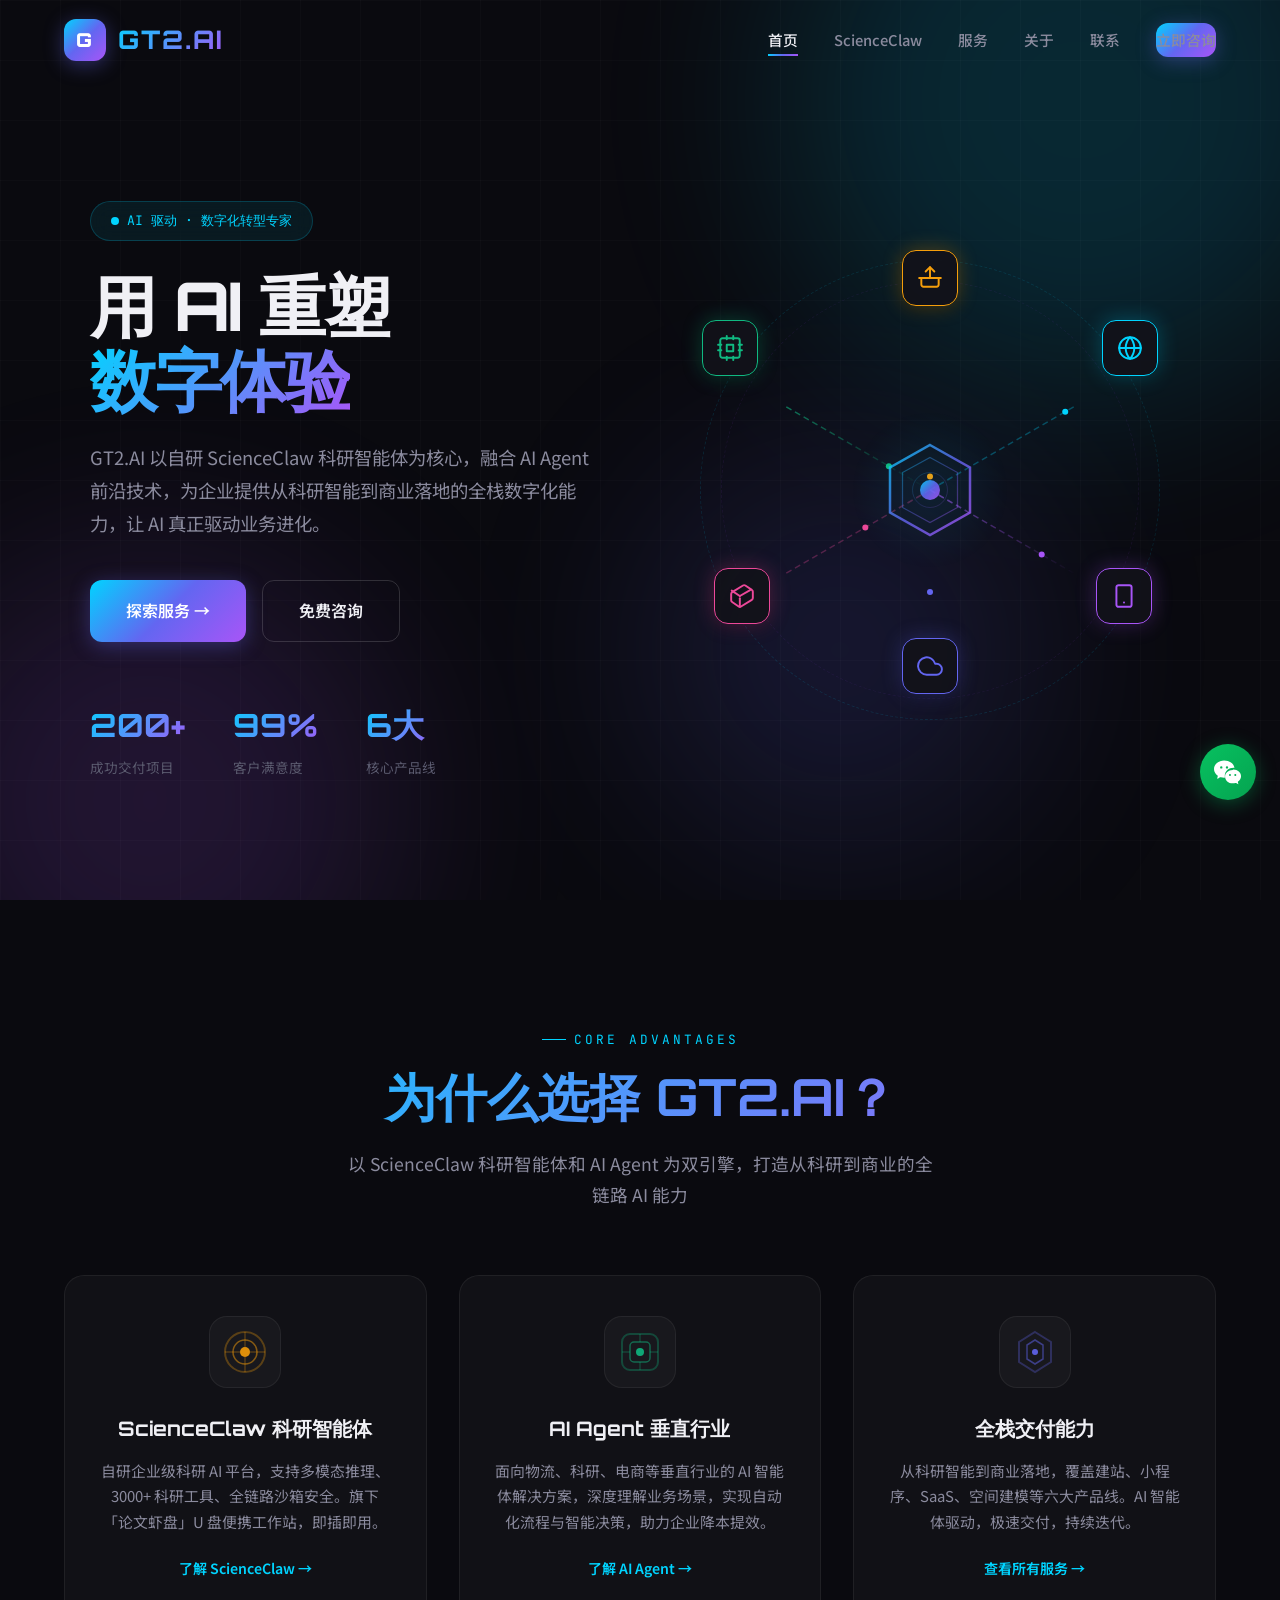
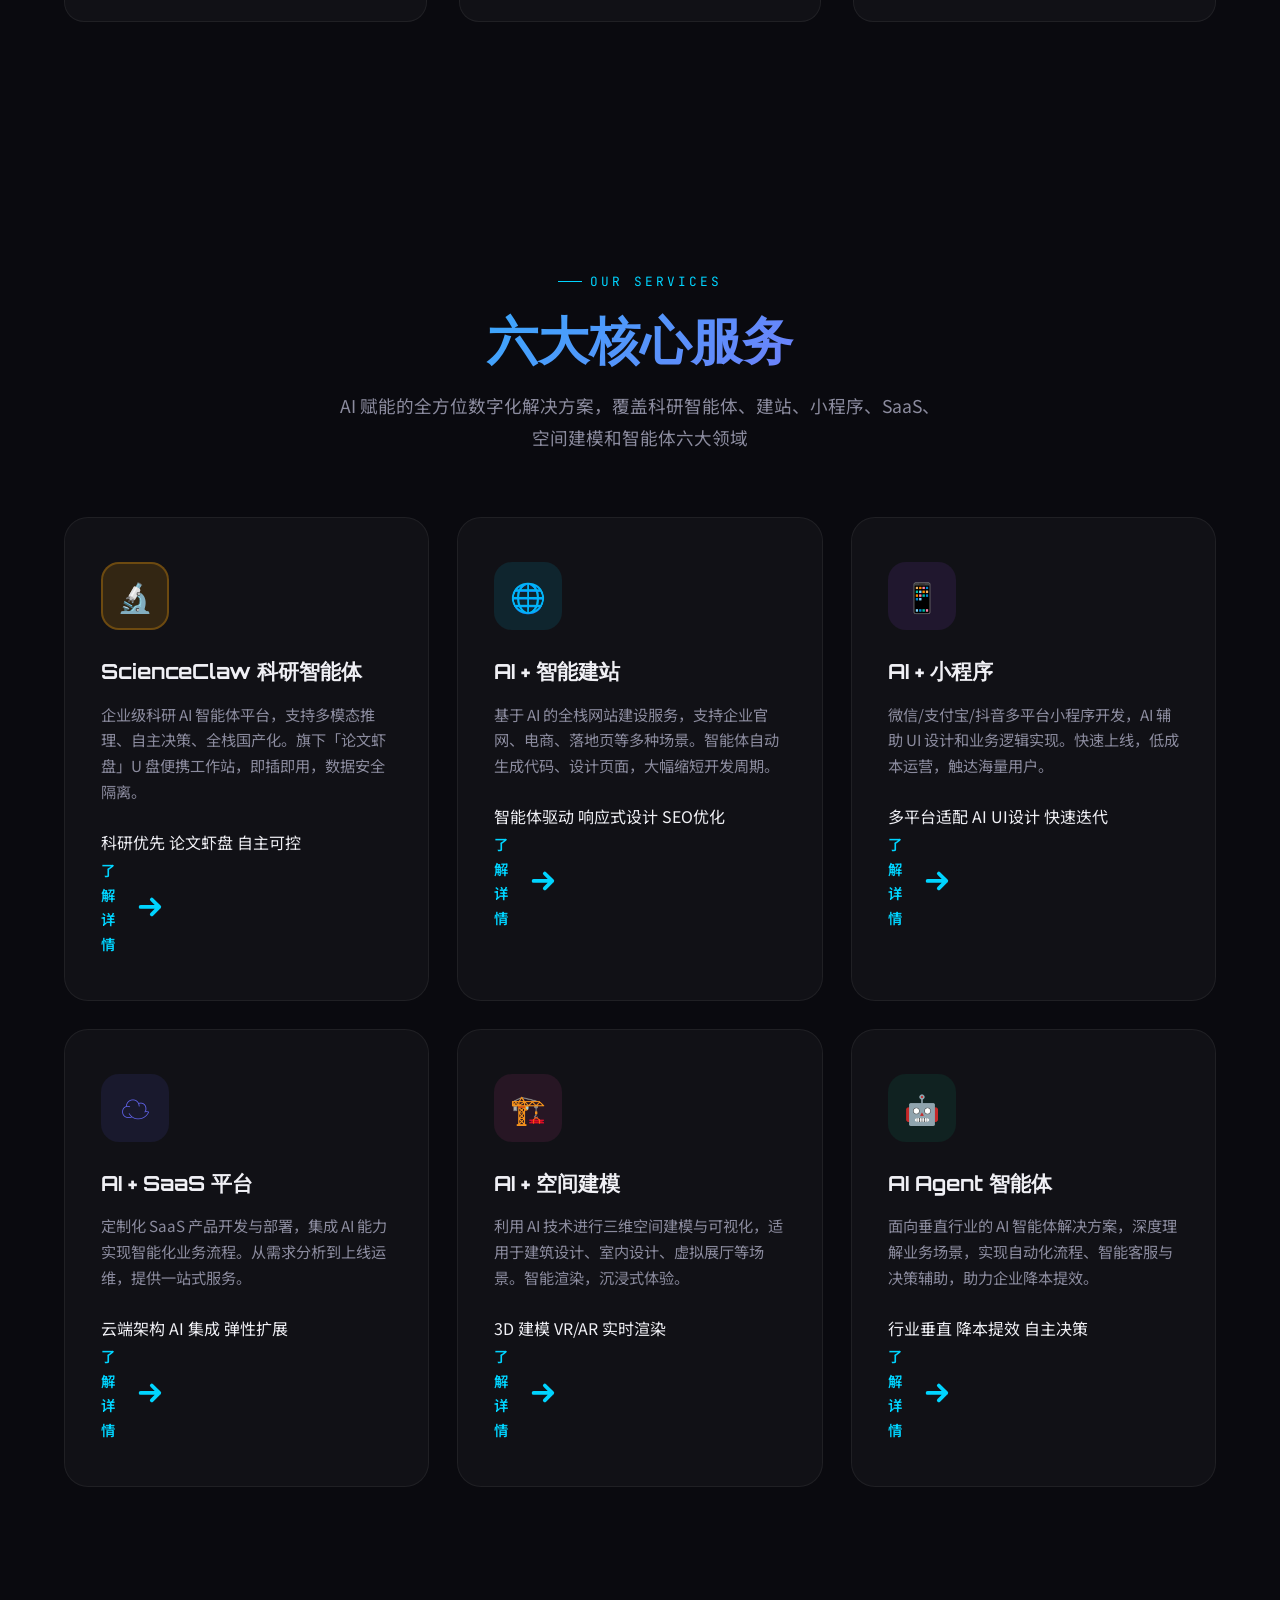
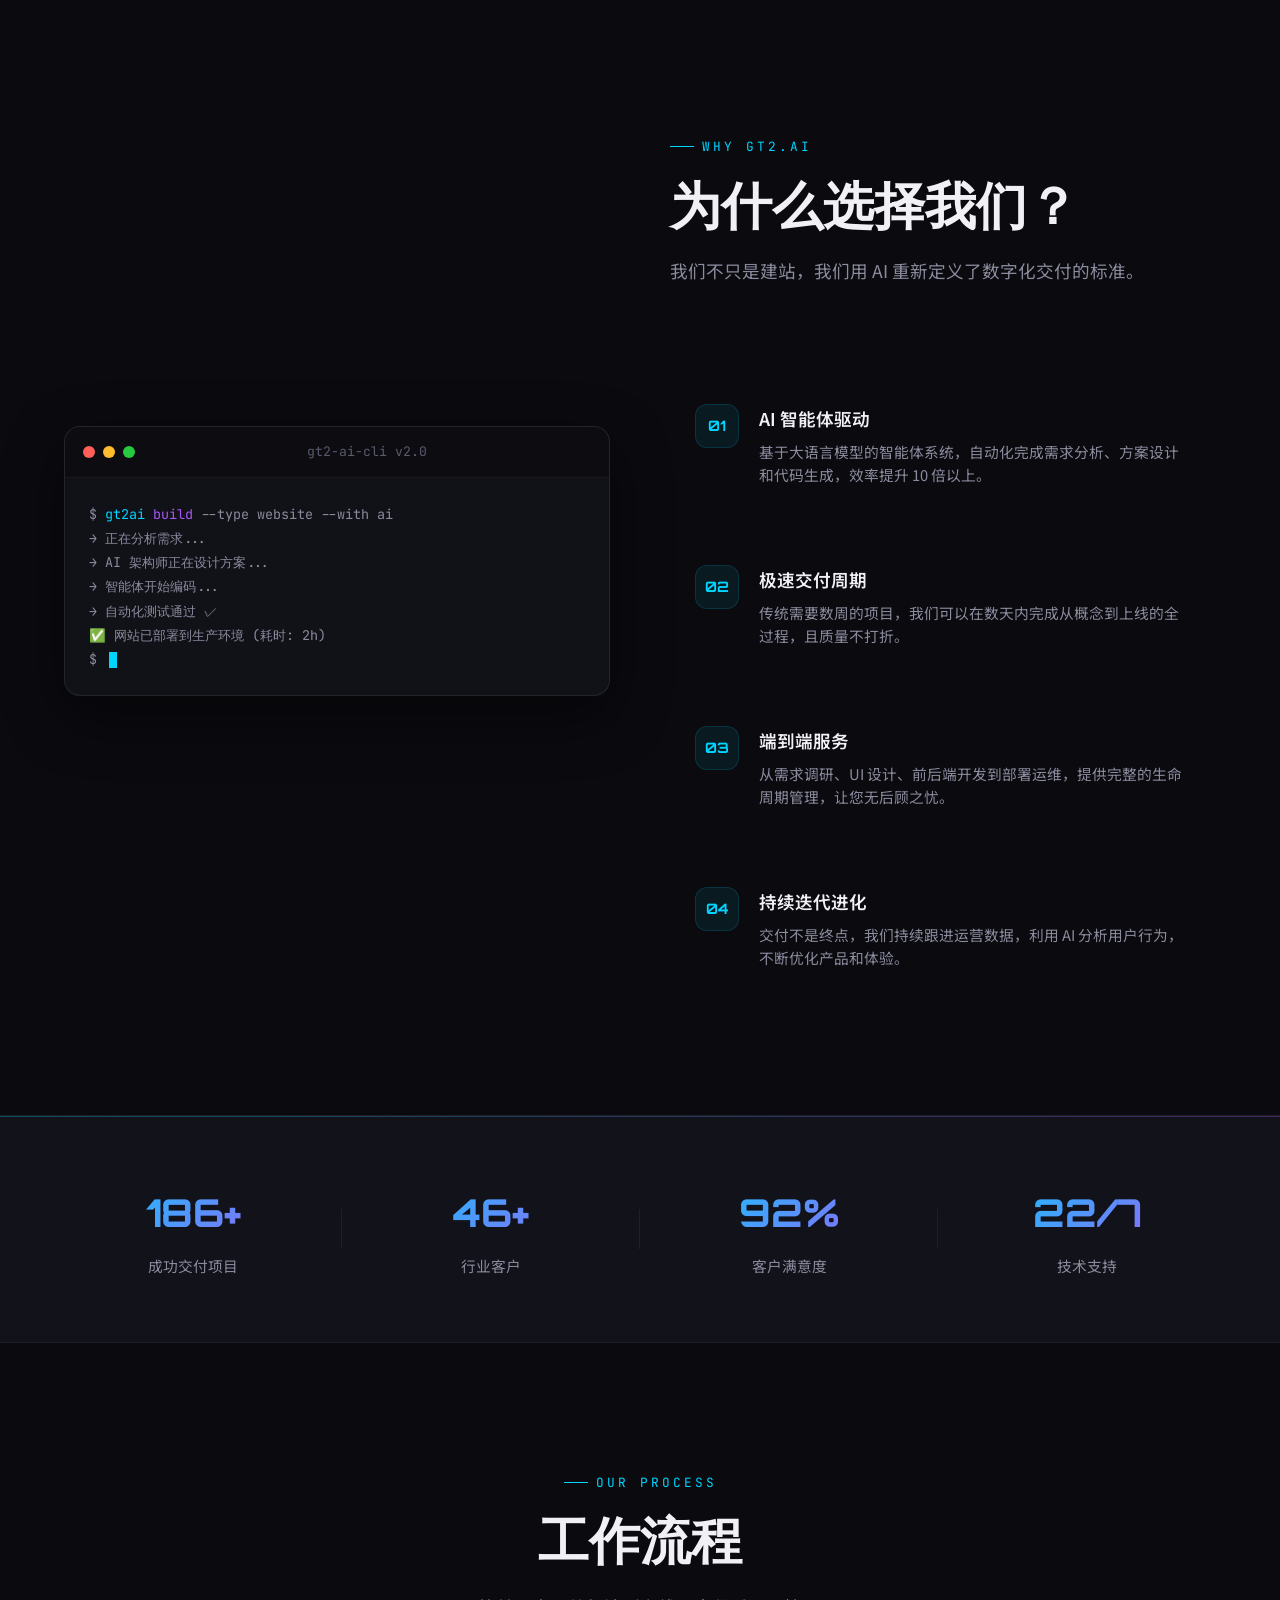
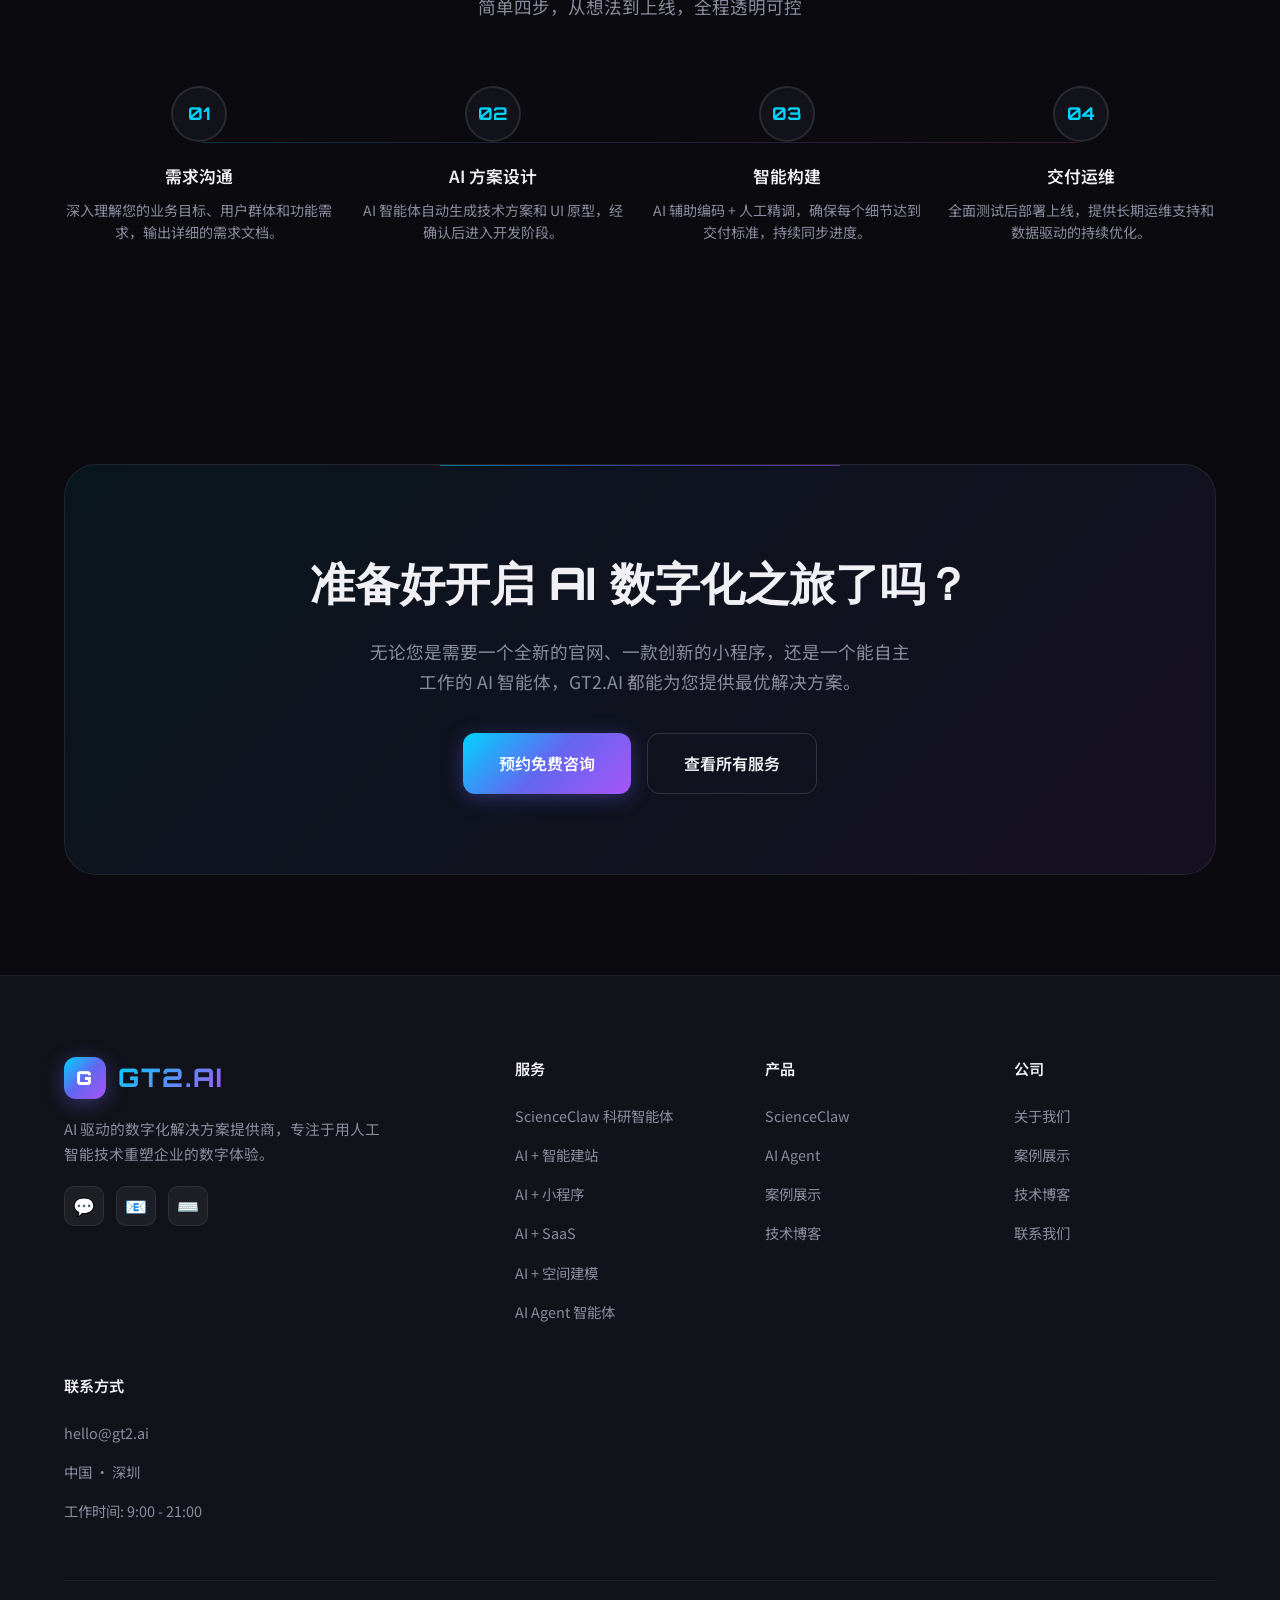
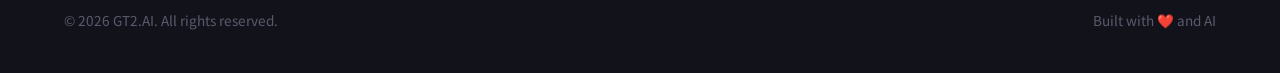
<file: index.html>
<!DOCTYPE html>
<html lang="zh-CN">
<head>
  <meta charset="UTF-8">
  <meta name="viewport" content="width=device-width, initial-scale=1.0">
  <title>GT2.AI - AI 驱动的数字化解决方案</title>
  <meta name="description" content="GT2.AI 以ScienceClaw科研智能体和AI Agent为核心，提供全栈数字化解决方案，让AI驱动业务进化。">
  <link rel="stylesheet" href="css/style.css">
</head>
<body>

  <!-- Background Effects -->
  <div class="bg-orbs">
    <div class="bg-orb bg-orb-1"></div>
    <div class="bg-orb bg-orb-2"></div>
    <div class="bg-orb bg-orb-3"></div>
  </div>
  <div class="bg-grid"></div>

  <!-- Navigation -->
  <nav class="navbar">
    <div class="container">
      <a href="index.html" class="nav-logo">
        <div class="logo-icon">G</div>
        <span>GT2.AI</span>
      </a>
      <ul class="nav-links">
        <li><a href="index.html" class="active">首页</a></li>
        <li><a href="scienceclaw.html">ScienceClaw</a></li>
        <li><a href="services.html">服务</a></li>
        <li><a href="about.html">关于</a></li>
        <li><a href="contact.html">联系</a></li>
        <li><a href="contact.html" class="btn btn-primary nav-cta">立即咨询</a></li>
      </ul>
      <button class="nav-toggle" aria-label="菜单">
        <span></span><span></span><span></span>
      </button>
    </div>
  </nav>

  <div class="content-wrapper">

    <!-- ==================== HERO ==================== -->
    <section class="hero" id="home">
      <div class="hero-container">
        <div class="hero-content">
          <div class="hero-badge">
            <span class="pulse-dot"></span>
            AI 驱动 · 数字化转型专家
          </div>
          <h1 class="hero-title">
            用 AI 重塑<br>
            <span class="gradient-text highlight">数字体验</span>
          </h1>
          <p class="hero-desc">
            GT2.AI 以自研 ScienceClaw 科研智能体为核心，融合 AI Agent 前沿技术，为企业提供从科研智能到商业落地的全栈数字化能力，让 AI 真正驱动业务进化。
          </p>
          <div class="hero-actions">
            <a href="services.html" class="btn btn-primary">
              探索服务 →
            </a>
            <a href="contact.html" class="btn btn-outline">
              免费咨询
            </a>
          </div>
          <div class="hero-stats">
            <div class="hero-stat">
              <div class="hero-stat-value">200+</div>
              <div class="hero-stat-label">成功交付项目</div>
            </div>
            <div class="hero-stat">
              <div class="hero-stat-value">99%</div>
              <div class="hero-stat-label">客户满意度</div>
            </div>
            <div class="hero-stat">
              <div class="hero-stat-value">6大</div>
              <div class="hero-stat-label">核心产品线</div>
            </div>
          </div>
        </div>
        <div class="hero-visual">
          <div class="hero-glow-bg"></div>
          <div class="hero-hex-container">
            <!-- Rotating outer ring -->
            <div class="hex-outer-ring"></div>
            <!-- Connection beams -->
            <svg class="hex-beams" viewBox="0 0 480 480" aria-hidden="true">
              <defs>
                <linearGradient id="beam-gold" x1="0%" y1="0%" x2="100%" y2="100%"><stop offset="0%" stop-color="rgba(245,158,11,0.6)"/><stop offset="100%" stop-color="rgba(245,158,11,0)"/></linearGradient>
                <linearGradient id="beam-cyan" x1="0%" y1="0%" x2="100%" y2="100%"><stop offset="0%" stop-color="rgba(0,212,255,0.6)"/><stop offset="100%" stop-color="rgba(0,212,255,0)"/></linearGradient>
                <linearGradient id="beam-purple" x1="0%" y1="0%" x2="100%" y2="100%"><stop offset="0%" stop-color="rgba(168,85,247,0.6)"/><stop offset="100%" stop-color="rgba(168,85,247,0)"/></linearGradient>
                <linearGradient id="beam-blue" x1="0%" y1="0%" x2="100%" y2="100%"><stop offset="0%" stop-color="rgba(99,102,241,0.6)"/><stop offset="100%" stop-color="rgba(99,102,241,0)"/></linearGradient>
                <linearGradient id="beam-pink" x1="0%" y1="0%" x2="100%" y2="100%"><stop offset="0%" stop-color="rgba(236,72,153,0.6)"/><stop offset="100%" stop-color="rgba(236,72,153,0)"/></linearGradient>
                <linearGradient id="beam-green" x1="0%" y1="0%" x2="100%" y2="100%"><stop offset="0%" stop-color="rgba(16,185,129,0.6)"/><stop offset="100%" stop-color="rgba(16,185,129,0)"/></linearGradient>
              </defs>
              <line x1="240" y1="240" x2="240" y2="70" stroke="url(#beam-gold)" stroke-width="1.5" stroke-dasharray="6 4" class="beam-line beam-1"/>
              <line x1="240" y1="240" x2="387" y2="155" stroke="url(#beam-cyan)" stroke-width="1.5" stroke-dasharray="6 4" class="beam-line beam-2"/>
              <line x1="240" y1="240" x2="387" y2="325" stroke="url(#beam-purple)" stroke-width="1.5" stroke-dasharray="6 4" class="beam-line beam-3"/>
              <line x1="240" y1="240" x2="240" y2="410" stroke="url(#beam-blue)" stroke-width="1.5" stroke-dasharray="6 4" class="beam-line beam-4"/>
              <line x1="240" y1="240" x2="93" y2="325" stroke="url(#beam-pink)" stroke-width="1.5" stroke-dasharray="6 4" class="beam-line beam-5"/>
              <line x1="240" y1="240" x2="93" y2="155" stroke="url(#beam-green)" stroke-width="1.5" stroke-dasharray="6 4" class="beam-line beam-6"/>
              <!-- Traveling particles -->
              <circle r="3" fill="#f59e0b" class="hex-particle p-1"><animateMotion dur="2.5s" repeatCount="indefinite" path="M240,240 L240,70"/></circle>
              <circle r="3" fill="#00d4ff" class="hex-particle p-2"><animateMotion dur="2.5s" repeatCount="indefinite" begin="0.4s" path="M240,240 L387,155"/></circle>
              <circle r="3" fill="#a855f7" class="hex-particle p-3"><animateMotion dur="2.5s" repeatCount="indefinite" begin="0.8s" path="M240,240 L387,325"/></circle>
              <circle r="3" fill="#6366f1" class="hex-particle p-4"><animateMotion dur="2.5s" repeatCount="indefinite" begin="1.2s" path="M240,240 L240,410"/></circle>
              <circle r="3" fill="#ec4899" class="hex-particle p-5"><animateMotion dur="2.5s" repeatCount="indefinite" begin="1.6s" path="M240,240 L93,325"/></circle>
              <circle r="3" fill="#10b981" class="hex-particle p-6"><animateMotion dur="2.5s" repeatCount="indefinite" begin="2.0s" path="M240,240 L93,155"/></circle>
            </svg>
            <!-- Central AI Core -->
            <div class="hex-core">
              <svg viewBox="0 0 80 80" class="hex-core-svg">
                <defs>
                  <linearGradient id="coreGrad" x1="0%" y1="0%" x2="100%" y2="100%">
                    <stop offset="0%" stop-color="#00d4ff"/>
                    <stop offset="50%" stop-color="#6366f1"/>
                    <stop offset="100%" stop-color="#a855f7"/>
                  </linearGradient>
                </defs>
                <polygon points="40,4 72,22 72,58 40,76 8,58 8,22" fill="none" stroke="url(#coreGrad)" stroke-width="2" opacity="0.8"/>
                <polygon points="40,14 62,26 62,54 40,66 18,54 18,26" fill="none" stroke="url(#coreGrad)" stroke-width="1" opacity="0.4"/>
                <circle cx="40" cy="40" r="8" fill="url(#coreGrad)" opacity="0.9"/>
                <circle cx="40" cy="40" r="14" fill="none" stroke="url(#coreGrad)" stroke-width="0.5" opacity="0.3"/>
              </svg>
              <div class="hex-core-pulse"></div>
            </div>
            <!-- Service Nodes -->
            <div class="hex-node hn-1" data-service="ScienceClaw">
              <div class="hex-node-inner" style="--node-color:#f59e0b;">
                <svg viewBox="0 0 24 24" fill="none" stroke="currentColor" stroke-width="1.8" stroke-linecap="round" stroke-linejoin="round"><path d="M2 12h20"/><path d="M20 12v6a2 2 0 0 1-2 2H6a2 2 0 0 1-2-2v-6"/><path d="M12 2v10"/><path d="m8 6 4-4 4 4"/></svg>
              </div>
              <span class="hex-node-label">ScienceClaw</span>
            </div>
            <div class="hex-node hn-2" data-service="AI建站">
              <div class="hex-node-inner" style="--node-color:#00d4ff;">
                <svg viewBox="0 0 24 24" fill="none" stroke="currentColor" stroke-width="1.8" stroke-linecap="round" stroke-linejoin="round"><circle cx="12" cy="12" r="10"/><path d="M2 12h20"/><path d="M12 2a15.3 15.3 0 0 1 4 10 15.3 15.3 0 0 1-4 10 15.3 15.3 0 0 1-4-10 15.3 15.3 0 0 1 4-10z"/></svg>
              </div>
              <span class="hex-node-label">AI + 建站</span>
            </div>
            <div class="hex-node hn-3" data-service="AI小程序">
              <div class="hex-node-inner" style="--node-color:#a855f7;">
                <svg viewBox="0 0 24 24" fill="none" stroke="currentColor" stroke-width="1.8" stroke-linecap="round" stroke-linejoin="round"><rect x="5" y="2" width="14" height="20" rx="2" ry="2"/><path d="M12 18h.01"/></svg>
              </div>
              <span class="hex-node-label">AI + 小程序</span>
            </div>
            <div class="hex-node hn-4" data-service="AI SaaS">
              <div class="hex-node-inner" style="--node-color:#6366f1;">
                <svg viewBox="0 0 24 24" fill="none" stroke="currentColor" stroke-width="1.8" stroke-linecap="round" stroke-linejoin="round"><path d="M18 10h-1.26A8 8 0 1 0 9 20h9a5 5 0 0 0 0-10z"/></svg>
              </div>
              <span class="hex-node-label">AI + SaaS</span>
            </div>
            <div class="hex-node hn-5" data-service="AI建模">
              <div class="hex-node-inner" style="--node-color:#ec4899;">
                <svg viewBox="0 0 24 24" fill="none" stroke="currentColor" stroke-width="1.8" stroke-linecap="round" stroke-linejoin="round"><path d="m21.12 6.4-6.05-4.06a2 2 0 0 0-2.17-.05L2.95 8.41a2 2 0 0 0-.95 1.7v5.82a2 2 0 0 0 .88 1.66l6.05 4.07a2 2 0 0 0 2.17.05l9.95-6.12a2 2 0 0 0 .95-1.7V8.06a2 2 0 0 0-.88-1.66Z"/><path d="M10 22v-8"/><path d="M10 12 2.5 7"/><path d="M10 12l9.5-5.5"/></svg>
              </div>
              <span class="hex-node-label">AI + 空间建模</span>
            </div>
            <div class="hex-node hn-6" data-service="AI Agent">
              <div class="hex-node-inner" style="--node-color:#10b981;">
                <svg viewBox="0 0 24 24" fill="none" stroke="currentColor" stroke-width="1.8" stroke-linecap="round" stroke-linejoin="round"><rect x="3" y="3" width="18" height="18" rx="2" ry="2"/><path d="M9 9h6v6H9z"/><path d="M9 1v3"/><path d="M15 1v3"/><path d="M9 20v3"/><path d="M15 20v3"/><path d="M20 9h3"/><path d="M20 14h3"/><path d="M1 9h3"/><path d="M1 14h3"/></svg>
              </div>
              <span class="hex-node-label">AI Agent</span>
            </div>
          </div>
        </div>
      </div>
    </section>

    <!-- ==================== CORE POSITIONING ==================== -->
    <section class="section" id="core-positioning">
      <div class="container">
        <div class="section-header animate-on-scroll">
          <div class="section-label">Core Advantages</div>
          <h2 class="section-title gradient-text">为什么选择 GT2.AI？</h2>
          <p class="section-desc">以 ScienceClaw 科研智能体和 AI Agent 为双引擎，打造从科研到商业的全链路 AI 能力</p>
        </div>
        <div class="core-grid">
          
          <!-- Core 1: ScienceClaw -->
          <div class="core-card animate-on-scroll delay-1">
            <div class="core-icon" style="--core-color:#f59e0b;">
              <svg viewBox="0 0 48 48" fill="none">
                <circle cx="24" cy="24" r="20" stroke="#f59e0b" stroke-width="2" opacity="0.3"/>
                <circle cx="24" cy="24" r="12" stroke="#f59e0b" stroke-width="1.5" opacity="0.5"/>
                <circle cx="24" cy="24" r="5" fill="#f59e0b" opacity="0.9"/>
                <line x1="24" y1="4" x2="24" y2="19" stroke="#f59e0b" stroke-width="1" opacity="0.4"/>
                <line x1="24" y1="29" x2="24" y2="44" stroke="#f59e0b" stroke-width="1" opacity="0.4"/>
                <line x1="4" y1="24" x2="19" y2="24" stroke="#f59e0b" stroke-width="1" opacity="0.4"/>
                <line x1="29" y1="24" x2="44" y2="24" stroke="#f59e0b" stroke-width="1" opacity="0.4"/>
              </svg>
            </div>
            <h3 class="core-title">ScienceClaw 科研智能体</h3>
            <p class="core-desc">自研企业级科研 AI 平台，支持多模态推理、3000+ 科研工具、全链路沙箱安全。旗下「论文虾盘」U 盘便携工作站，即插即用。</p>
            <a href="scienceclaw.html" class="core-link">了解 ScienceClaw →</a>
          </div>
          
          <!-- Core 2: AI Agent -->
          <div class="core-card animate-on-scroll delay-2">
            <div class="core-icon" style="--core-color:#10b981;">
              <svg viewBox="0 0 48 48" fill="none">
                <rect x="6" y="6" width="36" height="36" rx="8" stroke="#10b981" stroke-width="2" opacity="0.3"/>
                <rect x="14" y="14" width="20" height="20" rx="4" stroke="#10b981" stroke-width="1.5" opacity="0.5"/>
                <circle cx="24" cy="24" r="4" fill="#10b981" opacity="0.9"/>
                <line x1="24" y1="6" x2="24" y2="14" stroke="#10b981" stroke-width="1" opacity="0.4"/>
                <line x1="24" y1="34" x2="24" y2="42" stroke="#10b981" stroke-width="1" opacity="0.4"/>
                <line x1="6" y1="24" x2="14" y2="24" stroke="#10b981" stroke-width="1" opacity="0.4"/>
                <line x1="34" y1="24" x2="42" y2="24" stroke="#10b981" stroke-width="1" opacity="0.4"/>
              </svg>
            </div>
            <h3 class="core-title">AI Agent 垂直行业</h3>
            <p class="core-desc">面向物流、科研、电商等垂直行业的 AI 智能体解决方案，深度理解业务场景，实现自动化流程与智能决策，助力企业降本提效。</p>
            <a href="services.html#ai-agent" class="core-link">了解 AI Agent →</a>
          </div>
          
          <!-- Core 3: Full Stack -->
          <div class="core-card animate-on-scroll delay-3">
            <div class="core-icon" style="--core-color:#6366f1;">
              <svg viewBox="0 0 48 48" fill="none">
                <path d="M24 4 L40 14 L40 34 L24 44 L8 34 L8 14 Z" stroke="#6366f1" stroke-width="2" opacity="0.3"/>
                <path d="M24 12 L32 17 L32 31 L24 36 L16 31 L16 17 Z" stroke="#6366f1" stroke-width="1.5" opacity="0.5"/>
                <circle cx="24" cy="24" r="3" fill="#6366f1" opacity="0.9"/>
              </svg>
            </div>
            <h3 class="core-title">全栈交付能力</h3>
            <p class="core-desc">从科研智能到商业落地，覆盖建站、小程序、SaaS、空间建模等六大产品线。AI 智能体驱动，极速交付，持续迭代。</p>
            <a href="services.html" class="core-link">查看所有服务 →</a>
          </div>
          
        </div>
      </div>
    </section>

    <!-- ==================== SERVICES ==================== -->
    <section class="section" id="services">
      <div class="container">
          <div class="section-header animate-on-scroll">
            <div class="section-label">Our Services</div>
            <h2 class="section-title gradient-text">六大核心服务</h2>
            <p class="section-desc">AI 赋能的全方位数字化解决方案，覆盖科研智能体、建站、小程序、SaaS、空间建模和智能体六大领域</p>
          </div>
        <div class="services-grid">
          
          <!-- ScienceClaw - 首位核心服务 -->
          <div class="service-card sc-0 animate-on-scroll delay-1">
            <div class="service-icon si-0">🔬</div>
            <h3>ScienceClaw 科研智能体</h3>
            <p>企业级科研 AI 智能体平台，支持多模态推理、自主决策、全栈国产化。旗下「论文虾盘」U 盘便携工作站，即插即用，数据安全隔离。</p>
            <div class="service-tags">
              <span class="service-tag">科研优先</span>
              <span class="service-tag">论文虾盘</span>
              <span class="service-tag">自主可控</span>
            </div>
            <a href="scienceclaw.html" class="service-link">
              了解详情
              <svg viewBox="0 0 16 16" fill="none"><path d="M3 8h10M9 4l4 4-4 4" stroke="currentColor" stroke-width="2" stroke-linecap="round" stroke-linejoin="round"/></svg>
            </a>
          </div>
          
          <div class="service-card sc-1 animate-on-scroll delay-2">
            <div class="service-icon si-1">🌐</div>
            <h3>AI + 智能建站</h3>
            <p>基于 AI 的全栈网站建设服务，支持企业官网、电商、落地页等多种场景。智能体自动生成代码、设计页面，大幅缩短开发周期。</p>
            <div class="service-tags">
              <span class="service-tag">智能体驱动</span>
              <span class="service-tag">响应式设计</span>
              <span class="service-tag">SEO优化</span>
            </div>
            <a href="services.html#ai-build" class="service-link">
              了解详情
              <svg viewBox="0 0 16 16" fill="none"><path d="M3 8h10M9 4l4 4-4 4" stroke="currentColor" stroke-width="2" stroke-linecap="round" stroke-linejoin="round"/></svg>
            </a>
          </div>

          <div class="service-card sc-2 animate-on-scroll delay-2">
            <div class="service-icon si-2">📱</div>
            <h3>AI + 小程序</h3>
            <p>微信/支付宝/抖音多平台小程序开发，AI 辅助 UI 设计和业务逻辑实现。快速上线，低成本运营，触达海量用户。</p>
            <div class="service-tags">
              <span class="service-tag">多平台适配</span>
              <span class="service-tag">AI UI设计</span>
              <span class="service-tag">快速迭代</span>
            </div>
            <a href="services.html#ai-miniapp" class="service-link">
              了解详情
              <svg viewBox="0 0 16 16" fill="none"><path d="M3 8h10M9 4l4 4-4 4" stroke="currentColor" stroke-width="2" stroke-linecap="round" stroke-linejoin="round"/></svg>
            </a>
          </div>

          <div class="service-card sc-3 animate-on-scroll delay-3">
            <div class="service-icon si-3">☁️</div>
            <h3>AI + SaaS 平台</h3>
            <p>定制化 SaaS 产品开发与部署，集成 AI 能力实现智能化业务流程。从需求分析到上线运维，提供一站式服务。</p>
            <div class="service-tags">
              <span class="service-tag">云端架构</span>
              <span class="service-tag">AI 集成</span>
              <span class="service-tag">弹性扩展</span>
            </div>
            <a href="services.html#ai-saas" class="service-link">
              了解详情
              <svg viewBox="0 0 16 16" fill="none"><path d="M3 8h10M9 4l4 4-4 4" stroke="currentColor" stroke-width="2" stroke-linecap="round" stroke-linejoin="round"/></svg>
            </a>
          </div>

          <div class="service-card sc-4 animate-on-scroll delay-4">
            <div class="service-icon si-4">🏗️</div>
            <h3>AI + 空间建模</h3>
            <p>利用 AI 技术进行三维空间建模与可视化，适用于建筑设计、室内设计、虚拟展厅等场景。智能渲染，沉浸式体验。</p>
            <div class="service-tags">
              <span class="service-tag">3D 建模</span>
              <span class="service-tag">VR/AR</span>
              <span class="service-tag">实时渲染</span>
            </div>
            <a href="services.html#ai-modeling" class="service-link">
              了解详情
              <svg viewBox="0 0 16 16" fill="none"><path d="M3 8h10M9 4l4 4-4 4" stroke="currentColor" stroke-width="2" stroke-linecap="round" stroke-linejoin="round"/></svg>
            </a>
          </div>

          <div class="service-card sc-5 animate-on-scroll delay-1">
            <div class="service-icon si-5">🤖</div>
            <h3>AI Agent 智能体</h3>
            <p>面向垂直行业的 AI 智能体解决方案，深度理解业务场景，实现自动化流程、智能客服与决策辅助，助力企业降本提效。</p>
            <div class="service-tags">
              <span class="service-tag">行业垂直</span>
              <span class="service-tag">降本提效</span>
              <span class="service-tag">自主决策</span>
            </div>
            <a href="services.html#ai-agent" class="service-link">
              了解详情
              <svg viewBox="0 0 16 16" fill="none"><path d="M3 8h10M9 4l4 4-4 4" stroke="currentColor" stroke-width="2" stroke-linecap="round" stroke-linejoin="round"/></svg>
            </a>
          </div>

        </div>
      </div>
    </section>

    <!-- ==================== FEATURES / WHY US ==================== -->
    <section class="section" id="features">
      <div class="container">
        <div class="features-showcase">
          <div class="feature-visual animate-on-scroll">
            <div class="feature-terminal">
              <div class="terminal-header">
                <div class="terminal-dot td-red"></div>
                <div class="terminal-dot td-yellow"></div>
                <div class="terminal-dot td-green"></div>
                <div class="terminal-title">gt2-ai-cli v2.0</div>
              </div>
              <div class="terminal-body">
                <div class="terminal-line">$ <span class="tc">gt2ai</span> <span class="tp">build</span> <span class="flag">--type</span> website <span class="flag">--with</span> ai</div>
                <div class="terminal-line output">→ 正在分析需求...</div>
                <div class="terminal-line output">→ AI 架构师正在设计方案...</div>
                <div class="terminal-line output">→ 智能体开始编码...</div>
                <div class="terminal-line output">→ 自动化测试通过 ✓</div>
                <div class="terminal-line success">✅ 网站已部署到生产环境 (耗时: 2h)</div>
                <div class="terminal-line">$ <span class="tcursr"></span></div>
              </div>
            </div>
          </div>
          <div class="feature-list">
            <div class="section-header" style="text-align:left;">
              <div class="section-label">Why GT2.AI</div>
              <h2 class="section-title">为什么选择我们？</h2>
              <p class="section-desc">我们不只是建站，我们用 AI 重新定义了数字化交付的标准。</p>
            </div>
            
            <div class="feature-item animate-on-scroll delay-1">
              <div class="feature-num">01</div>
              <div class="feature-info">
                <h4>AI 智能体驱动</h4>
                <p>基于大语言模型的智能体系统，自动化完成需求分析、方案设计和代码生成，效率提升 10 倍以上。</p>
              </div>
            </div>
            
            <div class="feature-item animate-on-scroll delay-2">
              <div class="feature-num">02</div>
              <div class="feature-info">
                <h4>极速交付周期</h4>
                <p>传统需要数周的项目，我们可以在数天内完成从概念到上线的全过程，且质量不打折。</p>
              </div>
            </div>
            
            <div class="feature-item animate-on-scroll delay-3">
              <div class="feature-num">03</div>
              <div class="feature-info">
                <h4>端到端服务</h4>
                <p>从需求调研、UI 设计、前后端开发到部署运维，提供完整的生命周期管理，让您无后顾之忧。</p>
              </div>
            </div>
            
            <div class="feature-item animate-on-scroll delay-4">
              <div class="feature-num">04</div>
              <div class="feature-info">
                <h4>持续迭代进化</h4>
                <p>交付不是终点，我们持续跟进运营数据，利用 AI 分析用户行为，不断优化产品和体验。</p>
              </div>
            </div>
          </div>
        </div>
      </div>
    </section>

    <!-- ==================== STATS BAR ==================== -->
    <section class="stats-bar">
      <div class="container">
        <div class="stats-grid">
          <div class="stat-item animate-on-scroll">
            <div class="stat-number">200+</div>
            <div class="stat-label">成功交付项目</div>
          </div>
          <div class="stat-item animate-on-scroll delay-1">
            <div class="stat-number">50+</div>
            <div class="stat-label">行业客户</div>
          </div>
          <div class="stat-item animate-on-scroll delay-2">
            <div class="stat-number">99%</div>
            <div class="stat-label">客户满意度</div>
          </div>
          <div class="stat-item animate-on-scroll delay-3">
            <div class="stat-number">24/7</div>
            <div class="stat-label">技术支持</div>
          </div>
        </div>
      </div>
    </section>

    <!-- ==================== PROCESS ==================== -->
    <section class="section" id="process">
      <div class="container">
        <div class="section-header animate-on-scroll">
          <div class="section-label">Our Process</div>
          <h2 class="section-title">工作流程</h2>
          <p class="section-desc">简单四步，从想法到上线，全程透明可控</p>
        </div>
        <div class="process-timeline">
          <div class="process-step animate-on-scroll delay-1">
            <div class="process-step-num">01</div>
            <h4>需求沟通</h4>
            <p>深入理解您的业务目标、用户群体和功能需求，输出详细的需求文档。</p>
          </div>
          <div class="process-step animate-on-scroll delay-2">
            <div class="process-step-num">02</div>
            <h4>AI 方案设计</h4>
            <p>AI 智能体自动生成技术方案和 UI 原型，经确认后进入开发阶段。</p>
          </div>
          <div class="process-step animate-on-scroll delay-3">
            <div class="process-step-num">03</div>
            <h4>智能构建</h4>
            <p>AI 辅助编码 + 人工精调，确保每个细节达到交付标准，持续同步进度。</p>
          </div>
          <div class="process-step animate-on-scroll delay-4">
            <div class="process-step-num">04</div>
            <h4>交付运维</h4>
            <p>全面测试后部署上线，提供长期运维支持和数据驱动的持续优化。</p>
          </div>
        </div>
      </div>
    </section>

    <!-- ==================== CTA ==================== -->
    <section class="cta-section">
      <div class="container">
        <div class="cta-box animate-on-scroll">
          <div class="cta-glow"></div>
          <h2 class="cta-title">准备好开启 AI 数字化之旅了吗？</h2>
          <p class="cta-desc">无论您是需要一个全新的官网、一款创新的小程序，还是一个能自主工作的 AI 智能体，GT2.AI 都能为您提供最优解决方案。</p>
          <div style="display:flex;gap:16px;justify-content:center;position:relative;z-index:1;">
            <a href="contact.html" class="btn btn-primary">预约免费咨询</a>
            <a href="services.html" class="btn btn-outline">查看所有服务</a>
          </div>
        </div>
      </div>
    </section>

  </div><!-- end content-wrapper -->

  <!-- ==================== FOOTER ==================== -->
  <footer class="footer">
    <div class="container">
      <div class="footer-grid">
        <div class="footer-brand">
          <a href="index.html" class="nav-logo">
            <div class="logo-icon">G</div>
            <span>GT2.AI</span>
          </a>
          <p>AI 驱动的数字化解决方案提供商，专注于用人工智能技术重塑企业的数字体验。</p>
          <div class="footer-social">
            <a href="#" title="微信">💬</a>
            <a href="#" title="邮箱">📧</a>
            <a href="#" title="GitHub">⌨️</a>
          </div>
        </div>
        <div class="footer-col">
          <h4>服务</h4>
          <ul>
            <li><a href="scienceclaw.html">ScienceClaw 科研智能体</a></li>
            <li><a href="services.html#ai-build">AI + 智能建站</a></li>
            <li><a href="services.html#ai-miniapp">AI + 小程序</a></li>
            <li><a href="services.html#ai-saas">AI + SaaS</a></li>
            <li><a href="services.html#ai-modeling">AI + 空间建模</a></li>
            <li><a href="services.html#ai-agent">AI Agent 智能体</a></li>
          </ul>
        </div>
        <div class="footer-col">
          <h4>产品</h4>
          <ul>
            <li><a href="scienceclaw.html">ScienceClaw</a></li>
            <li><a href="services.html#ai-agent">AI Agent</a></li>
            <li><a href="#">案例展示</a></li>
            <li><a href="#">技术博客</a></li>
          </ul>
        </div>
        <div class="footer-col">
          <h4>公司</h4>
          <ul>
            <li><a href="about.html">关于我们</a></li>
            <li><a href="cases.html">案例展示</a></li>
            <li><a href="#">技术博客</a></li>
            <li><a href="contact.html">联系我们</a></li>
          </ul>
        </div>
        <div class="footer-col">
          <h4>联系方式</h4>
          <ul>
            <li><a href="mailto:hello@gt2.ai">hello@gt2.ai</a></li>
            <li><a href="#">中国 · 深圳</a></li>
            <li><a href="#">工作时间: 9:00 - 21:00</a></li>
          </ul>
        </div>
      </div>
      <div class="footer-bottom">
        <span>&copy; 2026 GT2.AI. All rights reserved.</span>
        <span>Built with ❤️ and AI</span>
      </div>
    </div>
  </footer>

  <!-- Side WeChat Customer Service -->
  <div class="side-contact">
    <button class="side-contact-btn" aria-label="微信咨询">
      <svg viewBox="0 0 24 24" fill="currentColor"><path d="M8.691 2.188C3.891 2.188 0 5.476 0 9.53c0 2.212 1.17 4.203 3.002 5.55a.59.59 0 0 1 .213.665l-.39 1.48c-.019.07-.048.141-.048.213 0 .163.13.295.29.295a.326.326 0 0 0 .167-.054l1.903-1.114a.864.864 0 0 1 .717-.098 10.16 10.16 0 0 0 2.837.403c.276 0 .543-.027.811-.05a6.093 6.093 0 0 1-.249-1.7c0-3.685 3.37-6.676 7.517-6.676.265 0 .524.019.783.038C16.98 4.746 13.177 2.188 8.691 2.188zm-2.46 4.84a1.01 1.01 0 1 1 0 2.022 1.01 1.01 0 0 1 0-2.022zm4.908 0a1.01 1.01 0 1 1 0 2.022 1.01 1.01 0 0 1 0-2.022zm4.826 3.278c-3.57 0-6.468 2.554-6.468 5.7 0 3.148 2.898 5.7 6.468 5.7a8.34 8.34 0 0 0 2.343-.332.714.714 0 0 1 .594.08l1.574.922a.27.27 0 0 0 .138.045c.133 0 .24-.108.24-.242a.54.54 0 0 0-.04-.175l-.322-1.224a.487.487 0 0 1 .176-.55c1.517-1.114 2.493-2.779 2.493-4.624 0-3.146-2.897-5.7-6.468-5.7zm-2.28 3.39a.865.865 0 1 1 0 1.73.865.865 0 0 1 0-1.73zm4.56 0a.865.865 0 1 1 0 1.73.865.865 0 0 1 0-1.73z"/></svg>
      <span class="side-contact-tooltip">微信咨询</span>
    </button>
    <div class="side-contact-panel">
      <div class="side-contact-header">
        <span>扫码联系微信客服</span>
        <button class="side-contact-close" aria-label="关闭">&times;</button>
      </div>
      <div class="side-contact-body">
        <img src="images/wechat-qr.jpg" alt="微信客服二维码" class="side-contact-qr">
        <p class="side-contact-hint">微信扫一扫，立即咨询</p>
        <p class="side-contact-subhint">工作日 9:00 - 21:00 在线</p>
      </div>
    </div>
  </div>

  <script src="js/main.js"></script>
</body>
</html>
</file>
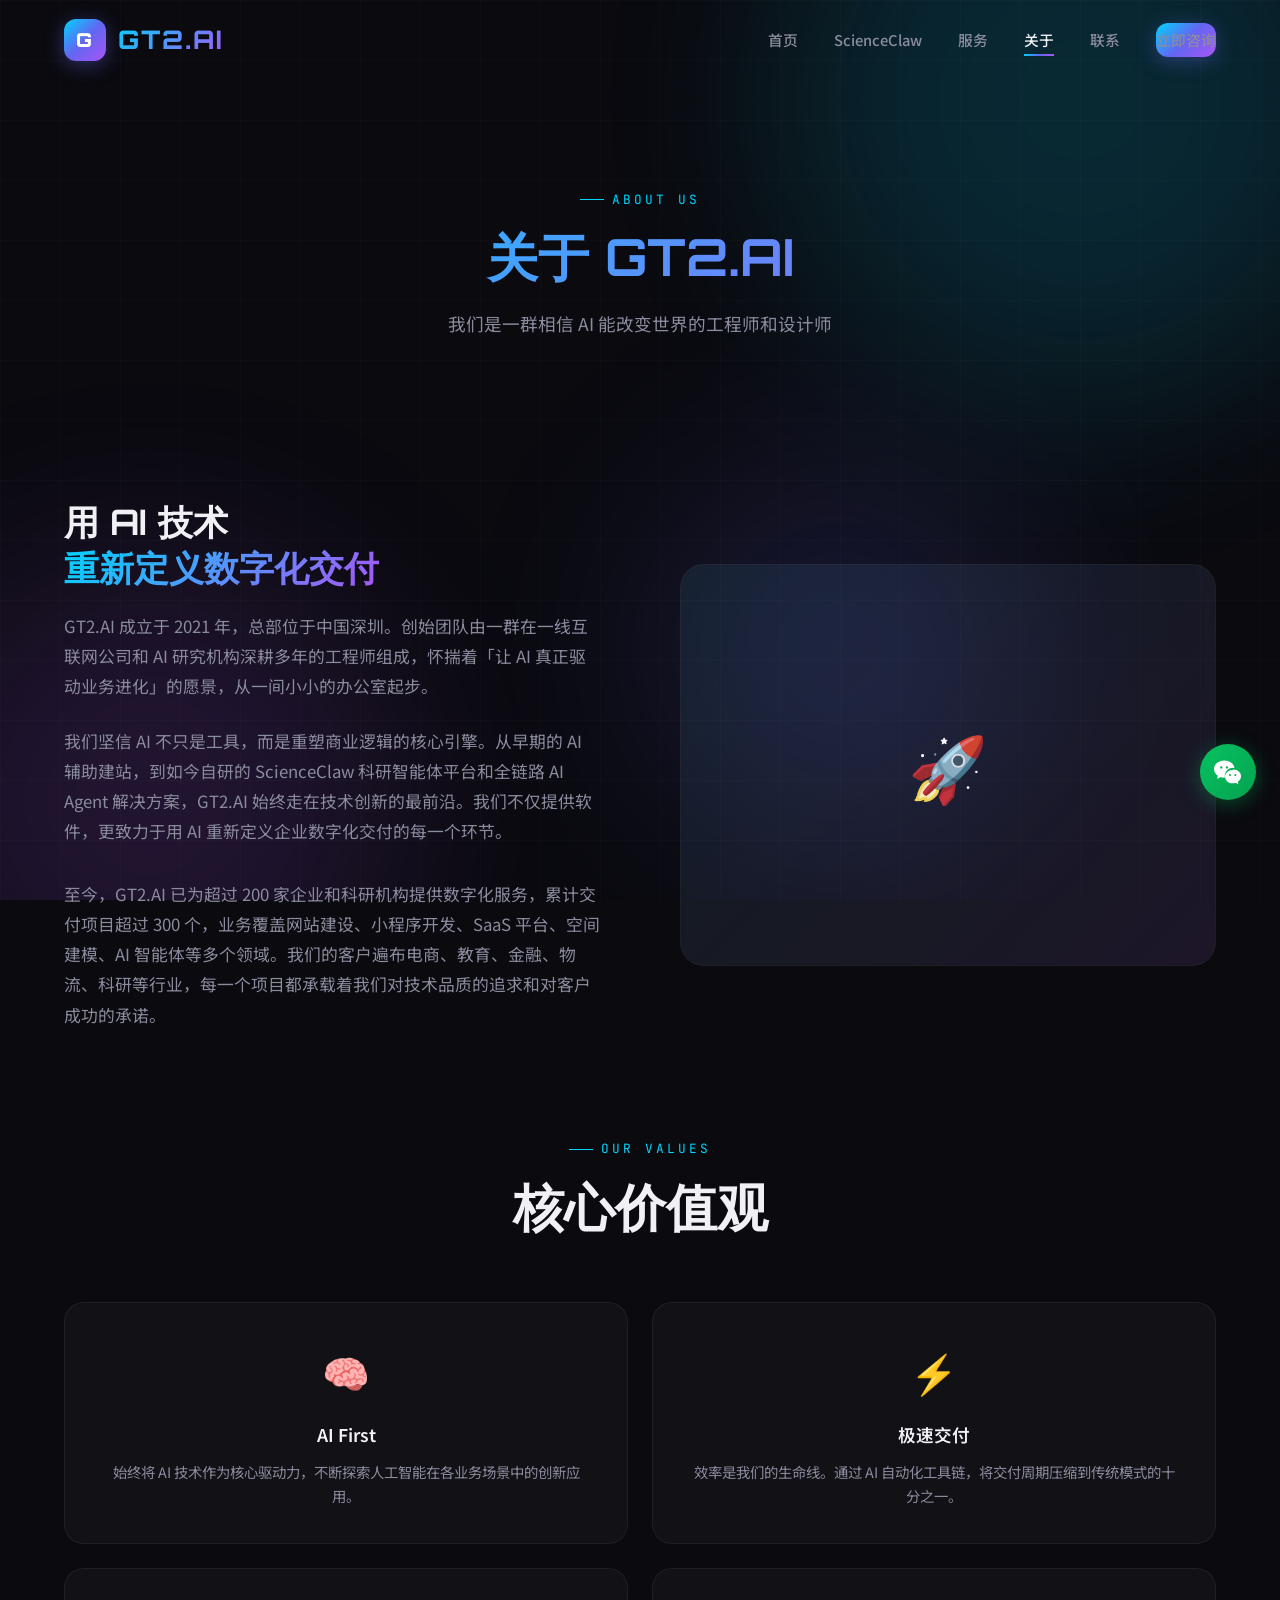
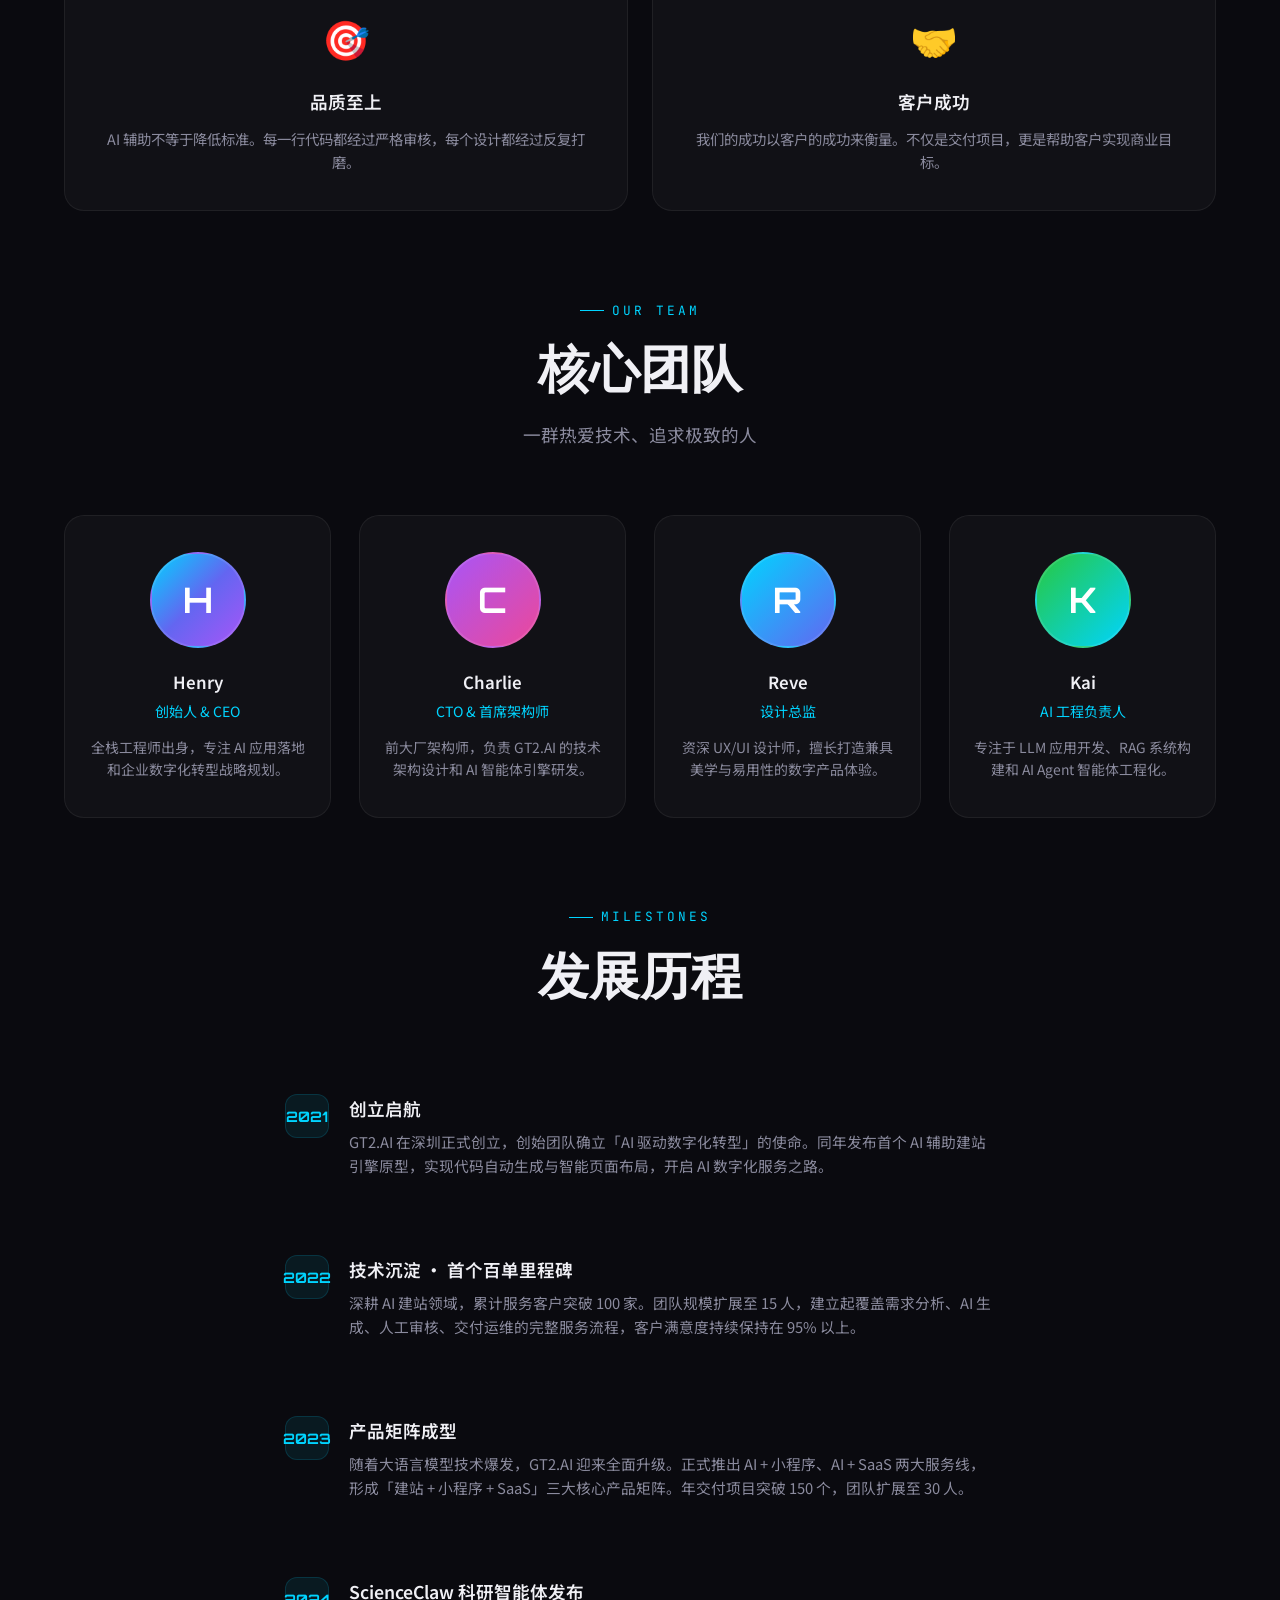
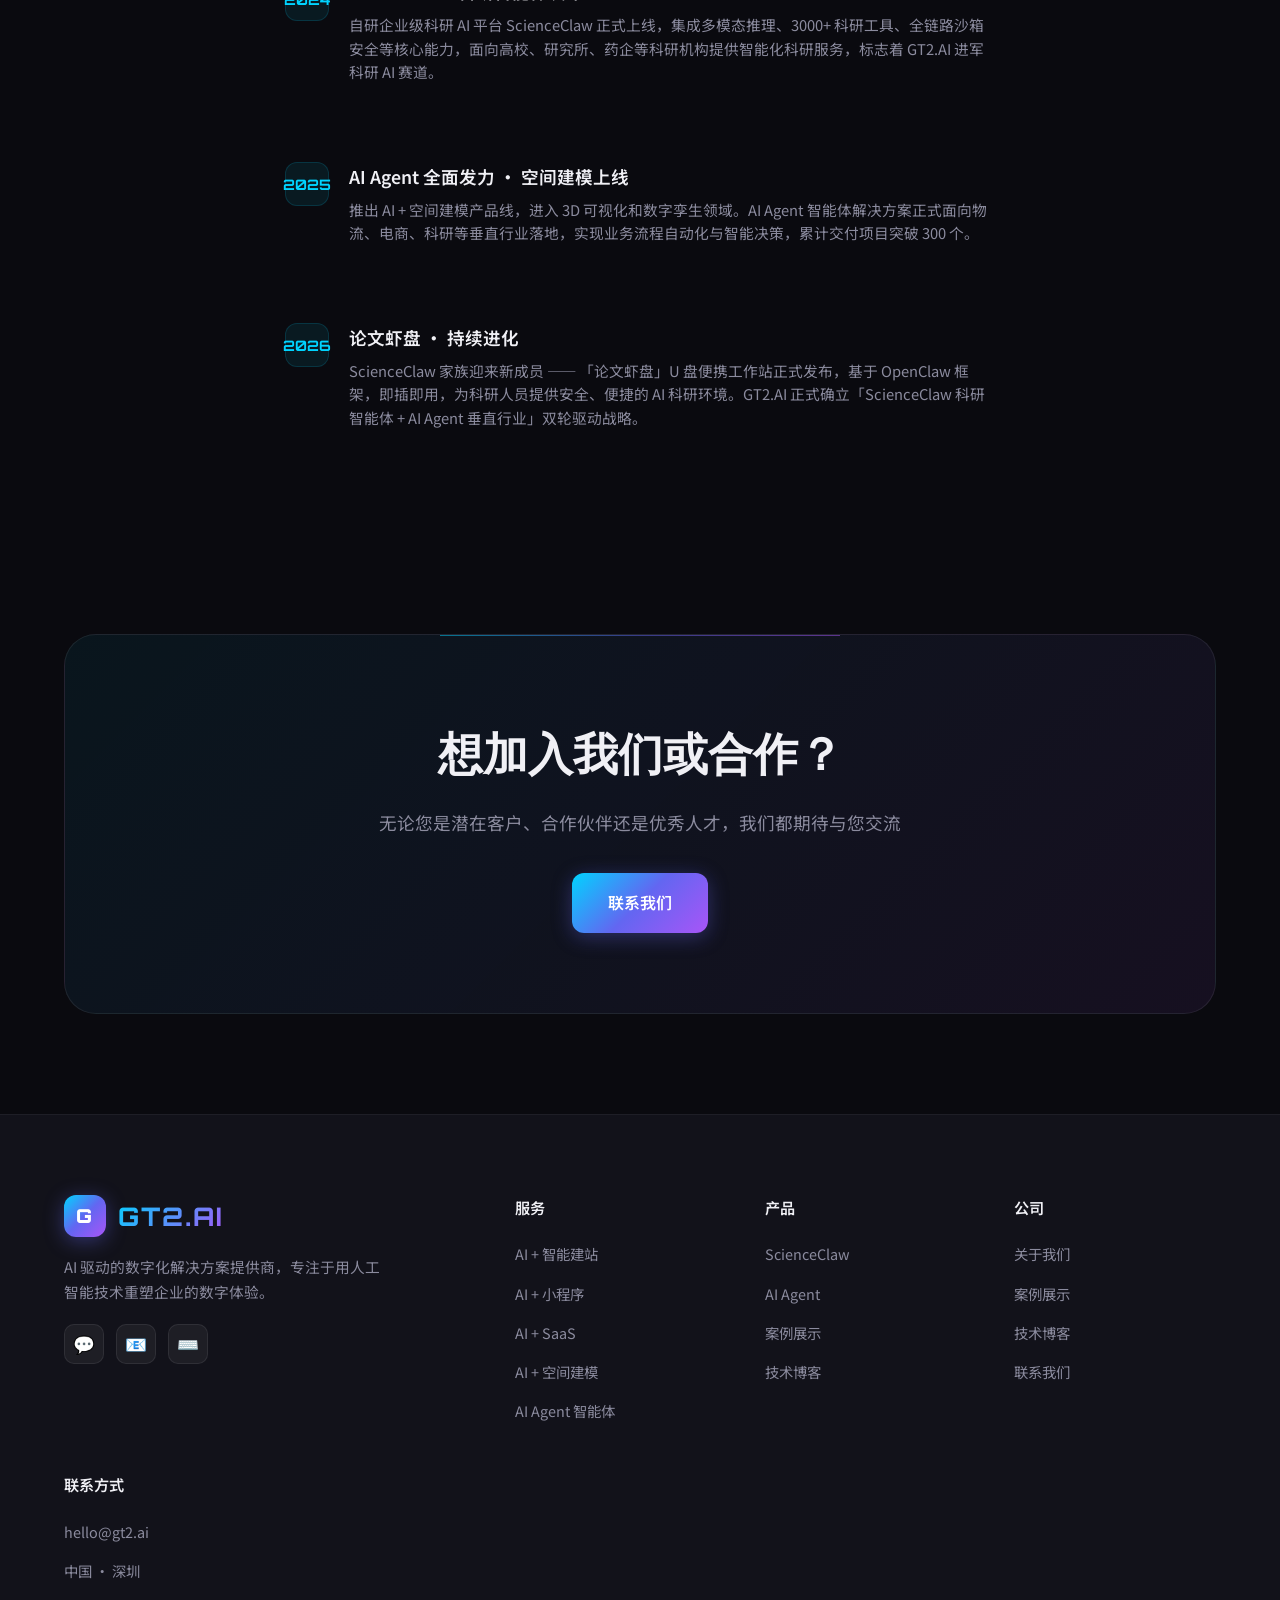
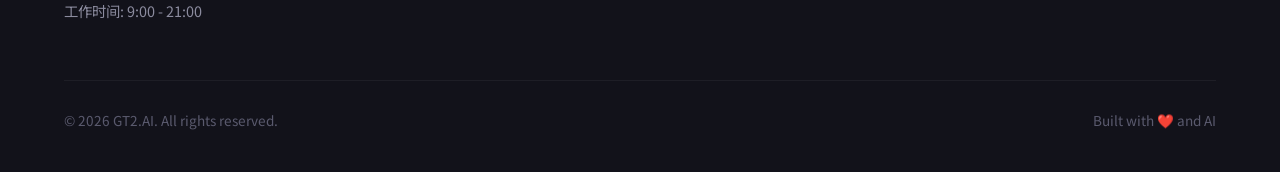
<file: about.html>
<!DOCTYPE html>
<html lang="zh-CN">
<head>
  <meta charset="UTF-8">
  <meta name="viewport" content="width=device-width, initial-scale=1.0">
  <title>关于我们 - GT2.AI | AI 驱动的数字化解决方案</title>
  <meta name="description" content="GT2.AI 成立于2021年，以ScienceClaw科研智能体和AI Agent为核心技术，为企业提供全栈数字化解决方案。总部位于中国深圳。">
  <link rel="stylesheet" href="css/style.css">
</head>
<body>

  <div class="bg-orbs"><div class="bg-orb bg-orb-1"></div><div class="bg-orb bg-orb-2"></div><div class="bg-orb bg-orb-3"></div></div>
  <div class="bg-grid"></div>

  <nav class="navbar"><div class="container">
    <a href="index.html" class="nav-logo"><div class="logo-icon">G</div><span>GT2.AI</span></a>
    <ul class="nav-links">
      <li><a href="index.html">首页</a></li>
      <li><a href="scienceclaw.html">ScienceClaw</a></li>
      <li><a href="services.html">服务</a></li>
      <li><a href="about.html" class="active">关于</a></li>
      <li><a href="contact.html">联系</a></li>
      <li><a href="contact.html" class="btn btn-primary nav-cta">立即咨询</a></li>
    </ul>
    <button class="nav-toggle" aria-label="菜单"><span></span><span></span><span></span></button>
  </div></nav>

  <div class="content-wrapper">

    <!-- Page Header -->
    <section class="page-header" id="about-top">
      <div class="container animate-on-scroll">
        <div class="section-label">About Us</div>
        <h1 class="section-title gradient-text">关于 GT2.AI</h1>
        <p class="section-desc">我们是一群相信 AI 能改变世界的工程师和设计师</p>
      </div>
    </section>

    <!-- About Intro -->
    <section class="service-detail">
      <div class="container">
        <div class="about-intro">
          <div class="animate-on-scroll">
            <h2 style="font-family:var(--font-display);font-size:clamp(1.6rem,3vw,2.2rem);font-weight:700;margin-bottom:20px;line-height:1.3;">
              用 AI 技术<br><span class="gradient-text">重新定义数字化交付</span>
            </h2>
            <p style="color:var(--text-secondary);font-size:1.05rem;line-height:1.8;margin-bottom:24px;">
              GT2.AI 成立于 2021 年，总部位于中国深圳。创始团队由一群在一线互联网公司和 AI 研究机构深耕多年的工程师组成，怀揣着「让 AI 真正驱动业务进化」的愿景，从一间小小的办公室起步。
            </p>
            <p style="color:var(--text-secondary);font-size:1.05rem;line-height:1.8;margin-bottom:32px;">
              我们坚信 AI 不只是工具，而是重塑商业逻辑的核心引擎。从早期的 AI 辅助建站，到如今自研的 ScienceClaw 科研智能体平台和全链路 AI Agent 解决方案，GT2.AI 始终走在技术创新的最前沿。我们不仅提供软件，更致力于用 AI 重新定义企业数字化交付的每一个环节。
            </p>
            <p style="color:var(--text-secondary);font-size:1.05rem;line-height:1.8;">
              至今，GT2.AI 已为超过 200 家企业和科研机构提供数字化服务，累计交付项目超过 300 个，业务覆盖网站建设、小程序开发、SaaS 平台、空间建模、AI 智能体等多个领域。我们的客户遍布电商、教育、金融、物流、科研等行业，每一个项目都承载着我们对技术品质的追求和对客户成功的承诺。
            </p>
          </div>
          <div class="about-img-placeholder animate-on-scroll delay-2">
            🚀
          </div>
        </div>

        <!-- Values -->
        <div class="section-header animate-on-scroll">
          <div class="section-label">Our Values</div>
          <h2 class="section-title">核心价值观</h2>
        </div>
        <div class="about-values">
          <div class="value-card animate-on-scroll delay-1">
            <div class="value-icon">🧠</div>
            <h4>AI First</h4>
            <p>始终将 AI 技术作为核心驱动力，不断探索人工智能在各业务场景中的创新应用。</p>
          </div>
          <div class="value-card animate-on-scroll delay-2">
            <div class="value-icon">⚡</div>
            <h4>极速交付</h4>
            <p>效率是我们的生命线。通过 AI 自动化工具链，将交付周期压缩到传统模式的十分之一。</p>
          </div>
          <div class="value-card animate-on-scroll delay-3">
            <div class="value-icon">🎯</div>
            <h4>品质至上</h4>
            <p>AI 辅助不等于降低标准。每一行代码都经过严格审核，每个设计都经过反复打磨。</p>
          </div>
          <div class="value-card animate-on-scroll delay-4">
            <div class="value-icon">🤝</div>
            <h4>客户成功</h4>
            <p>我们的成功以客户的成功来衡量。不仅是交付项目，更是帮助客户实现商业目标。</p>
          </div>
        </div>

        <!-- Team -->
        <div class="section-header animate-on-scroll">
          <div class="section-label">Our Team</div>
          <h2 class="section-title">核心团队</h2>
          <p class="section-desc">一群热爱技术、追求极致的人</p>
        </div>
        <div class="team-grid">
          <div class="team-card animate-on-scroll delay-1">
            <div class="team-avatar">H</div>
            <h4>Henry</h4>
            <div class="role">创始人 & CEO</div>
            <p>全栈工程师出身，专注 AI 应用落地和企业数字化转型战略规划。</p>
          </div>
          <div class="team-card animate-on-scroll delay-2">
            <div class="team-avatar" style="background:linear-gradient(135deg,#a855f7,#ec4899);">C</div>
            <h4>Charlie</h4>
            <div class="role">CTO & 首席架构师</div>
            <p>前大厂架构师，负责 GT2.AI 的技术架构设计和 AI 智能体引擎研发。</p>
          </div>
          <div class="team-card animate-on-scroll delay-3">
            <div class="team-avatar" style="background:linear-gradient(135deg,#00d4ff,#6366f1);">R</div>
            <h4>Reve</h4>
            <div class="role">设计总监</div>
            <p>资深 UX/UI 设计师，擅长打造兼具美学与易用性的数字产品体验。</p>
          </div>
          <div class="team-card animate-on-scroll delay-4">
            <div class="team-avatar" style="background:linear-gradient(135deg,#28c840,#00d4ff);">K</div>
            <h4>Kai</h4>
            <div class="role">AI 工程负责人</div>
            <p>专注于 LLM 应用开发、RAG 系统构建和 AI Agent 智能体工程化。</p>
          </div>
        </div>

        <!-- Timeline / Milestones -->
        <div class="section-header animate-on-scroll" style="margin-top:80px;">
          <div class="section-label">Milestones</div>
          <h2 class="section-title">发展历程</h2>
        </div>
        <div class="feature-list" style="max-width:760px;margin:0 auto;">
          <div class="feature-item animate-on-scroll delay-1">
            <div class="feature-num">2021</div>
            <div class="feature-info">
              <h4>创立启航</h4>
              <p>GT2.AI 在深圳正式创立，创始团队确立「AI 驱动数字化转型」的使命。同年发布首个 AI 辅助建站引擎原型，实现代码自动生成与智能页面布局，开启 AI 数字化服务之路。</p>
            </div>
          </div>
          <div class="feature-item animate-on-scroll delay-2">
            <div class="feature-num">2022</div>
            <div class="feature-info">
              <h4>技术沉淀 · 首个百单里程碑</h4>
              <p>深耕 AI 建站领域，累计服务客户突破 100 家。团队规模扩展至 15 人，建立起覆盖需求分析、AI 生成、人工审核、交付运维的完整服务流程，客户满意度持续保持在 95% 以上。</p>
            </div>
          </div>
          <div class="feature-item animate-on-scroll delay-3">
            <div class="feature-num">2023</div>
            <div class="feature-info">
              <h4>产品矩阵成型</h4>
              <p>随着大语言模型技术爆发，GT2.AI 迎来全面升级。正式推出 AI + 小程序、AI + SaaS 两大服务线，形成「建站 + 小程序 + SaaS」三大核心产品矩阵。年交付项目突破 150 个，团队扩展至 30 人。</p>
            </div>
          </div>
          <div class="feature-item animate-on-scroll delay-4">
            <div class="feature-num">2024</div>
            <div class="feature-info">
              <h4>ScienceClaw 科研智能体发布</h4>
              <p>自研企业级科研 AI 平台 ScienceClaw 正式上线，集成多模态推理、3000+ 科研工具、全链路沙箱安全等核心能力，面向高校、研究所、药企等科研机构提供智能化科研服务，标志着 GT2.AI 进军科研 AI 赛道。</p>
            </div>
          </div>
          <div class="feature-item animate-on-scroll delay-1">
            <div class="feature-num">2025</div>
            <div class="feature-info">
              <h4>AI Agent 全面发力 · 空间建模上线</h4>
              <p>推出 AI + 空间建模产品线，进入 3D 可视化和数字孪生领域。AI Agent 智能体解决方案正式面向物流、电商、科研等垂直行业落地，实现业务流程自动化与智能决策，累计交付项目突破 300 个。</p>
            </div>
          </div>
          <div class="feature-item animate-on-scroll delay-2">
            <div class="feature-num">2026</div>
            <div class="feature-info">
              <h4>论文虾盘 · 持续进化</h4>
              <p>ScienceClaw 家族迎来新成员 —— 「论文虾盘」U 盘便携工作站正式发布，基于 OpenClaw 框架，即插即用，为科研人员提供安全、便捷的 AI 科研环境。GT2.AI 正式确立「ScienceClaw 科研智能体 + AI Agent 垂直行业」双轮驱动战略。</p>
            </div>
          </div>
        </div>
      </div>
    </section>

    <!-- CTA -->
    <section class="cta-section">
      <div class="container">
        <div class="cta-box animate-on-scroll">
          <div class="cta-glow"></div>
          <h2 class="cta-title">想加入我们或合作？</h2>
          <p class="cta-desc">无论您是潜在客户、合作伙伴还是优秀人才，我们都期待与您交流</p>
          <div style="display:flex;gap:16px;justify-content:center;position:relative;z-index:1;">
            <a href="contact.html" class="btn btn-primary">联系我们</a>
          </div>
        </div>
      </div>
    </section>

  </div>

  <!-- Footer -->
  <footer class="footer">
    <div class="container">
      <div class="footer-grid">
        <div class="footer-brand">
          <a href="index.html" class="nav-logo"><div class="logo-icon">G</div><span>GT2.AI</span></a>
          <p>AI 驱动的数字化解决方案提供商，专注于用人工智能技术重塑企业的数字体验。</p>
          <div class="footer-social"><a href="#">💬</a><a href="#">📧</a><a href="#">⌨️</a></div>
        </div>
        <div class="footer-col">
          <h4>服务</h4>
          <ul>
            <li><a href="services.html#ai-build">AI + 智能建站</a></li>
            <li><a href="services.html#ai-miniapp">AI + 小程序</a></li>
            <li><a href="services.html#ai-saas">AI + SaaS</a></li>
            <li><a href="services.html#ai-modeling">AI + 空间建模</a></li>
            <li><a href="services.html#ai-agent">AI Agent 智能体</a></li>
          </ul>
        </div>
        <div class="footer-col">
          <h4>产品</h4>
          <ul>
            <li><a href="scienceclaw.html">ScienceClaw</a></li>
            <li><a href="services.html#ai-agent">AI Agent</a></li>
            <li><a href="#">案例展示</a></li>
            <li><a href="#">技术博客</a></li>
          </ul>
        </div>
        <div class="footer-col">
          <h4>公司</h4>
          <ul>
            <li><a href="about.html">关于我们</a></li>
            <li><a href="cases.html">案例展示</a></li>
            <li><a href="#">技术博客</a></li>
            <li><a href="contact.html">联系我们</a></li>
          </ul>
        </div>
        <div class="footer-col">
          <h4>联系方式</h4>
          <ul>
            <li><a href="mailto:hello@gt2.ai">hello@gt2.ai</a></li>
            <li><a href="#">中国 · 深圳</a></li>
            <li><a href="#">工作时间: 9:00 - 21:00</a></li>
          </ul>
        </div>
      </div>
      <div class="footer-bottom">
        <span>&copy; 2026 GT2.AI. All rights reserved.</span>
        <span>Built with ❤️ and AI</span>
      </div>
    </div>
  </footer>

  <!-- Side WeChat Customer Service -->
  <div class="side-contact">
    <button class="side-contact-btn" aria-label="微信咨询">
      <svg viewBox="0 0 24 24" fill="currentColor"><path d="M8.691 2.188C3.891 2.188 0 5.476 0 9.53c0 2.212 1.17 4.203 3.002 5.55a.59.59 0 0 1 .213.665l-.39 1.48c-.019.07-.048.141-.048.213 0 .163.13.295.29.295a.326.326 0 0 0 .167-.054l1.903-1.114a.864.864 0 0 1 .717-.098 10.16 10.16 0 0 0 2.837.403c.276 0 .543-.027.811-.05a6.093 6.093 0 0 1-.249-1.7c0-3.685 3.37-6.676 7.517-6.676.265 0 .524.019.783.038C16.98 4.746 13.177 2.188 8.691 2.188zm-2.46 4.84a1.01 1.01 0 1 1 0 2.022 1.01 1.01 0 0 1 0-2.022zm4.908 0a1.01 1.01 0 1 1 0 2.022 1.01 1.01 0 0 1 0-2.022zm4.826 3.278c-3.57 0-6.468 2.554-6.468 5.7 0 3.148 2.898 5.7 6.468 5.7a8.34 8.34 0 0 0 2.343-.332.714.714 0 0 1 .594.08l1.574.922a.27.27 0 0 0 .138.045c.133 0 .24-.108.24-.242a.54.54 0 0 0-.04-.175l-.322-1.224a.487.487 0 0 1 .176-.55c1.517-1.114 2.493-2.779 2.493-4.624 0-3.146-2.897-5.7-6.468-5.7zm-2.28 3.39a.865.865 0 1 1 0 1.73.865.865 0 0 1 0-1.73zm4.56 0a.865.865 0 1 1 0 1.73.865.865 0 0 1 0-1.73z"/></svg>
      <span class="side-contact-tooltip">微信咨询</span>
    </button>
    <div class="side-contact-panel">
      <div class="side-contact-header">
        <span>扫码联系微信客服</span>
        <button class="side-contact-close" aria-label="关闭">&times;</button>
      </div>
      <div class="side-contact-body">
        <img src="images/wechat-qr.jpg" alt="微信客服二维码" class="side-contact-qr">
        <p class="side-contact-hint">微信扫一扫，立即咨询</p>
        <p class="side-contact-subhint">工作日 9:00 - 21:00 在线</p>
      </div>
    </div>
  </div>

  <script src="js/main.js"></script>
</body>
</html>
</file>
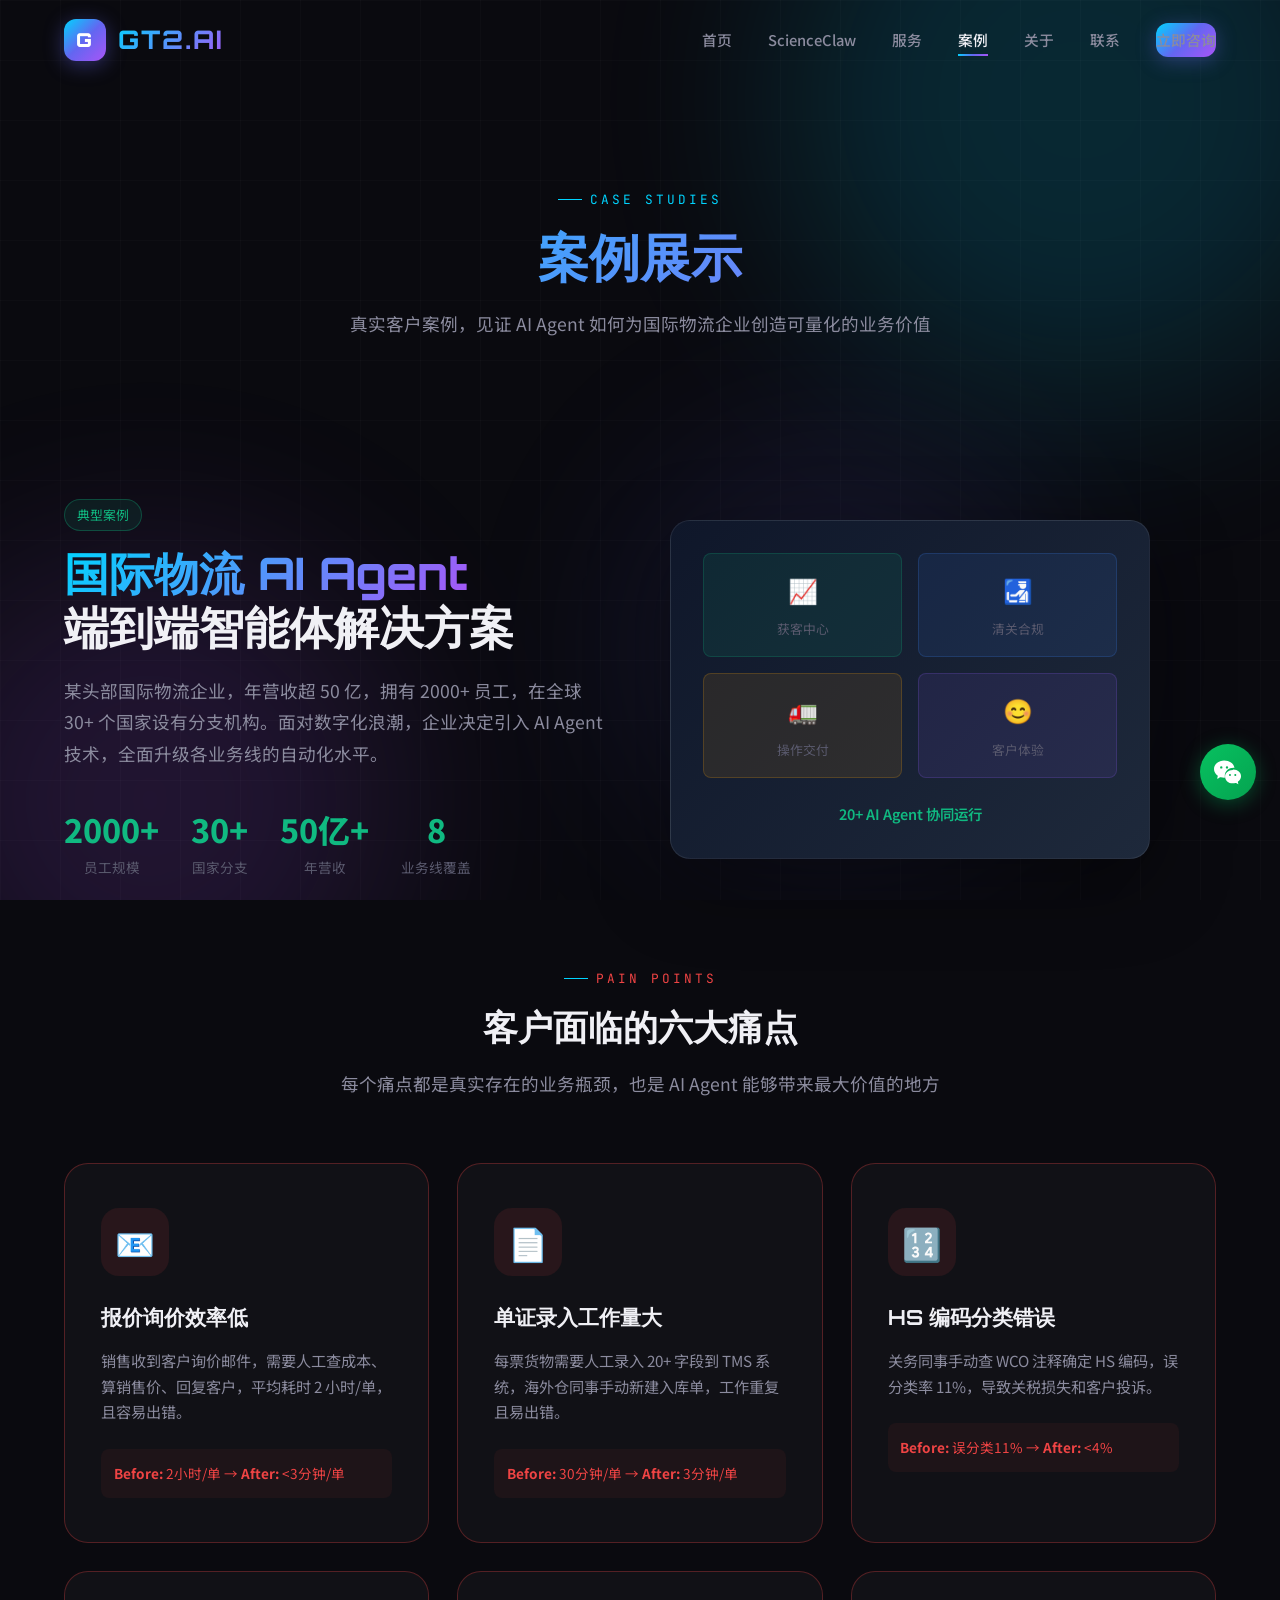
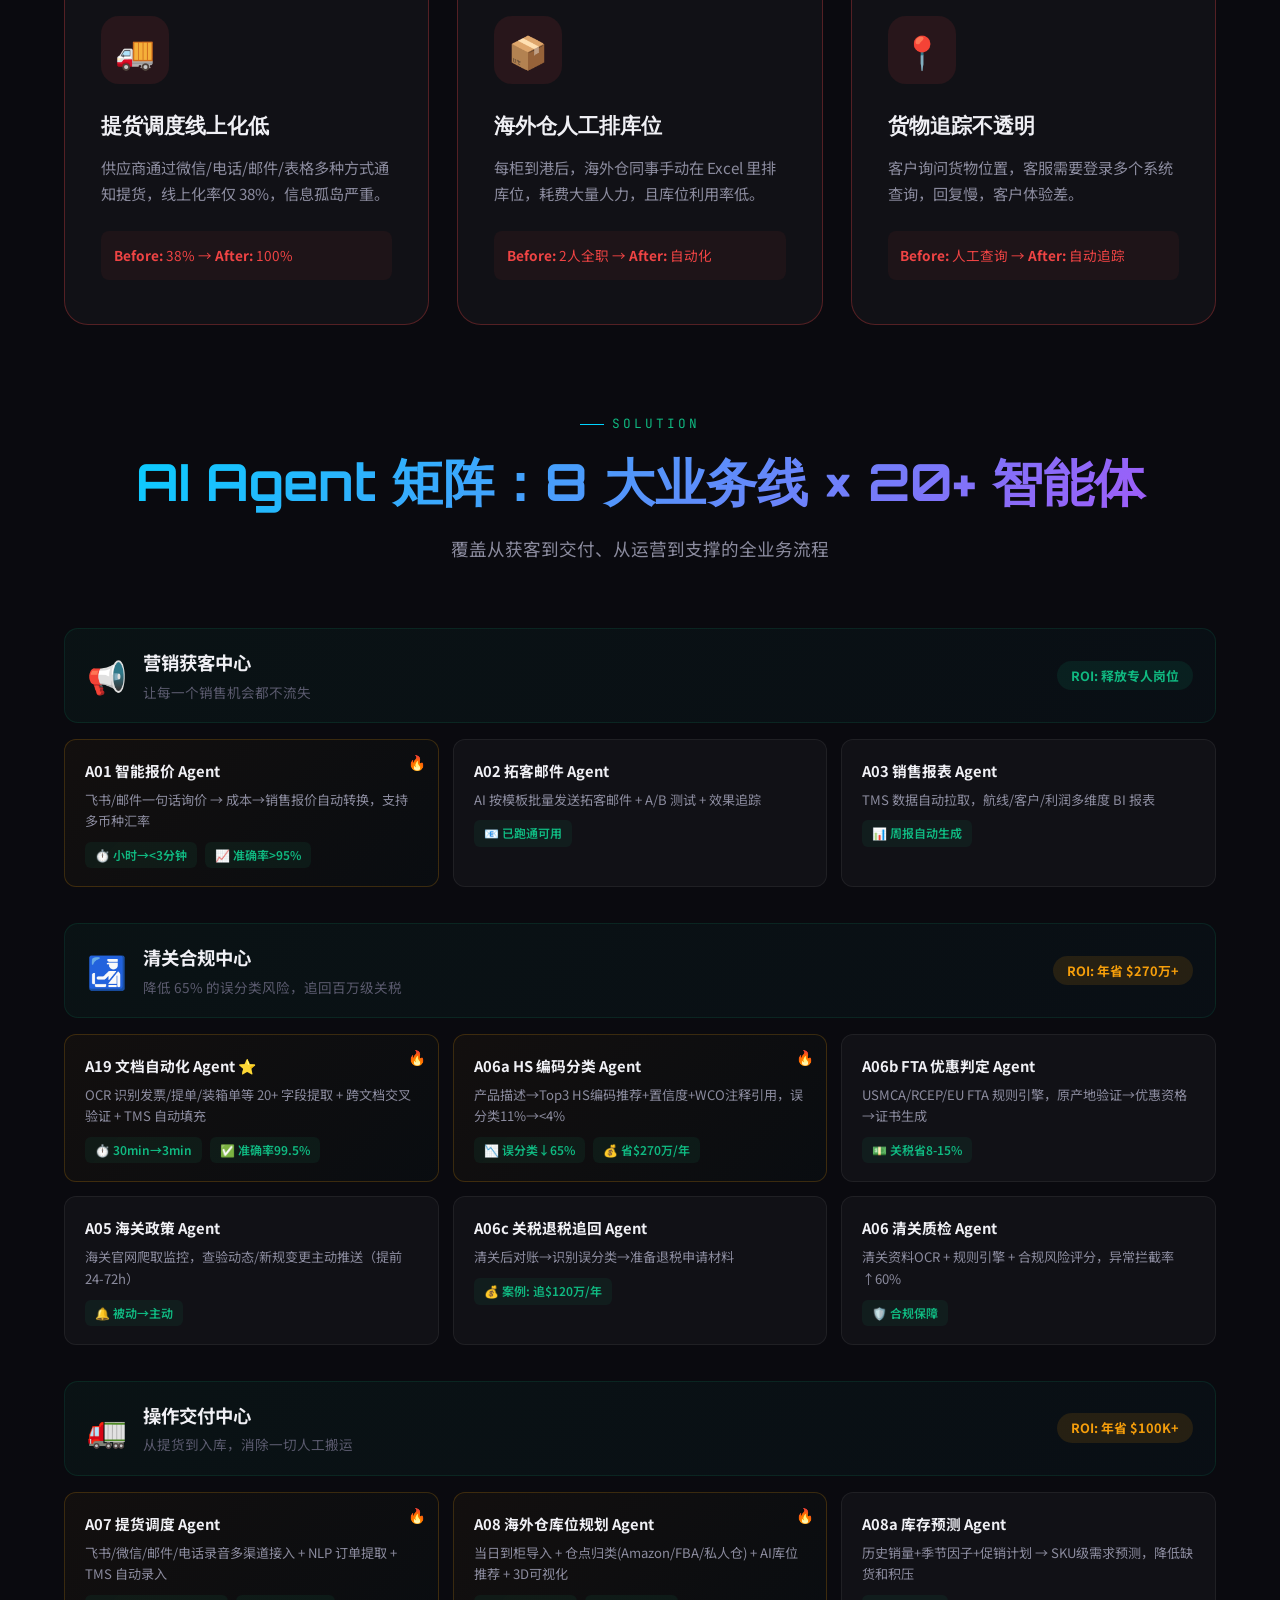
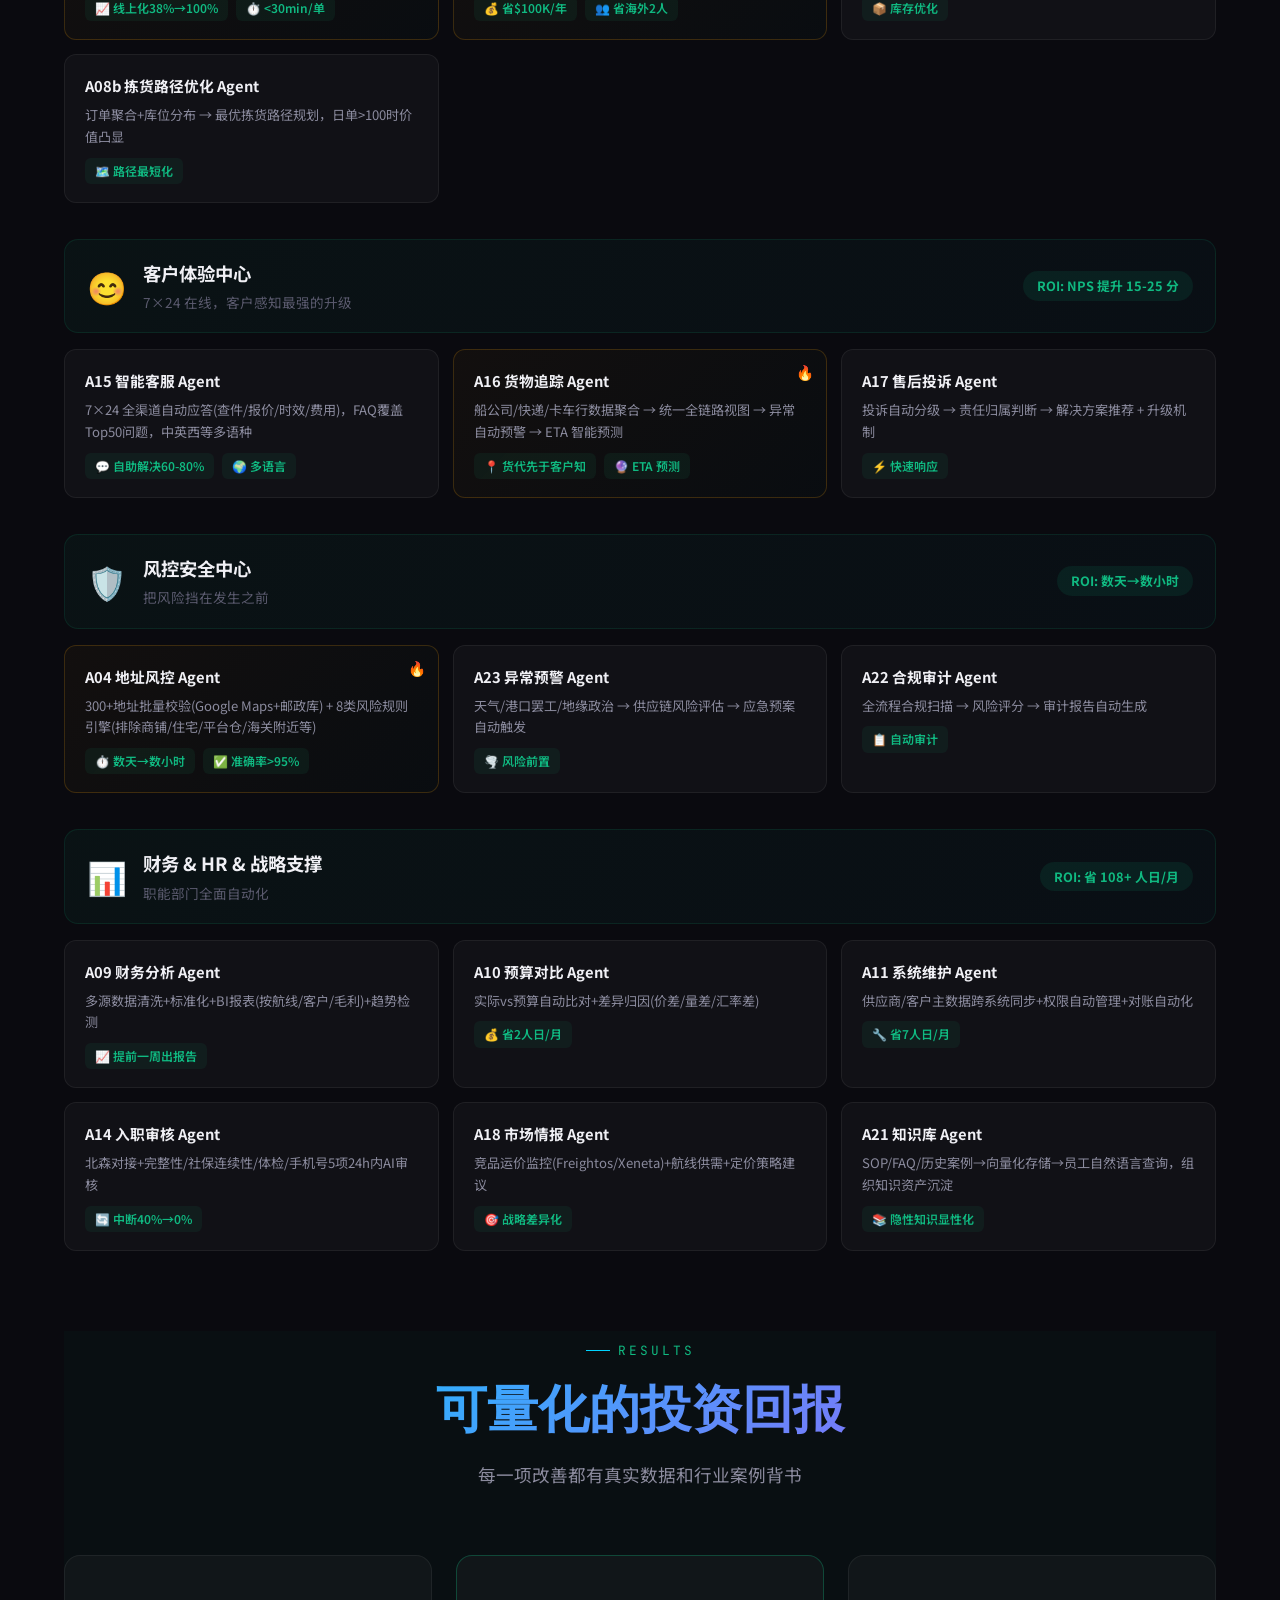
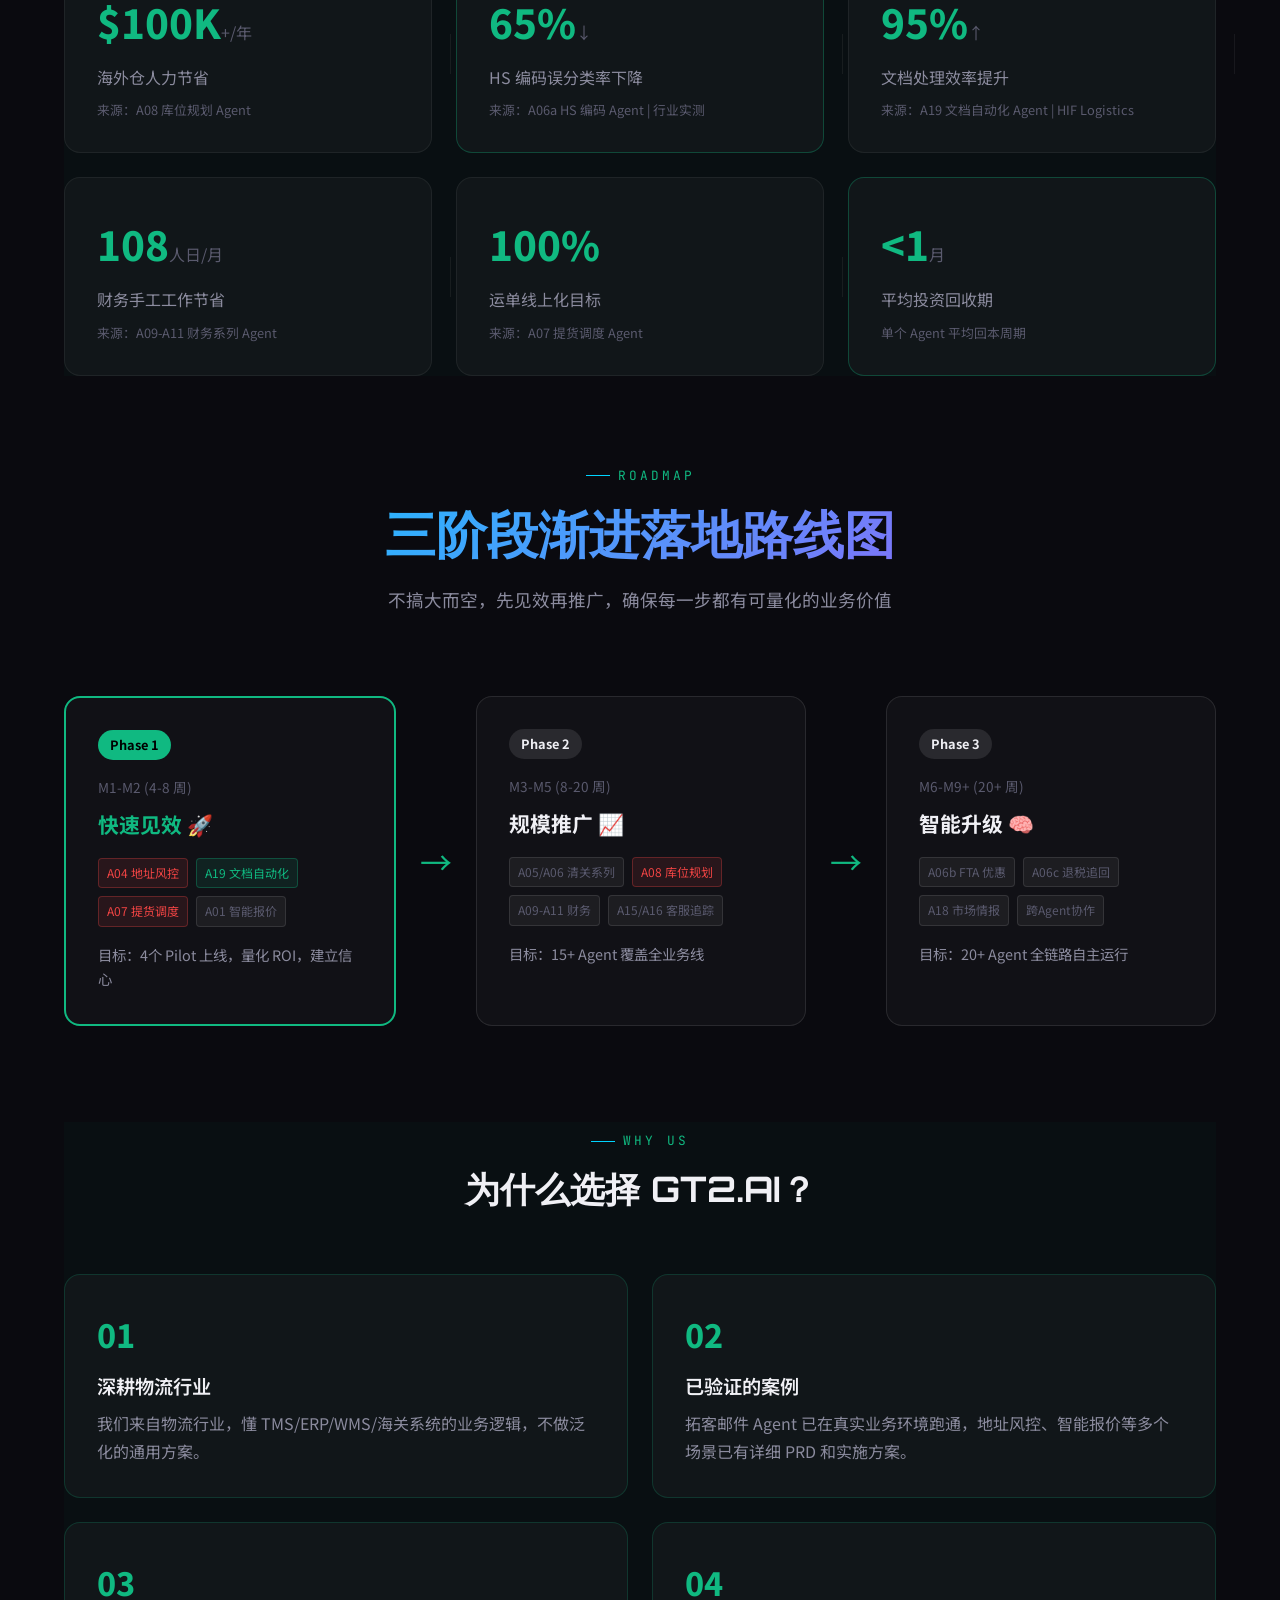
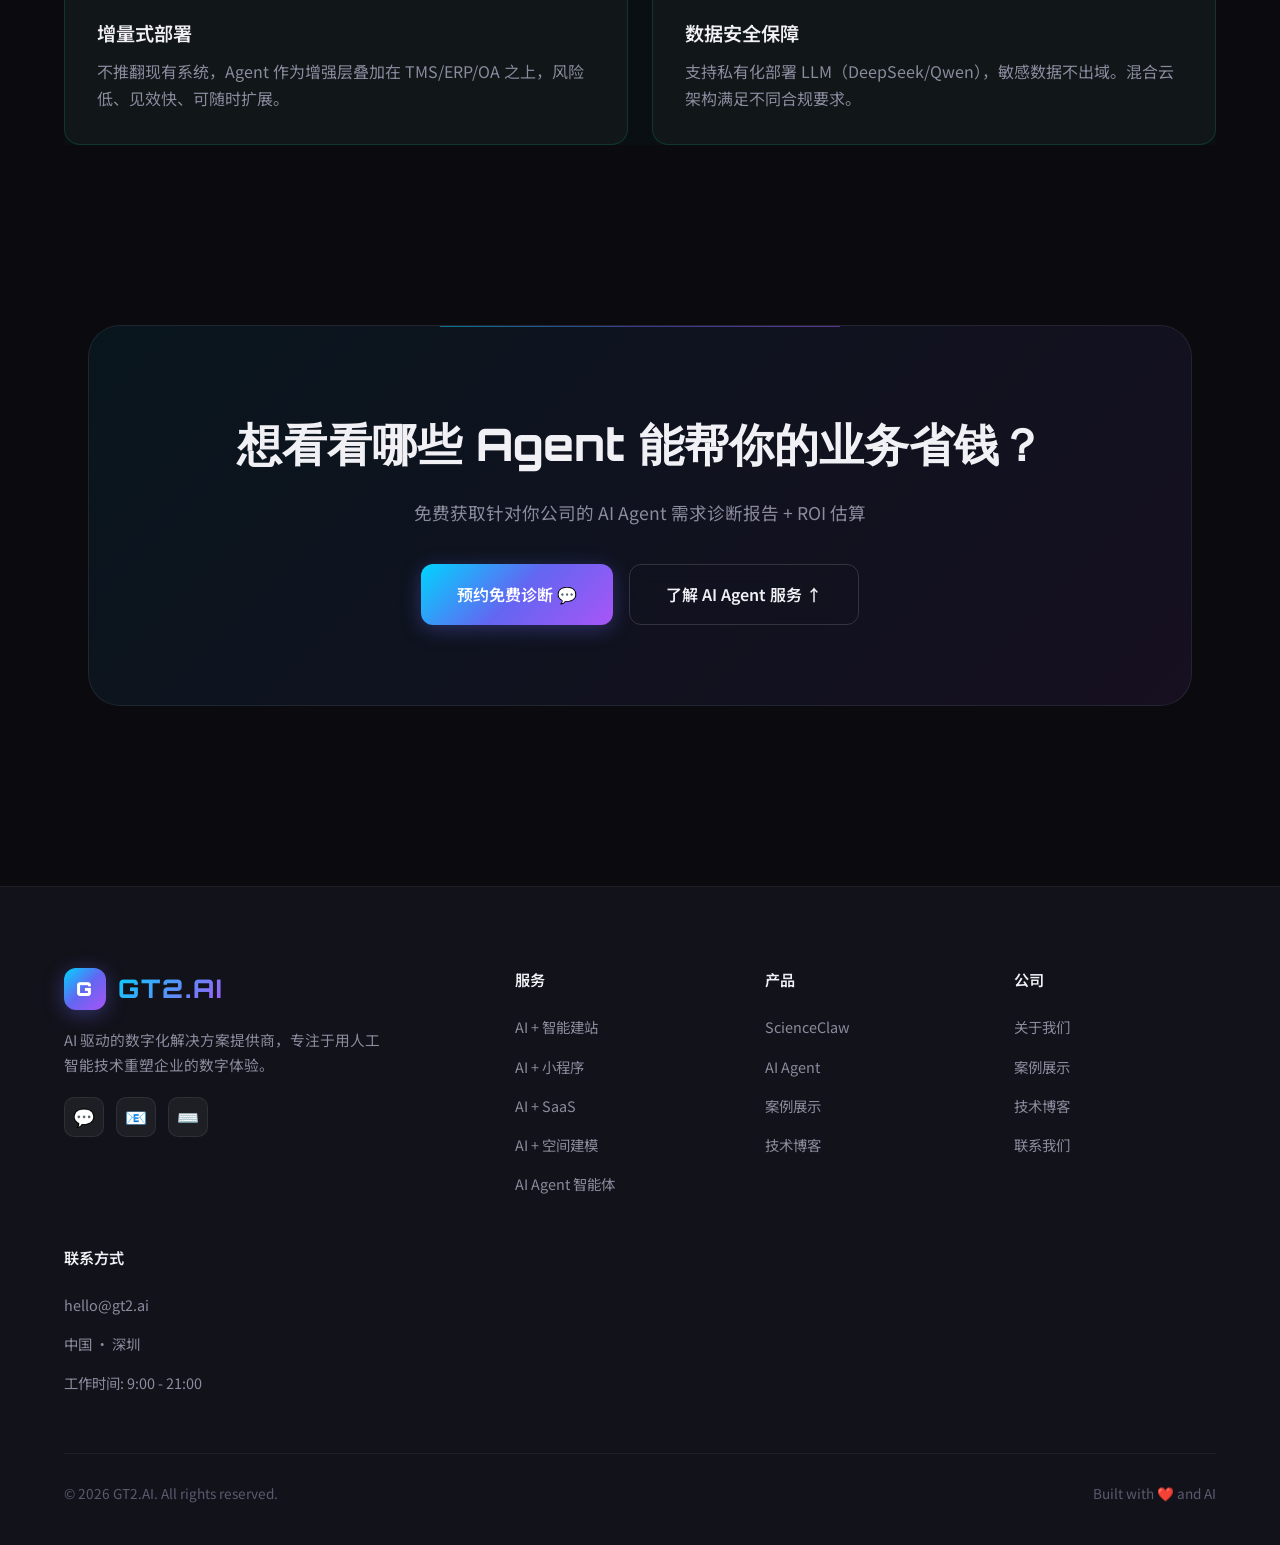
<file: cases.html>
<!DOCTYPE html>
<html lang="zh-CN">
<head>
  <meta charset="UTF-8">
  <meta name="viewport" content="width=device-width, initial-scale=1.0">
  <title>案例展示 - GT2.AI | 国际物流 AI Agent 实施案例</title>
  <meta name="description" content="GT2.AI 真实客户案例，展示ScienceClaw科研智能体和AI Agent如何帮助企业实现数字化转型和业务增长。">
  <link rel="stylesheet" href="css/style.css">
</head>
<body>

  <!-- Background -->
  <div class="bg-orbs"><div class="bg-orb bg-orb-1"></div><div class="bg-orb bg-orb-2"></div><div class="bg-orb bg-orb-3"></div></div>
  <div class="bg-grid"></div>

  <!-- Nav -->
  <nav class="navbar"><div class="container">
    <a href="index.html" class="nav-logo"><div class="logo-icon">G</div><span>GT2.AI</span></a>
    <ul class="nav-links">
        <li><a href="index.html">首页</a></li>
        <li><a href="scienceclaw.html">ScienceClaw</a></li>
        <li><a href="services.html">服务</a></li>
      <li><a href="cases.html" class="active">案例</a></li>
      <li><a href="about.html">关于</a></li>
      <li><a href="contact.html">联系</a></li>
      <li><a href="contact.html" class="btn btn-primary nav-cta">立即咨询</a></li>
    </ul>
    <button class="nav-toggle" aria-label="菜单"><span></span><span></span><span></span></button>
  </div></nav>

  <div class="content-wrapper">

    <!-- Page Header -->
    <section class="page-header" id="cases-top">
      <div class="container animate-on-scroll">
        <div class="section-label">Case Studies</div>
        <h1 class="section-title gradient-text">案例展示</h1>
        <p class="section-desc">真实客户案例，见证 AI Agent 如何为国际物流企业创造可量化的业务价值</p>
      </div>
    </section>

    <!-- ==================== CASE: 国际物流 AI Agent ==================== -->
    <section class="service-detail" id="case-logistics">
      <div class="container">
        
        <!-- Case Hero -->
        <div class="sd-hero">
          <div class="sd-hero-content animate-on-scroll">
            <div style="display:inline-block;padding:4px 12px;background:rgba(16,185,129,0.1);border:1px solid rgba(16,185,129,0.3);border-radius:20px;font-size:0.8rem;color:var(--accent-green);margin-bottom:1rem;">典型案例</div>
            <h1><span class="gradient-text">国际物流 AI Agent</span><br>端到端智能体解决方案</h1>
            <p>某头部国际物流企业，年营收超 50 亿，拥有 2000+ 员工，在全球 30+ 个国家设有分支机构。面对数字化浪潮，企业决定引入 AI Agent 技术，全面升级各业务线的自动化水平。</p>
            
            <div style="display:flex;gap:2rem;margin-top:2rem;flex-wrap:wrap;">
              <div style="text-align:center;">
                <div style="font-size:2rem;font-weight:800;color:var(--accent-green);">2000+</div>
                <div style="font-size:0.85rem;color:var(--text-muted);">员工规模</div>
              </div>
              <div style="text-align:center;">
                <div style="font-size:2rem;font-weight:800;color:var(--accent-green);">30+</div>
                <div style="font-size:0.85rem;color:var(--text-muted);">国家分支</div>
              </div>
              <div style="text-align:center;">
                <div style="font-size:2rem;font-weight:800;color:var(--accent-green);">50亿+</div>
                <div style="font-size:0.85rem;color:var(--text-muted);">年营收</div>
              </div>
              <div style="text-align:center;">
                <div style="font-size:2rem;font-weight:800;color:var(--accent-green);">8</div>
                <div style="font-size:0.85rem;color:var(--text-muted);">业务线覆盖</div>
              </div>
            </div>
          </div>
          
          <div class="sd-visual animate-on-scroll delay-2">
            <div class="sd-demo-panel" style="background:linear-gradient(135deg,#0f172a 0%,#1e293b 100%);">
              <div style="padding:2rem;">
                <div style="display:grid;grid-template-columns:1fr 1fr;gap:1rem;margin-bottom:1.5rem;">
                  <div style="background:rgba(16,185,129,0.1);border:1px solid rgba(16,185,129,0.2);border-radius:8px;padding:1rem;text-align:center;">
                    <div style="font-size:1.5rem;margin-bottom:0.5rem;">📈</div>
                    <div style="font-size:0.8rem;color:var(--text-muted);">获客中心</div>
                  </div>
                  <div style="background:rgba(59,130,246,0.1);border:1px solid rgba(59,130,246,0.2);border-radius:8px;padding:1rem;text-align:center;">
                    <div style="font-size:1.5rem;margin-bottom:0.5rem;">🛃</div>
                    <div style="font-size:0.8rem;color:var(--text-muted);">清关合规</div>
                  </div>
                  <div style="background:rgba(245,158,11,0.1);border:1px solid rgba(245,158,11,0.2);border-radius:8px;padding:1rem;text-align:center;">
                    <div style="font-size:1.5rem;margin-bottom:0.5rem;">🚛</div>
                    <div style="font-size:0.8rem;color:var(--text-muted);">操作交付</div>
                  </div>
                  <div style="background:rgba(139,92,246,0.1);border:1px solid rgba(139,92,246,0.2);border-radius:8px;padding:1rem;text-align:center;">
                    <div style="font-size:1.5rem;margin-bottom:0.5rem;">😊</div>
                    <div style="font-size:0.8rem;color:var(--text-muted);">客户体验</div>
                  </div>
                </div>
                <div style="color:var(--accent-green);font-size:0.9rem;font-weight:600;text-align:center;">20+ AI Agent 协同运行</div>
              </div>
            </div>
          </div>
        </div>

        <!-- Challenge / Pain Points -->
        <div class="detail-section" id="pain-shock">
          <div class="section-header animate-on-scroll">
            <div class="section-label" style="color:#ef4444;">Pain Points</div>
            <h2 class="section-title" style="font-size:clamp(1.6rem,3vw,2.2rem);">客户面临的六大痛点</h2>
            <p class="section-desc">每个痛点都是真实存在的业务瓶颈，也是 AI Agent 能够带来最大价值的地方</p>
          </div>

          <div class="services-grid" style="grid-template-columns:repeat(3,1fr);">
            <div class="service-card animate-on-scroll delay-1" style="border-color:rgba(239,68,68,0.3);">
              <div class="service-icon" style="background:rgba(239,68,68,0.1);color:#ef4444;font-size:2rem;">📧</div>
              <h3>报价询价效率低</h3>
              <p>销售收到客户询价邮件，需要人工查成本、算销售价、回复客户，平均耗时 2 小时/单，且容易出错。</p>
              <div style="margin-top:1rem;padding:0.8rem;background:rgba(239,68,68,0.05);border-radius:8px;font-size:0.85rem;color:#ef4444;"><strong>Before:</strong> 2小时/单 → <strong>After:</strong> &lt;3分钟/单</div>
            </div>
            <div class="service-card animate-on-scroll delay-2" style="border-color:rgba(239,68,68,0.3);">
              <div class="service-icon" style="background:rgba(239,68,68,0.1);color:#ef4444;font-size:2rem;">📄</div>
              <h3>单证录入工作量大</h3>
              <p>每票货物需要人工录入 20+ 字段到 TMS 系统，海外仓同事手动新建入库单，工作重复且易出错。</p>
              <div style="margin-top:1rem;padding:0.8rem;background:rgba(239,68,68,0.05);border-radius:8px;font-size:0.85rem;color:#ef4444;"><strong>Before:</strong> 30分钟/单 → <strong>After:</strong> 3分钟/单</div>
            </div>
            <div class="service-card animate-on-scroll delay-3" style="border-color:rgba(239,68,68,0.3);">
              <div class="service-icon" style="background:rgba(239,68,68,0.1);color:#ef4444;font-size:2rem;">🔢</div>
              <h3>HS 编码分类错误</h3>
              <p>关务同事手动查 WCO 注释确定 HS 编码，误分类率 11%，导致关税损失和客户投诉。</p>
              <div style="margin-top:1rem;padding:0.8rem;background:rgba(239,68,68,0.05);border-radius:8px;font-size:0.85rem;color:#ef4444;"><strong>Before:</strong> 误分类11% → <strong>After:</strong> &lt;4%</div>
            </div>
            <div class="service-card animate-on-scroll delay-1" style="border-color:rgba(239,68,68,0.3);">
              <div class="service-icon" style="background:rgba(239,68,68,0.1);color:#ef4444;font-size:2rem;">🚚</div>
              <h3>提货调度线上化低</h3>
              <p>供应商通过微信/电话/邮件/表格多种方式通知提货，线上化率仅 38%，信息孤岛严重。</p>
              <div style="margin-top:1rem;padding:0.8rem;background:rgba(239,68,68,0.05);border-radius:8px;font-size:0.85rem;color:#ef4444;"><strong>Before:</strong> 38% → <strong>After:</strong> 100%</div>
            </div>
            <div class="service-card animate-on-scroll delay-2" style="border-color:rgba(239,68,68,0.3);">
              <div class="service-icon" style="background:rgba(239,68,68,0.1);color:#ef4444;font-size:2rem;">📦</div>
              <h3>海外仓人工排库位</h3>
              <p>每柜到港后，海外仓同事手动在 Excel 里排库位，耗费大量人力，且库位利用率低。</p>
              <div style="margin-top:1rem;padding:0.8rem;background:rgba(239,68,68,0.05);border-radius:8px;font-size:0.85rem;color:#ef4444;"><strong>Before:</strong> 2人全职 → <strong>After:</strong> 自动化</div>
            </div>
            <div class="service-card animate-on-scroll delay-3" style="border-color:rgba(239,68,68,0.3);">
              <div class="service-icon" style="background:rgba(239,68,68,0.1);color:#ef4444;font-size:2rem;">📍</div>
              <h3>货物追踪不透明</h3>
              <p>客户询问货物位置，客服需要登录多个系统查询，回复慢，客户体验差。</p>
              <div style="margin-top:1rem;padding:0.8rem;background:rgba(239,68,68,0.05);border-radius:8px;font-size:0.85rem;color:#ef4444;"><strong>Before:</strong> 人工查询 → <strong>After:</strong> 自动追踪</div>
            </div>
          </div>
        </div>

        <!-- Solution: Agent Matrix -->
        <div class="detail-section" id="agent-matrix">
          <div class="section-header animate-on-scroll">
            <div class="section-label" style="color:var(--accent-green);">Solution</div>
            <h2 class="section-title gradient-text">AI Agent 矩阵：8 大业务线 × 20+ 智能体</h2>
            <p class="section-desc">覆盖从获客到交付、从运营到支撑的全业务流程</p>
          </div>

          <!-- 业务线 1: 营销获客 -->
          <div class="agent-business-line animate-on-scroll">
            <div class="abl-header">
              <div class="abl-icon">📢</div>
              <div class="abl-info"><h3>营销获客中心</h3><p>让每一个销售机会都不流失</p></div>
              <div class="abl-roi">ROI: 释放专人岗位</div>
            </div>
            <div class="agent-cards-row">
              <div class="agent-mini-card amc-hot">
                <div class="amc-name">A01 智能报价 Agent</div>
                <div class="amc-desc">飞书/邮件一句话询价 → 成本→销售报价自动转换，支持多币种汇率</div>
                <div class="amc-metrics"><span class="amc-metric">⏱️ 小时→&lt;3分钟</span><span class="amc-metric">📈 准确率&gt;95%</span></div>
              </div>
              <div class="agent-mini-card">
                <div class="amc-name">A02 拓客邮件 Agent</div>
                <div class="amc-desc">AI 按模板批量发送拓客邮件 + A/B 测试 + 效果追踪</div>
                <div class="amc-metrics"><span class="amc-metric">📧 已跑通可用</span></div>
              </div>
              <div class="agent-mini-card">
                <div class="amc-name">A03 销售报表 Agent</div>
                <div class="amc-desc">TMS 数据自动拉取，航线/客户/利润多维度 BI 报表</div>
                <div class="amc-metrics"><span class="amc-metric">📊 周报自动生成</span></div>
              </div>
            </div>
          </div>

          <!-- 业务线 2: 清关合规 -->
          <div class="agent-business-line animate-on-scroll">
            <div class="abl-header">
              <div class="abl-icon">🛃</div>
              <div class="abl-info"><h3>清关合规中心</h3><p>降低 65% 的误分类风险，追回百万级关税</p></div>
              <div class="abl-roi abl-roi-highlight">ROI: 年省 $270万+</div>
            </div>
            <div class="agent-cards-row">
              <div class="agent-mini-card amc-hot">
                <div class="amc-name">A19 文档自动化 Agent ⭐</div>
                <div class="amc-desc">OCR 识别发票/提单/装箱单等 20+ 字段提取 + 跨文档交叉验证 + TMS 自动填充</div>
                <div class="amc-metrics"><span class="amc-metric">⏱️ 30min→3min</span><span class="amc-metric">✅ 准确率99.5%</span></div>
              </div>
              <div class="agent-mini-card amc-hot">
                <div class="amc-name">A06a HS 编码分类 Agent</div>
                <div class="amc-desc">产品描述→Top3 HS编码推荐+置信度+WCO注释引用，误分类11%→&lt;4%</div>
                <div class="amc-metrics"><span class="amc-metric">📉 误分类↓65%</span><span class="amc-metric">💰 省$270万/年</span></div>
              </div>
              <div class="agent-mini-card">
                <div class="amc-name">A06b FTA 优惠判定 Agent</div>
                <div class="amc-desc">USMCA/RCEP/EU FTA 规则引擎，原产地验证→优惠资格→证书生成</div>
                <div class="amc-metrics"><span class="amc-metric">💵 关税省8-15%</span></div>
              </div>
              <div class="agent-mini-card">
                <div class="amc-name">A05 海关政策 Agent</div>
                <div class="amc-desc">海关官网爬取监控，查验动态/新规变更主动推送（提前24-72h）</div>
                <div class="amc-metrics"><span class="amc-metric">🔔 被动→主动</span></div>
              </div>
              <div class="agent-mini-card">
                <div class="amc-name">A06c 关税退税追回 Agent</div>
                <div class="amc-desc">清关后对账→识别误分类→准备退税申请材料</div>
                <div class="amc-metrics"><span class="amc-metric">💰 案例: 追$120万/年</span></div>
              </div>
              <div class="agent-mini-card">
                <div class="amc-name">A06 清关质检 Agent</div>
                <div class="amc-desc">清关资料OCR + 规则引擎 + 合规风险评分，异常拦截率↑60%</div>
                <div class="amc-metrics"><span class="amc-metric">🛡️ 合规保障</span></div>
              </div>
            </div>
          </div>

          <!-- 业务线 3: 操作交付 -->
          <div class="agent-business-line animate-on-scroll">
            <div class="abl-header">
              <div class="abl-icon">🚛</div>
              <div class="abl-info"><h3>操作交付中心</h3><p>从提货到入库，消除一切人工搬运</p></div>
              <div class="abl-roi abl-roi-highlight">ROI: 年省 $100K+</div>
            </div>
            <div class="agent-cards-row">
              <div class="agent-mini-card amc-hot">
                <div class="amc-name">A07 提货调度 Agent</div>
                <div class="amc-desc">飞书/微信/邮件/电话录音多渠道接入 + NLP 订单提取 + TMS 自动录入</div>
                <div class="amc-metrics"><span class="amc-metric">📈 线上化38%→100%</span><span class="amc-metric">⏱️ &lt;30min/单</span></div>
              </div>
              <div class="agent-mini-card amc-hot">
                <div class="amc-name">A08 海外仓库位规划 Agent</div>
                <div class="amc-desc">当日到柜导入 + 仓点归类(Amazon/FBA/私人仓) + AI库位推荐 + 3D可视化</div>
                <div class="amc-metrics"><span class="amc-metric">💰 省$100K/年</span><span class="amc-metric">👥 省海外2人</span></div>
              </div>
              <div class="agent-mini-card">
                <div class="amc-name">A08a 库存预测 Agent</div>
                <div class="amc-desc">历史销量+季节因子+促销计划 → SKU级需求预测，降低缺货和积压</div>
                <div class="amc-metrics"><span class="amc-metric">📦 库存优化</span></div>
              </div>
              <div class="agent-mini-card">
                <div class="amc-name">A08b 拣货路径优化 Agent</div>
                <div class="amc-desc">订单聚合+库位分布 → 最优拣货路径规划，日单&gt;100时价值凸显</div>
                <div class="amc-metrics"><span class="amc-metric">🗺️ 路径最短化</span></div>
              </div>
            </div>
          </div>

          <!-- 业务线 4: 客户体验 -->
          <div class="agent-business-line animate-on-scroll">
            <div class="abl-header">
              <div class="abl-icon">😊</div>
              <div class="abl-info"><h3>客户体验中心</h3><p>7×24 在线，客户感知最强的升级</p></div>
              <div class="abl-roi">ROI: NPS 提升 15-25 分</div>
            </div>
            <div class="agent-cards-row">
              <div class="agent-mini-card">
                <div class="amc-name">A15 智能客服 Agent</div>
                <div class="amc-desc">7×24 全渠道自动应答(查件/报价/时效/费用)，FAQ覆盖Top50问题，中英西等多语种</div>
                <div class="amc-metrics"><span class="amc-metric">💬 自助解决60-80%</span><span class="amc-metric">🌍 多语言</span></div>
              </div>
              <div class="agent-mini-card amc-hot">
                <div class="amc-name">A16 货物追踪 Agent</div>
                <div class="amc-desc">船公司/快递/卡车行数据聚合 → 统一全链路视图 → 异常自动预警 → ETA 智能预测</div>
                <div class="amc-metrics"><span class="amc-metric">📍 货代先于客户知</span><span class="amc-metric">🔮 ETA 预测</span></div>
              </div>
              <div class="agent-mini-card">
                <div class="amc-name">A17 售后投诉 Agent</div>
                <div class="amc-desc">投诉自动分级 → 责任归属判断 → 解决方案推荐 + 升级机制</div>
                <div class="amc-metrics"><span class="amc-metric">⚡ 快速响应</span></div>
              </div>
            </div>
          </div>

          <!-- 业务线 5: 风控安全 -->
          <div class="agent-business-line animate-on-scroll">
            <div class="abl-header">
              <div class="abl-icon">🛡️</div>
              <div class="abl-info"><h3>风控安全中心</h3><p>把风险挡在发生之前</p></div>
              <div class="abl-roi">ROI: 数天→数小时</div>
            </div>
            <div class="agent-cards-row">
              <div class="agent-mini-card amc-hot">
                <div class="amc-name">A04 地址风控 Agent</div>
                <div class="amc-desc">300+地址批量校验(Google Maps+邮政库) + 8类风险规则引擎(排除商铺/住宅/平台仓/海关附近等)</div>
                <div class="amc-metrics"><span class="amc-metric">⏱️ 数天→数小时</span><span class="amc-metric">✅ 准确率&gt;95%</span></div>
              </div>
              <div class="agent-mini-card">
                <div class="amc-name">A23 异常预警 Agent</div>
                <div class="amc-desc">天气/港口罢工/地缘政治 → 供应链风险评估 → 应急预案自动触发</div>
                <div class="amc-metrics"><span class="amc-metric">🌪️ 风险前置</span></div>
              </div>
              <div class="agent-mini-card">
                <div class="amc-name">A22 合规审计 Agent</div>
                <div class="amc-desc">全流程合规扫描 → 风险评分 → 审计报告自动生成</div>
                <div class="amc-metrics"><span class="amc-metric">📋 自动审计</span></div>
              </div>
            </div>
          </div>

          <!-- 业务线 6-8: 支撑职能 -->
          <div class="agent-business-line animate-on-scroll">
            <div class="abl-header">
              <div class="abl-icon">📊</div>
              <div class="abl-info"><h3>财务 & HR & 战略支撑</h3><p>职能部门全面自动化</p></div>
              <div class="abl-roi">ROI: 省 108+ 人日/月</div>
            </div>
            <div class="agent-cards-row">
              <div class="agent-mini-card"><div class="amc-name">A09 财务分析 Agent</div><div class="amc-desc">多源数据清洗+标准化+BI报表(按航线/客户/毛利)+趋势检测</div><div class="amc-metrics"><span class="amc-metric">📈 提前一周出报告</span></div></div>
              <div class="agent-mini-card"><div class="amc-name">A10 预算对比 Agent</div><div class="amc-desc">实际vs预算自动比对+差异归因(价差/量差/汇率差)</div><div class="amc-metrics"><span class="amc-metric">💰 省2人日/月</span></div></div>
              <div class="agent-mini-card"><div class="amc-name">A11 系统维护 Agent</div><div class="amc-desc">供应商/客户主数据跨系统同步+权限自动管理+对账自动化</div><div class="amc-metrics"><span class="amc-metric">🔧 省7人日/月</span></div></div>
              <div class="agent-mini-card"><div class="amc-name">A14 入职审核 Agent</div><div class="amc-desc">北森对接+完整性/社保连续性/体检/手机号5项24h内AI审核</div><div class="amc-metrics"><span class="amc-metric">🔄 中断40%→0%</span></div></div>
              <div class="agent-mini-card"><div class="amc-name">A18 市场情报 Agent</div><div class="amc-desc">竞品运价监控(Freightos/Xeneta)+航线供需+定价策略建议</div><div class="amc-metrics"><span class="amc-metric">🎯 战略差异化</span></div></div>
              <div class="agent-mini-card"><div class="amc-name">A21 知识库 Agent</div><div class="amc-desc">SOP/FAQ/历史案例→向量化存储→员工自然语言查询，组织知识资产沉淀</div><div class="amc-metrics"><span class="amc-metric">📚 隐性知识显性化</span></div></div>
            </div>
          </div>
        </div>

        <!-- ROI Dashboard -->
        <div class="detail-section" style="background:rgba(16,185,129,0.03);">
          <div class="section-header animate-on-scroll">
            <div class="section-label" style="color:var(--accent-green);">Results</div>
            <h2 class="section-title gradient-text">可量化的投资回报</h2>
            <p class="section-desc">每一项改善都有真实数据和行业案例背书</p>
          </div>

          <div style="display:grid;grid-template-columns:repeat(3,1fr);gap:1.5rem;">
            <div class="stat-item animate-on-scroll" style="background:var(--bg-card);padding:2rem;border-radius:16px;border:1px solid rgba(255,255,255,0.06);">
              <div style="font-size:2.5rem;font-weight:800;color:var(--accent-green);margin-bottom:0.5rem;">$100K<span style="font-size:1rem;font-weight:400;color:var(--text-muted);">+/年</span></div>
              <div style="color:var(--text-secondary);margin-bottom:0.5rem;">海外仓人力节省</div>
              <div style="font-size:0.8rem;color:var(--text-muted);">来源：A08 库位规划 Agent</div>
            </div>
            <div class="stat-item animate-on-scroll delay-1" style="background:var(--bg-card);padding:2rem;border-radius:16px;border:1px solid rgba(16,185,129,0.3);">
              <div style="font-size:2.5rem;font-weight:800;color:var(--accent-green);margin-bottom:0.5rem;">65%<span style="font-size:1rem;font-weight:400;color:var(--text-muted);">↓</span></div>
              <div style="color:var(--text-secondary);margin-bottom:0.5rem;">HS 编码误分类率下降</div>
              <div style="font-size:0.8rem;color:var(--text-muted);">来源：A06a HS 编码 Agent | 行业实测</div>
            </div>
            <div class="stat-item animate-on-scroll delay-2" style="background:var(--bg-card);padding:2rem;border-radius:16px;border:1px solid rgba(255,255,255,0.06);">
              <div style="font-size:2.5rem;font-weight:800;color:var(--accent-green);margin-bottom:0.5rem;">95%<span style="font-size:1rem;font-weight:400;color:var(--text-muted);">↑</span></div>
              <div style="color:var(--text-secondary);margin-bottom:0.5rem;">文档处理效率提升</div>
              <div style="font-size:0.8rem;color:var(--text-muted);">来源：A19 文档自动化 Agent | HIF Logistics</div>
            </div>
            <div class="stat-item animate-on-scroll delay-3" style="background:var(--bg-card);padding:2rem;border-radius:16px;border:1px solid rgba(255,255,255,0.06);">
              <div style="font-size:2.5rem;font-weight:800;color:var(--accent-green);margin-bottom:0.5rem;">108<span style="font-size:1rem;font-weight:400;color:var(--text-muted);">人日/月</span></div>
              <div style="color:var(--text-secondary);margin-bottom:0.5rem;">财务手工工作节省</div>
              <div style="font-size:0.8rem;color:var(--text-muted);">来源：A09-A11 财务系列 Agent</div>
            </div>
            <div class="stat-item animate-on-scroll delay-1" style="background:var(--bg-card);padding:2rem;border-radius:16px;border:1px solid rgba(255,255,255,0.06);">
              <div style="font-size:2.5rem;font-weight:800;color:var(--accent-green);margin-bottom:0.5rem;">100%<span style="font-size:1rem;font-weight:400;"></span></div>
              <div style="color:var(--text-secondary);margin-bottom:0.5rem;">运单线上化目标</div>
              <div style="font-size:0.8rem;color:var(--text-muted);">来源：A07 提货调度 Agent</div>
            </div>
            <div class="stat-item animate-on-scroll delay-2" style="background:var(--bg-card);padding:2rem;border-radius:16px;border:1px solid rgba(16,185,129,0.3);">
              <div style="font-size:2.5rem;font-weight:800;color:var(--accent-green);margin-bottom:0.5rem;">&lt;1<span style="font-size:1rem;font-weight:400;color:var(--text-muted);">月</span></div>
              <div style="color:var(--text-secondary);margin-bottom:0.5rem;">平均投资回收期</div>
              <div style="font-size:0.8rem;color:var(--text-muted);">单个 Agent 平均回本周期</div>
            </div>
          </div>
        </div>

        <!-- Implementation Roadmap -->
        <div class="detail-section">
          <div class="section-header animate-on-scroll">
            <div class="section-label" style="color:var(--accent-green);">Roadmap</div>
            <h2 class="section-title gradient-text">三阶段渐进落地路线图</h2>
            <p class="section-desc">不搞大而空，先见效再推广，确保每一步都有可量化的业务价值</p>
          </div>

          <div style="display:flex;gap:1.5rem;align-items:stretch;overflow-x:auto;padding:1rem 0;">
            <div class="animate-on-scroll" style="flex:1;min-width:280px;background:var(--bg-card);border:2px solid var(--accent-green);border-radius:16px;padding:2rem;">
              <div style="display:inline-block;padding:4px 12px;background:var(--accent-green);color:#000;border-radius:20px;font-size:0.8rem;font-weight:700;margin-bottom:1rem;">Phase 1</div>
              <div style="color:var(--text-muted);font-size:0.85rem;margin-bottom:0.5rem;">M1-M2 (4-8 周)</div>
              <div style="font-size:1.3rem;font-weight:700;color:var(--accent-green);margin-bottom:1rem;">快速见效 🚀</div>
              <div style="display:flex;flex-wrap:wrap;gap:0.5rem;margin-bottom:1rem;">
                <span style="padding:4px 8px;background:rgba(239,68,68,0.1);border:1px solid rgba(239,68,68,0.3);border-radius:4px;font-size:0.75rem;color:#ef4444;">A04 地址风控</span>
                <span style="padding:4px 8px;background:rgba(16,185,129,0.1);border:1px solid rgba(16,185,129,0.3);border-radius:4px;font-size:0.75rem;color:var(--accent-green);">A19 文档自动化</span>
                <span style="padding:4px 8px;background:rgba(239,68,68,0.1);border:1px solid rgba(239,68,68,0.3);border-radius:4px;font-size:0.75rem;color:#ef4444;">A07 提货调度</span>
                <span style="padding:4px 8px;background:rgba(255,255,255,0.05);border:1px solid rgba(255,255,255,0.1);border-radius:4px;font-size:0.75rem;color:var(--text-muted);">A01 智能报价</span>
              </div>
              <div style="color:var(--text-secondary);font-size:0.9rem;">目标：4个 Pilot 上线，量化 ROI，建立信心</div>
            </div>

            <div style="display:flex;align-items:center;font-size:2rem;color:var(--accent-green);">→</div>

            <div class="animate-on-scroll delay-1" style="flex:1;min-width:280px;background:var(--bg-card);border:1px solid rgba(255,255,255,0.1);border-radius:16px;padding:2rem;">
              <div style="display:inline-block;padding:4px 12px;background:rgba(255,255,255,0.1);color:var(--text-primary);border-radius:20px;font-size:0.8rem;font-weight:700;margin-bottom:1rem;">Phase 2</div>
              <div style="color:var(--text-muted);font-size:0.85rem;margin-bottom:0.5rem;">M3-M5 (8-20 周)</div>
              <div style="font-size:1.3rem;font-weight:700;color:var(--text-primary);margin-bottom:1rem;">规模推广 📈</div>
              <div style="display:flex;flex-wrap:wrap;gap:0.5rem;margin-bottom:1rem;">
                <span style="padding:4px 8px;background:rgba(255,255,255,0.05);border:1px solid rgba(255,255,255,0.1);border-radius:4px;font-size:0.75rem;color:var(--text-muted);">A05/A06 清关系列</span>
                <span style="padding:4px 8px;background:rgba(239,68,68,0.1);border:1px solid rgba(239,68,68,0.3);border-radius:4px;font-size:0.75rem;color:#ef4444;">A08 库位规划</span>
                <span style="padding:4px 8px;background:rgba(255,255,255,0.05);border:1px solid rgba(255,255,255,0.1);border-radius:4px;font-size:0.75rem;color:var(--text-muted);">A09-A11 财务</span>
                <span style="padding:4px 8px;background:rgba(255,255,255,0.05);border:1px solid rgba(255,255,255,0.1);border-radius:4px;font-size:0.75rem;color:var(--text-muted);">A15/A16 客服追踪</span>
              </div>
              <div style="color:var(--text-secondary);font-size:0.9rem;">目标：15+ Agent 覆盖全业务线</div>
            </div>

            <div style="display:flex;align-items:center;font-size:2rem;color:var(--accent-green);">→</div>

            <div class="animate-on-scroll delay-2" style="flex:1;min-width:280px;background:var(--bg-card);border:1px solid rgba(255,255,255,0.1);border-radius:16px;padding:2rem;">
              <div style="display:inline-block;padding:4px 12px;background:rgba(255,255,255,0.1);color:var(--text-primary);border-radius:20px;font-size:0.8rem;font-weight:700;margin-bottom:1rem;">Phase 3</div>
              <div style="color:var(--text-muted);font-size:0.85rem;margin-bottom:0.5rem;">M6-M9+ (20+ 周)</div>
              <div style="font-size:1.3rem;font-weight:700;color:var(--text-primary);margin-bottom:1rem;">智能升级 🧠</div>
              <div style="display:flex;flex-wrap:wrap;gap:0.5rem;margin-bottom:1rem;">
                <span style="padding:4px 8px;background:rgba(255,255,255,0.05);border:1px solid rgba(255,255,255,0.1);border-radius:4px;font-size:0.75rem;color:var(--text-muted);">A06b FTA 优惠</span>
                <span style="padding:4px 8px;background:rgba(255,255,255,0.05);border:1px solid rgba(255,255,255,0.1);border-radius:4px;font-size:0.75rem;color:var(--text-muted);">A06c 退税追回</span>
                <span style="padding:4px 8px;background:rgba(255,255,255,0.05);border:1px solid rgba(255,255,255,0.1);border-radius:4px;font-size:0.75rem;color:var(--text-muted);">A18 市场情报</span>
                <span style="padding:4px 8px;background:rgba(255,255,255,0.05);border:1px solid rgba(255,255,255,0.1);border-radius:4px;font-size:0.75rem;color:var(--text-muted);">跨Agent协作</span>
              </div>
              <div style="color:var(--text-secondary);font-size:0.9rem;">目标：20+ Agent 全链路自主运行</div>
            </div>
          </div>
        </div>

        <!-- Why GT2.AI -->
        <div class="detail-section" style="background:rgba(16,185,129,0.03);">
          <div class="section-header animate-on-scroll">
            <div class="section-label" style="color:var(--accent-green);">Why Us</div>
            <h2 class="section-title" style="font-size:clamp(1.6rem,3vw,2.2rem);">为什么选择 GT2.AI？</h2>
          </div>
          <div style="display:grid;grid-template-columns:repeat(2,1fr);gap:1.5rem;">
            <div class="animate-on-scroll delay-1" style="background:var(--bg-card);border:1px solid rgba(16,185,129,0.2);border-radius:16px;padding:2rem;">
              <div style="font-size:2rem;font-weight:800;color:var(--accent-green);margin-bottom:0.5rem;">01</div>
              <div style="font-size:1.2rem;font-weight:600;color:var(--text-primary);margin-bottom:0.5rem;">深耕物流行业</div>
              <div style="color:var(--text-secondary);">我们来自物流行业，懂 TMS/ERP/WMS/海关系统的业务逻辑，不做泛化的通用方案。</div>
            </div>
            <div class="animate-on-scroll delay-2" style="background:var(--bg-card);border:1px solid rgba(16,185,129,0.2);border-radius:16px;padding:2rem;">
              <div style="font-size:2rem;font-weight:800;color:var(--accent-green);margin-bottom:0.5rem;">02</div>
              <div style="font-size:1.2rem;font-weight:600;color:var(--text-primary);margin-bottom:0.5rem;">已验证的案例</div>
              <div style="color:var(--text-secondary);">拓客邮件 Agent 已在真实业务环境跑通，地址风控、智能报价等多个场景已有详细 PRD 和实施方案。</div>
            </div>
            <div class="animate-on-scroll delay-3" style="background:var(--bg-card);border:1px solid rgba(16,185,129,0.2);border-radius:16px;padding:2rem;">
              <div style="font-size:2rem;font-weight:800;color:var(--accent-green);margin-bottom:0.5rem;">03</div>
              <div style="font-size:1.2rem;font-weight:600;color:var(--text-primary);margin-bottom:0.5rem;">增量式部署</div>
              <div style="color:var(--text-secondary);">不推翻现有系统，Agent 作为增强层叠加在 TMS/ERP/OA 之上，风险低、见效快、可随时扩展。</div>
            </div>
            <div class="animate-on-scroll delay-4" style="background:var(--bg-card);border:1px solid rgba(16,185,129,0.2);border-radius:16px;padding:2rem;">
              <div style="font-size:2rem;font-weight:800;color:var(--accent-green);margin-bottom:0.5rem;">04</div>
              <div style="font-size:1.2rem;font-weight:600;color:var(--text-primary);margin-bottom:0.5rem;">数据安全保障</div>
              <div style="color:var(--text-secondary);">支持私有化部署 LLM（DeepSeek/Qwen），敏感数据不出域。混合云架构满足不同合规要求。</div>
            </div>
          </div>
        </div>

        <!-- CTA -->
        <div class="cta-section">
          <div class="container">
            <div class="cta-box animate-on-scroll">
              <div class="cta-glow"></div>
              <h2 class="cta-title">想看看哪些 Agent 能帮你的业务省钱？</h2>
              <p class="cta-desc">免费获取针对你公司的 AI Agent 需求诊断报告 + ROI 估算</p>
              <div style="display:flex;gap:16px;justify-content:center;position:relative;z-index:1;flex-wrap:wrap;">
                <a href="contact.html" class="btn btn-primary">预约免费诊断 💬</a>
                <a href="services.html#ai-agent" class="btn btn-outline">了解 AI Agent 服务 ↑</a>
              </div>
            </div>
          </div>
        </div>

      </div><!-- /container main -->
    </section>

  </div><!-- end content-wrapper -->

  <!-- Footer -->
  <footer class="footer">
    <div class="container">
      <div class="footer-grid">
        <div class="footer-brand">
          <a href="index.html" class="nav-logo"><div class="logo-icon">G</div><span>GT2.AI</span></a>
          <p>AI 驱动的数字化解决方案提供商，专注于用人工智能技术重塑企业的数字体验。</p>
          <div class="footer-social"><a href="#">💬</a><a href="#">📧</a><a href="#">⌨️</a></div>
        </div>
        <div class="footer-col">
          <h4>服务</h4>
          <ul>
            <li><a href="services.html#ai-build">AI + 智能建站</a></li>
            <li><a href="services.html#ai-miniapp">AI + 小程序</a></li>
            <li><a href="services.html#ai-saas">AI + SaaS</a></li>
            <li><a href="services.html#ai-modeling">AI + 空间建模</a></li>
            <li><a href="services.html#ai-agent">AI Agent 智能体</a></li>
          </ul>
        </div>
        <div class="footer-col">
          <h4>产品</h4>
          <ul>
            <li><a href="scienceclaw.html">ScienceClaw</a></li>
            <li><a href="services.html#ai-agent">AI Agent</a></li>
            <li><a href="cases.html">案例展示</a></li>
            <li><a href="#">技术博客</a></li>
          </ul>
        </div>
        <div class="footer-col">
          <h4>公司</h4>
          <ul>
            <li><a href="about.html">关于我们</a></li>
            <li><a href="cases.html">案例展示</a></li>
            <li><a href="#">技术博客</a></li>
            <li><a href="contact.html">联系我们</a></li>
          </ul>
        </div>
        <div class="footer-col">
          <h4>联系方式</h4>
          <ul>
            <li><a href="mailto:hello@gt2.ai">hello@gt2.ai</a></li>
            <li><a href="#">中国 · 深圳</a></li>
            <li><a href="#">工作时间: 9:00 - 21:00</a></li>
          </ul>
        </div>
      </div>
      <div class="footer-bottom">
        <span>&copy; 2026 GT2.AI. All rights reserved.</span>
        <span>Built with ❤️ and AI</span>
      </div>
    </div>
  </footer>

  <!-- Side WeChat Customer Service -->
  <div class="side-contact">
    <button class="side-contact-btn" aria-label="微信咨询">
      <svg viewBox="0 0 24 24" fill="currentColor"><path d="M8.691 2.188C3.891 2.188 0 5.476 0 9.53c0 2.212 1.17 4.203 3.002 5.55a.59.59 0 0 1 .213.665l-.39 1.48c-.019.07-.048.141-.048.213 0 .163.13.295.29.295a.326.326 0 0 0 .167-.054l1.903-1.114a.864.864 0 0 1 .717-.098 10.16 10.16 0 0 0 2.837.403c.276 0 .543-.027.811-.05a6.093 6.093 0 0 1-.249-1.7c0-3.685 3.37-6.676 7.517-6.676.265 0 .524.019.783.038C16.98 4.746 13.177 2.188 8.691 2.188zm-2.46 4.84a1.01 1.01 0 1 1 0 2.022 1.01 1.01 0 0 1 0-2.022zm4.908 0a1.01 1.01 0 1 1 0 2.022 1.01 1.01 0 0 1 0-2.022zm4.826 3.278c-3.57 0-6.468 2.554-6.468 5.7 0 3.148 2.898 5.7 6.468 5.7a8.34 8.34 0 0 0 2.343-.332.714.714 0 0 1 .594.08l1.574.922a.27.27 0 0 0 .138.045c.133 0 .24-.108.24-.242a.54.54 0 0 0-.04-.175l-.322-1.224a.487.487 0 0 1 .176-.55c1.517-1.114 2.493-2.779 2.493-4.624 0-3.146-2.897-5.7-6.468-5.7zm-2.28 3.39a.865.865 0 1 1 0 1.73.865.865 0 0 1 0-1.73zm4.56 0a.865.865 0 1 1 0 1.73.865.865 0 0 1 0-1.73z"/></svg>
      <span class="side-contact-tooltip">微信咨询</span>
    </button>
    <div class="side-contact-panel">
      <div class="side-contact-header">
        <span>扫码联系微信客服</span>
        <button class="side-contact-close" aria-label="关闭">&times;</button>
      </div>
      <div class="side-contact-body">
        <img src="images/wechat-qr.jpg" alt="微信客服二维码" class="side-contact-qr">
        <p class="side-contact-hint">微信扫一扫，立即咨询</p>
        <p class="side-contact-subhint">工作日 9:00 - 21:00 在线</p>
      </div>
    </div>
  </div>

  <script src="js/main.js"></script>
</body>
</html>
</file>
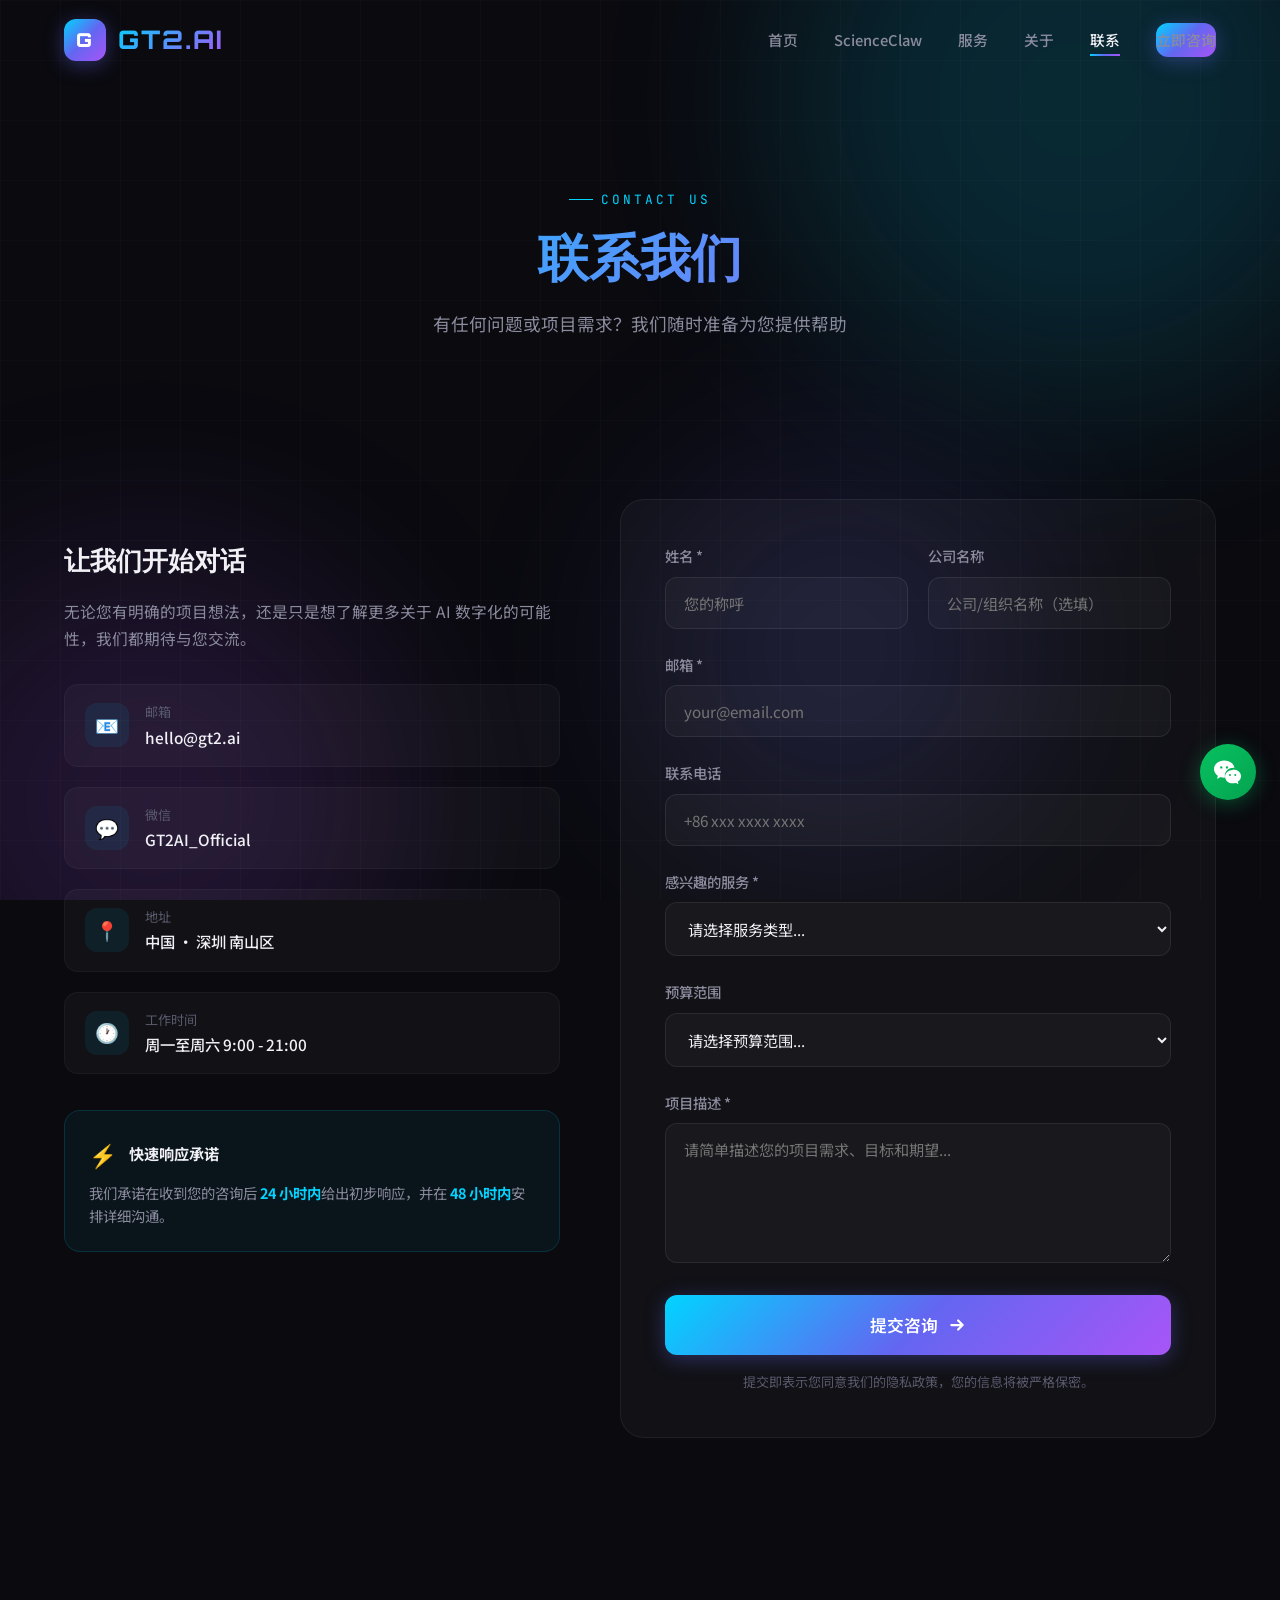
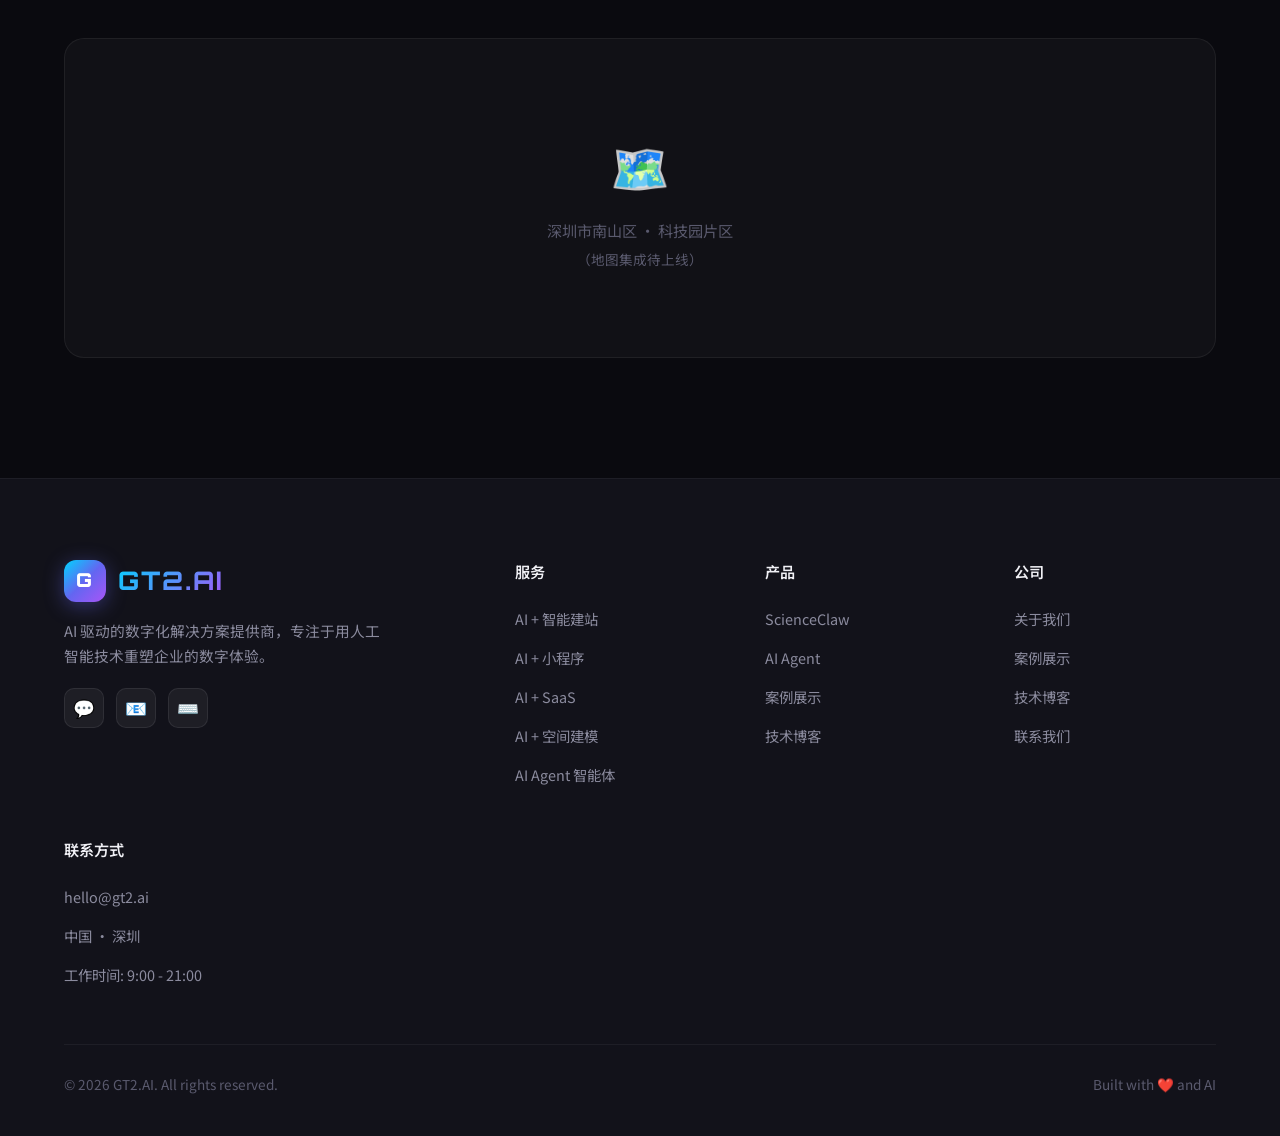
<file: contact.html>
<!DOCTYPE html>
<html lang="zh-CN">
<head>
  <meta charset="UTF-8">
  <meta name="viewport" content="width=device-width, initial-scale=1.0">
  <title>联系我们 - GT2.AI | AI 驱动的数字化解决方案</title>
  <meta name="description" content="联系GT2.AI，获取ScienceClaw科研智能体和AI Agent解决方案的免费咨询。邮箱：hello@gt2.ai，工作时间：9:00-21:00。">
  <link rel="stylesheet" href="css/style.css">
</head>
<body>

  <div class="bg-orbs"><div class="bg-orb bg-orb-1"></div><div class="bg-orb bg-orb-2"></div><div class="bg-orb bg-orb-3"></div></div>
  <div class="bg-grid"></div>

  <nav class="navbar"><div class="container">
    <a href="index.html" class="nav-logo"><div class="logo-icon">G</div><span>GT2.AI</span></a>
    <ul class="nav-links">
      <li><a href="index.html">首页</a></li>
      <li><a href="scienceclaw.html">ScienceClaw</a></li>
      <li><a href="services.html">服务</a></li>
      <li><a href="about.html">关于</a></li>
      <li><a href="contact.html" class="active">联系</a></li>
      <li><a href="contact.html" class="btn btn-primary nav-cta">立即咨询</a></li>
    </ul>
    <button class="nav-toggle" aria-label="菜单"><span></span><span></span><span></span></button>
  </div></nav>

  <div class="content-wrapper">

    <!-- Page Header -->
    <section class="page-header" id="contact-top">
      <div class="container animate-on-scroll">
        <div class="section-label">Contact Us</div>
        <h1 class="section-title gradient-text">联系我们</h1>
        <p class="section-desc">有任何问题或项目需求？我们随时准备为您提供帮助</p>
      </div>
    </section>

    <!-- Contact Section -->
    <section class="service-detail">
      <div class="container">
        <div class="contact-layout">
          
          <!-- Left: Contact Info -->
          <div class="contact-info animate-on-scroll">
            <h2>让我们开始对话</h2>
            <p>无论您有明确的项目想法，还是只是想了解更多关于 AI 数字化的可能性，我们都期待与您交流。</p>
            
            <div class="contact-methods">
              <div class="contact-method">
                <div class="cm-icon">📧</div>
                <div>
                  <div class="cm-label">邮箱</div>
                  <div class="cm-value">hello@gt2.ai</div>
                </div>
              </div>
              <div class="contact-method">
                <div class="cm-icon">💬</div>
                <div>
                  <div class="cm-label">微信</div>
                  <div class="cm-value">GT2AI_Official</div>
                </div>
              </div>
              <div class="contact-method">
                <div class="cm-icon">📍</div>
                <div>
                  <div class="cm-label">地址</div>
                  <div class="cm-value">中国 · 深圳 南山区</div>
                </div>
              </div>
              <div class="contact-method">
                <div class="cm-icon">🕐</div>
                <div>
                  <div class="cm-label">工作时间</div>
                  <div class="cm-value">周一至周六 9:00 - 21:00</div>
                </div>
              </div>
            </div>

            <!-- Quick response promise -->
            <div style="padding:24px;background:rgba(0,212,255,0.05);border:1px solid rgba(0,212,255,0.15);border-radius:16px;margin-top:16px;">
              <div style="display:flex;align-items:center;gap:12px;margin-bottom:8px;">
                <span style="font-size:1.4rem;">⚡</span>
                <strong style="font-size:0.95rem;">快速响应承诺</strong>
              </div>
              <p style="color:var(--text-secondary);font-size:0.9rem;line-height:1.6;">我们承诺在收到您的咨询后 <strong style="color:var(--accent-cyan);">24 小时内</strong>给出初步响应，并在 <strong style="color:var(--accent-cyan);">48 小时内</strong>安排详细沟通。</p>
            </div>
          </div>

          <!-- Right: Contact Form -->
          <div class="contact-form animate-on-scroll delay-2">
            <form id="contactForm" onsubmit="handleSubmit(event)">
              
              <div style="display:grid;grid-template-columns:1fr 1fr;gap:20px;">
                <div class="form-group">
                  <label for="name">姓名 *</label>
                  <input type="text" id="name" name="name" placeholder="您的称呼" required>
                </div>
                <div class="form-group">
                  <label for="company">公司名称</label>
                  <input type="text" id="company" name="company" placeholder="公司/组织名称（选填）">
                </div>
              </div>

              <div class="form-group">
                <label for="email">邮箱 *</label>
                <input type="email" id="email" name="email" placeholder="your@email.com" required>
              </div>

              <div class="form-group">
                <label for="phone">联系电话</label>
                <input type="tel" id="phone" name="phone" placeholder="+86 xxx xxxx xxxx">
              </div>

              <div class="form-group">
                <label for="service">感兴趣的服务 *</label>
                <select id="service" name="service" required>
                  <option value="" disabled selected>请选择服务类型...</option>
                  <option value="ai-build">AI + 智能建站</option>
                  <option value="ai-miniapp">AI + 小程序开发</option>
                  <option value="ai-saas">AI + SaaS 平台</option>
                  <option value="ai-modeling">AI + 空间建模</option>
                  <option value="ai-agent">AI Agent 智能体</option>
                  <option value="other">其他 / 不确定</option>
                </select>
              </div>

              <div class="form-group">
                <label for="budget">预算范围</label>
                <select id="budget" name="budget">
                  <option value="" disabled selected>请选择预算范围...</option>
                  <option value="under-5k">&lt; ¥5,000</option>
                  <option value="5k-20k">¥5,000 - ¥20,000</option>
                  <option value="20k-50k">¥20,000 - ¥50,000</option>
                  <option value="50k-100k">¥50,000 - ¥100,000</option>
                  <option value="over-100k">&gt; ¥100,000</option>
                  <option value="undecided">暂不确定</option>
                </select>
              </div>

              <div class="form-group">
                <label for="message">项目描述 *</label>
                <textarea id="message" name="message" placeholder="请简单描述您的项目需求、目标和期望..." required rows="5"></textarea>
              </div>

              <button type="submit" class="btn btn-primary" style="width:100%;justify-content:center;padding:18px;font-size:1.05rem;">
                提交咨询
                <svg width="18" height="18" viewBox="0 0 16 16" fill="none"><path d="M3 8h10M9 4l4 4-4 4" stroke="currentColor" stroke-width="2" stroke-linecap="round" stroke-linejoin="round"/></svg>
              </button>

              <p style="text-align:center;color:var(--text-muted);font-size:0.82rem;margin-top:16px;">
                提交即表示您同意我们的隐私政策，您的信息将被严格保密。
              </p>
            </form>
          </div>

        </div>
      </div>
    </section>

    <!-- Map placeholder area -->
    <section class="section">
      <div class="container">
        <div class="animate-on-scroll" style="width:100%;height:320px;border-radius:20px;background:var(--bg-card);border:1px solid rgba(255,255,255,0.06);display:flex;flex-direction:column;align-items:center;justify-content:center;color:var(--text-muted);">
          <span style="font-size:3rem;margin-bottom:12px;">🗺️</span>
          <span style="font-size:0.95rem;">深圳市南山区 · 科技园片区</span>
          <span style="font-size:0.85rem;margin-top:4px;">（地图集成待上线）</span>
        </div>
      </div>
    </section>

  </div><!-- end content-wrapper -->

  <!-- Footer -->
  <footer class="footer">
    <div class="container">
      <div class="footer-grid">
        <div class="footer-brand">
          <a href="index.html" class="nav-logo"><div class="logo-icon">G</div><span>GT2.AI</span></a>
          <p>AI 驱动的数字化解决方案提供商，专注于用人工智能技术重塑企业的数字体验。</p>
          <div class="footer-social"><a href="#">💬</a><a href="#">📧</a><a href="#">⌨️</a></div>
        </div>
        <div class="footer-col">
          <h4>服务</h4>
          <ul>
            <li><a href="services.html#ai-build">AI + 智能建站</a></li>
            <li><a href="services.html#ai-miniapp">AI + 小程序</a></li>
            <li><a href="services.html#ai-saas">AI + SaaS</a></li>
            <li><a href="services.html#ai-modeling">AI + 空间建模</a></li>
            <li><a href="services.html#ai-agent">AI Agent 智能体</a></li>
          </ul>
        </div>
        <div class="footer-col">
          <h4>产品</h4>
          <ul>
            <li><a href="scienceclaw.html">ScienceClaw</a></li>
            <li><a href="services.html#ai-agent">AI Agent</a></li>
            <li><a href="#">案例展示</a></li>
            <li><a href="#">技术博客</a></li>
          </ul>
        </div>
        <div class="footer-col">
          <h4>公司</h4>
          <ul>
            <li><a href="about.html">关于我们</a></li>
            <li><a href="cases.html">案例展示</a></li>
            <li><a href="#">技术博客</a></li>
            <li><a href="contact.html">联系我们</a></li>
          </ul>
        </div>
        <div class="footer-col">
          <h4>联系方式</h4>
          <ul>
            <li><a href="mailto:hello@gt2.ai">hello@gt2.ai</a></li>
            <li><a href="#">中国 · 深圳</a></li>
            <li><a href="#">工作时间: 9:00 - 21:00</a></li>
          </ul>
        </div>
      </div>
      <div class="footer-bottom">
        <span>&copy; 2026 GT2.AI. All rights reserved.</span>
        <span>Built with ❤️ and AI</span>
      </div>
    </div>
  </footer>

  <script src="js/main.js"></script>
  <script>
    // Contact form handler
    function handleSubmit(e) {
      e.preventDefault();
      const form = e.target;
      const btn = form.querySelector('button[type="submit"]');
      const originalText = btn.innerHTML;
      
      // Simulate submission
      btn.innerHTML = '✅ 提交成功！我们会尽快联系您';
      btn.style.pointerEvents = 'none';
      
      setTimeout(() => {
        btn.innerHTML = originalText;
        btn.style.pointerEvents = 'auto';
        form.reset();
      }, 3000);
    }
  </script>
  <!-- Side WeChat Customer Service -->
  <div class="side-contact">
    <button class="side-contact-btn" aria-label="微信咨询">
      <svg viewBox="0 0 24 24" fill="currentColor"><path d="M8.691 2.188C3.891 2.188 0 5.476 0 9.53c0 2.212 1.17 4.203 3.002 5.55a.59.59 0 0 1 .213.665l-.39 1.48c-.019.07-.048.141-.048.213 0 .163.13.295.29.295a.326.326 0 0 0 .167-.054l1.903-1.114a.864.864 0 0 1 .717-.098 10.16 10.16 0 0 0 2.837.403c.276 0 .543-.027.811-.05a6.093 6.093 0 0 1-.249-1.7c0-3.685 3.37-6.676 7.517-6.676.265 0 .524.019.783.038C16.98 4.746 13.177 2.188 8.691 2.188zm-2.46 4.84a1.01 1.01 0 1 1 0 2.022 1.01 1.01 0 0 1 0-2.022zm4.908 0a1.01 1.01 0 1 1 0 2.022 1.01 1.01 0 0 1 0-2.022zm4.826 3.278c-3.57 0-6.468 2.554-6.468 5.7 0 3.148 2.898 5.7 6.468 5.7a8.34 8.34 0 0 0 2.343-.332.714.714 0 0 1 .594.08l1.574.922a.27.27 0 0 0 .138.045c.133 0 .24-.108.24-.242a.54.54 0 0 0-.04-.175l-.322-1.224a.487.487 0 0 1 .176-.55c1.517-1.114 2.493-2.779 2.493-4.624 0-3.146-2.897-5.7-6.468-5.7zm-2.28 3.39a.865.865 0 1 1 0 1.73.865.865 0 0 1 0-1.73zm4.56 0a.865.865 0 1 1 0 1.73.865.865 0 0 1 0-1.73z"/></svg>
      <span class="side-contact-tooltip">微信咨询</span>
    </button>
    <div class="side-contact-panel">
      <div class="side-contact-header">
        <span>扫码联系微信客服</span>
        <button class="side-contact-close" aria-label="关闭">&times;</button>
      </div>
      <div class="side-contact-body">
        <img src="images/wechat-qr.jpg" alt="微信客服二维码" class="side-contact-qr">
        <p class="side-contact-hint">微信扫一扫，立即咨询</p>
        <p class="side-contact-subhint">工作日 9:00 - 21:00 在线</p>
      </div>
    </div>
  </div>

  <script src="js/main.js"></script>
</body>
</html>
</file>
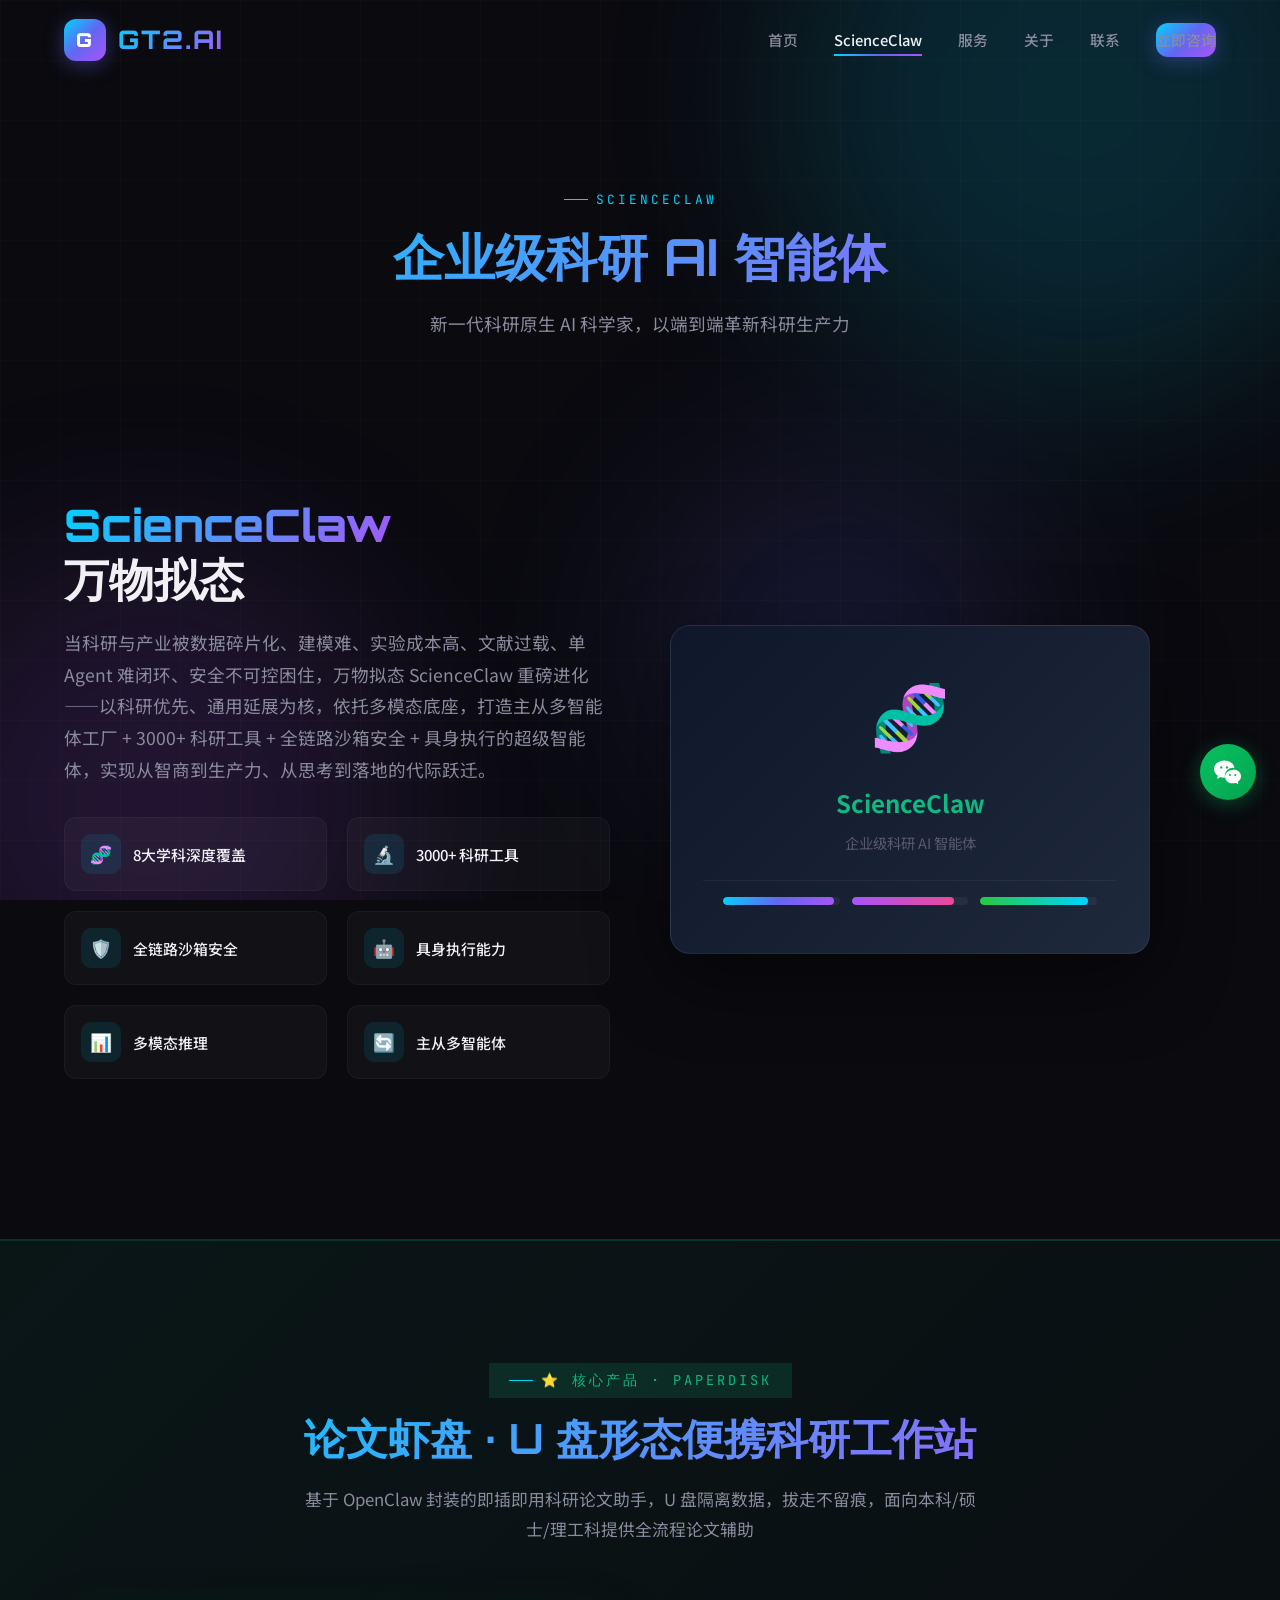
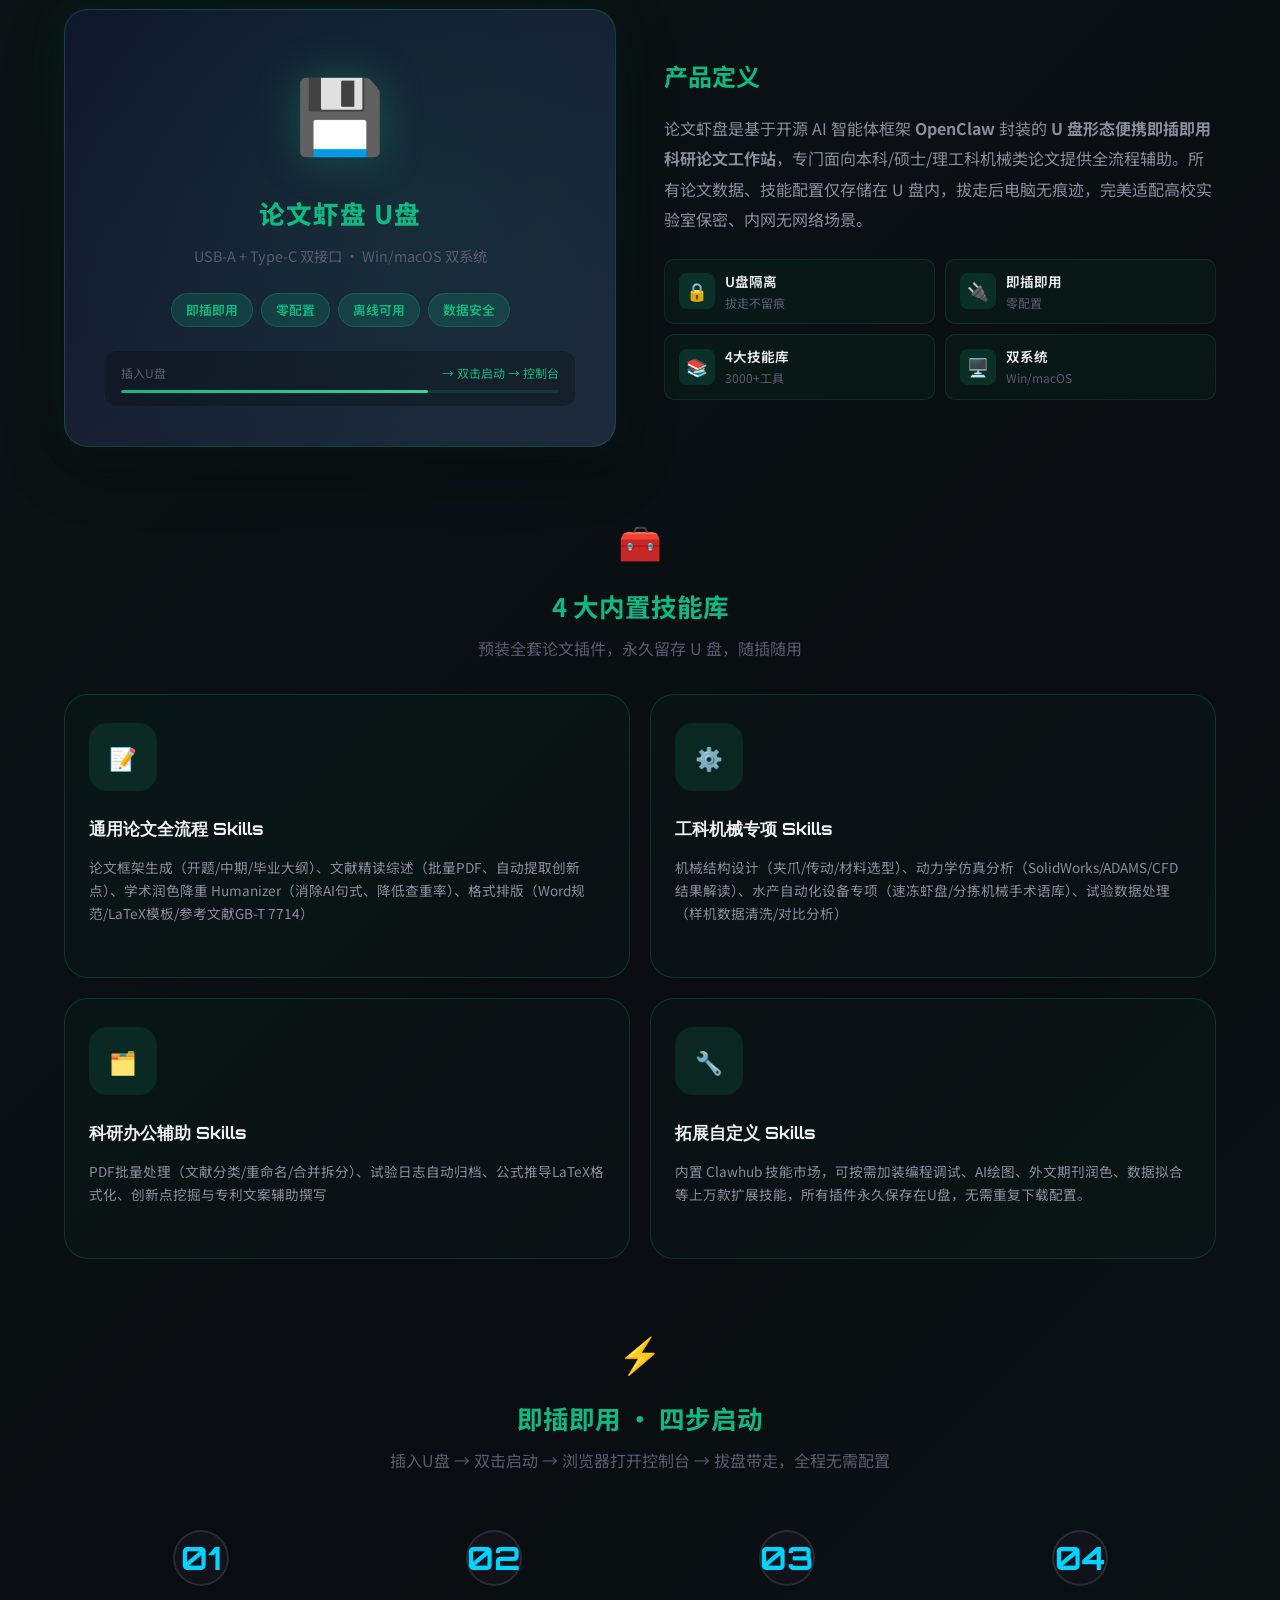
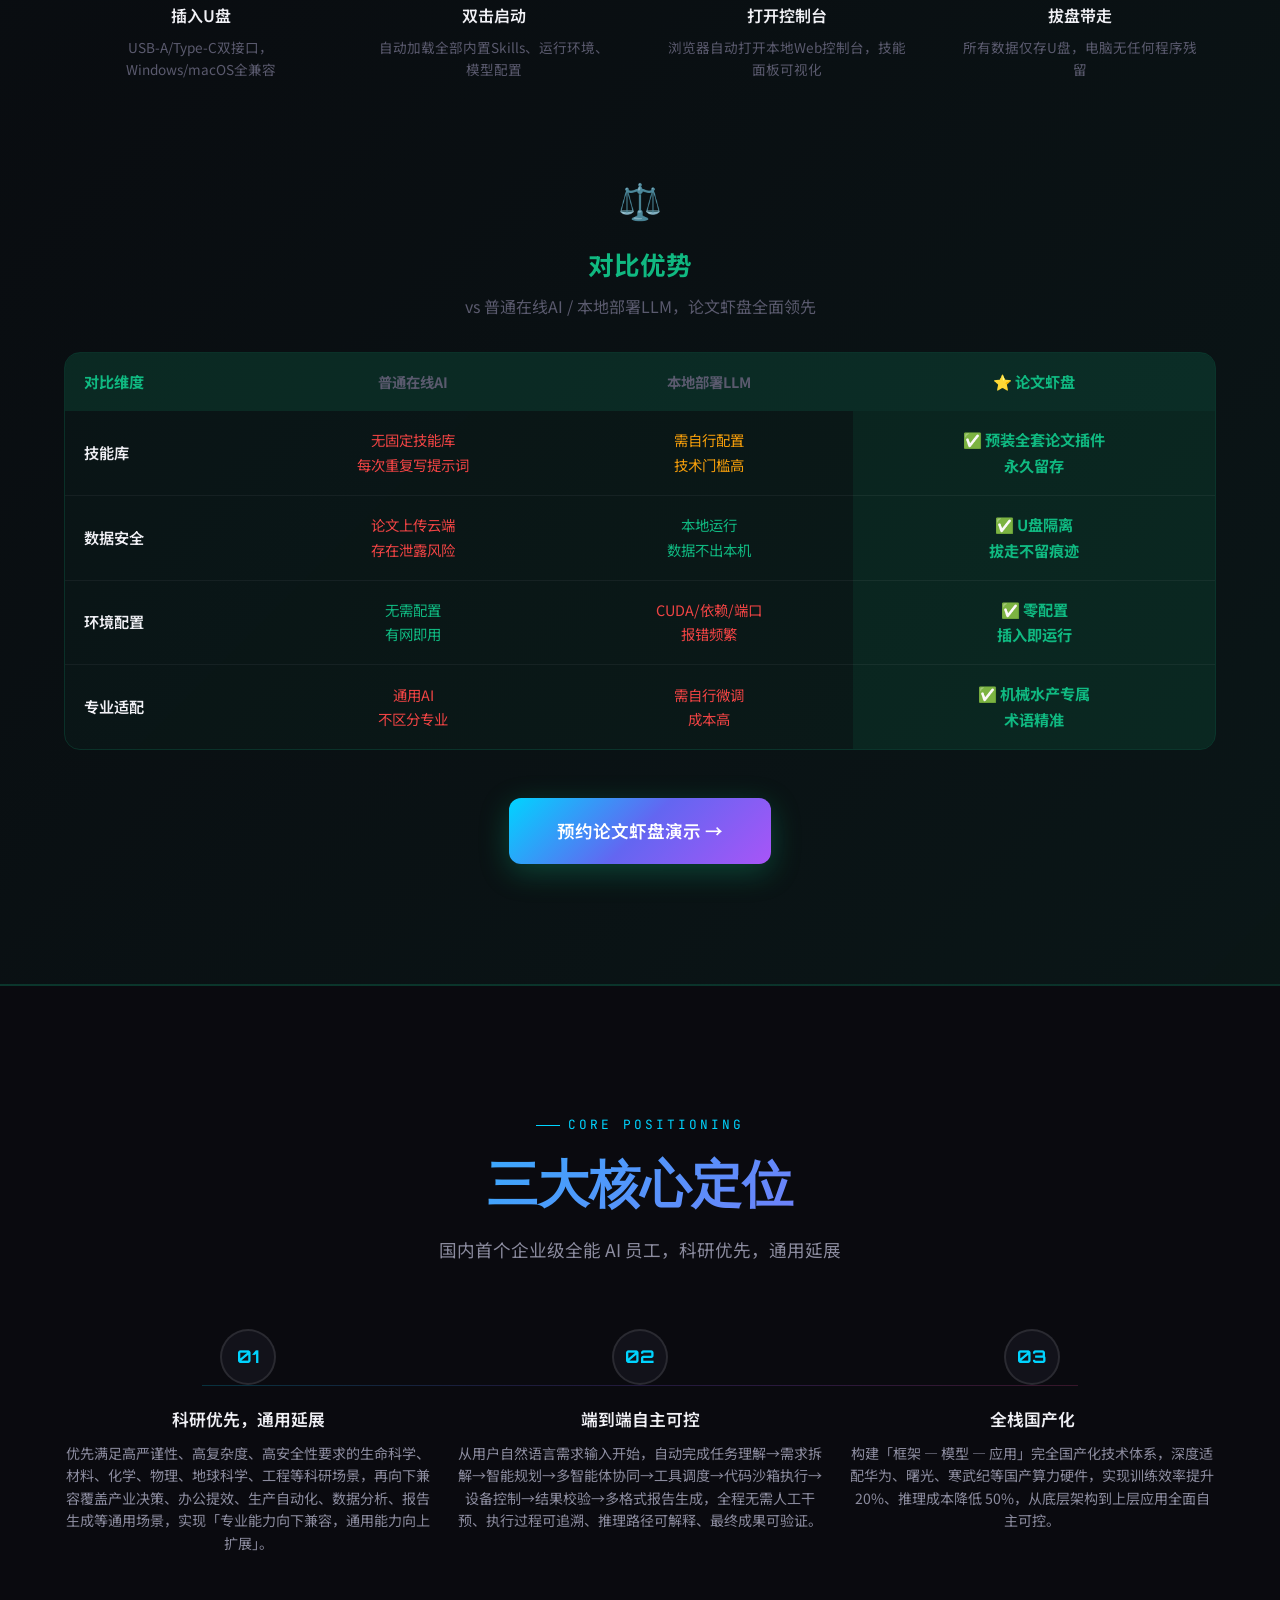
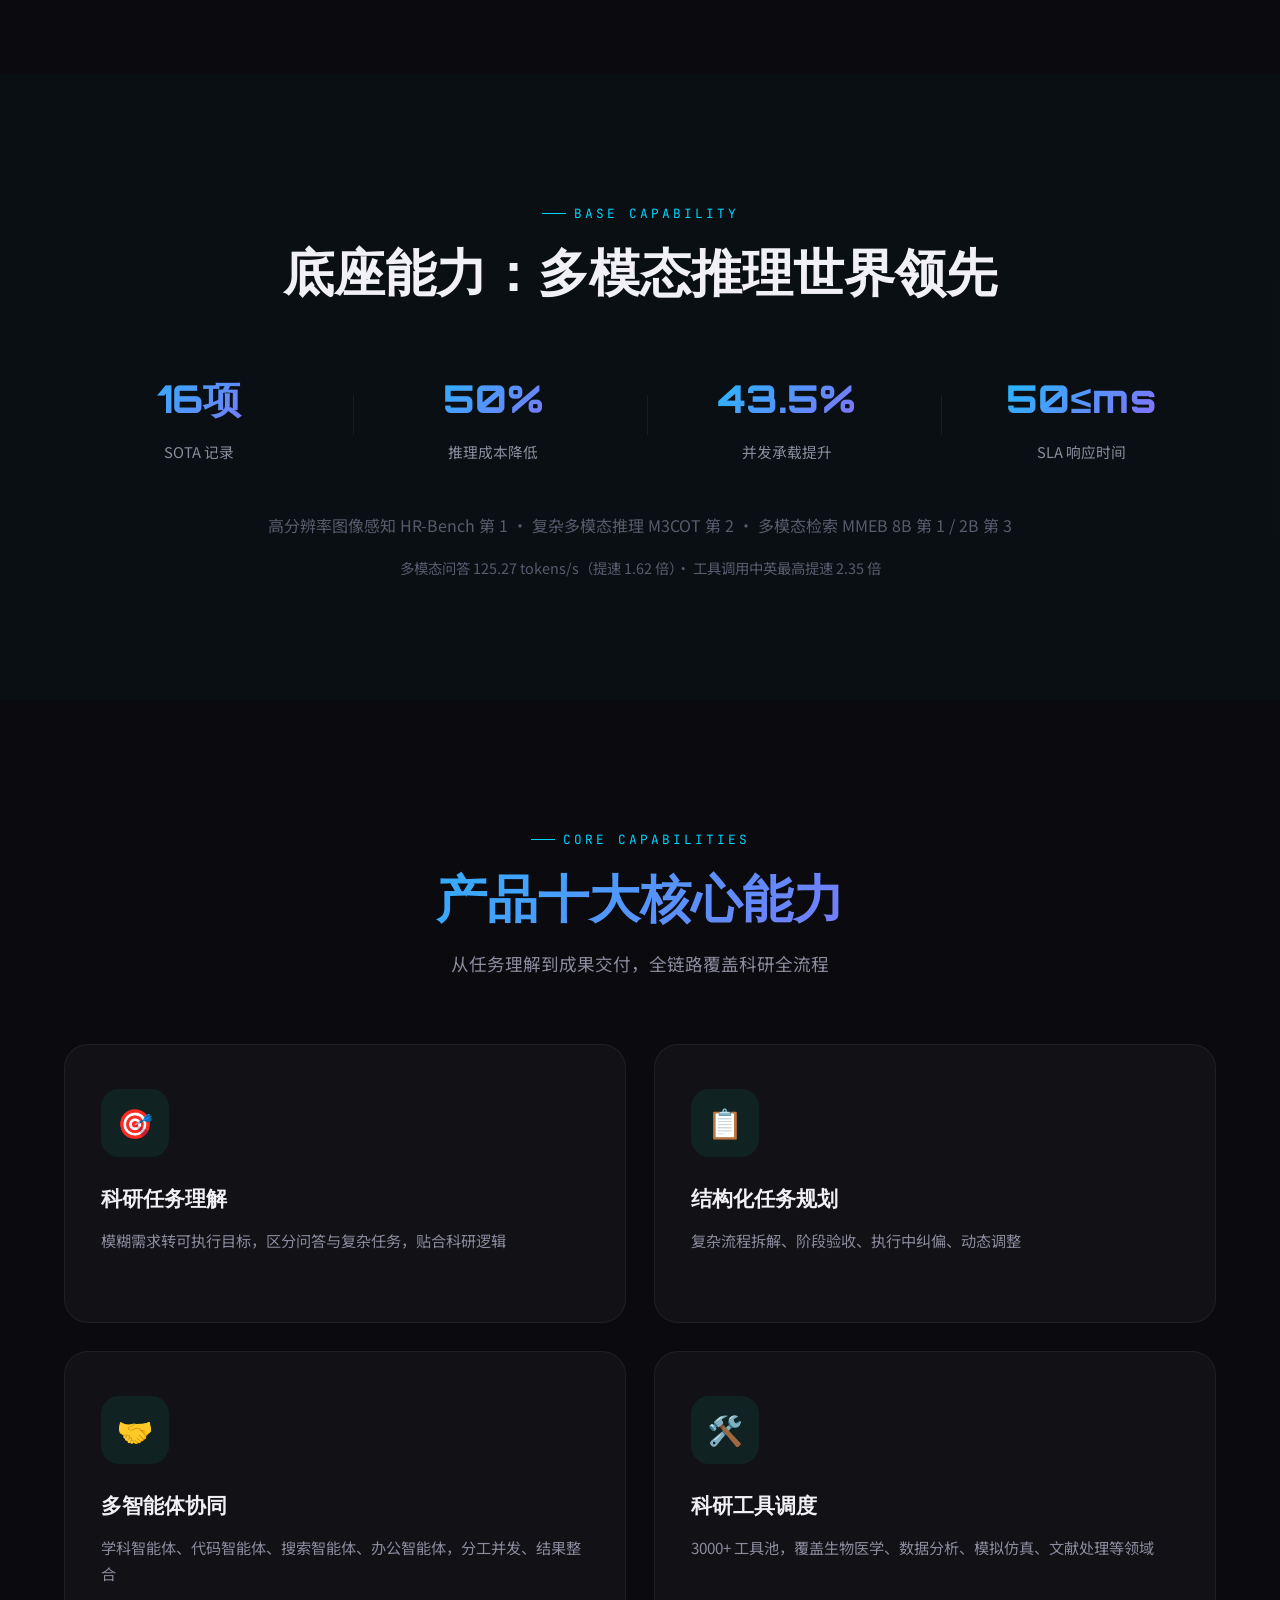
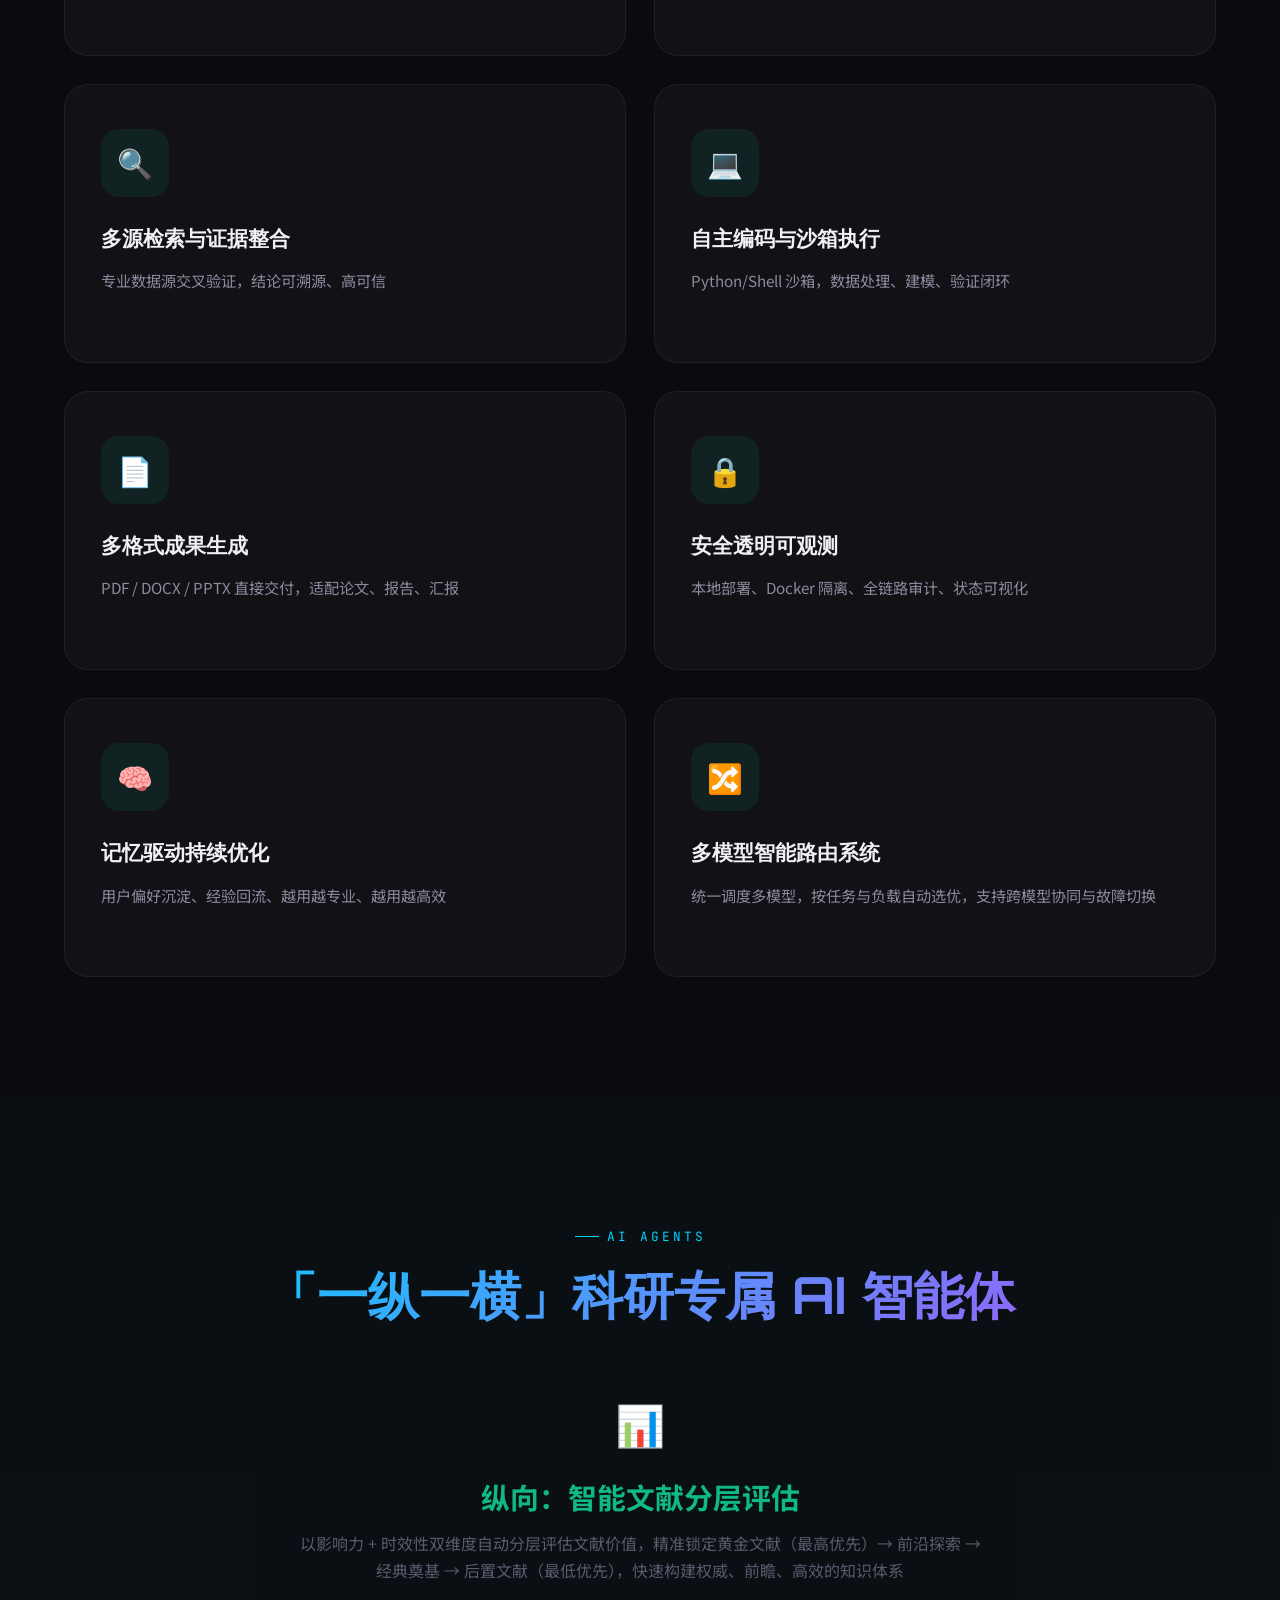
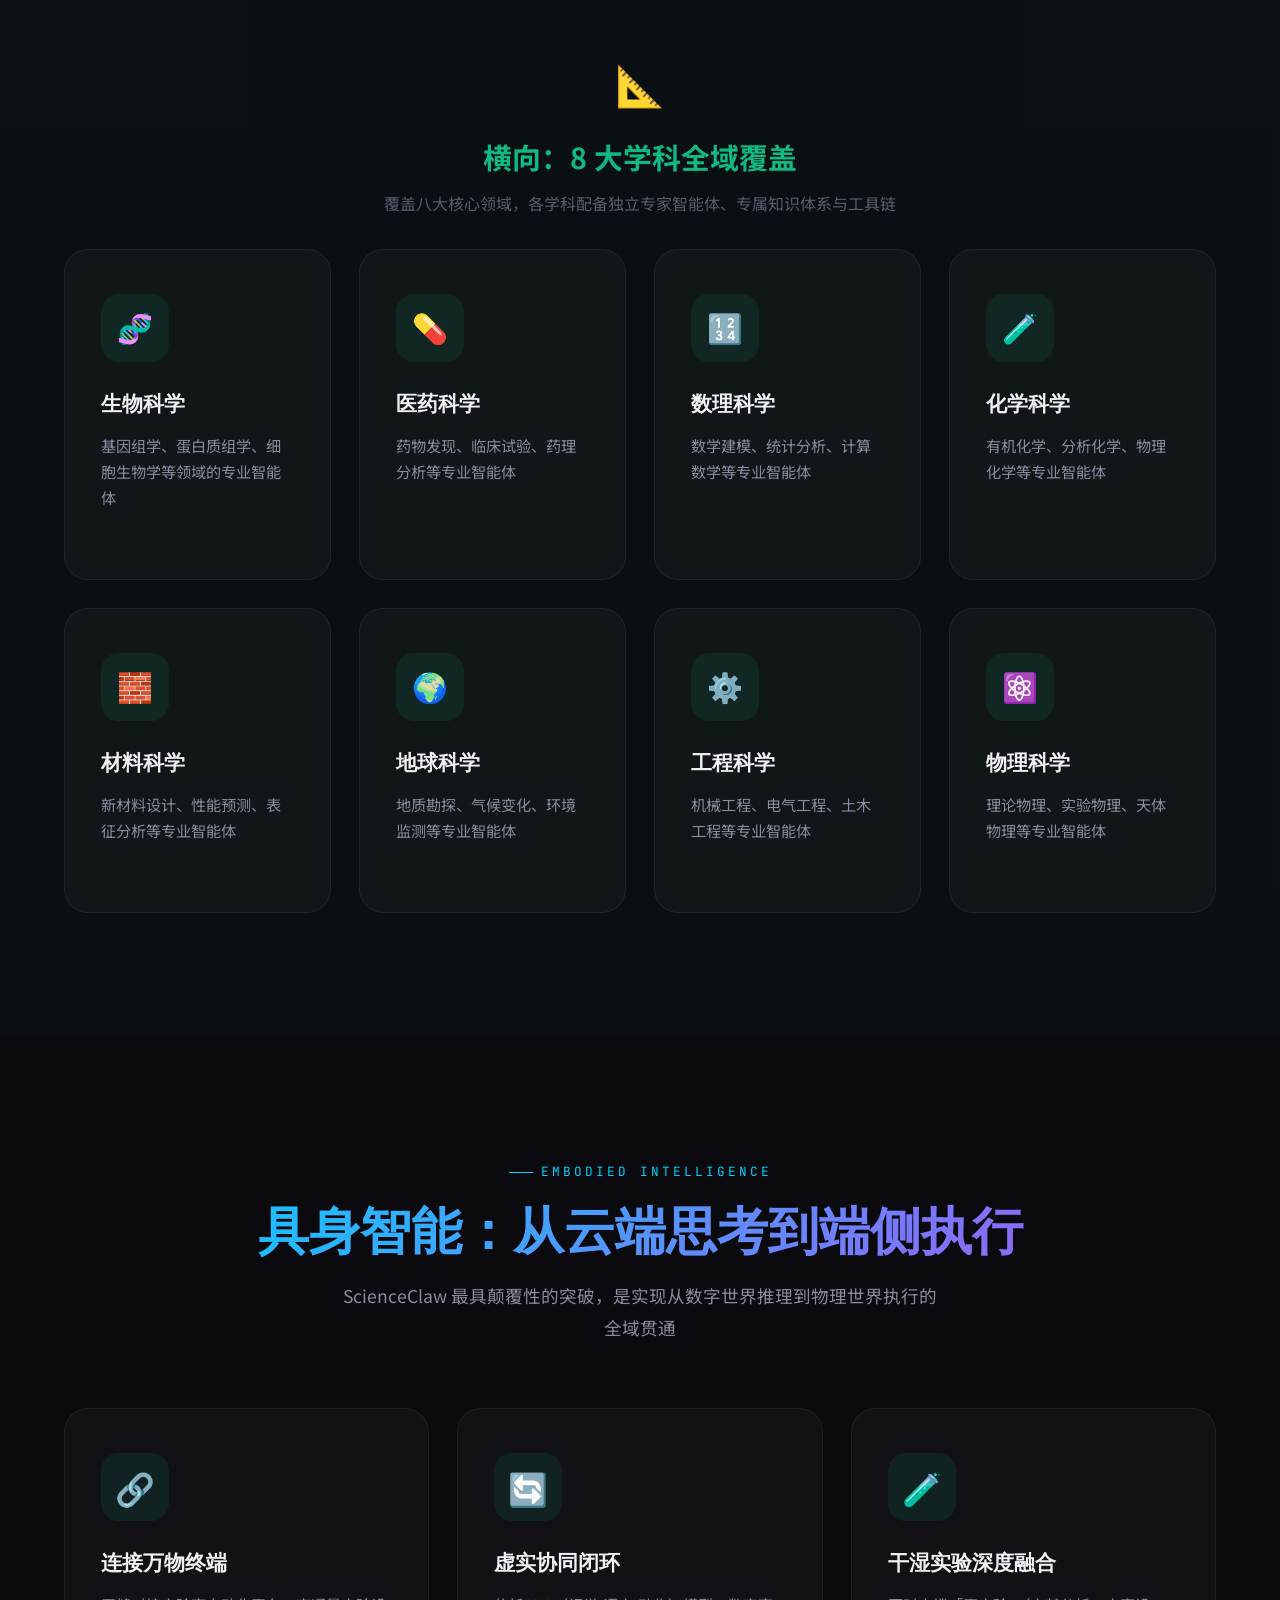
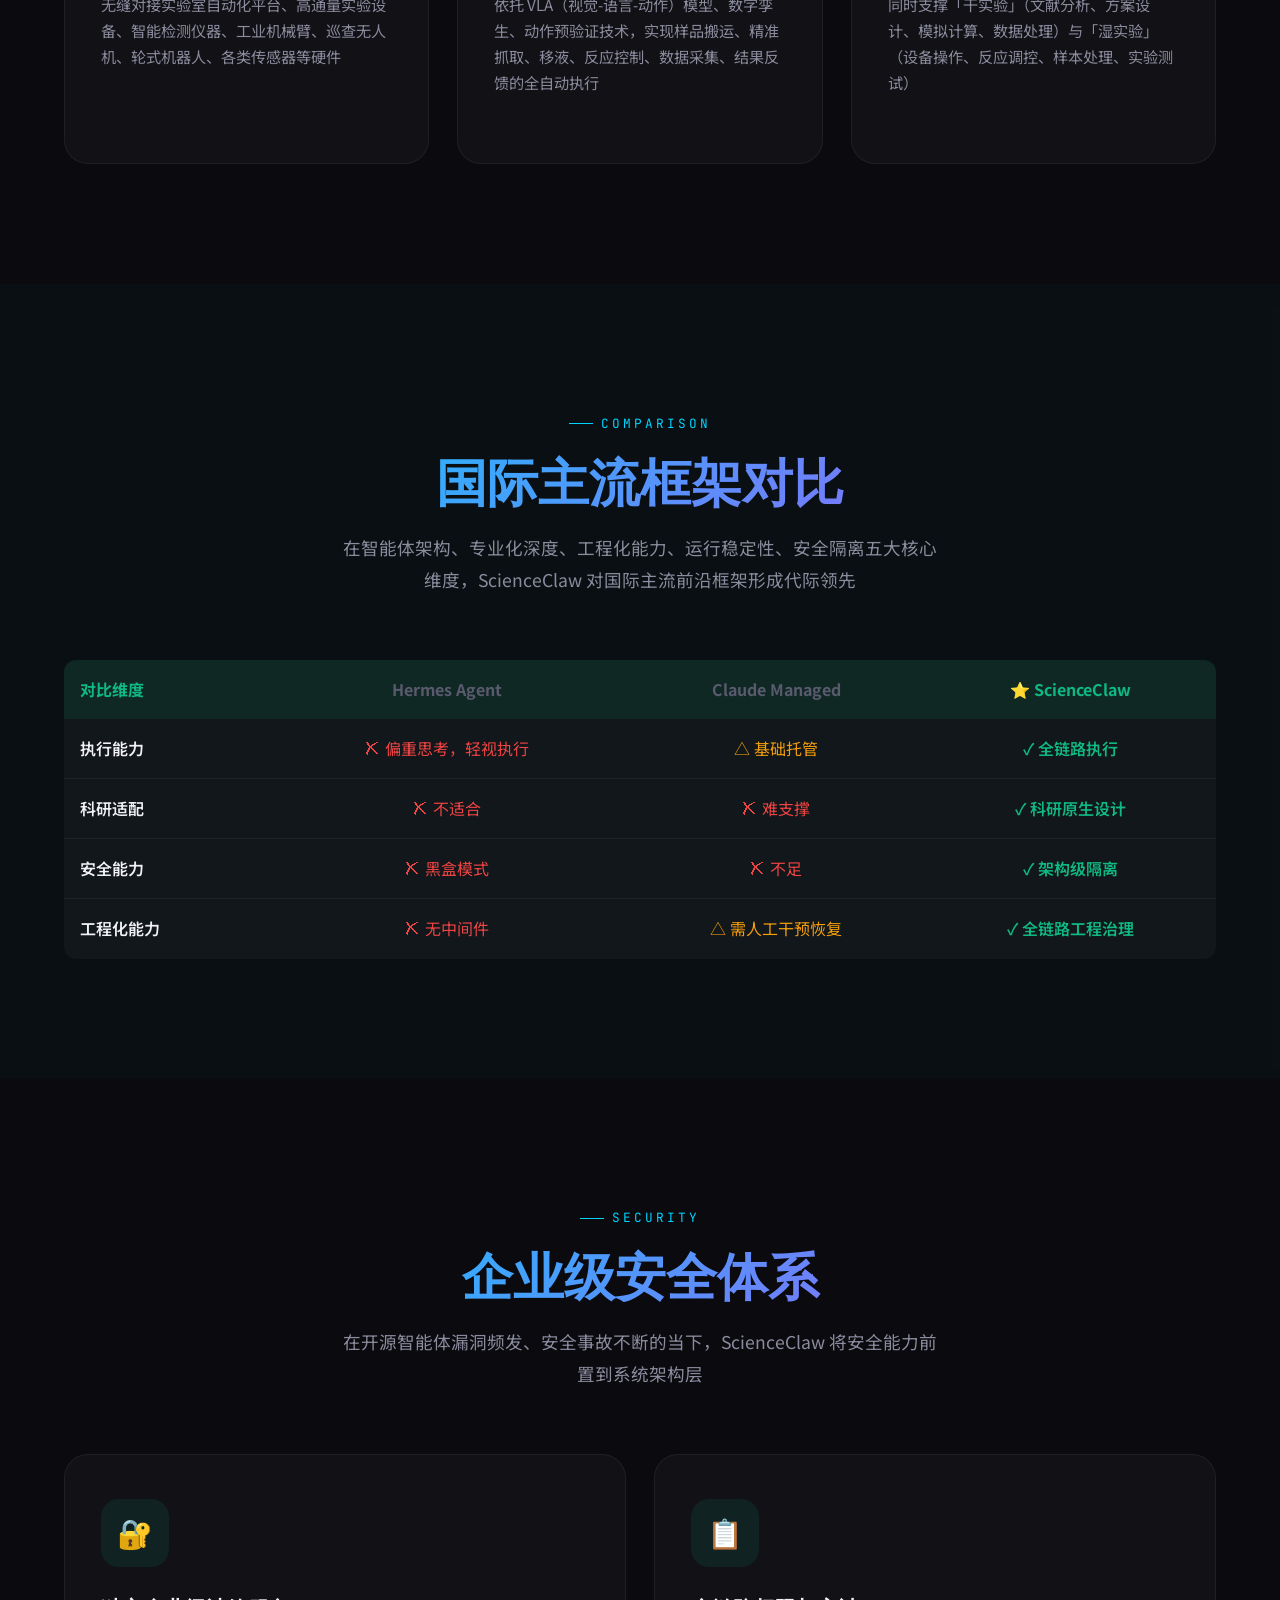
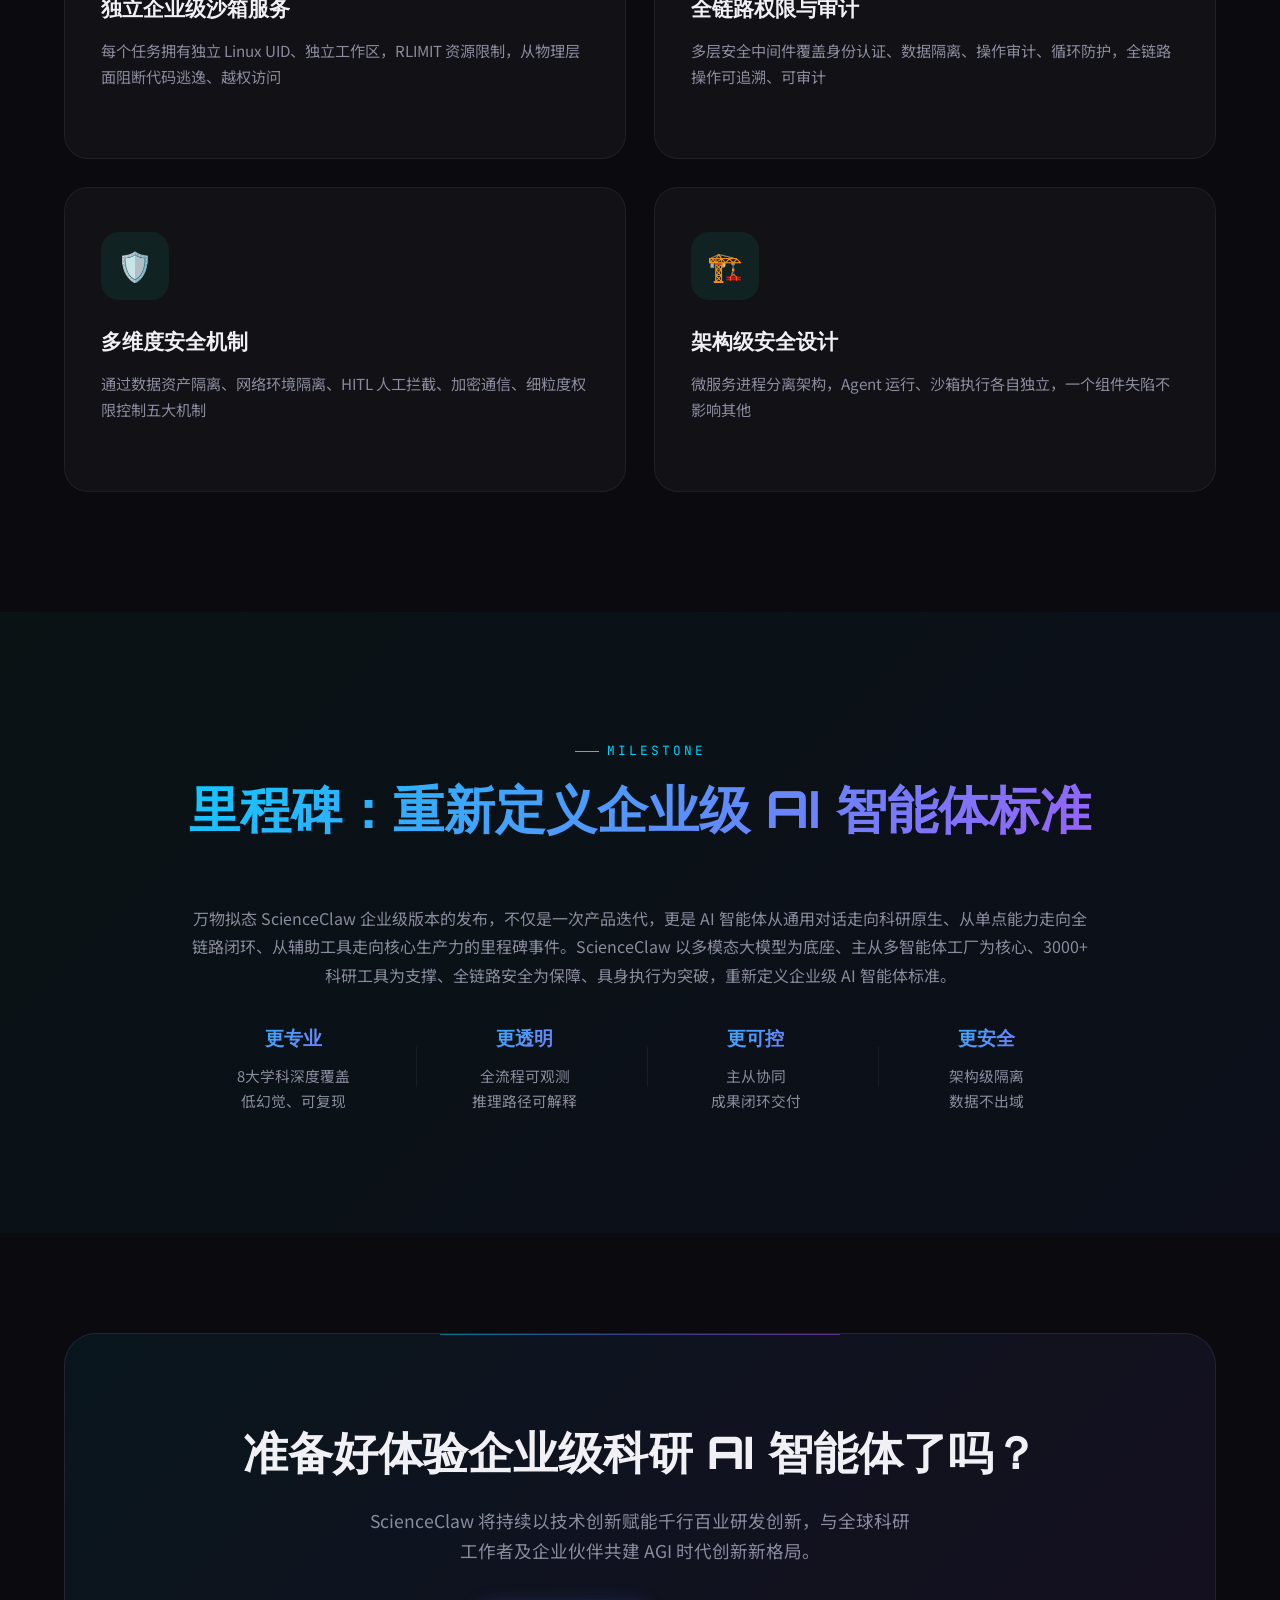
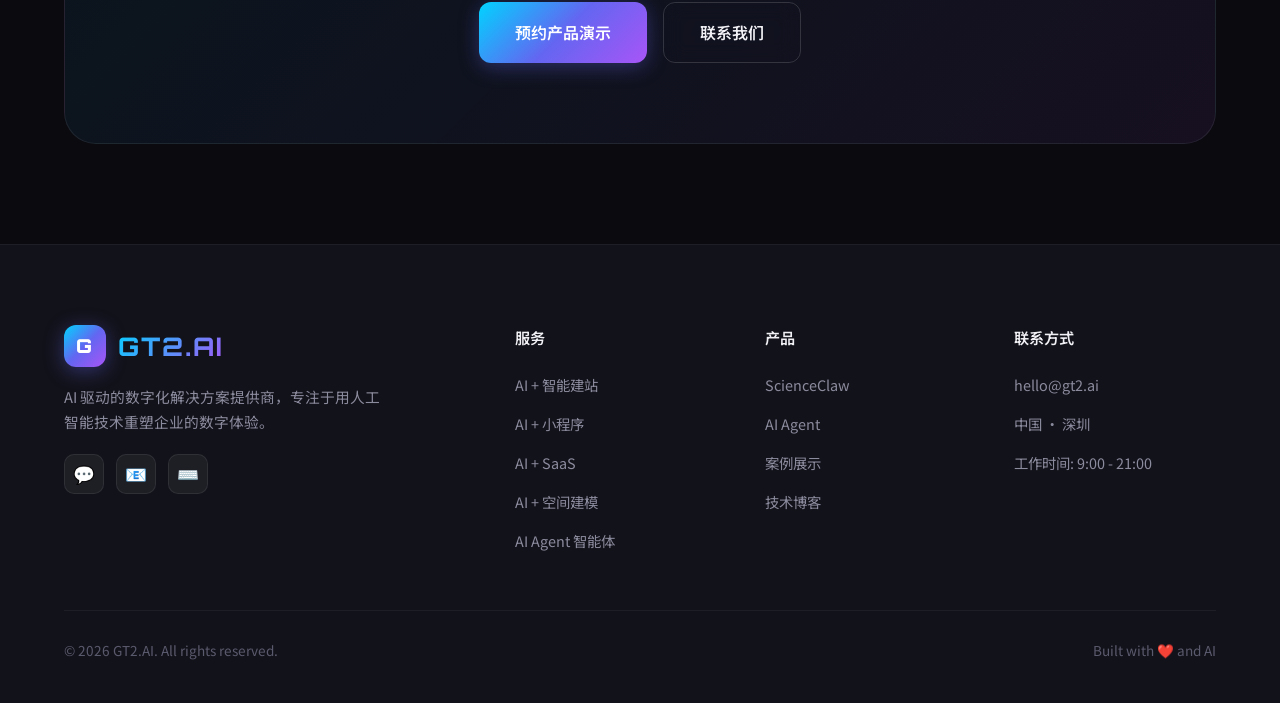
<file: scienceclaw.html>
<!DOCTYPE html>
<html lang="zh-CN">
<head>
  <meta charset="UTF-8">
  <meta name="viewport" content="width=device-width, initial-scale=1.0">
  <title>ScienceClaw - 企业级科研AI智能体 | GT2.AI</title>
  <meta name="description" content="ScienceClaw 是GT2.AI推出的企业级科研AI智能体，具备多模态推理、主从多智能体工厂、3000+科研工具、全链路沙箱安全等核心能力。旗下论文虾盘U盘便携工作站，即插即用。">
  <link rel="stylesheet" href="css/style.css">
</head>
<body>

  <!-- Background -->
  <div class="bg-orbs"><div class="bg-orb bg-orb-1"></div><div class="bg-orb bg-orb-2"></div><div class="bg-orb bg-orb-3"></div></div>
  <div class="bg-grid"></div>

  <!-- Nav -->
  <nav class="navbar"><div class="container">
    <a href="index.html" class="nav-logo"><div class="logo-icon">G</div><span>GT2.AI</span></a>
    <ul class="nav-links">
        <li><a href="index.html">首页</a></li>
        <li><a href="scienceclaw.html" class="active">ScienceClaw</a></li>
        <li><a href="services.html">服务</a></li>
      <li><a href="about.html">关于</a></li>
      <li><a href="contact.html">联系</a></li>
      <li><a href="contact.html" class="btn btn-primary nav-cta">立即咨询</a></li>
    </ul>
    <button class="nav-toggle" aria-label="菜单"><span></span><span></span><span></span></button>
  </div></nav>

  <div class="content-wrapper">

    <!-- Page Header -->
    <section class="page-header" id="sc-top">
      <div class="container animate-on-scroll">
        <div class="section-label">ScienceClaw</div>
        <h1 class="section-title gradient-text">企业级科研 AI 智能体</h1>
        <p class="section-desc">新一代科研原生 AI 科学家，以端到端革新科研生产力</p>
      </div>
    </section>

    <!-- ==================== HERO ==================== -->
    <section class="service-detail" id="sc-hero">
      <div class="container">
        <div class="sd-hero">
          <div class="sd-hero-content animate-on-scroll">
            <h1><span class="gradient-text">ScienceClaw</span><br>万物拟态</h1>
            <p>当科研与产业被数据碎片化、建模难、实验成本高、文献过载、单 Agent 难闭环、安全不可控困住，万物拟态 ScienceClaw 重磅进化——以科研优先、通用延展为核，依托多模态底座，打造主从多智能体工厂 + 3000+ 科研工具 + 全链路沙箱安全 + 具身执行的超级智能体，实现从智商到生产力、从思考到落地的代际跃迁。</p>
            
            <div class="sd-feature-grid">
              <div class="sd-feature-item">
                <div class="sd-feature-icon">🧬</div>
                <span>8大学科深度覆盖</span>
              </div>
              <div class="sd-feature-item">
                <div class="sd-feature-icon">🔬</div>
                <span>3000+ 科研工具</span>
              </div>
              <div class="sd-feature-item">
                <div class="sd-feature-icon">🛡️</div>
                <span>全链路沙箱安全</span>
              </div>
              <div class="sd-feature-item">
                <div class="sd-feature-icon">🤖</div>
                <span>具身执行能力</span>
              </div>
              <div class="sd-feature-item">
                <div class="sd-feature-icon">📊</div>
                <span>多模态推理</span>
              </div>
              <div class="sd-feature-item">
                <div class="sd-feature-icon">🔄</div>
                <span>主从多智能体</span>
              </div>
            </div>
          </div>
          
          <div class="sd-visual animate-on-scroll delay-2">
            <div class="sd-demo-panel" style="background:linear-gradient(135deg,#0f172a 0%,#1e293b 100%);">
              <div style="padding:2rem;text-align:center;">
                <div style="font-size:4rem;margin-bottom:1rem;">🧬</div>
                <div style="color:var(--accent-green);font-size:1.5rem;font-weight:700;margin-bottom:0.5rem;">ScienceClaw</div>
                <div style="color:var(--text-muted);font-size:0.9rem;">企业级科研 AI 智能体</div>
                <div class="sd-demo-bar" style="margin-top:1.5rem;">
                  <div class="bar-item"><div class="bar-fill" style="width:95%;"></div></div>
                  <div class="bar-item"><div class="bar-fill" style="width:88%;"></div></div>
                  <div class="bar-item"><div class="bar-fill" style="width:92%;"></div></div>
                </div>
              </div>
            </div>
          </div>
        </div>
      </div>
    </section>

    <!-- ==================== 论文虾盘 · 核心产品 ==================== -->
    <section class="section" id="sc-paperdisk" style="background:linear-gradient(135deg,rgba(16,185,129,0.07) 0%,rgba(16,185,129,0.02) 50%,rgba(16,185,129,0.07) 100%);border-top:2px solid rgba(16,185,129,0.2);border-bottom:2px solid rgba(16,185,129,0.2);">
      <div class="container">
        <!-- Section Header -->
        <div class="section-header animate-on-scroll">
          <div class="section-label" style="background:rgba(16,185,129,0.15);color:var(--accent-green);border-color:rgba(16,185,129,0.3);font-size:0.85rem;padding:6px 20px;"> ⭐ 核心产品 · PaperDisk</div>
          <h2 class="section-title gradient-text" style="font-size:2.6rem;">论文虾盘 · U 盘形态便携科研工作站</h2>
          <p class="section-desc" style="font-size:1.05rem;max-width:680px;margin:0 auto;color:var(--text-secondary);">基于 OpenClaw 封装的即插即用科研论文助手，U 盘隔离数据，拔走不留痕，面向本科/硕士/理工科提供全流程论文辅助</p>
        </div>

        <!-- Product Showcase -->
        <div style="display:grid;grid-template-columns:1fr 1fr;gap:3rem;align-items:center;margin-bottom:4rem;">
          <div class="animate-on-scroll">
            <div style="background:linear-gradient(145deg,#0f172a 0%,#1e293b 100%);border:1px solid rgba(16,185,129,0.25);border-radius:24px;padding:2.5rem;text-align:center;position:relative;overflow:hidden;box-shadow:0 20px 60px rgba(0,0,0,0.3),0 0 40px rgba(16,185,129,0.08);">
              <div style="position:absolute;top:-60%;right:-60%;width:200%;height:200%;background:radial-gradient(circle,rgba(16,185,129,0.08) 0%,transparent 50%);pointer-events:none;"></div>
              <div style="position:relative;z-index:1;">
                <div style="font-size:4.5rem;margin-bottom:1.2rem;filter:drop-shadow(0 0 20px rgba(16,185,129,0.3));">💾</div>
                <div style="color:var(--accent-green);font-size:1.6rem;font-weight:800;margin-bottom:0.6rem;letter-spacing:1px;">论文虾盘 U盘</div>
                <div style="color:var(--text-muted);font-size:0.9rem;margin-bottom:1.5rem;">USB-A + Type-C 双接口 · Win/macOS 双系统</div>
                <div style="display:flex;gap:8px;justify-content:center;flex-wrap:wrap;margin-bottom:1.5rem;">
                  <span style="background:rgba(16,185,129,0.18);color:var(--accent-green);padding:5px 14px;border-radius:20px;font-size:0.8rem;font-weight:600;border:1px solid rgba(16,185,129,0.25);">即插即用</span>
                  <span style="background:rgba(16,185,129,0.18);color:var(--accent-green);padding:5px 14px;border-radius:20px;font-size:0.8rem;font-weight:600;border:1px solid rgba(16,185,129,0.25);">零配置</span>
                  <span style="background:rgba(16,185,129,0.18);color:var(--accent-green);padding:5px 14px;border-radius:20px;font-size:0.8rem;font-weight:600;border:1px solid rgba(16,185,129,0.25);">离线可用</span>
                  <span style="background:rgba(16,185,129,0.18);color:var(--accent-green);padding:5px 14px;border-radius:20px;font-size:0.8rem;font-weight:600;border:1px solid rgba(16,185,129,0.25);">数据安全</span>
                </div>
                <div style="background:rgba(0,0,0,0.25);border-radius:12px;padding:0.8rem 1rem;">
                  <div style="display:flex;justify-content:space-between;margin-bottom:0.4rem;font-size:0.75rem;">
                    <span style="color:var(--text-muted);">插入U盘</span>
                    <span style="color:var(--accent-green);">→ 双击启动 → 控制台</span>
                  </div>
                  <div style="height:3px;background:rgba(16,185,129,0.15);border-radius:2px;overflow:hidden;">
                    <div style="height:100%;width:70%;background:linear-gradient(90deg,var(--accent-green),#34d399);border-radius:2px;"></div>
                  </div>
                </div>
              </div>
            </div>
          </div>

          <div class="animate-on-scroll delay-2">
            <h3 style="font-size:1.5rem;color:var(--accent-green);margin-bottom:1rem;font-weight:700;">产品定义</h3>
            <p style="color:var(--text-secondary);line-height:1.9;margin-bottom:1.5rem;font-size:1rem;">
              论文虾盘是基于开源 AI 智能体框架 <strong>OpenClaw</strong> 封装的 <strong>U 盘形态便携即插即用科研论文工作站</strong>，专门面向本科/硕士/理工科机械类论文提供全流程辅助。所有论文数据、技能配置仅存储在 U 盘内，拔走后电脑无痕迹，完美适配高校实验室保密、内网无网络场景。
            </p>
            <div style="display:grid;grid-template-columns:1fr 1fr;gap:10px;">
              <div style="display:flex;align-items:center;gap:10px;background:rgba(16,185,129,0.05);border:1px solid rgba(16,185,129,0.15);border-radius:10px;padding:10px 14px;">
                <div style="width:36px;height:36px;background:rgba(16,185,129,0.15);border-radius:8px;display:flex;align-items:center;justify-content:center;font-size:1.1rem;flex-shrink:0;">🔒</div>
                <div>
                  <div style="color:var(--text-primary);font-weight:600;font-size:0.85rem;">U盘隔离</div>
                  <div style="color:var(--text-muted);font-size:0.75rem;">拔走不留痕</div>
                </div>
              </div>
              <div style="display:flex;align-items:center;gap:10px;background:rgba(16,185,129,0.05);border:1px solid rgba(16,185,129,0.15);border-radius:10px;padding:10px 14px;">
                <div style="width:36px;height:36px;background:rgba(16,185,129,0.15);border-radius:8px;display:flex;align-items:center;justify-content:center;font-size:1.1rem;flex-shrink:0;">🔌</div>
                <div>
                  <div style="color:var(--text-primary);font-weight:600;font-size:0.85rem;">即插即用</div>
                  <div style="color:var(--text-muted);font-size:0.75rem;">零配置</div>
                </div>
              </div>
              <div style="display:flex;align-items:center;gap:10px;background:rgba(16,185,129,0.05);border:1px solid rgba(16,185,129,0.15);border-radius:10px;padding:10px 14px;">
                <div style="width:36px;height:36px;background:rgba(16,185,129,0.15);border-radius:8px;display:flex;align-items:center;justify-content:center;font-size:1.1rem;flex-shrink:0;">📚</div>
                <div>
                  <div style="color:var(--text-primary);font-weight:600;font-size:0.85rem;">4大技能库</div>
                  <div style="color:var(--text-muted);font-size:0.75rem;">3000+工具</div>
                </div>
              </div>
              <div style="display:flex;align-items:center;gap:10px;background:rgba(16,185,129,0.05);border:1px solid rgba(16,185,129,0.15);border-radius:10px;padding:10px 14px;">
                <div style="width:36px;height:36px;background:rgba(16,185,129,0.15);border-radius:8px;display:flex;align-items:center;justify-content:center;font-size:1.1rem;flex-shrink:0;">🖥️</div>
                <div>
                  <div style="color:var(--text-primary);font-weight:600;font-size:0.85rem;">双系统</div>
                  <div style="color:var(--text-muted);font-size:0.75rem;">Win/macOS</div>
                </div>
              </div>
            </div>
          </div>
        </div>

        <!-- 4 Major Skill Libraries -->
        <div style="margin-bottom:4rem;">
          <div class="animate-on-scroll" style="text-align:center;margin-bottom:2rem;">
            <div style="font-size:2.2rem;margin-bottom:0.8rem;">🧰</div>
            <h3 style="font-size:1.6rem;color:var(--accent-green);margin-bottom:0.5rem;">4 大内置技能库</h3>
            <p style="color:var(--text-muted);">预装全套论文插件，永久留存 U 盘，随插随用</p>
          </div>
          <div style="display:grid;grid-template-columns:repeat(2,1fr);gap:20px;">
            <div class="service-card animate-on-scroll delay-1" style="padding:28px 24px;border-color:rgba(16,185,129,0.2);background:rgba(16,185,129,0.03);">
              <div class="service-icon" style="background:rgba(16,185,129,0.12);color:var(--accent-green);font-size:1.4rem;">📝</div>
              <h3 style="font-size:1.05rem;">通用论文全流程 Skills</h3>
              <p style="font-size:0.85rem;line-height:1.7;">论文框架生成（开题/中期/毕业大纲）、文献精读综述（批量PDF、自动提取创新点）、学术润色降重 Humanizer（消除AI句式、降低查重率）、格式排版（Word规范/LaTeX模板/参考文献GB-T 7714）</p>
            </div>
            <div class="service-card animate-on-scroll delay-2" style="padding:28px 24px;border-color:rgba(16,185,129,0.2);background:rgba(16,185,129,0.03);">
              <div class="service-icon" style="background:rgba(16,185,129,0.12);color:var(--accent-green);font-size:1.4rem;">⚙️</div>
              <h3 style="font-size:1.05rem;">工科机械专项 Skills</h3>
              <p style="font-size:0.85rem;line-height:1.7;">机械结构设计（夹爪/传动/材料选型）、动力学仿真分析（SolidWorks/ADAMS/CFD结果解读）、水产自动化设备专项（速冻虾盘/分拣机械手术语库）、试验数据处理（样机数据清洗/对比分析）</p>
            </div>
            <div class="service-card animate-on-scroll delay-3" style="padding:28px 24px;border-color:rgba(16,185,129,0.2);background:rgba(16,185,129,0.03);">
              <div class="service-icon" style="background:rgba(16,185,129,0.12);color:var(--accent-green);font-size:1.4rem;">🗂️</div>
              <h3 style="font-size:1.05rem;">科研办公辅助 Skills</h3>
              <p style="font-size:0.85rem;line-height:1.7;">PDF批量处理（文献分类/重命名/合并拆分）、试验日志自动归档、公式推导LaTeX格式化、创新点挖掘与专利文案辅助撰写</p>
            </div>
            <div class="service-card animate-on-scroll delay-4" style="padding:28px 24px;border-color:rgba(16,185,129,0.2);background:rgba(16,185,129,0.03);">
              <div class="service-icon" style="background:rgba(16,185,129,0.12);color:var(--accent-green);font-size:1.4rem;">🔧</div>
              <h3 style="font-size:1.05rem;">拓展自定义 Skills</h3>
              <p style="font-size:0.85rem;line-height:1.7;">内置 Clawhub 技能市场，可按需加装编程调试、AI绘图、外文期刊润色、数据拟合等上万款扩展技能，所有插件永久保存在U盘，无需重复下载配置。</p>
            </div>
          </div>
        </div>

        <!-- Plug & Play -->
        <div style="margin-bottom:4rem;">
          <div class="animate-on-scroll" style="text-align:center;margin-bottom:2rem;">
            <div style="font-size:2.2rem;margin-bottom:0.8rem;">⚡</div>
            <h3 style="font-size:1.6rem;color:var(--accent-green);margin-bottom:0.5rem;">即插即用 · 四步启动</h3>
            <p style="color:var(--text-muted);">插入U盘 → 双击启动 → 浏览器打开控制台 → 拔盘带走，全程无需配置</p>
          </div>
          <div style="display:grid;grid-template-columns:repeat(4,1fr);gap:20px;">
            <div class="process-step animate-on-scroll delay-1" style="text-align:center;padding:24px 16px;">
              <div class="process-step-num" style="font-size:2rem;margin-bottom:1rem;">01</div>
              <h4 style="font-size:1rem;margin-bottom:0.5rem;">插入U盘</h4>
              <p style="font-size:0.85rem;color:var(--text-muted);">USB-A/Type-C双接口，Windows/macOS全兼容</p>
            </div>
            <div class="process-step animate-on-scroll delay-2" style="text-align:center;padding:24px 16px;">
              <div class="process-step-num" style="font-size:2rem;margin-bottom:1rem;">02</div>
              <h4 style="font-size:1rem;margin-bottom:0.5rem;">双击启动</h4>
              <p style="font-size:0.85rem;color:var(--text-muted);">自动加载全部内置Skills、运行环境、模型配置</p>
            </div>
            <div class="process-step animate-on-scroll delay-3" style="text-align:center;padding:24px 16px;">
              <div class="process-step-num" style="font-size:2rem;margin-bottom:1rem;">03</div>
              <h4 style="font-size:1rem;margin-bottom:0.5rem;">打开控制台</h4>
              <p style="font-size:0.85rem;color:var(--text-muted);">浏览器自动打开本地Web控制台，技能面板可视化</p>
            </div>
            <div class="process-step animate-on-scroll delay-4" style="text-align:center;padding:24px 16px;">
              <div class="process-step-num" style="font-size:2rem;margin-bottom:1rem;">04</div>
              <h4 style="font-size:1rem;margin-bottom:0.5rem;">拔盘带走</h4>
              <p style="font-size:0.85rem;color:var(--text-muted);">所有数据仅存U盘，电脑无任何程序残留</p>
            </div>
          </div>
        </div>

        <!-- Comparison Table -->
        <div class="animate-on-scroll" style="margin-bottom:3rem;">
          <div style="text-align:center;margin-bottom:2rem;">
            <div style="font-size:2.2rem;margin-bottom:0.8rem;">⚖️</div>
            <h3 style="font-size:1.6rem;color:var(--accent-green);margin-bottom:0.5rem;">对比优势</h3>
            <p style="color:var(--text-muted);">vs 普通在线AI / 本地部署LLM，论文虾盘全面领先</p>
          </div>
          <div style="overflow-x:auto;border-radius:16px;border:1px solid rgba(16,185,129,0.2);overflow:hidden;">
            <table style="width:100%;border-collapse:collapse;background:rgba(16,185,129,0.03);">
              <thead>
                <tr style="background:rgba(16,185,129,0.12);">
                  <th style="padding:1rem 1.2rem;text-align:left;color:var(--accent-green);font-weight:700;font-size:0.95rem;">对比维度</th>
                  <th style="padding:1rem 1.2rem;text-align:center;color:var(--text-muted);font-size:0.9rem;">普通在线AI</th>
                  <th style="padding:1rem 1.2rem;text-align:center;color:var(--text-muted);font-size:0.9rem;">本地部署LLM</th>
                  <th style="padding:1rem 1.2rem;text-align:center;color:var(--accent-green);font-weight:700;font-size:0.95rem;">⭐ 论文虾盘</th>
                </tr>
              </thead>
              <tbody>
                <tr style="border-bottom:1px solid rgba(255,255,255,0.05);">
                  <td style="padding:1rem 1.2rem;color:var(--text-primary);font-weight:600;font-size:0.95rem;">技能库</td>
                  <td style="padding:1rem 1.2rem;text-align:center;color:#ef4444;font-size:0.9rem;">无固定技能库<br>每次重复写提示词</td>
                  <td style="padding:1rem 1.2rem;text-align:center;color:#f59e0b;font-size:0.9rem;">需自行配置<br>技术门槛高</td>
                  <td style="padding:1rem 1.2rem;text-align:center;color:var(--accent-green);font-weight:700;font-size:0.95rem;background:rgba(16,185,129,0.08);">✅ 预装全套论文插件<br>永久留存</td>
                </tr>
                <tr style="border-bottom:1px solid rgba(255,255,255,0.05);">
                  <td style="padding:1rem 1.2rem;color:var(--text-primary);font-weight:600;font-size:0.95rem;">数据安全</td>
                  <td style="padding:1rem 1.2rem;text-align:center;color:#ef4444;font-size:0.9rem;">论文上传云端<br>存在泄露风险</td>
                  <td style="padding:1rem 1.2rem;text-align:center;color:#10b981;font-size:0.9rem;">本地运行<br>数据不出本机</td>
                  <td style="padding:1rem 1.2rem;text-align:center;color:var(--accent-green);font-weight:700;font-size:0.95rem;background:rgba(16,185,129,0.08);">✅ U盘隔离<br>拔走不留痕迹</td>
                </tr>
                <tr style="border-bottom:1px solid rgba(255,255,255,0.05);">
                  <td style="padding:1rem 1.2rem;color:var(--text-primary);font-weight:600;font-size:0.95rem;">环境配置</td>
                  <td style="padding:1rem 1.2rem;text-align:center;color:#10b981;font-size:0.9rem;">无需配置<br>有网即用</td>
                  <td style="padding:1rem 1.2rem;text-align:center;color:#ef4444;font-size:0.9rem;">CUDA/依赖/端口<br>报错频繁</td>
                  <td style="padding:1rem 1.2rem;text-align:center;color:var(--accent-green);font-weight:700;font-size:0.95rem;background:rgba(16,185,129,0.08);">✅ 零配置<br>插入即运行</td>
                </tr>
                <tr>
                  <td style="padding:1rem 1.2rem;color:var(--text-primary);font-weight:600;font-size:0.95rem;">专业适配</td>
                  <td style="padding:1rem 1.2rem;text-align:center;color:#ef4444;font-size:0.9rem;">通用AI<br>不区分专业</td>
                  <td style="padding:1rem 1.2rem;text-align:center;color:#ef4444;font-size:0.9rem;">需自行微调<br>成本高</td>
                  <td style="padding:1rem 1.2rem;text-align:center;color:var(--accent-green);font-weight:700;font-size:0.95rem;background:rgba(16,185,129,0.08);">✅ 机械水产专属<br>术语精准</td>
                </tr>
              </tbody>
            </table>
          </div>
        </div>

        <!-- CTA -->
        <div style="text-align:center;">
          <a href="contact.html" class="btn btn-primary" style="font-size:1.1rem;padding:18px 48px;box-shadow:0 8px 30px rgba(16,185,129,0.3);">预约论文虾盘演示 →</a>
        </div>
      </div>
    </section>

    <!-- ==================== CORE POSITIONING ==================== -->
    <section class="section" id="sc-positioning">
      <div class="container">
        <div class="section-header animate-on-scroll">
          <div class="section-label">Core Positioning</div>
          <h2 class="section-title gradient-text">三大核心定位</h2>
          <p class="section-desc">国内首个企业级全能 AI 员工，科研优先，通用延展</p>
        </div>

        <div class="process-timeline" style="grid-template-columns:repeat(3,1fr);">
          <div class="process-step animate-on-scroll delay-1">
            <div class="process-step-num">01</div>
            <h4>科研优先，通用延展</h4>
            <p>优先满足高严谨性、高复杂度、高安全性要求的生命科学、材料、化学、物理、地球科学、工程等科研场景，再向下兼容覆盖产业决策、办公提效、生产自动化、数据分析、报告生成等通用场景，实现「专业能力向下兼容，通用能力向上扩展」。</p>
          </div>
          <div class="process-step animate-on-scroll delay-2">
            <div class="process-step-num">02</div>
            <h4>端到端自主可控</h4>
            <p>从用户自然语言需求输入开始，自动完成任务理解→需求拆解→智能规划→多智能体协同→工具调度→代码沙箱执行→设备控制→结果校验→多格式报告生成，全程无需人工干预、执行过程可追溯、推理路径可解释、最终成果可验证。</p>
          </div>
          <div class="process-step animate-on-scroll delay-3">
            <div class="process-step-num">03</div>
            <h4>全栈国产化</h4>
            <p>构建「框架 — 模型 — 应用」完全国产化技术体系，深度适配华为、曙光、寒武纪等国产算力硬件，实现训练效率提升 20%、推理成本降低 50%，从底层架构到上层应用全面自主可控。</p>
          </div>
        </div>
      </div>
    </section>

    <!-- ==================== BASE CAPABILITY ==================== -->
    <section class="section" id="sc-base" style="background:rgba(16,185,129,0.03);">
      <div class="container">
        <div class="section-header animate-on-scroll">
          <div class="section-label">Base Capability</div>
          <h2 class="section-title">底座能力：多模态推理世界领先</h2>
        </div>

        <div class="stats-grid" style="grid-template-columns:repeat(4,1fr);gap:1.5rem;">
          <div class="stat-item animate-on-scroll">
            <div class="stat-number" style="color:var(--accent-green);">16项</div>
            <div class="stat-label">SOTA 记录</div>
          </div>
          <div class="stat-item animate-on-scroll delay-1">
            <div class="stat-number" style="color:var(--accent-green);">50%</div>
            <div class="stat-label">推理成本降低</div>
          </div>
          <div class="stat-item animate-on-scroll delay-2">
            <div class="stat-number" style="color:var(--accent-green);">43.5%</div>
            <div class="stat-label">并发承载提升</div>
          </div>
          <div class="stat-item animate-on-scroll delay-3">
            <div class="stat-number" style="color:var(--accent-green);">≤50ms</div>
            <div class="stat-label">SLA 响应时间</div>
          </div>
        </div>

        <div style="margin-top:3rem;text-align:center;color:var(--text-muted);">
          <p style="max-width:800px;margin:0 auto;">高分辨率图像感知 HR-Bench 第 1 · 复杂多模态推理 M3COT 第 2 · 多模态检索 MMEB 8B 第 1 / 2B 第 3</p>
          <p style="max-width:800px;margin:1rem auto 0;font-size:0.9rem;">多模态问答 125.27 tokens/s（提速 1.62 倍）· 工具调用中英最高提速 2.35 倍</p>
        </div>
      </div>
    </section>

    <!-- ==================== CORE CAPABILITIES ==================== -->
    <section class="section" id="sc-capabilities">
      <div class="container">
        <div class="section-header animate-on-scroll">
          <div class="section-label">Core Capabilities</div>
          <h2 class="section-title gradient-text">产品十大核心能力</h2>
          <p class="section-desc">从任务理解到成果交付，全链路覆盖科研全流程</p>
        </div>

        <div class="services-grid" style="grid-template-columns:repeat(2,1fr);">
          <div class="service-card animate-on-scroll delay-1">
            <div class="service-icon" style="background:rgba(16,185,129,0.1);color:var(--accent-green);">🎯</div>
            <h3>科研任务理解</h3>
            <p>模糊需求转可执行目标，区分问答与复杂任务，贴合科研逻辑</p>
          </div>
          <div class="service-card animate-on-scroll delay-2">
            <div class="service-icon" style="background:rgba(16,185,129,0.1);color:var(--accent-green);">📋</div>
            <h3>结构化任务规划</h3>
            <p>复杂流程拆解、阶段验收、执行中纠偏、动态调整</p>
          </div>
          <div class="service-card animate-on-scroll delay-3">
            <div class="service-icon" style="background:rgba(16,185,129,0.1);color:var(--accent-green);">🤝</div>
            <h3>多智能体协同</h3>
            <p>学科智能体、代码智能体、搜索智能体、办公智能体，分工并发、结果整合</p>
          </div>
          <div class="service-card animate-on-scroll delay-4">
            <div class="service-icon" style="background:rgba(16,185,129,0.1);color:var(--accent-green);">🛠️</div>
            <h3>科研工具调度</h3>
            <p>3000+ 工具池，覆盖生物医学、数据分析、模拟仿真、文献处理等领域</p>
          </div>
          <div class="service-card animate-on-scroll delay-1">
            <div class="service-icon" style="background:rgba(16,185,129,0.1);color:var(--accent-green);">🔍</div>
            <h3>多源检索与证据整合</h3>
            <p>专业数据源交叉验证，结论可溯源、高可信</p>
          </div>
          <div class="service-card animate-on-scroll delay-2">
            <div class="service-icon" style="background:rgba(16,185,129,0.1);color:var(--accent-green);">💻</div>
            <h3>自主编码与沙箱执行</h3>
            <p>Python/Shell 沙箱，数据处理、建模、验证闭环</p>
          </div>
          <div class="service-card animate-on-scroll delay-3">
            <div class="service-icon" style="background:rgba(16,185,129,0.1);color:var(--accent-green);">📄</div>
            <h3>多格式成果生成</h3>
            <p>PDF / DOCX / PPTX 直接交付，适配论文、报告、汇报</p>
          </div>
          <div class="service-card animate-on-scroll delay-4">
            <div class="service-icon" style="background:rgba(16,185,129,0.1);color:var(--accent-green);">🔒</div>
            <h3>安全透明可观测</h3>
            <p>本地部署、Docker 隔离、全链路审计、状态可视化</p>
          </div>
          <div class="service-card animate-on-scroll delay-1">
            <div class="service-icon" style="background:rgba(16,185,129,0.1);color:var(--accent-green);">🧠</div>
            <h3>记忆驱动持续优化</h3>
            <p>用户偏好沉淀、经验回流、越用越专业、越用越高效</p>
          </div>
          <div class="service-card animate-on-scroll delay-2">
            <div class="service-icon" style="background:rgba(16,185,129,0.1);color:var(--accent-green);">🔀</div>
            <h3>多模型智能路由系统</h3>
            <p>统一调度多模型，按任务与负载自动选优，支持跨模型协同与故障切换</p>
          </div>
        </div>
      </div>
    </section>

    <!-- ==================== CORE POSITIONING ==================== -->
    <section class="section" id="sc-agents" style="background:rgba(16,185,129,0.03);">
      <div class="container">
        <div class="section-header animate-on-scroll">
          <div class="section-label">AI Agents</div>
          <h2 class="section-title gradient-text">「一纵一横」科研专属 AI 智能体</h2>
        </div>

        <!-- Vertical: Literature Evaluation -->
        <div style="margin-bottom:4rem;">
          <div class="animate-on-scroll" style="text-align:center;margin-bottom:2rem;">
            <div style="font-size:2.5rem;margin-bottom:1rem;">📊</div>
            <h3 style="font-size:1.8rem;color:var(--accent-green);margin-bottom:0.5rem;">纵向：智能文献分层评估</h3>
            <p style="color:var(--text-muted);max-width:700px;margin:0 auto;">以影响力 + 时效性双维度自动分层评估文献价值，精准锁定黄金文献（最高优先）→ 前沿探索 → 经典奠基 → 后置文献（最低优先），快速构建权威、前瞻、高效的知识体系</p>
          </div>
        </div>

        <!-- Horizontal: 8 Disciplines -->
        <div class="animate-on-scroll" style="text-align:center;margin-bottom:2rem;">
          <div style="font-size:2.5rem;margin-bottom:1rem;">📐</div>
          <h3 style="font-size:1.8rem;color:var(--accent-green);margin-bottom:0.5rem;">横向：8 大学科全域覆盖</h3>
          <p style="color:var(--text-muted);max-width:700px;margin:0 auto;">覆盖八大核心领域，各学科配备独立专家智能体、专属知识体系与工具链</p>
        </div>

        <div class="services-grid" style="grid-template-columns:repeat(4,1fr);">
          <div class="service-card animate-on-scroll delay-1">
            <div class="service-icon" style="background:rgba(16,185,129,0.1);color:var(--accent-green);">🧬</div>
            <h3>生物科学</h3>
            <p>基因组学、蛋白质组学、细胞生物学等领域的专业智能体</p>
          </div>
          <div class="service-card animate-on-scroll delay-2">
            <div class="service-icon" style="background:rgba(16,185,129,0.1);color:var(--accent-green);">💊</div>
            <h3>医药科学</h3>
            <p>药物发现、临床试验、药理分析等专业智能体</p>
          </div>
          <div class="service-card animate-on-scroll delay-3">
            <div class="service-icon" style="background:rgba(16,185,129,0.1);color:var(--accent-green);">🔢</div>
            <h3>数理科学</h3>
            <p>数学建模、统计分析、计算数学等专业智能体</p>
          </div>
          <div class="service-card animate-on-scroll delay-4">
            <div class="service-icon" style="background:rgba(16,185,129,0.1);color:var(--accent-green);">🧪</div>
            <h3>化学科学</h3>
            <p>有机化学、分析化学、物理化学等专业智能体</p>
          </div>
          <div class="service-card animate-on-scroll delay-1">
            <div class="service-icon" style="background:rgba(16,185,129,0.1);color:var(--accent-green);">🧱</div>
            <h3>材料科学</h3>
            <p>新材料设计、性能预测、表征分析等专业智能体</p>
          </div>
          <div class="service-card animate-on-scroll delay-2">
            <div class="service-icon" style="background:rgba(16,185,129,0.1);color:var(--accent-green);">🌍</div>
            <h3>地球科学</h3>
            <p>地质勘探、气候变化、环境监测等专业智能体</p>
          </div>
          <div class="service-card animate-on-scroll delay-3">
            <div class="service-icon" style="background:rgba(16,185,129,0.1);color:var(--accent-green);">⚙️</div>
            <h3>工程科学</h3>
            <p>机械工程、电气工程、土木工程等专业智能体</p>
          </div>
          <div class="service-card animate-on-scroll delay-4">
            <div class="service-icon" style="background:rgba(16,185,129,0.1);color:var(--accent-green);">⚛️</div>
            <h3>物理科学</h3>
            <p>理论物理、实验物理、天体物理等专业智能体</p>
          </div>
        </div>
      </div>
    </section>

    <!-- ==================== EMBODIED INTELLIGENCE ==================== -->
    <section class="section" id="sc-embodied">
      <div class="container">
        <div class="section-header animate-on-scroll">
          <div class="section-label">Embodied Intelligence</div>
          <h2 class="section-title gradient-text">具身智能：从云端思考到端侧执行</h2>
          <p class="section-desc">ScienceClaw 最具颠覆性的突破，是实现从数字世界推理到物理世界执行的全域贯通</p>
        </div>

        <div class="services-grid" style="grid-template-columns:repeat(3,1fr);">
          <div class="service-card animate-on-scroll delay-1">
            <div class="service-icon" style="background:rgba(16,185,129,0.1);color:var(--accent-green);font-size:2rem;">🔗</div>
            <h3>连接万物终端</h3>
            <p>无缝对接实验室自动化平台、高通量实验设备、智能检测仪器、工业机械臂、巡查无人机、轮式机器人、各类传感器等硬件</p>
          </div>
          <div class="service-card animate-on-scroll delay-2">
            <div class="service-icon" style="background:rgba(16,185,129,0.1);color:var(--accent-green);font-size:2rem;">🔄</div>
            <h3>虚实协同闭环</h3>
            <p>依托 VLA（视觉-语言-动作）模型、数字孪生、动作预验证技术，实现样品搬运、精准抓取、移液、反应控制、数据采集、结果反馈的全自动执行</p>
          </div>
          <div class="service-card animate-on-scroll delay-3">
            <div class="service-icon" style="background:rgba(16,185,129,0.1);color:var(--accent-green);font-size:2rem;">🧪</div>
            <h3>干湿实验深度融合</h3>
            <p>同时支撑「干实验」（文献分析、方案设计、模拟计算、数据处理）与「湿实验」（设备操作、反应调控、样本处理、实验测试）</p>
          </div>
        </div>
      </div>
    </section>

    <!-- ==================== COMPARISON ==================== -->
    <section class="section" id="sc-comparison" style="background:rgba(16,185,129,0.03);">
      <div class="container">
        <div class="section-header animate-on-scroll">
          <div class="section-label">Comparison</div>
          <h2 class="section-title gradient-text">国际主流框架对比</h2>
          <p class="section-desc">在智能体架构、专业化深度、工程化能力、运行稳定性、安全隔离五大核心维度，ScienceClaw 对国际主流前沿框架形成代际领先</p>
        </div>

        <div class="animate-on-scroll" style="overflow-x:auto;">
          <table style="width:100%;border-collapse:collapse;background:var(--bg-card);border-radius:12px;overflow:hidden;">
            <thead>
              <tr style="background:rgba(16,185,129,0.1);">
                <th style="padding:1rem;text-align:left;color:var(--accent-green);">对比维度</th>
                <th style="padding:1rem;text-align:center;color:var(--text-muted);">Hermes Agent</th>
                <th style="padding:1rem;text-align:center;color:var(--text-muted);">Claude Managed</th>
                <th style="padding:1rem;text-align:center;color:var(--accent-green);">⭐ ScienceClaw</th>
              </tr>
            </thead>
            <tbody>
              <tr style="border-bottom:1px solid rgba(255,255,255,0.05);">
                <td style="padding:1rem;color:var(--text-primary);font-weight:600;">执行能力</td>
                <td style="padding:1rem;text-align:center;color:#ef4444;">✗ 偏重思考，轻视执行</td>
                <td style="padding:1rem;text-align:center;color:#f59e0b;">△ 基础托管</td>
                <td style="padding:1rem;text-align:center;color:var(--accent-green);font-weight:600;">✓ 全链路执行</td>
              </tr>
              <tr style="border-bottom:1px solid rgba(255,255,255,0.05);">
                <td style="padding:1rem;color:var(--text-primary);font-weight:600;">科研适配</td>
                <td style="padding:1rem;text-align:center;color:#ef4444;">✗ 不适合</td>
                <td style="padding:1rem;text-align:center;color:#ef4444;">✗ 难支撑</td>
                <td style="padding:1rem;text-align:center;color:var(--accent-green);font-weight:600;">✓ 科研原生设计</td>
              </tr>
              <tr style="border-bottom:1px solid rgba(255,255,255,0.05);">
                <td style="padding:1rem;color:var(--text-primary);font-weight:600;">安全能力</td>
                <td style="padding:1rem;text-align:center;color:#ef4444;">✗ 黑盒模式</td>
                <td style="padding:1rem;text-align:center;color:#ef4444;">✗ 不足</td>
                <td style="padding:1rem;text-align:center;color:var(--accent-green);font-weight:600;">✓ 架构级隔离</td>
              </tr>
              <tr>
                <td style="padding:1rem;color:var(--text-primary);font-weight:600;">工程化能力</td>
                <td style="padding:1rem;text-align:center;color:#ef4444;">✗ 无中间件</td>
                <td style="padding:1rem;text-align:center;color:#f59e0b;">△ 需人工干预恢复</td>
                <td style="padding:1rem;text-align:center;color:var(--accent-green);font-weight:600;">✓ 全链路工程治理</td>
              </tr>
            </tbody>
          </table>
        </div>
      </div>
    </section>

    <!-- ==================== SECURITY ==================== -->
    <section class="section" id="sc-security">
      <div class="container">
        <div class="section-header animate-on-scroll">
          <div class="section-label">Security</div>
          <h2 class="section-title gradient-text">企业级安全体系</h2>
          <p class="section-desc">在开源智能体漏洞频发、安全事故不断的当下，ScienceClaw 将安全能力前置到系统架构层</p>
        </div>

        <div class="services-grid" style="grid-template-columns:repeat(2,1fr);">
          <div class="service-card animate-on-scroll delay-1">
            <div class="service-icon" style="background:rgba(16,185,129,0.1);color:var(--accent-green);">🔐</div>
            <h3>独立企业级沙箱服务</h3>
            <p>每个任务拥有独立 Linux UID、独立工作区，RLIMIT 资源限制，从物理层面阻断代码逃逸、越权访问</p>
          </div>
          <div class="service-card animate-on-scroll delay-2">
            <div class="service-icon" style="background:rgba(16,185,129,0.1);color:var(--accent-green);">📋</div>
            <h3>全链路权限与审计</h3>
            <p>多层安全中间件覆盖身份认证、数据隔离、操作审计、循环防护，全链路操作可追溯、可审计</p>
          </div>
          <div class="service-card animate-on-scroll delay-3">
            <div class="service-icon" style="background:rgba(16,185,129,0.1);color:var(--accent-green);">🛡️</div>
            <h3>多维度安全机制</h3>
            <p>通过数据资产隔离、网络环境隔离、HITL 人工拦截、加密通信、细粒度权限控制五大机制</p>
          </div>
          <div class="service-card animate-on-scroll delay-4">
            <div class="service-icon" style="background:rgba(16,185,129,0.1);color:var(--accent-green);">🏗️</div>
            <h3>架构级安全设计</h3>
            <p>微服务进程分离架构，Agent 运行、沙箱执行各自独立，一个组件失陷不影响其他</p>
          </div>
        </div>
      </div>
    </section>

    <!-- ==================== MILESTONE ==================== -->
    <section class="section" id="sc-milestone" style="background:linear-gradient(135deg,rgba(16,185,129,0.05) 0%,rgba(59,130,246,0.05) 100%);">
      <div class="container">
        <div class="section-header animate-on-scroll">
          <div class="section-label">Milestone</div>
          <h2 class="section-title gradient-text">里程碑：重新定义企业级 AI 智能体标准</h2>
        </div>

        <div class="animate-on-scroll" style="max-width:900px;margin:0 auto;text-align:center;">
          <p style="color:var(--text-secondary);line-height:1.8;margin-bottom:2rem;">
            万物拟态 ScienceClaw 企业级版本的发布，不仅是一次产品迭代，更是 AI 智能体从通用对话走向科研原生、从单点能力走向全链路闭环、从辅助工具走向核心生产力的里程碑事件。ScienceClaw 以多模态大模型为底座、主从多智能体工厂为核心、3000+ 科研工具为支撑、全链路安全为保障、具身执行为突破，重新定义企业级 AI 智能体标准。
          </p>

          <div class="stats-grid" style="grid-template-columns:repeat(4,1fr);gap:1.5rem;margin-top:2rem;">
            <div class="stat-item">
              <div class="stat-number" style="color:var(--accent-green);font-size:1.2rem;">更专业</div>
              <div class="stat-label">8大学科深度覆盖<br>低幻觉、可复现</div>
            </div>
            <div class="stat-item">
              <div class="stat-number" style="color:var(--accent-green);font-size:1.2rem;">更透明</div>
              <div class="stat-label">全流程可观测<br>推理路径可解释</div>
            </div>
            <div class="stat-item">
              <div class="stat-number" style="color:var(--accent-green);font-size:1.2rem;">更可控</div>
              <div class="stat-label">主从协同<br>成果闭环交付</div>
            </div>
            <div class="stat-item">
              <div class="stat-number" style="color:var(--accent-green);font-size:1.2rem;">更安全</div>
              <div class="stat-label">架构级隔离<br>数据不出域</div>
            </div>
          </div>
        </div>
      </div>
    </section>

    <!-- ==================== CTA ==================== -->
    <section class="cta-section">
      <div class="container">
        <div class="cta-box animate-on-scroll">
          <div class="cta-glow"></div>
          <h2 class="cta-title">准备好体验企业级科研 AI 智能体了吗？</h2>
          <p class="cta-desc">ScienceClaw 将持续以技术创新赋能千行百业研发创新，与全球科研工作者及企业伙伴共建 AGI 时代创新新格局。</p>
          <div style="display:flex;gap:16px;justify-content:center;position:relative;z-index:1;">
            <a href="contact.html" class="btn btn-primary">预约产品演示</a>
            <a href="contact.html" class="btn btn-outline">联系我们</a>
          </div>
        </div>
      </div>
    </section>

  </div><!-- end content-wrapper -->

  <!-- Footer -->
  <footer class="footer">
    <div class="container">
      <div class="footer-grid">
        <div class="footer-brand">
          <a href="index.html" class="nav-logo">
            <div class="logo-icon">G</div>
            <span>GT2.AI</span>
          </a>
          <p>AI 驱动的数字化解决方案提供商，专注于用人工智能技术重塑企业的数字体验。</p>
          <div class="footer-social">
            <a href="#" title="微信">💬</a>
            <a href="#" title="邮箱">📧</a>
            <a href="#" title="GitHub">⌨️</a>
          </div>
        </div>
        <div class="footer-col">
          <h4>服务</h4>
          <ul>
            <li><a href="services.html#ai-build">AI + 智能建站</a></li>
            <li><a href="services.html#ai-miniapp">AI + 小程序</a></li>
            <li><a href="services.html#ai-saas">AI + SaaS</a></li>
            <li><a href="services.html#ai-modeling">AI + 空间建模</a></li>
            <li><a href="services.html#ai-agent">AI Agent 智能体</a></li>
          </ul>
        </div>
        <div class="footer-col">
          <h4>产品</h4>
          <ul>
            <li><a href="scienceclaw.html">ScienceClaw</a></li>
            <li><a href="services.html#ai-agent">AI Agent</a></li>
            <li><a href="cases.html">案例展示</a></li>
            <li><a href="#">技术博客</a></li>
          </ul>
        </div>
        <div class="footer-col">
          <h4>联系方式</h4>
          <ul>
            <li><a href="mailto:hello@gt2.ai">hello@gt2.ai</a></li>
            <li><a href="#">中国 · 深圳</a></li>
            <li><a href="#">工作时间: 9:00 - 21:00</a></li>
          </ul>
        </div>
      </div>
      <div class="footer-bottom">
        <span>&copy; 2026 GT2.AI. All rights reserved.</span>
        <span>Built with ❤️ and AI</span>
      </div>
    </div>
  </footer>

  <!-- Side WeChat Customer Service -->
  <div class="side-contact">
    <button class="side-contact-btn" aria-label="微信咨询">
      <svg viewBox="0 0 24 24" fill="currentColor"><path d="M8.691 2.188C3.891 2.188 0 5.476 0 9.53c0 2.212 1.17 4.203 3.002 5.55a.59.59 0 0 1 .213.665l-.39 1.48c-.019.07-.048.141-.048.213 0 .163.13.295.29.295a.326.326 0 0 0 .167-.054l1.903-1.114a.864.864 0 0 1 .717-.098 10.16 10.16 0 0 0 2.837.403c.276 0 .543-.027.811-.05a6.093 6.093 0 0 1-.249-1.7c0-3.685 3.37-6.676 7.517-6.676.265 0 .524.019.783.038C16.98 4.746 13.177 2.188 8.691 2.188zm-2.46 4.84a1.01 1.01 0 1 1 0 2.022 1.01 1.01 0 0 1 0-2.022zm4.908 0a1.01 1.01 0 1 1 0 2.022 1.01 1.01 0 0 1 0-2.022zm4.826 3.278c-3.57 0-6.468 2.554-6.468 5.7 0 3.148 2.898 5.7 6.468 5.7a8.34 8.34 0 0 0 2.343-.332.714.714 0 0 1 .594.08l1.574.922a.27.27 0 0 0 .138.045c.133 0 .24-.108.24-.242a.54.54 0 0 0-.04-.175l-.322-1.224a.487.487 0 0 1 .176-.55c1.517-1.114 2.493-2.779 2.493-4.624 0-3.146-2.897-5.7-6.468-5.7zm-2.28 3.39a.865.865 0 1 1 0 1.73.865.865 0 0 1 0-1.73zm4.56 0a.865.865 0 1 1 0 1.73.865.865 0 0 1 0-1.73z"/></svg>
      <span class="side-contact-tooltip">微信咨询</span>
    </button>
    <div class="side-contact-panel">
      <div class="side-contact-header">
        <span>扫码联系微信客服</span>
        <button class="side-contact-close" aria-label="关闭">&times;</button>
      </div>
      <div class="side-contact-body">
        <img src="images/wechat-qr.jpg" alt="微信客服二维码" class="side-contact-qr">
        <p class="side-contact-hint">微信扫一扫，立即咨询</p>
        <p class="side-contact-subhint">工作日 9:00 - 21:00 在线</p>
      </div>
    </div>
  </div>

  <script src="js/main.js"></script>
</body>
</html>
</file>
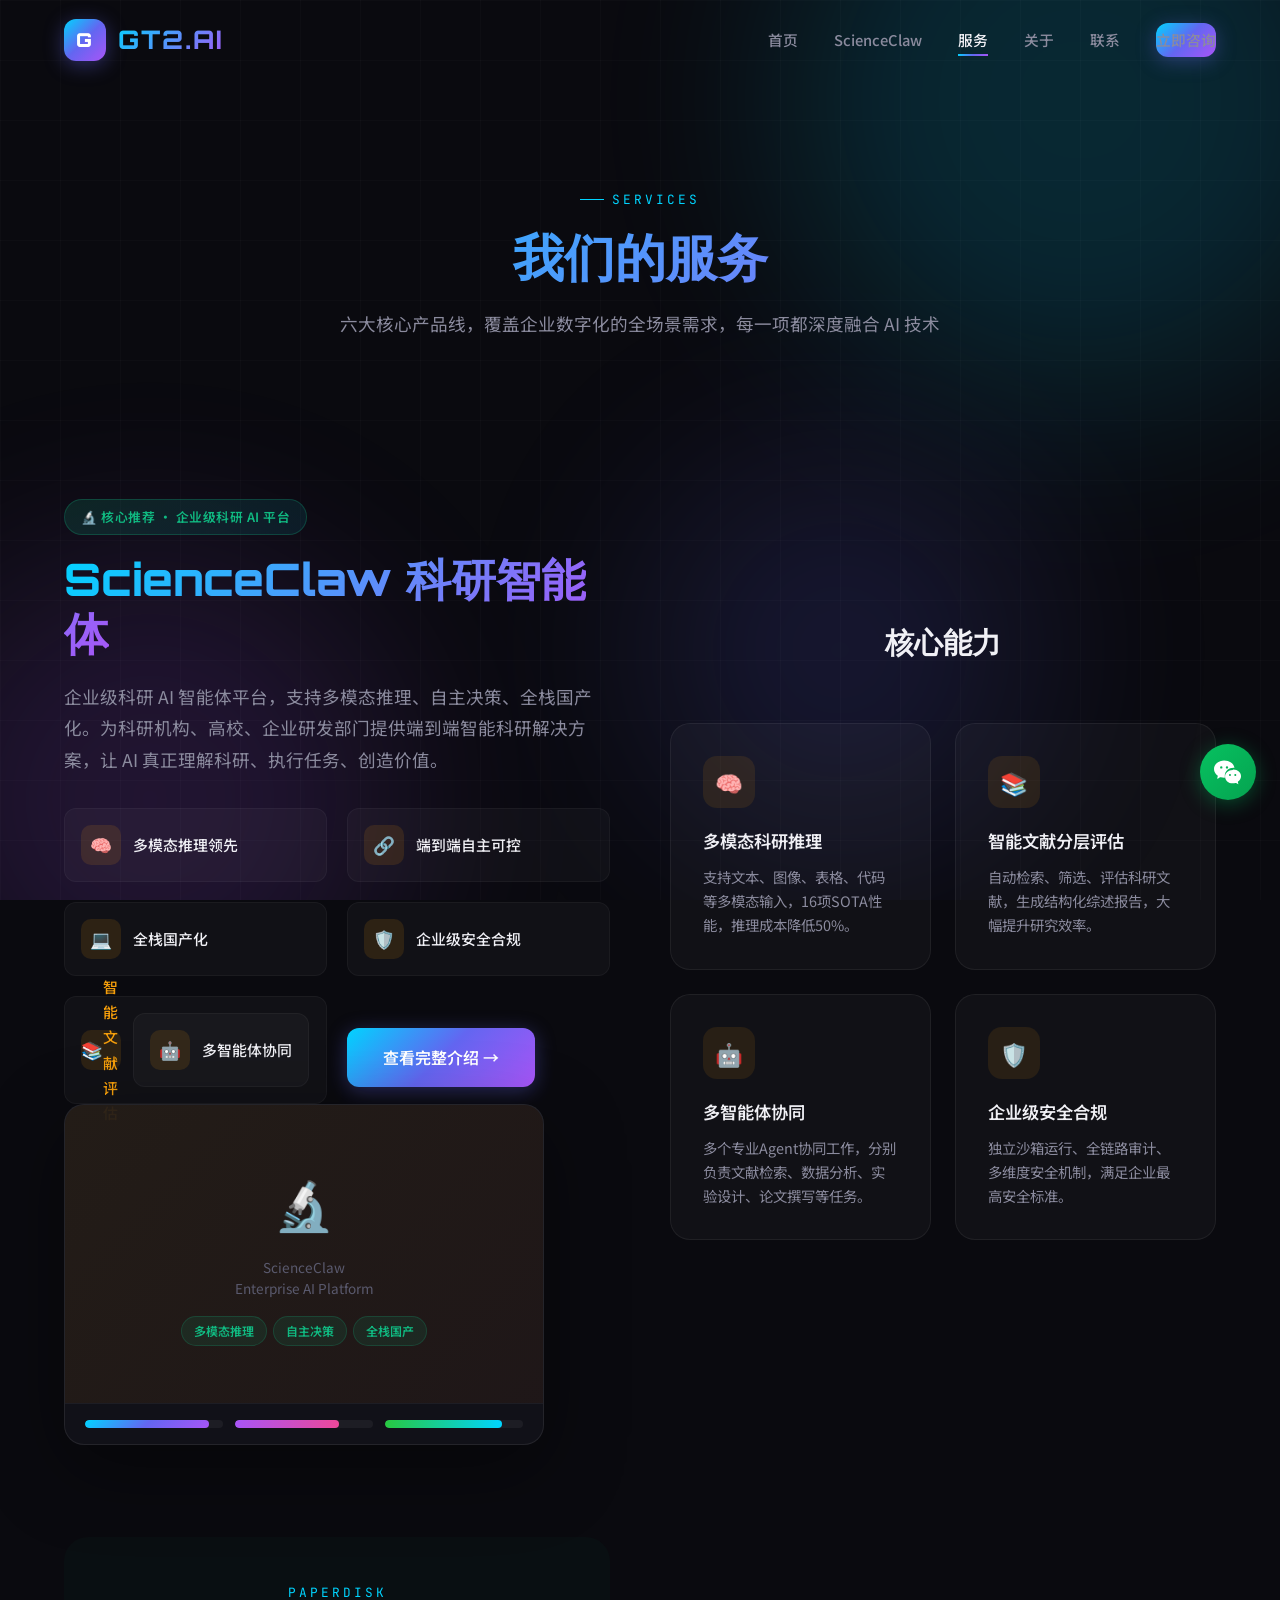
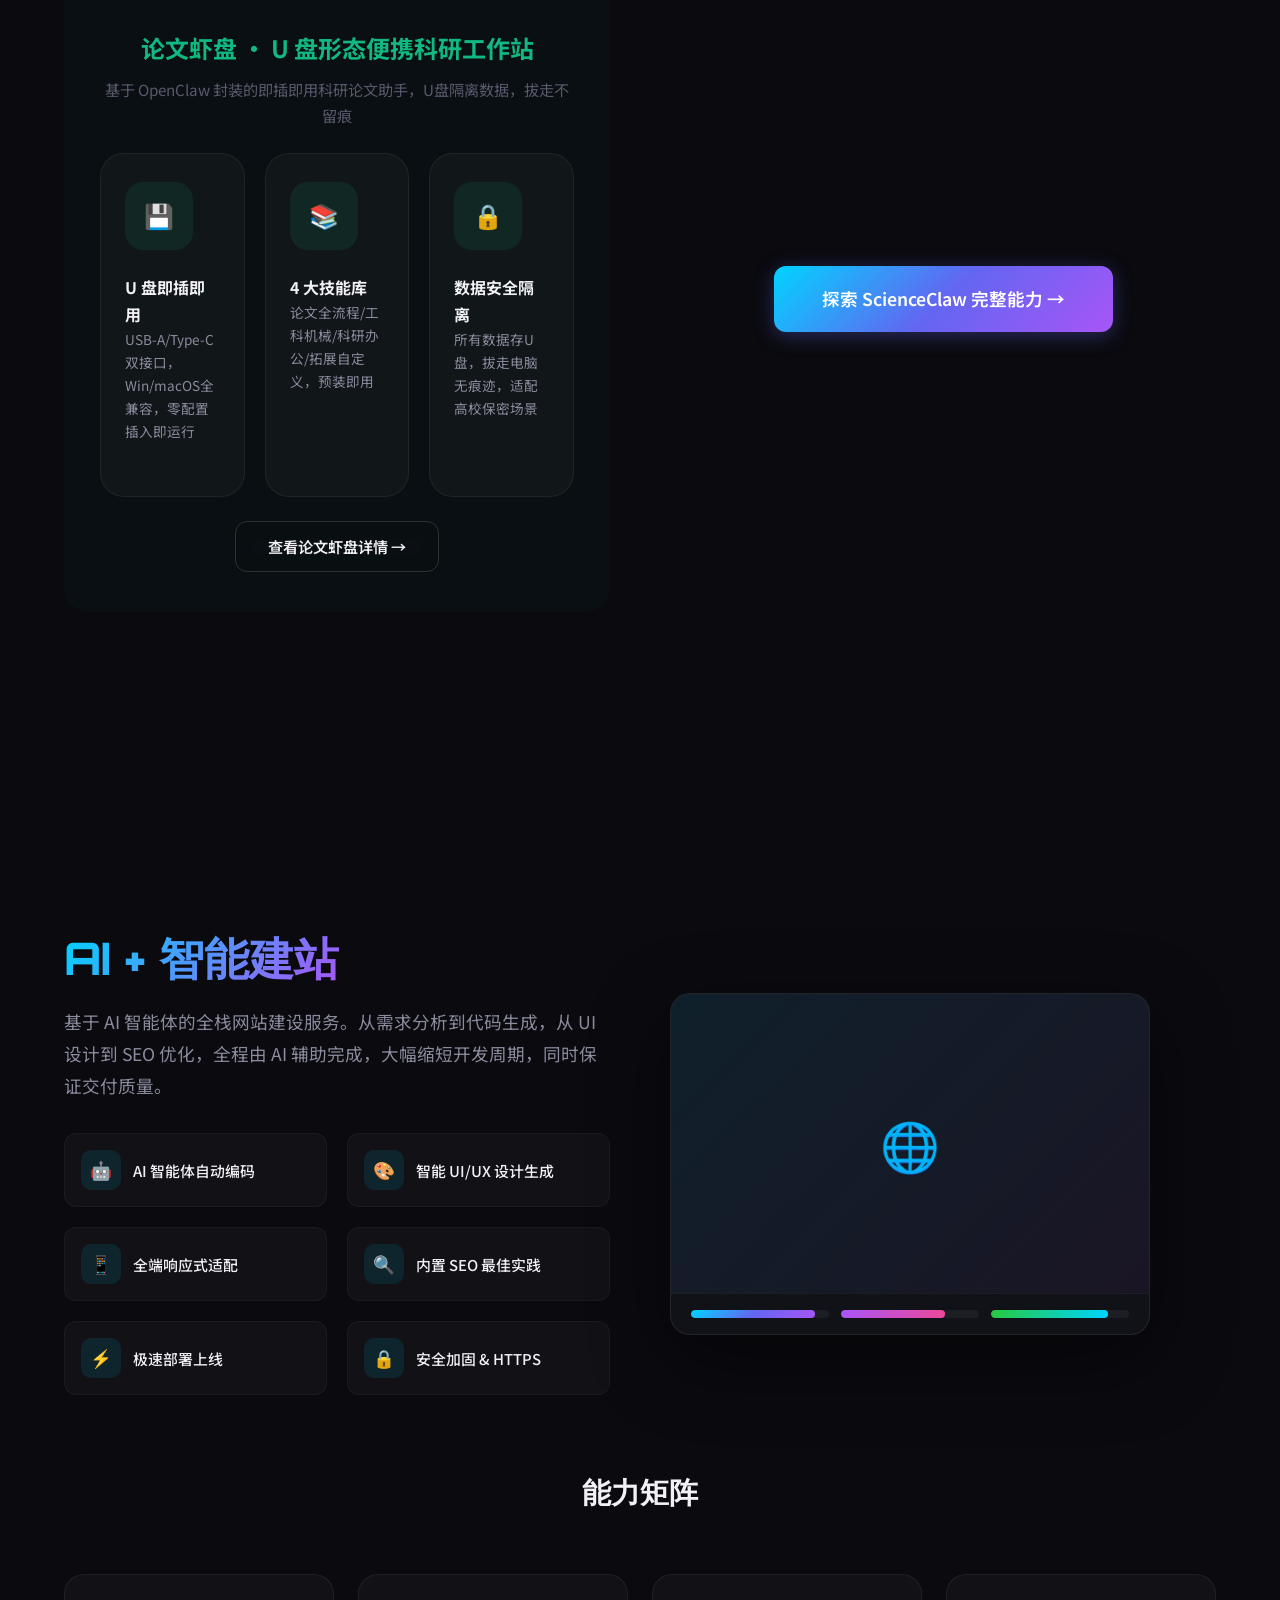
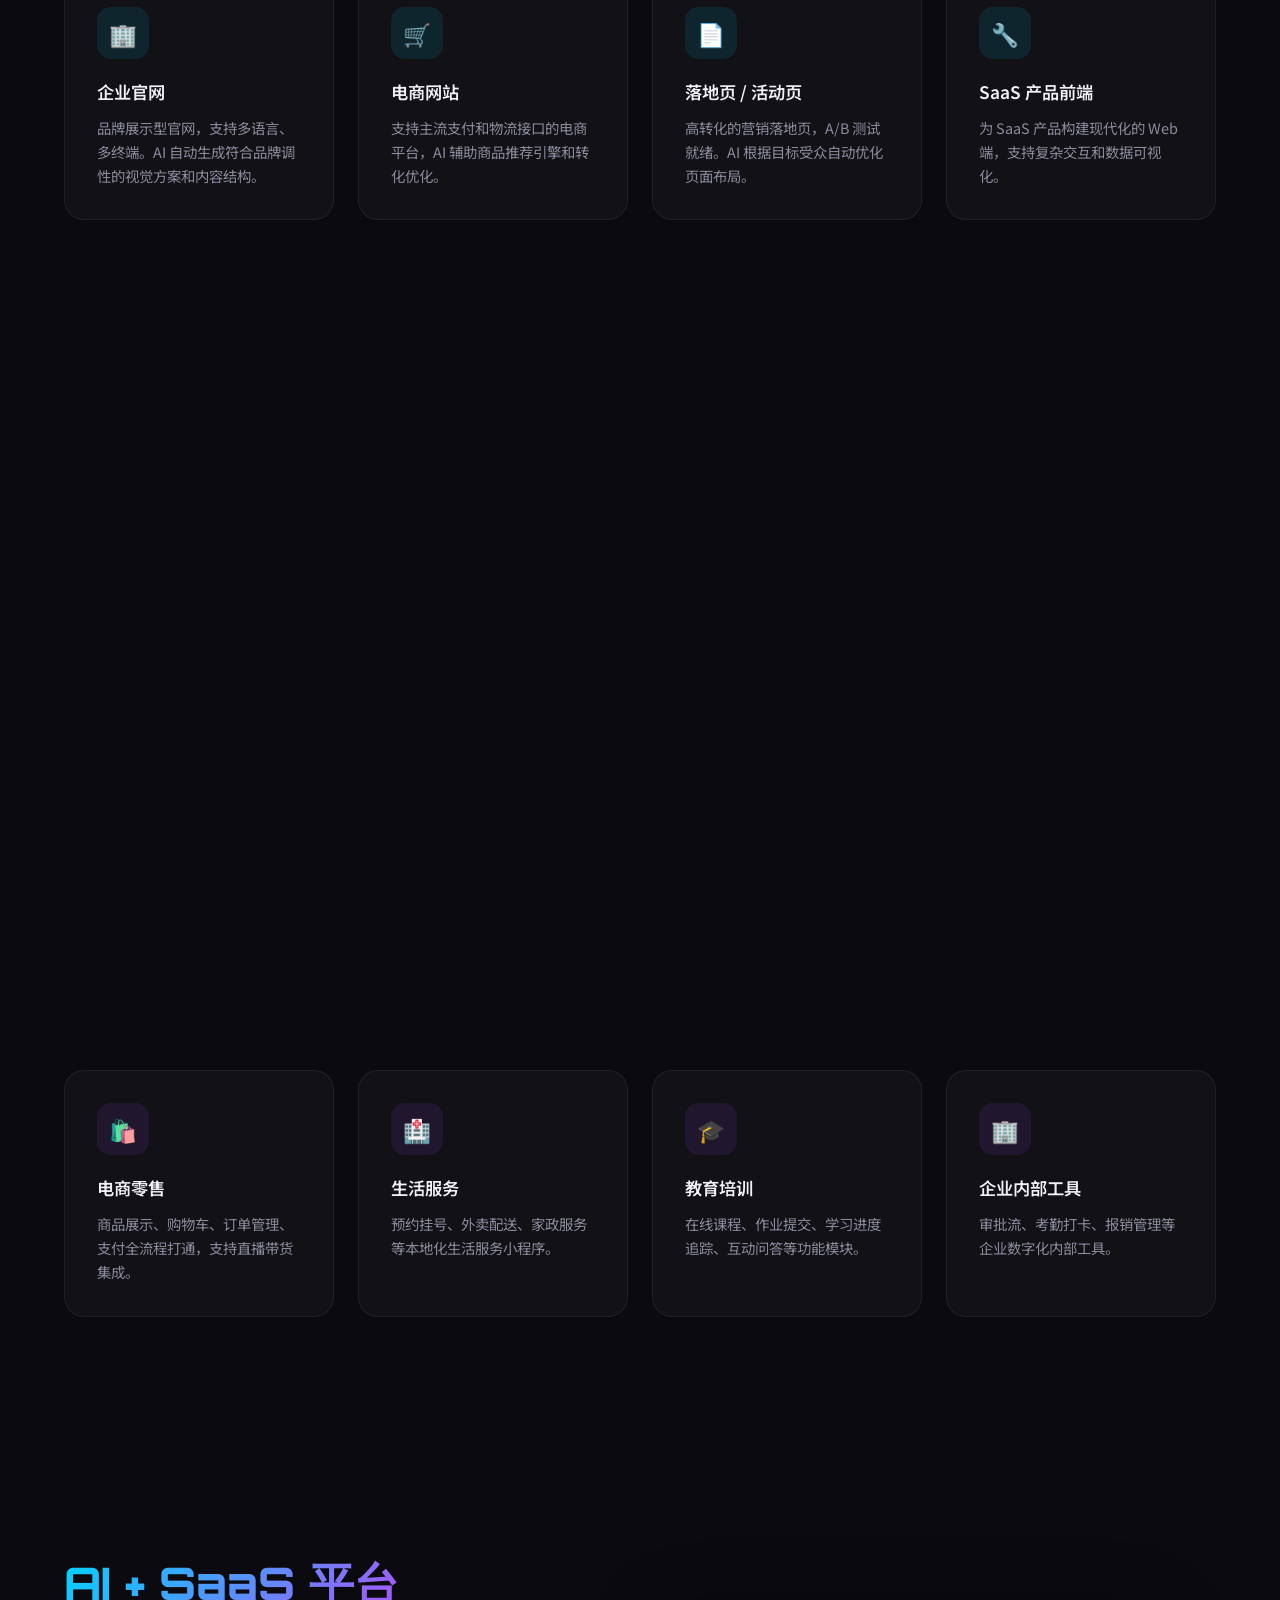
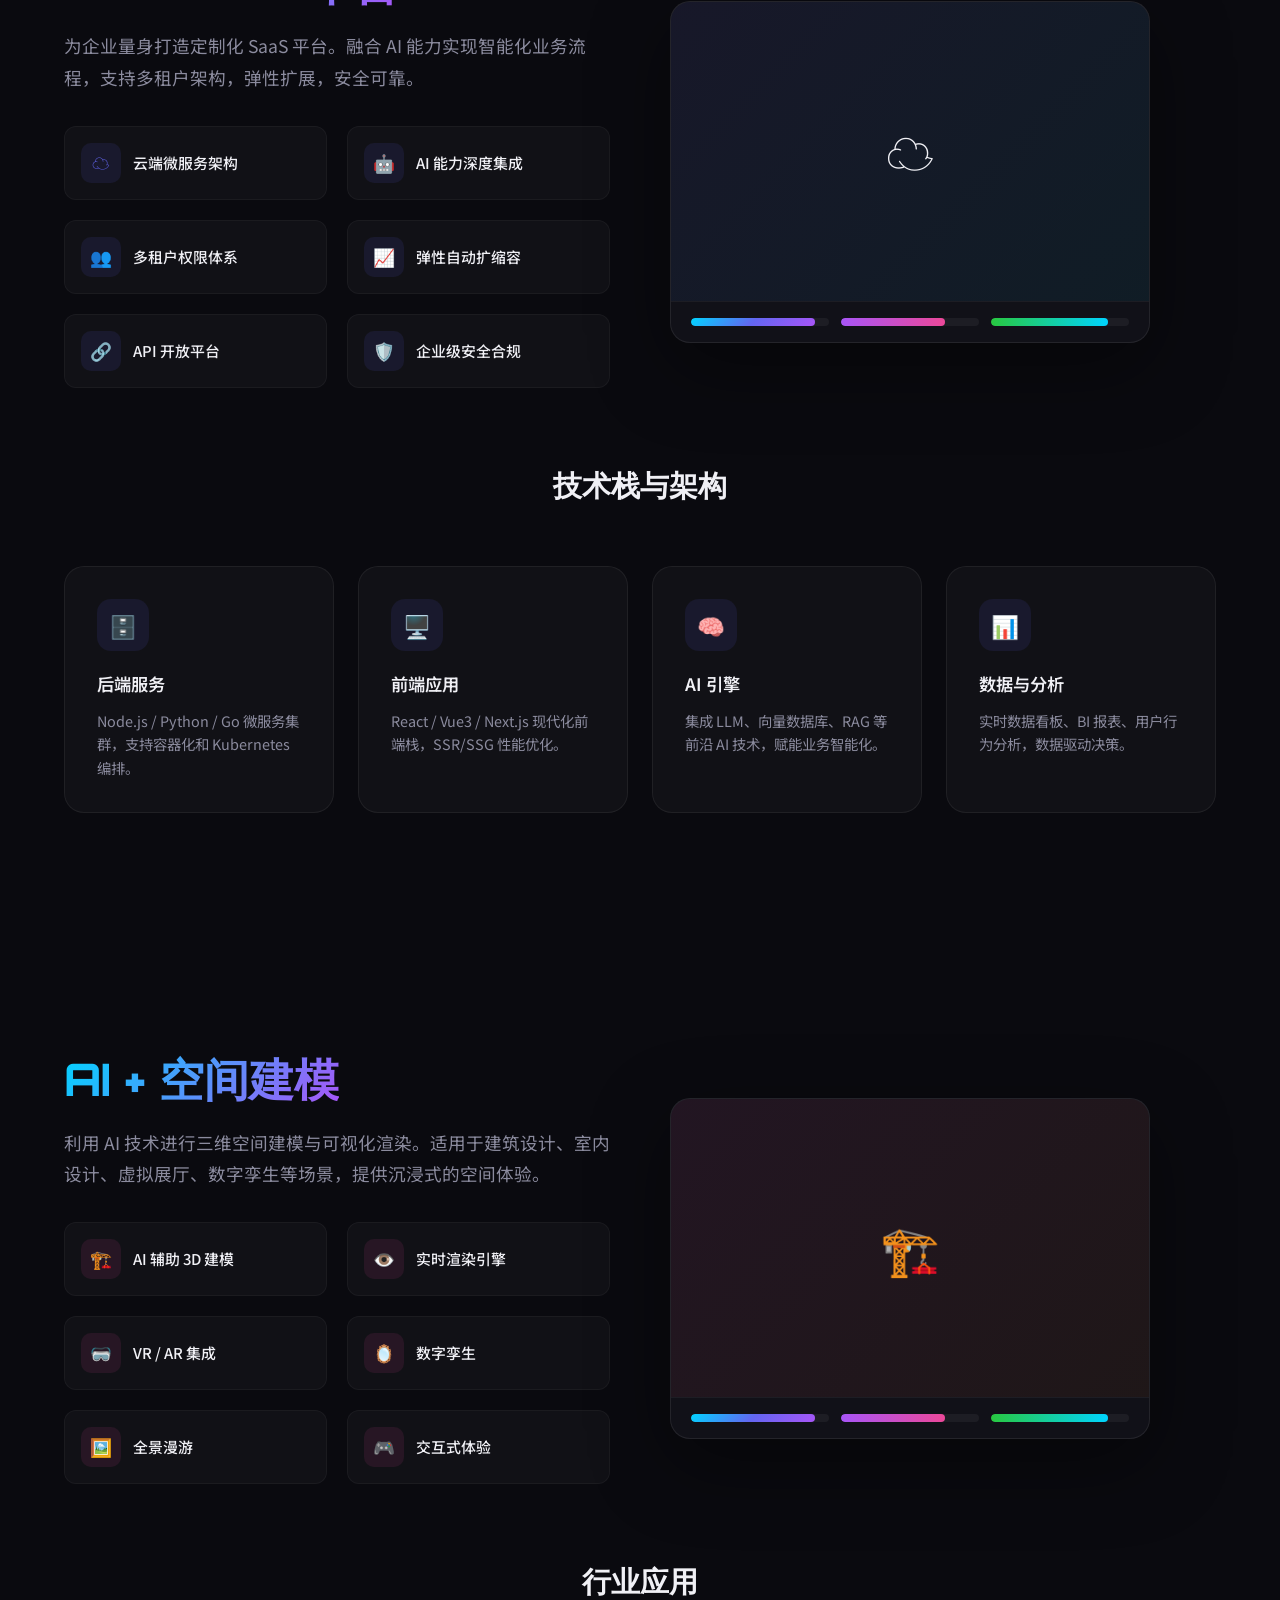
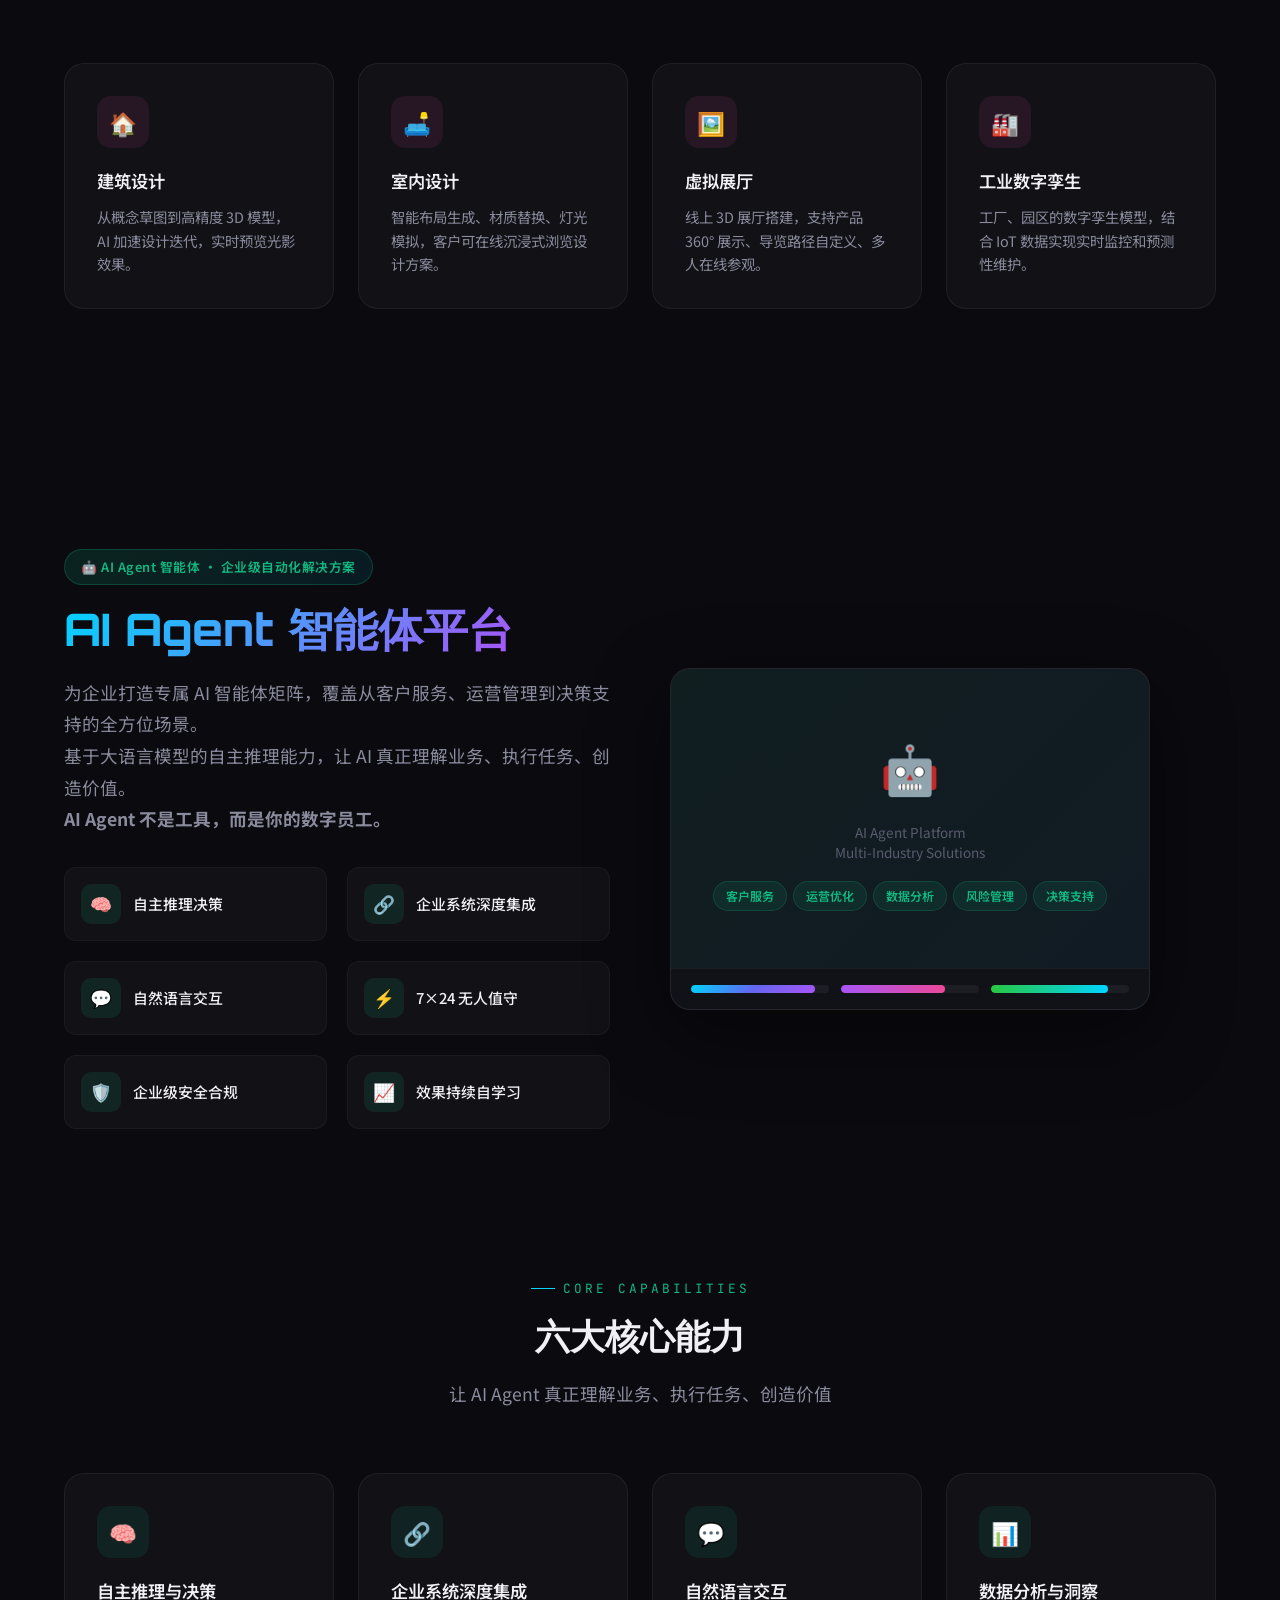
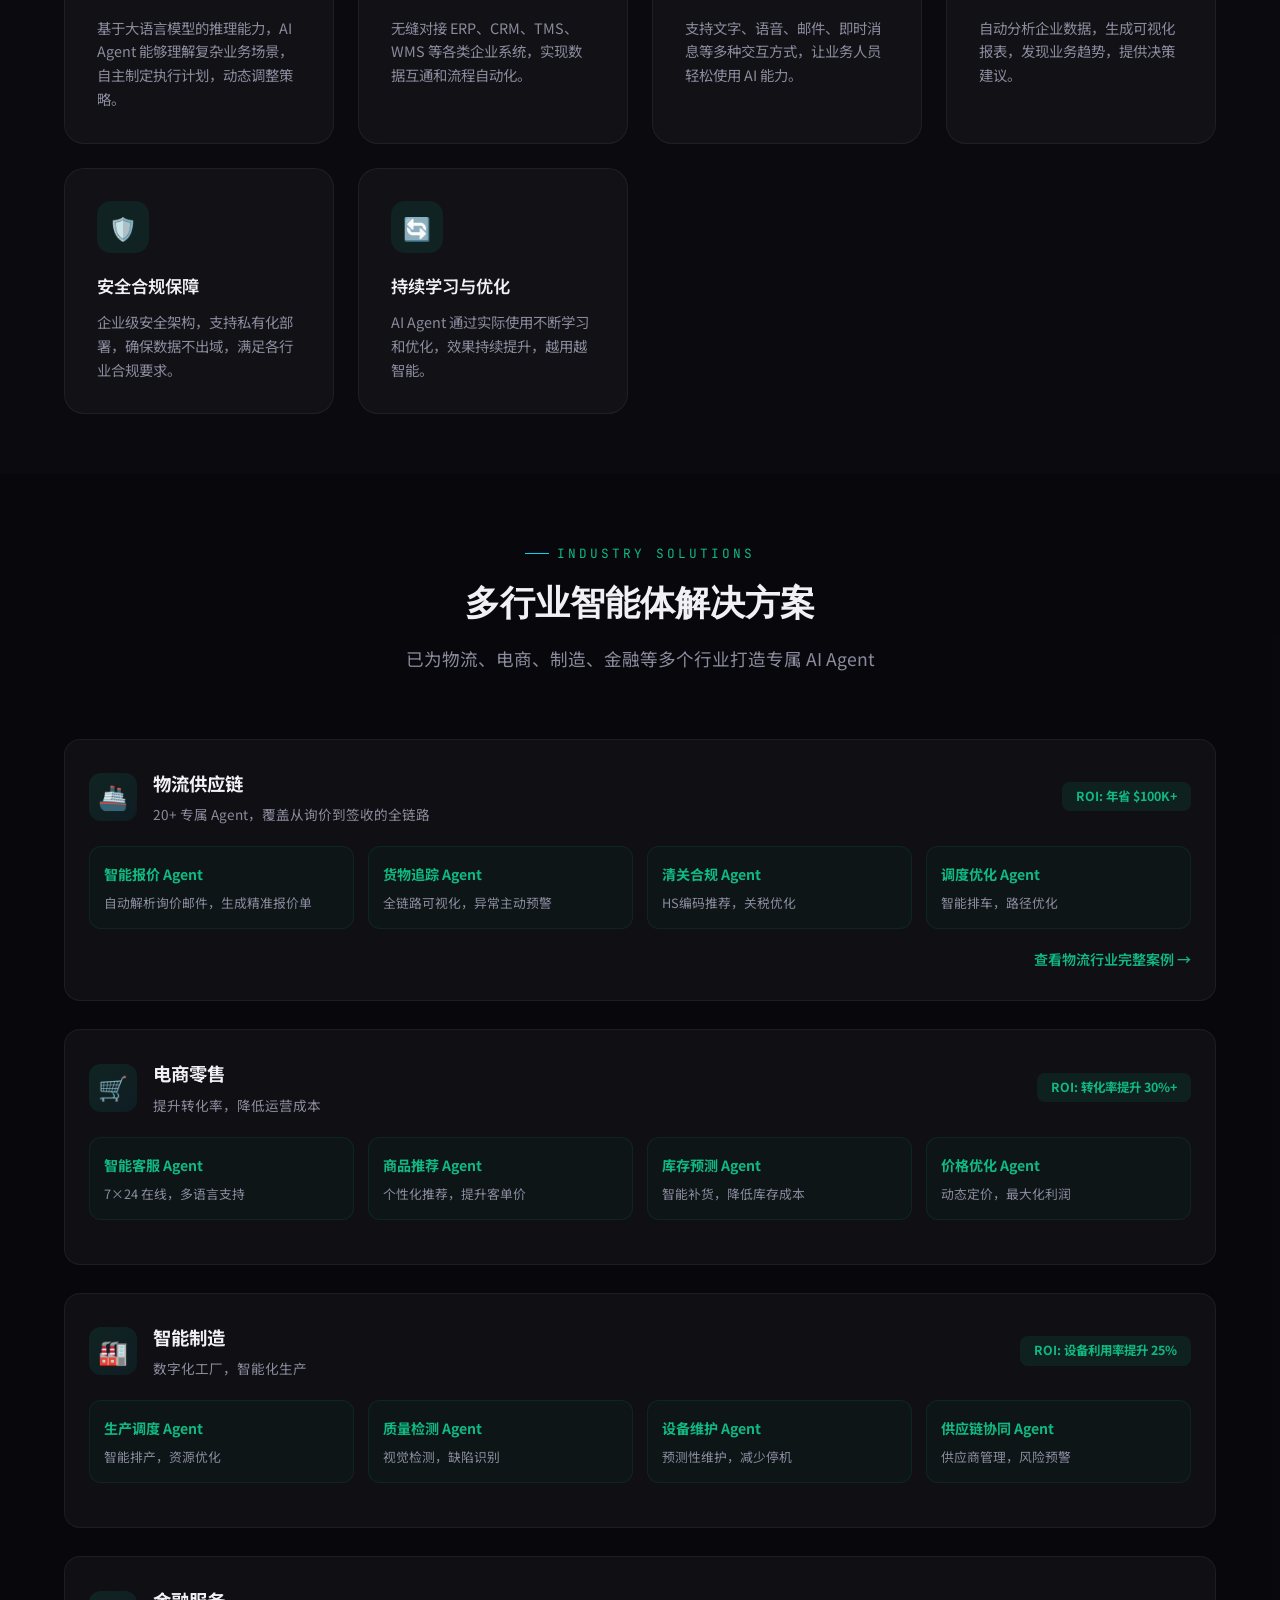
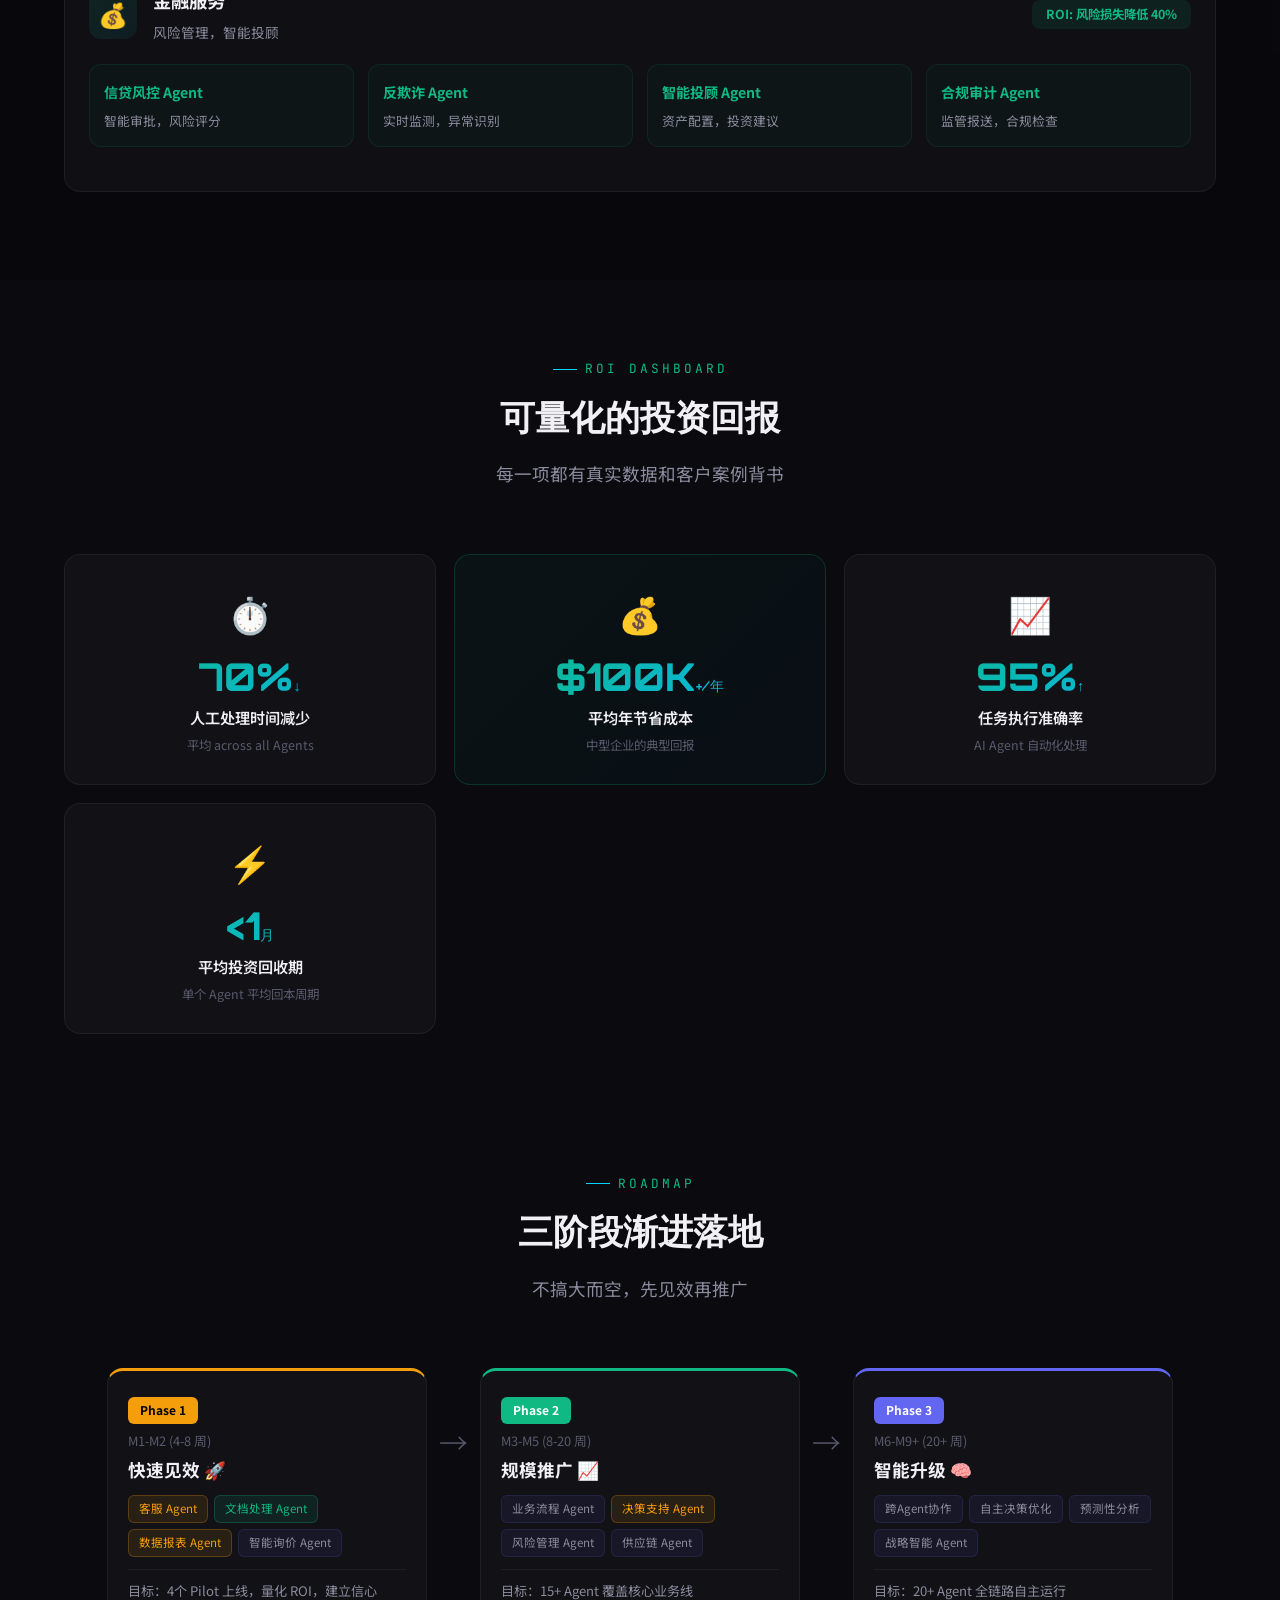
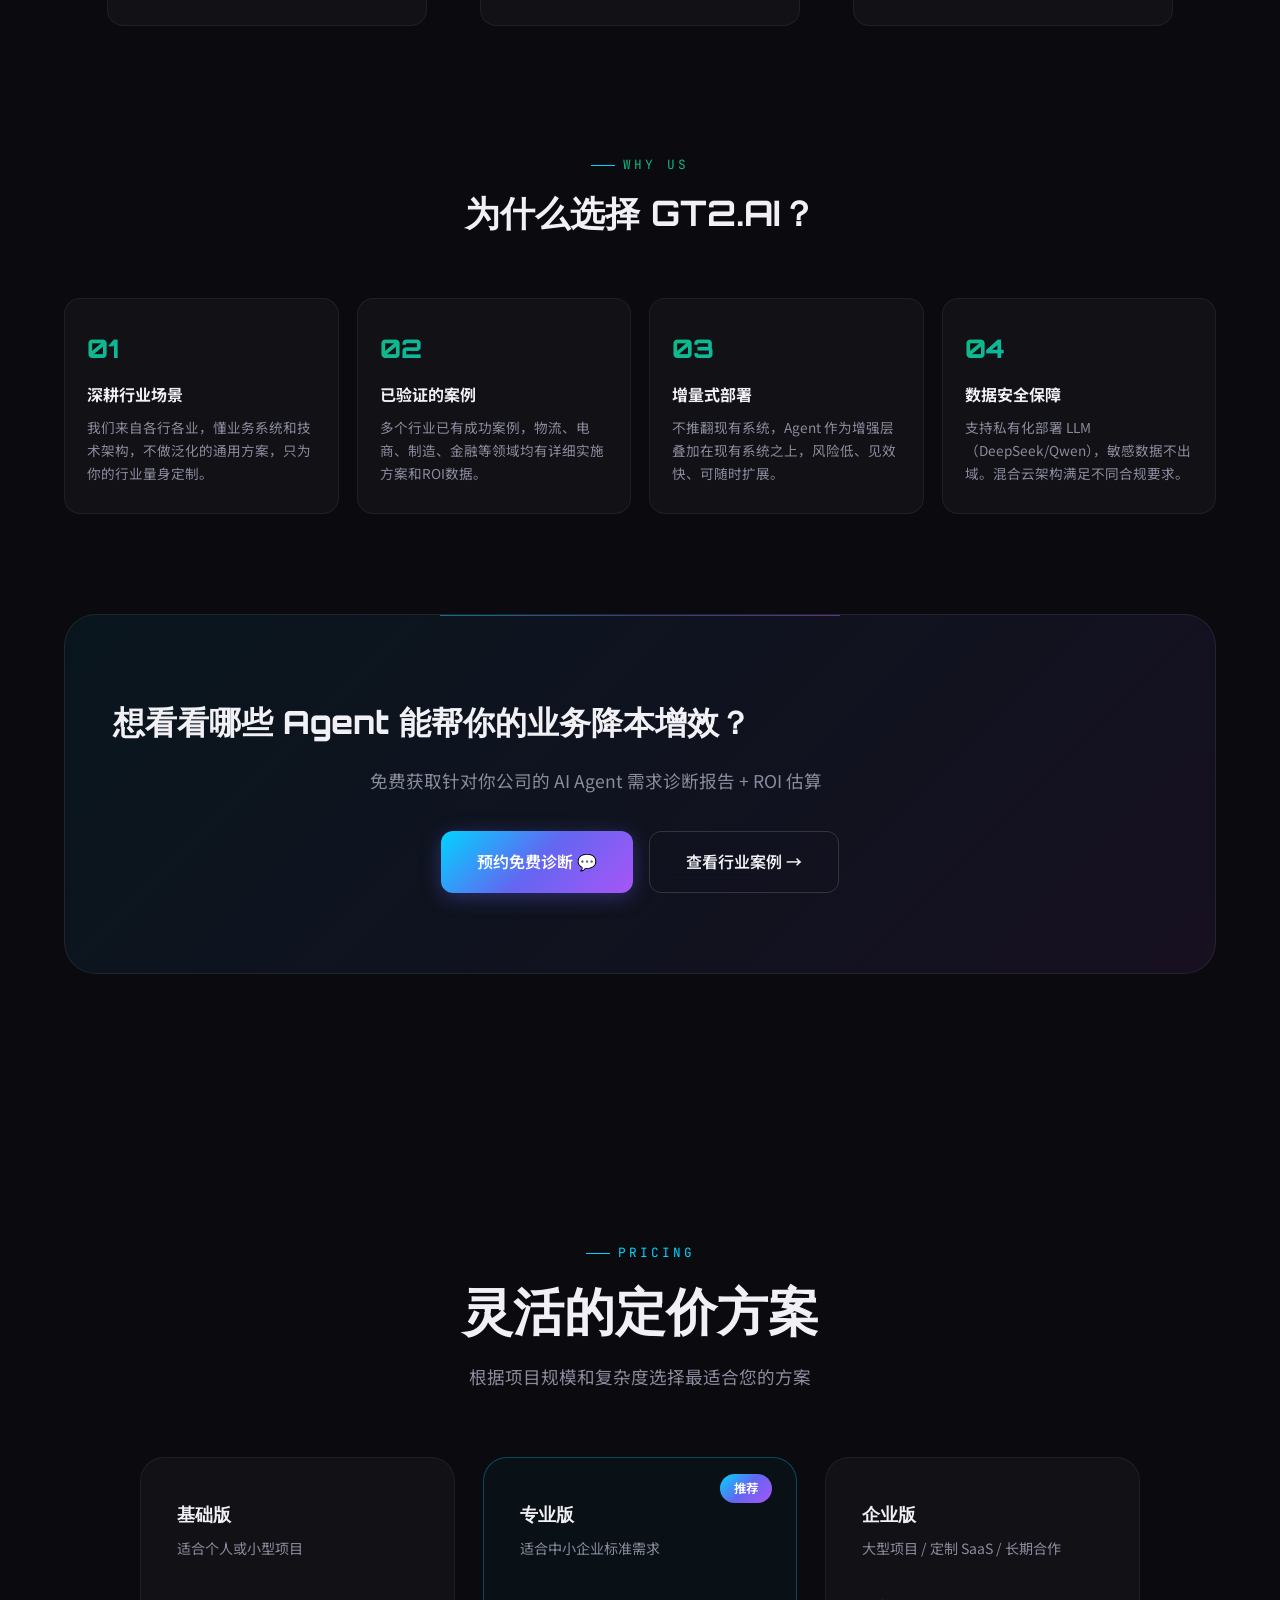
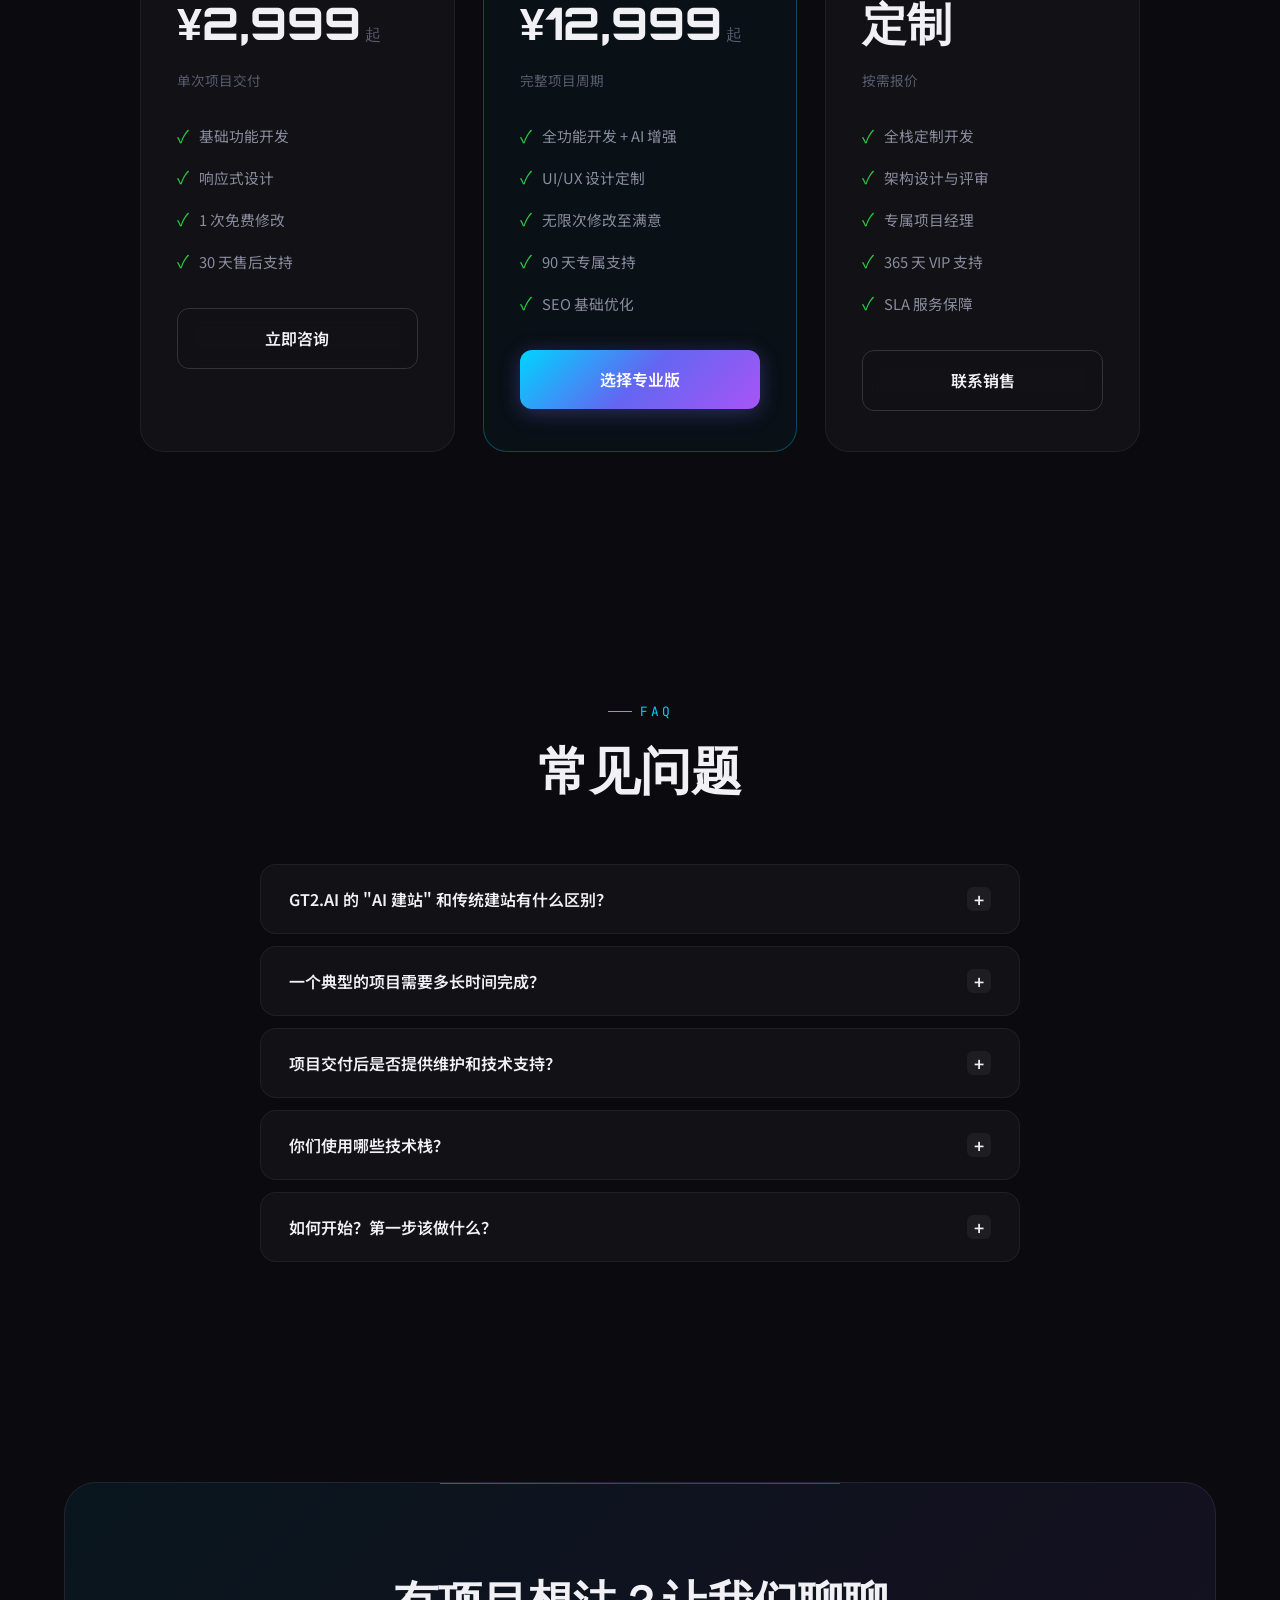
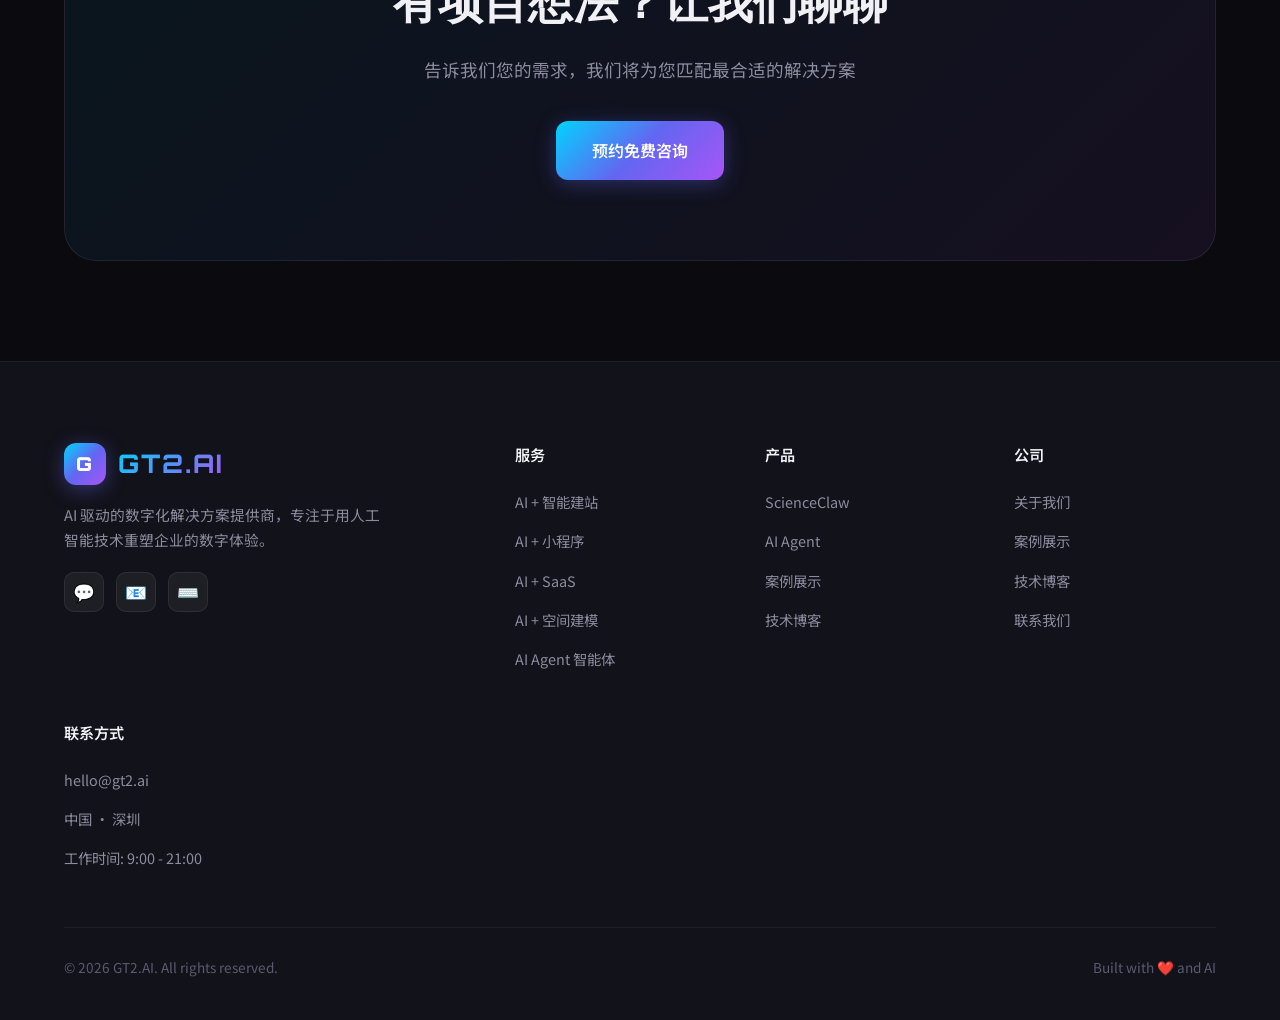
<file: services.html>
<!DOCTYPE html>
<html lang="zh-CN">
<head>
  <meta charset="UTF-8">
  <meta name="viewport" content="width=device-width, initial-scale=1.0">
  <title>服务 - GT2.AI | AI 驱动的数字化解决方案</title>
  <meta name="description" content="GT2.AI 提供ScienceClaw科研智能体、AI建站、AI小程序、AI SaaS、AI空间建模、AI Agent智能体六大核心服务，让AI驱动业务进化。">
  <link rel="stylesheet" href="css/style.css">
</head>
<body>

  <!-- Background -->
  <div class="bg-orbs"><div class="bg-orb bg-orb-1"></div><div class="bg-orb bg-orb-2"></div><div class="bg-orb bg-orb-3"></div></div>
  <div class="bg-grid"></div>

  <!-- Nav -->
  <nav class="navbar"><div class="container">
    <a href="index.html" class="nav-logo"><div class="logo-icon">G</div><span>GT2.AI</span></a>
    <ul class="nav-links">
        <li><a href="index.html">首页</a></li>
        <li><a href="scienceclaw.html">ScienceClaw</a></li>
        <li><a href="services.html" class="active">服务</a></li>
      <li><a href="about.html">关于</a></li>
      <li><a href="contact.html">联系</a></li>
      <li><a href="contact.html" class="btn btn-primary nav-cta">立即咨询</a></li>
    </ul>
    <button class="nav-toggle" aria-label="菜单"><span></span><span></span><span></span></button>
  </div></nav>

  <div class="content-wrapper">

    <!-- Page Header -->
    <section class="page-header" id="services-top">
      <div class="container animate-on-scroll">
        <div class="section-label">Services</div>
        <h1 class="section-title gradient-text">我们的服务</h1>
        <p class="section-desc">六大核心产品线，覆盖企业数字化的全场景需求，每一项都深度融合 AI 技术</p>
      </div>
    </section>

    <!-- ==================== SERVICE 0: ScienceClaw ==================== -->
    <section class="service-detail" id="scienceclaw">
      <div class="container">
        <div class="sd-hero">
          <div class="sd-hero-content animate-on-scroll">
            <div class="agent-badge">🔬 核心推荐 · 企业级科研 AI 平台</div>
            <h1><span class="gradient-text">ScienceClaw 科研智能体</span></h1>
            <p>企业级科研 AI 智能体平台，支持多模态推理、自主决策、全栈国产化。为科研机构、高校、企业研发部门提供端到端智能科研解决方案，让 AI 真正理解科研、执行任务、创造价值。</p>
            
            <div class="sd-feature-grid">
              <div class="sd-feature-item">
                <div class="sd-feature-icon" style="background:rgba(245,158,11,0.12);color:#f59e0b;">🧠</div>
                <span>多模态推理领先</span>
              </div>
              <div class="sd-feature-item">
                <div class="sd-feature-icon" style="background:rgba(245,158,11,0.12);color:#f59e0b;">🔗</div>
                <span>端到端自主可控</span>
              </div>
              <div class="sd-feature-item">
                <div class="sd-feature-icon" style="background:rgba(245,158,11,0.12);color:#f59e0b;">💻</div>
                <span>全栈国产化</span>
              </div>
              <div class="sd-feature-item">
                <div class="sd-feature-icon" style="background:rgba(245,158,11,0.12);color:#f59e0b;">🛡️</div>
                <span>企业级安全合规</span>
              </div>
              <div class="sd-feature-item">
                <div class="sd-feature-icon" style="background:rgba(245,158,11,0.12);color:#f59e0b;">📚</span>
                <span>智能文献评估</span>
              </div>
              <div class="sd-feature-item">
                <div class="sd-feature-icon" style="background:rgba(245,158,11,0.12);color:#f59e0b;">🤖</div>
                <span>多智能体协同</span>
              </div>
            </div>

            <div style="margin-top:32px;">
              <a href="scienceclaw.html" class="btn btn-primary">查看完整介绍 →</a>
            </div>
          </div>
          
          <div class="sd-visual animate-on-scroll delay-2">
            <div class="sd-demo-panel">
              <div class="sd-demo-preview" style="background:linear-gradient(135deg,rgba(245,158,11,0.08),rgba(249,115,22,0.06));display:flex;flex-direction:column;align-items:center;justify-content:center;padding:30px;gap:14px;">
                <div style="font-size:3rem;">🔬</div>
                <div style="font-size:0.85rem;color:var(--text-muted);text-align:center;line-height:1.5;">ScienceClaw<br>Enterprise AI Platform</div>
                <div style="display:flex;gap:6px;margin-top:4px;flex-wrap:wrap;justify-content:center;">
                  <span class="agent-tag">多模态推理</span><span class="agent-tag">自主决策</span><span class="agent-tag">全栈国产</span>
                </div>
              </div>
              <div class="sd-demo-bar">
                <div class="bar-item"><div class="bar-fill"></div></div>
                <div class="bar-item"><div class="bar-fill"></div></div>
                <div class="bar-item"><div class="bar-fill"></div></div>
              </div>
            </div>
          </div>
        </div>

        <!-- Core Capabilities -->
        <div class="detail-section">
          <div class="section-header animate-on-scroll">
            <h3 class="section-title" style="font-size:1.8rem;">核心能力</h3>
          </div>
          <div class="capability-list">
            <div class="capability-card animate-on-scroll delay-1">
              <div class="cap-icon" style="background:rgba(245,158,11,0.1);color:#f59e0b;">🧠</div>
              <h4>多模态科研推理</h4>
              <p>支持文本、图像、表格、代码等多模态输入，16项SOTA性能，推理成本降低50%。</p>
            </div>
            <div class="capability-card animate-on-scroll delay-2">
              <div class="cap-icon" style="background:rgba(245,158,11,0.1);color:#f59e0b;">📚</div>
              <h4>智能文献分层评估</h4>
              <p>自动检索、筛选、评估科研文献，生成结构化综述报告，大幅提升研究效率。</p>
            </div>
            <div class="capability-card animate-on-scroll delay-3">
              <div class="cap-icon" style="background:rgba(245,158,11,0.1);color:#f59e0b;">🤖</div>
              <h4>多智能体协同</h4>
              <p>多个专业Agent协同工作，分别负责文献检索、数据分析、实验设计、论文撰写等任务。</p>
            </div>
            <div class="capability-card animate-on-scroll delay-4">
              <div class="cap-icon" style="background:rgba(245,158,11,0.1);color:#f59e0b;">🛡️</div>
              <h4>企业级安全合规</h4>
              <p>独立沙箱运行、全链路审计、多维度安全机制，满足企业最高安全标准。</p>
            </div>
          </div>
        </div>

        <!-- 论文虾盘 Sub-product -->
        <div class="detail-section" style="background:rgba(16,185,129,0.03);border-radius:24px;padding:40px 36px;margin-top:32px;">
          <div class="animate-on-scroll" style="text-align:center;margin-bottom:1.5rem;">
            <div class="section-label" style="display:inline-block;">PaperDisk</div>
            <h3 style="font-size:1.5rem;color:var(--accent-green);margin-top:0.5rem;">论文虾盘 · U 盘形态便携科研工作站</h3>
            <p style="color:var(--text-muted);font-size:0.95rem;max-width:600px;margin:0.5rem auto 0;">基于 OpenClaw 封装的即插即用科研论文助手，U盘隔离数据，拔走不留痕</p>
          </div>
          <div class="services-grid" style="grid-template-columns:repeat(3,1fr);gap:20px;margin-bottom:1.5rem;">
            <div class="service-card animate-on-scroll delay-1" style="padding:28px 24px;">
              <div class="service-icon" style="background:rgba(16,185,129,0.1);color:var(--accent-green);font-size:1.5rem;">💾</div>
              <h4 style="font-size:1rem;">U 盘即插即用</h4>
              <p style="font-size:0.85rem;">USB-A/Type-C双接口，Win/macOS全兼容，零配置插入即运行</p>
            </div>
            <div class="service-card animate-on-scroll delay-2" style="padding:28px 24px;">
              <div class="service-icon" style="background:rgba(16,185,129,0.1);color:var(--accent-green);font-size:1.5rem;">📚</div>
              <h4 style="font-size:1rem;">4 大技能库</h4>
              <p style="font-size:0.85rem;">论文全流程/工科机械/科研办公/拓展自定义，预装即用</p>
            </div>
            <div class="service-card animate-on-scroll delay-3" style="padding:28px 24px;">
              <div class="service-icon" style="background:rgba(16,185,129,0.1);color:var(--accent-green);font-size:1.5rem;">🔒</div>
              <h4 style="font-size:1rem;">数据安全隔离</h4>
              <p style="font-size:0.85rem;">所有数据存U盘，拔走电脑无痕迹，适配高校保密场景</p>
            </div>
          </div>
          <div style="text-align:center;">
            <a href="scienceclaw.html#sc-paperdisk" class="btn btn-outline" style="font-size:0.95rem;padding:12px 32px;">查看论文虾盘详情 →</a>
          </div>
        </div>

        <!-- CTA -->
        <div style="text-align:center;padding:40px 0;">
          <a href="scienceclaw.html" class="btn btn-primary" style="font-size:1.1rem;padding:18px 48px;">探索 ScienceClaw 完整能力 →</a>
        </div>
      </div>
    </section>

    <!-- ==================== SERVICE 1: AI + 建站 ==================== -->
    <section class="service-detail" id="ai-build">
      <div class="container">
        <div class="sd-hero">
          <div class="sd-hero-content animate-on-scroll">
            <h1><span class="gradient-text">AI + 智能建站</span></h1>
            <p>基于 AI 智能体的全栈网站建设服务。从需求分析到代码生成，从 UI 设计到 SEO 优化，全程由 AI 辅助完成，大幅缩短开发周期，同时保证交付质量。</p>
            
            <div class="sd-feature-grid">
              <div class="sd-feature-item">
                <div class="sd-feature-icon">🤖</div>
                <span>AI 智能体自动编码</span>
              </div>
              <div class="sd-feature-item">
                <div class="sd-feature-icon">🎨</div>
                <span>智能 UI/UX 设计生成</span>
              </div>
              <div class="sd-feature-item">
                <div class="sd-feature-icon">📱</div>
                <span>全端响应式适配</span>
              </div>
              <div class="sd-feature-item">
                <div class="sd-feature-icon">🔍</div>
                <span>内置 SEO 最佳实践</span>
              </div>
              <div class="sd-feature-item">
                <div class="sd-feature-icon">⚡</div>
                <span>极速部署上线</span>
              </div>
              <div class="sd-feature-item">
                <div class="sd-feature-icon">🔒</div>
                <span>安全加固 & HTTPS</span>
              </div>
            </div>
          </div>
          
          <div class="sd-visual animate-on-scroll delay-2">
            <div class="sd-demo-panel">
              <div class="sd-demo-preview">🌐</div>
              <div class="sd-demo-bar">
                <div class="bar-item"><div class="bar-fill"></div></div>
                <div class="bar-item"><div class="bar-fill"></div></div>
                <div class="bar-item"><div class="bar-fill"></div></div>
              </div>
            </div>
          </div>
        </div>

        <!-- Capabilities -->
        <div class="detail-section">
          <div class="section-header animate-on-scroll">
            <h3 class="section-title" style="font-size:1.8rem;">能力矩阵</h3>
          </div>
          <div class="capability-list">
            <div class="capability-card animate-on-scroll delay-1">
              <div class="cap-icon si-1">🏢</div>
              <h4>企业官网</h4>
              <p>品牌展示型官网，支持多语言、多终端。AI 自动生成符合品牌调性的视觉方案和内容结构。</p>
            </div>
            <div class="capability-card animate-on-scroll delay-2">
              <div class="cap-icon si-1">🛒</div>
              <h4>电商网站</h4>
              <p>支持主流支付和物流接口的电商平台，AI 辅助商品推荐引擎和转化优化。</p>
            </div>
            <div class="capability-card animate-on-scroll delay-3">
              <div class="cap-icon si-1">📄</div>
              <h4>落地页 / 活动页</h4>
              <p>高转化的营销落地页，A/B 测试就绪。AI 根据目标受众自动优化页面布局。</p>
            </div>
            <div class="capability-card animate-on-scroll delay-4">
              <div class="cap-icon si-1">🔧</div>
              <h4>SaaS 产品前端</h4>
              <p>为 SaaS 产品构建现代化的 Web 端，支持复杂交互和数据可视化。</p>
            </div>
          </div>
        </div>
      </div>
    </section>

    <!-- ==================== SERVICE 2: AI + 小程序 ==================== -->
    <section class="service-detail" id="ai-miniapp">
      <div class="container">
        <div class="sd-hero">
          <div class="sd-hero-content animate-on-scroll">
            <h1><span class="gradient-text">AI + 小程序</span></h1>
            <p>微信 / 支付宝 / 抖音多平台小程序一站式开发。AI 辅助界面设计和业务逻辑实现，快速迭代，低成本触达海量用户。</p>
            
            <div class="sd-feature-grid">
              <div class="sd-feature-item">
                <div class="sd-feature-icon" style="background:rgba(168,85,247,0.1);color:var(--accent-purple);">💬</div>
                <span>微信小程序原生开发</span>
              </div>
              <div class="sd-feature-item">
                <div class="sd-feature-icon" style="background:rgba(168,85,247,0.1);color:var(--accent-purple);">🔄</div>
                <span>跨平台框架 (uni-app)</span>
              </div>
              <div class="sd-feature-item">
                <div class="sd-feature-icon" style="background:rgba(168,85,247,0.1);color:var(--accent-purple);">🎯</div>
                <span>AI 用户增长策略</span>
              </div>
              <div class="sd-feature-item">
                <div class="sd-feature-icon" style="background:rgba(168,85,247,0.1);color:var(--accent-purple);">📊</div>
                <span>数据分析看板</span>
              </div>
              <div class="sd-feature-item">
                <div class="sd-feature-icon" style="background:rgba(168,85,247,0.1);color:var(--accent-purple);">🔔</div>
                <span>消息推送 & 运营工具</span>
              </div>
              <div class="sd-feature-item">
                <div class="sd-feature-icon" style="background:rgba(168,85,247,0.1);color:var(--accent-purple);">⚙️</div>
                <span>后台管理系统</span>
              </div>
            </div>
          </div>
          
          <div class="sd-visual animate-on-scroll delay-2">
            <div class="sd-demo-panel">
              <div class="sd-demo-preview" style="background:linear-gradient(135deg,rgba(168,85,247,0.08),rgba(236,72,153,0.06));">📱</div>
              <div class="sd-demo-bar">
                <div class="bar-item"><div class="bar-fill"></div></div>
                <div class="bar-item"><div class="bar-fill"></div></div>
                <div class="bar-item"><div class="bar-fill"></div></div>
              </div>
            </div>
          </div>
        </div>

        <div class="detail-section">
          <div class="section-header animate-on-scroll">
            <h3 class="section-title" style="font-size:1.8rem;">适用场景</h3>
          </div>
          <div class="capability-list">
            <div class="capability-card animate-on-scroll delay-1">
              <div class="cap-icon si-2">🛍️</div>
              <h4>电商零售</h4>
              <p>商品展示、购物车、订单管理、支付全流程打通，支持直播带货集成。</p>
            </div>
            <div class="capability-card animate-on-scroll delay-2">
              <div class="cap-icon si-2">🏥</div>
              <h4>生活服务</h4>
              <p>预约挂号、外卖配送、家政服务等本地化生活服务小程序。</p>
            </div>
            <div class="capability-card animate-on-scroll delay-3">
              <div class="cap-icon si-2">🎓</div>
              <h4>教育培训</h4>
              <p>在线课程、作业提交、学习进度追踪、互动问答等功能模块。</p>
            </div>
            <div class="capability-card animate-on-scroll delay-4">
              <div class="cap-icon si-2">🏢</div>
              <h4>企业内部工具</h4>
              <p>审批流、考勤打卡、报销管理等企业数字化内部工具。</p>
            </div>
          </div>
        </div>
      </div>
    </section>

    <!-- ==================== SERVICE 3: AI + SaaS ==================== -->
    <section class="service-detail" id="ai-saas">
      <div class="container">
        <div class="sd-hero">
          <div class="sd-hero-content animate-on-scroll">
            <h1><span class="gradient-text">AI + SaaS 平台</span></h1>
            <p>为企业量身打造定制化 SaaS 平台。融合 AI 能力实现智能化业务流程，支持多租户架构，弹性扩展，安全可靠。</p>
            
            <div class="sd-feature-grid">
              <div class="sd-feature-item">
                <div class="sd-feature-icon" style="background:rgba(99,102,241,0.1);color:var(--accent-blue);">☁️</div>
                <span>云端微服务架构</span>
              </div>
              <div class="sd-feature-item">
                <div class="sd-feature-icon" style="background:rgba(99,102,241,0.1);color:var(--accent-blue);">🤖</div>
                <span>AI 能力深度集成</span>
              </div>
              <div class="sd-feature-item">
                <div class="sd-feature-icon" style="background:rgba(99,102,241,0.1);color:var(--accent-blue);">👥</div>
                <span>多租户权限体系</span>
              </div>
              <div class="sd-feature-item">
                <div class="sd-feature-icon" style="background:rgba(99,102,241,0.1);color:var(--accent-blue);">📈</div>
                <span>弹性自动扩缩容</span>
              </div>
              <div class="sd-feature-item">
                <div class="sd-feature-icon" style="background:rgba(99,102,241,0.1);color:var(--accent-blue);">🔗</div>
                <span>API 开放平台</span>
              </div>
              <div class="sd-feature-item">
                <div class="sd-feature-icon" style="background:rgba(99,102,241,0.1);color:var(--accent-blue);">🛡️</div>
                <span>企业级安全合规</span>
              </div>
            </div>
          </div>
          
          <div class="sd-visual animate-on-scroll delay-2">
            <div class="sd-demo-panel">
              <div class="sd-demo-preview" style="background:linear-gradient(135deg,rgba(99,102,241,0.08),rgba(0,212,255,0.06));">☁️</div>
              <div class="sd-demo-bar">
                <div class="bar-item"><div class="bar-fill"></div></div>
                <div class="bar-item"><div class="bar-fill"></div></div>
                <div class="bar-item"><div class="bar-fill"></div></div>
              </div>
            </div>
          </div>
        </div>

        <div class="detail-section">
          <div class="section-header animate-on-scroll">
            <h3 class="section-title" style="font-size:1.8rem;">技术栈与架构</h3>
          </div>
          <div class="capability-list">
            <div class="capability-card animate-on-scroll delay-1">
              <div class="cap-icon si-3">🗄️</div>
              <h4>后端服务</h4>
              <p>Node.js / Python / Go 微服务集群，支持容器化和 Kubernetes 编排。</p>
            </div>
            <div class="capability-card animate-on-scroll delay-2">
              <div class="cap-icon si-3">🖥️</div>
              <h4>前端应用</h4>
              <p>React / Vue3 / Next.js 现代化前端栈，SSR/SSG 性能优化。</p>
            </div>
            <div class="capability-card animate-on-scroll delay-3">
              <div class="cap-icon si-3">🧠</div>
              <h4>AI 引擎</h4>
              <p>集成 LLM、向量数据库、RAG 等前沿 AI 技术，赋能业务智能化。</p>
            </div>
            <div class="capability-card animate-on-scroll delay-4">
              <div class="cap-icon si-3">📊</div>
              <h4>数据与分析</h4>
              <p>实时数据看板、BI 报表、用户行为分析，数据驱动决策。</p>
            </div>
          </div>
        </div>
      </div>
    </section>

    <!-- ==================== SERVICE 4: AI + 空间建模 ==================== -->
    <section class="service-detail" id="ai-modeling">
      <div class="container">
        <div class="sd-hero">
          <div class="sd-hero-content animate-on-scroll">
            <h1><span class="gradient-text">AI + 空间建模</span></h1>
            <p>利用 AI 技术进行三维空间建模与可视化渲染。适用于建筑设计、室内设计、虚拟展厅、数字孪生等场景，提供沉浸式的空间体验。</p>
            
            <div class="sd-feature-grid">
              <div class="sd-feature-item">
                <div class="sd-feature-icon" style="background:rgba(236,72,153,0.1);color:var(--accent-pink);">🏗️</div>
                <span>AI 辅助 3D 建模</span>
              </div>
              <div class="sd-feature-item">
                <div class="sd-feature-icon" style="background:rgba(236,72,153,0.1);color:var(--accent-pink);">👁️</div>
                <span>实时渲染引擎</span>
              </div>
              <div class="sd-feature-item">
                <div class="sd-feature-icon" style="background:rgba(236,72,153,0.1);color:var(--accent-pink);">🥽</div>
                <span>VR / AR 集成</span>
              </div>
              <div class="sd-feature-item">
                <div class="sd-feature-icon" style="background:rgba(236,72,153,0.1);color:var(--accent-pink);">🪞</div>
                <span>数字孪生</span>
              </div>
              <div class="sd-feature-item">
                <div class="sd-feature-icon" style="background:rgba(236,72,153,0.1);color:var(--accent-pink);">🖼️</div>
                <span>全景漫游</span>
              </div>
              <div class="sd-feature-item">
                <div class="sd-feature-icon" style="background:rgba(236,72,153,0.1);color:var(--accent-pink);">🎮</div>
                <span>交互式体验</span>
              </div>
            </div>
          </div>
          
          <div class="sd-visual animate-on-scroll delay-2">
            <div class="sd-demo-panel">
              <div class="sd-demo-preview" style="background:linear-gradient(135deg,rgba(236,72,153,0.08),rgba(249,115,22,0.06));">🏗️</div>
              <div class="sd-demo-bar">
                <div class="bar-item"><div class="bar-fill"></div></div>
                <div class="bar-item"><div class="bar-fill"></div></div>
                <div class="bar-item"><div class="bar-fill"></div></div>
              </div>
            </div>
          </div>
        </div>

        <div class="detail-section">
          <div class="section-header animate-on-scroll">
            <h3 class="section-title" style="font-size:1.8rem;">行业应用</h3>
          </div>
          <div class="capability-list">
            <div class="capability-card animate-on-scroll delay-1">
              <div class="cap-icon si-4">🏠</div>
              <h4>建筑设计</h4>
              <p>从概念草图到高精度 3D 模型，AI 加速设计迭代，实时预览光影效果。</p>
            </div>
            <div class="capability-card animate-on-scroll delay-2">
              <div class="cap-icon si-4">🛋️</div>
              <h4>室内设计</h4>
              <p>智能布局生成、材质替换、灯光模拟，客户可在线沉浸式浏览设计方案。</p>
            </div>
            <div class="capability-card animate-on-scroll delay-3">
              <div class="cap-icon si-4">🖼️</div>
              <h4>虚拟展厅</h4>
              <p>线上 3D 展厅搭建，支持产品 360° 展示、导览路径自定义、多人在线参观。</p>
            </div>
            <div class="capability-card animate-on-scroll delay-4">
              <div class="cap-icon si-4">🏭</div>
              <h4>工业数字孪生</h4>
              <p>工厂、园区的数字孪生模型，结合 IoT 数据实现实时监控和预测性维护。</p>
            </div>
          </div>
        </div>
      </div>
    </section>

    <!-- ==================== SERVICE 5: AI Agent 智能体 ==================== -->
    <section class="service-detail" id="ai-agent">

      <!-- ===== Hero 区域 ===== -->
      <div class="container">
        <div class="sd-hero">
          <div class="sd-hero-content animate-on-scroll">
            <div class="agent-badge">🤖 AI Agent 智能体 · 企业级自动化解决方案</div>
            <h1><span class="gradient-text" style="font-size:clamp(1.8rem,4vw,2.8rem);">AI Agent 智能体平台</span></h1>
            <p class="agent-hero-desc">为企业打造专属 AI 智能体矩阵，覆盖从客户服务、运营管理到决策支持的全方位场景。<br>基于大语言模型的自主推理能力，让 AI 真正理解业务、执行任务、创造价值。<br><strong>AI Agent 不是工具，而是你的数字员工。</strong></p>

            <div class="sd-feature-grid">
              <div class="sd-feature-item"><div class="sd-feature-icon" style="background:rgba(16,185,129,0.12);color:#10b981;">🧠</div><span>自主推理决策</span></div>
              <div class="sd-feature-item"><div class="sd-feature-icon" style="background:rgba(16,185,129,0.12);color:#10b981;">🔗</div><span>企业系统深度集成</span></div>
              <div class="sd-feature-item"><div class="sd-feature-icon" style="background:rgba(16,185,129,0.12);color:#10b981;">💬</div><span>自然语言交互</span></div>
              <div class="sd-feature-item"><div class="sd-feature-icon" style="background:rgba(16,185,129,0.12);color:#10b981;">⚡</div><span>7×24 无人值守</span></div>
              <div class="sd-feature-item"><div class="sd-feature-icon" style="background:rgba(16,185,129,0.12);color:#10b981;">🛡️</div><span>企业级安全合规</span></div>
              <div class="sd-feature-item"><div class="sd-feature-icon" style="background:rgba(16,185,129,0.12);color:#10b981;">📈</div><span>效果持续自学习</span></div>
            </div>
          </div>

          <div class="sd-visual animate-on-scroll delay-2">
            <div class="sd-demo-panel">
              <div class="sd-demo-preview" style="background:linear-gradient(135deg,rgba(16,185,129,0.08),rgba(6,182,212,0.06));display:flex;flex-direction:column;align-items:center;justify-content:center;padding:30px;gap:14px;">
                <div style="font-size:3rem;">🤖</div>
                <div style="font-size:0.85rem;color:var(--text-muted);text-align:center;line-height:1.5;">AI Agent Platform<br>Multi-Industry Solutions</div>
                <div style="display:flex;gap:6px;margin-top:4px;flex-wrap:wrap;justify-content:center;">
                  <span class="agent-tag">客户服务</span><span class="agent-tag">运营优化</span><span class="agent-tag">数据分析</span>
                  <span class="agent-tag">风险管理</span><span class="agent-tag">决策支持</span>
                </div>
              </div>
              <div class="sd-demo-bar"><div class="bar-item"><div class="bar-fill"></div></div><div class="bar-item"><div class="bar-fill"></div></div><div class="bar-item"><div class="bar-fill"></div></div></div>
            </div>
          </div>
        </div>

      </div><!-- /container hero -->

      <!-- ===== 核心能力 ===== -->
      <div class="agent-capabilities-section">
        <div class="container">
          <div class="section-header animate-on-scroll">
            <div class="section-label" style="color:var(--accent-green);">Core Capabilities</div>
            <h2 class="section-title" style="font-size:clamp(1.6rem,3vw,2.2rem);">六大核心能力</h2>
            <p class="section-desc">让 AI Agent 真正理解业务、执行任务、创造价值</p>
          </div>

          <div class="capability-list">
            <div class="capability-card animate-on-scroll delay-1">
              <div class="cap-icon" style="background:rgba(16,185,129,0.1);color:#10b981;">🧠</div>
              <h4>自主推理与决策</h4>
              <p>基于大语言模型的推理能力，AI Agent 能够理解复杂业务场景，自主制定执行计划，动态调整策略。</p>
            </div>
            <div class="capability-card animate-on-scroll delay-2">
              <div class="cap-icon" style="background:rgba(16,185,129,0.1);color:#10b981;">🔗</div>
              <h4>企业系统深度集成</h4>
              <p>无缝对接 ERP、CRM、TMS、WMS 等各类企业系统，实现数据互通和流程自动化。</p>
            </div>
            <div class="capability-card animate-on-scroll delay-3">
              <div class="cap-icon" style="background:rgba(16,185,129,0.1);color:#10b981;">💬</div>
              <h4>自然语言交互</h4>
              <p>支持文字、语音、邮件、即时消息等多种交互方式，让业务人员轻松使用 AI 能力。</p>
            </div>
            <div class="capability-card animate-on-scroll delay-4">
              <div class="cap-icon" style="background:rgba(16,185,129,0.1);color:#10b981;">📊</div>
              <h4>数据分析与洞察</h4>
              <p>自动分析企业数据，生成可视化报表，发现业务趋势，提供决策建议。</p>
            </div>
            <div class="capability-card animate-on-scroll delay-1">
              <div class="cap-icon" style="background:rgba(16,185,129,0.1);color:#10b981;">🛡️</div>
              <h4>安全合规保障</h4>
              <p>企业级安全架构，支持私有化部署，确保数据不出域，满足各行业合规要求。</p>
            </div>
            <div class="capability-card animate-on-scroll delay-2">
              <div class="cap-icon" style="background:rgba(16,185,129,0.1);color:#10b981;">🔄</div>
              <h4>持续学习与优化</h4>
              <p>AI Agent 通过实际使用不断学习和优化，效果持续提升，越用越智能。</p>
            </div>
          </div>
        </div>
      </div>

      <!-- ===== 行业解决方案 ===== -->
      <div class="industry-solutions-section">
        <div class="container">
          <div class="section-header animate-on-scroll">
            <div class="section-label" style="color:var(--accent-green);">Industry Solutions</div>
            <h2 class="section-title" style="font-size:clamp(1.6rem,3vw,2.2rem);">多行业智能体解决方案</h2>
            <p class="section-desc">已为物流、电商、制造、金融等多个行业打造专属 AI Agent</p>
          </div>

          <!-- 行业 1: 物流供应链 -->
          <div class="industry-solution-block animate-on-scroll">
            <div class="isb-header">
              <div class="isb-icon">🚢</div>
              <div class="isb-info"><h3>物流供应链</h3><p>20+ 专属 Agent，覆盖从询价到签收的全链路</p></div>
              <div class="isb-roi">ROI: 年省 $100K+</div>
            </div>
            <div class="isb-agents">
              <div class="isb-agent-card">
                <div class="isb-agent-name">智能报价 Agent</div>
                <div class="isb-agent-desc">自动解析询价邮件，生成精准报价单</div>
              </div>
              <div class="isb-agent-card">
                <div class="isb-agent-name">货物追踪 Agent</div>
                <div class="isb-agent-desc">全链路可视化，异常主动预警</div>
              </div>
              <div class="isb-agent-card">
                <div class="isb-agent-name">清关合规 Agent</div>
                <div class="isb-agent-desc">HS编码推荐，关税优化</div>
              </div>
              <div class="isb-agent-card">
                <div class="isb-agent-name">调度优化 Agent</div>
                <div class="isb-agent-desc">智能排车，路径优化</div>
              </div>
            </div>
            <div class="isb-link">
              <a href="cases.html">查看物流行业完整案例 →</a>
            </div>
          </div>

          <!-- 行业 2: 电商零售 -->
          <div class="industry-solution-block animate-on-scroll">
            <div class="isb-header">
              <div class="isb-icon">🛒</div>
              <div class="isb-info"><h3>电商零售</h3><p>提升转化率，降低运营成本</p></div>
              <div class="isb-roi">ROI: 转化率提升 30%+</div>
            </div>
            <div class="isb-agents">
              <div class="isb-agent-card">
                <div class="isb-agent-name">智能客服 Agent</div>
                <div class="isb-agent-desc">7×24 在线，多语言支持</div>
              </div>
              <div class="isb-agent-card">
                <div class="isb-agent-name">商品推荐 Agent</div>
                <div class="isb-agent-desc">个性化推荐，提升客单价</div>
              </div>
              <div class="isb-agent-card">
                <div class="isb-agent-name">库存预测 Agent</div>
                <div class="isb-agent-desc">智能补货，降低库存成本</div>
              </div>
              <div class="isb-agent-card">
                <div class="isb-agent-name">价格优化 Agent</div>
                <div class="isb-agent-desc">动态定价，最大化利润</div>
              </div>
            </div>
          </div>

          <!-- 行业 3: 智能制造 -->
          <div class="industry-solution-block animate-on-scroll">
            <div class="isb-header">
              <div class="isb-icon">🏭</div>
              <div class="isb-info"><h3>智能制造</h3><p>数字化工厂，智能化生产</p></div>
              <div class="isb-roi">ROI: 设备利用率提升 25%</div>
            </div>
            <div class="isb-agents">
              <div class="isb-agent-card">
                <div class="isb-agent-name">生产调度 Agent</div>
                <div class="isb-agent-desc">智能排产，资源优化</div>
              </div>
              <div class="isb-agent-card">
                <div class="isb-agent-name">质量检测 Agent</div>
                <div class="isb-agent-desc">视觉检测，缺陷识别</div>
              </div>
              <div class="isb-agent-card">
                <div class="isb-agent-name">设备维护 Agent</div>
                <div class="isb-agent-desc">预测性维护，减少停机</div>
              </div>
              <div class="isb-agent-card">
                <div class="isb-agent-name">供应链协同 Agent</div>
                <div class="isb-agent-desc">供应商管理，风险预警</div>
              </div>
            </div>
          </div>

          <!-- 行业 4: 金融服务 -->
          <div class="industry-solution-block animate-on-scroll">
            <div class="isb-header">
              <div class="isb-icon">💰</div>
              <div class="isb-info"><h3>金融服务</h3><p>风险管理，智能投顾</p></div>
              <div class="isb-roi">ROI: 风险损失降低 40%</div>
            </div>
            <div class="isb-agents">
              <div class="isb-agent-card">
                <div class="isb-agent-name">信贷风控 Agent</div>
                <div class="isb-agent-desc">智能审批，风险评分</div>
              </div>
              <div class="isb-agent-card">
                <div class="isb-agent-name">反欺诈 Agent</div>
                <div class="isb-agent-desc">实时监测，异常识别</div>
              </div>
              <div class="isb-agent-card">
                <div class="isb-agent-name">智能投顾 Agent</div>
                <div class="isb-agent-desc">资产配置，投资建议</div>
              </div>
              <div class="isb-agent-card">
                <div class="isb-agent-name">合规审计 Agent</div>
                <div class="isb-agent-desc">监管报送，合规检查</div>
              </div>
            </div>
          </div>

        </div>
      </div>

      <!-- ===== ROI 总览 ===== -->
      <div class="roi-dashboard-section">
        <div class="container">
          <div class="section-header animate-on-scroll">
            <div class="section-label" style="color:var(--accent-green);">ROI Dashboard</div>
            <h2 class="section-title" style="font-size:clamp(1.6rem,3vw,2.2rem);">可量化的投资回报</h2>
            <p class="section-desc">每一项都有真实数据和客户案例背书</p>
          </div>

          <div class="roi-big-numbers">
            <div class="rbn-card animate-on-scroll delay-1">
              <div class="rbn-icon">⏱️</div>
              <div class="rbn-value">70%<span class="rbn-unit">↓</span></div>
              <div class="rbn-label">人工处理时间减少</div>
              <div class="rbn-source">平均 across all Agents</div>
            </div>
            <div class="rbn-card rbn-highlight animate-on-scroll delay-2">
              <div class="rbn-icon">💰</div>
              <div class="rbn-value">$100K<span class="rbn-unit">+/年</span></div>
              <div class="rbn-label">平均年节省成本</div>
              <div class="rbn-source">中型企业的典型回报</div>
            </div>
            <div class="rbn-card animate-on-scroll delay-3">
              <div class="rbn-icon">📈</div>
              <div class="rbn-value">95%<span class="rbn-unit">↑</span></div>
              <div class="rbn-label">任务执行准确率</div>
              <div class="rbn-source">AI Agent 自动化处理</div>
            </div>
            <div class="rbn-card animate-on-scroll delay-4">
              <div class="rbn-icon">⚡</div>
              <div class="rbn-value">&lt;1<span class="rbn-unit">月</span></div>
              <div class="rbn-label">平均投资回收期</div>
              <div class="rbn-source">单个 Agent 平均回本周期</div>
            </div>
          </div>
        </div>
      </div>

      <!-- ===== 实施路线图 ===== -->
      <div class="roadmap-section">
        <div class="container">
          <div class="section-header animate-on-scroll">
            <div class="section-label" style="color:var(--accent-green);">Roadmap</div>
            <h2 class="section-title" style="font-size:clamp(1.6rem,3vw,2.2rem);">三阶段渐进落地</h2>
            <p class="section-desc">不搞大而空，先见效再推广</p>
          </div>

          <div class="roadmap-timeline">
            <div class="roadmap-phase rp-phase1 animate-on-scroll delay-1">
              <div class="rp-badge">Phase 1</div>
              <div class="rp-period">M1-M2 (4-8 周)</div>
              <div class="rp-title">快速见效 🚀</div>
              <div class="rp-agents">
                <span class="rp-agent-tag rp-hot">客服 Agent</span>
                <span class="rp-agent-tag rp-star">文档处理 Agent</span>
                <span class="rp-agent-tag rp-hot">数据报表 Agent</span>
                <span class="rp-agent-tag">智能询价 Agent</span>
              </div>
              <div class="rp-goal">目标：4个 Pilot 上线，量化 ROI，建立信心</div>
            </div>
            <div class="roadmap-arrow animate-on-scroll">→</div>
            <div class="roadmap-phase rp-phase2 animate-on-scroll delay-2">
              <div class="rp-badge">Phase 2</div>
              <div class="rp-period">M3-M5 (8-20 周)</div>
              <div class="rp-title">规模推广 📈</div>
              <div class="rp-agents">
                <span class="rp-agent-tag">业务流程 Agent</span>
                <span class="rp-agent-tag rp-hot">决策支持 Agent</span>
                <span class="rp-agent-tag">风险管理 Agent</span>
                <span class="rp-agent-tag">供应链 Agent</span>
              </div>
              <div class="rp-goal">目标：15+ Agent 覆盖核心业务线</div>
            </div>
            <div class="roadmap-arrow animate-on-scroll">→</div>
            <div class="roadmap-phase rp-phase3 animate-on-scroll delay-3">
              <div class="rp-badge">Phase 3</div>
              <div class="rp-period">M6-M9+ (20+ 周)</div>
              <div class="rp-title">智能升级 🧠</div>
              <div class="rp-agents">
                <span class="rp-agent-tag">跨Agent协作</span>
                <span class="rp-agent-tag">自主决策优化</span>
                <span class="rp-agent-tag">预测性分析</span>
                <span class="rp-agent-tag">战略智能 Agent</span>
              </div>
              <div class="rp-goal">目标：20+ Agent 全链路自主运行</div>
            </div>
          </div>
        </div>
      </div>

      <!-- ===== 为什么选择 GT2.AI ===== -->
      <div class="why-gt2-section">
        <div class="container">
          <div class="section-header animate-on-scroll">
            <div class="section-label" style="color:var(--accent-green);">Why Us</div>
            <h2 class="section-title" style="font-size:clamp(1.6rem,3vw,2.2rem);">为什么选择 GT2.AI？</h2>
          </div>
          <div class="why-grid">
            <div class="why-card animate-on-scroll delay-1">
              <div class="why-num">01</div>
              <div class="why-title">深耕行业场景</div>
              <div class="why-desc">我们来自各行各业，懂业务系统和技术架构，不做泛化的通用方案，只为你的行业量身定制。</div>
            </div>
            <div class="why-card animate-on-scroll delay-2">
              <div class="why-num">02</div>
              <div class="why-title">已验证的案例</div>
              <div class="why-desc">多个行业已有成功案例，物流、电商、制造、金融等领域均有详细实施方案和ROI数据。</div>
            </div>
            <div class="why-card animate-on-scroll delay-3">
              <div class="why-num">03</div>
              <div class="why-title">增量式部署</div>
              <div class="why-desc">不推翻现有系统，Agent 作为增强层叠加在现有系统之上，风险低、见效快、可随时扩展。</div>
            </div>
            <div class="why-card animate-on-scroll delay-4">
              <div class="why-num">04</div>
              <div class="why-title">数据安全保障</div>
              <div class="why-desc">支持私有化部署 LLM（DeepSeek/Qwen），敏感数据不出域。混合云架构满足不同合规要求。</div>
            </div>
          </div>
        </div>
      </div>

      <!-- ===== CTA 板块 ===== -->
      <div class="agent-cta-section">
        <div class="container">
          <div class="cta-box agent-custom-cta animate-on-scroll">
            <div class="cta-glow"></div>
            <h2 class="cta-title" style="font-size:clamp(1.4rem,3vw,2rem);">想看看哪些 Agent 能帮你的业务降本增效？</h2>
            <p class="cta-desc">免费获取针对你公司的 AI Agent 需求诊断报告 + ROI 估算</p>
            <div class="agent-cta-buttons" style="display:flex;gap:16px;justify-content:center;position:relative;z-index:1;flex-wrap:wrap;">
              <a href="contact.html" class="btn btn-primary">预约免费诊断 💬</a>
              <a href="cases.html" class="btn btn-outline">查看行业案例 →</a>
            </div>
          </div>
        </div>
      </div>

    </section>

    <!-- Pricing Overview -->
    <section class="section">
      <div class="container">
        <div class="section-header animate-on-scroll">
          <div class="section-label">Pricing</div>
          <h2 class="section-title">灵活的定价方案</h2>
          <p class="section-desc">根据项目规模和复杂度选择最适合您的方案</p>
        </div>
        <div class="pricing-table">
          <div class="price-card animate-on-scroll delay-1">
            <div class="plan-name">基础版</div>
            <div class="plan-desc">适合个人或小型项目</div>
            <div class="plan-price">¥2,999<span style="font-size:1rem;color:var(--text-muted);font-weight:400;"> 起</span></div>
            <div class="plan-price-note">单次项目交付</div>
            <ul>
              <li><span class="check">✓</span> 基础功能开发</li>
              <li><span class="check">✓</span> 响应式设计</li>
              <li><span class="check">✓</span> 1 次免费修改</li>
              <li><span class="check">✓</span> 30 天售后支持</li>
            </ul>
            <a href="contact.html" class="btn btn-outline" style="width:100%;justify-content:center;">立即咨询</a>
          </div>
          <div class="price-card featured animate-on-scroll delay-2">
            <div class="plan-name">专业版</div>
            <div class="plan-desc">适合中小企业标准需求</div>
            <div class="plan-price">¥12,999<span style="font-size:1rem;color:var(--text-muted);font-weight:400;"> 起</span></div>
            <div class="plan-price-note">完整项目周期</div>
            <ul>
              <li><span class="check">✓</span> 全功能开发 + AI 增强</li>
              <li><span class="check">✓</span> UI/UX 设计定制</li>
              <li><span class="check">✓</span> 无限次修改至满意</li>
              <li><span class="check">✓</span> 90 天专属支持</li>
              <li><span class="check">✓</span> SEO 基础优化</li>
            </ul>
            <a href="contact.html" class="btn btn-primary" style="width:100%;justify-content:center;">选择专业版</a>
          </div>
          <div class="price-card animate-on-scroll delay-3">
            <div class="plan-name">企业版</div>
            <div class="plan-desc">大型项目 / 定制 SaaS / 长期合作</div>
            <div class="plan-price">定制</div>
            <div class="plan-price-note">按需报价</div>
            <ul>
              <li><span class="check">✓</span> 全栈定制开发</li>
              <li><span class="check">✓</span> 架构设计与评审</li>
              <li><span class="check">✓</span> 专属项目经理</li>
              <li><span class="check">✓</span> 365 天 VIP 支持</li>
              <li><span class="check">✓</span> SLA 服务保障</li>
            </ul>
            <a href="contact.html" class="btn btn-outline" style="width:100%;justify-content:center;">联系销售</a>
          </div>
        </div>
      </div>
    </section>

    <!-- FAQ -->
    <section class="section">
      <div class="container">
        <div class="section-header animate-on-scroll">
          <div class="section-label">FAQ</div>
          <h2 class="section-title">常见问题</h2>
        </div>
        <div class="faq-list">
          <div class="faq-item animate-on-scroll">
            <button class="faq-question">
              GT2.AI 的 "AI 建站" 和传统建站有什么区别？
              <span class="faq-q-icon">+</span>
            </button>
            <div class="faq-answer"><div class="faq-answer-inner">
              传统建站依赖人工逐行编写代码和设计页面，而我们的 AI 建站系统通过智能体自动分析需求、生成代码和设计方案。这意味着更快的交付速度（通常快 5-10 倍）、更低的价格成本，以及更高的质量一致性。当然，每个项目都有资深工程师进行最终审核和精调。
            </div></div>
          </div>
          <div class="faq-item animate-on-scroll">
            <button class="faq-question">
              一个典型的项目需要多长时间完成？
              <span class="faq-q-icon">+</span>
            </button>
            <div class="faq-answer"><div class="faq-answer-inner">
              这取决于项目的复杂度。一个标准的营销官网通常 3-7 个工作日；电商或功能复杂的网站约 2-4 周；SaaS 平台或小程序通常 4-8 周。我们会在需求沟通阶段给出准确的时间预估。
            </div></div>
          </div>
          <div class="faq-item animate-on-scroll">
            <button class="faq-question">
              项目交付后是否提供维护和技术支持？
              <span class="faq-q-icon">+</span>
            </button>
            <div class="faq-answer"><div class="faq-answer-inner">
              是的！所有套餐都包含一定期限的技术支持和维护服务。专业版包含 90 天专属支持，企业版提供全年 365 天 VIP 支持。我们也提供长期运维合同，确保您的平台持续稳定运行。
            </div></div>
          </div>
          <div class="faq-item animate-on-scroll">
            <button class="faq-question">
              你们使用哪些技术栈？
              <span class="faq-q-icon">+</span>
            </button>
            <div class="faq-answer"><div class="faq-answer-inner">
              我们采用现代化的全栈技术方案：前端以 React/Vue3/Next.js 为主，后端涵盖 Node.js/Python/Go，云服务主要基于阿里云/AWS。AI 层面集成了多种大语言模型（LLM）、向量数据库和 RAG 系统。我们会根据项目需求选择最优技术组合。
            </div></div>
          </div>
          <div class="faq-item animate-on-scroll">
            <button class="faq-question">
              如何开始？第一步该做什么？
              <span class="faq-q-icon">+</span>
            </button>
            <div class="faq-answer"><div class="faq-answer-inner">
              非常简单！只需点击「联系」按钮填写基本需求信息，或者直接发送邮件至 hello@gt2.ai。我们会在 24 小时内安排一次免费的需求沟通会议，了解您的具体需求后提供详细的方案和报价。
            </div></div>
          </div>
        </div>
      </div>
    </section>

    <!-- CTA -->
    <section class="cta-section">
      <div class="container">
        <div class="cta-box animate-on-scroll">
          <div class="cta-glow"></div>
          <h2 class="cta-title">有项目想法？让我们聊聊</h2>
          <p class="cta-desc">告诉我们您的需求，我们将为您匹配最合适的解决方案</p>
          <div style="display:flex;gap:16px;justify-content:center;position:relative;z-index:1;">
            <a href="contact.html" class="btn btn-primary">预约免费咨询</a>
          </div>
        </div>
      </div>
    </section>

  </div><!-- end content-wrapper -->

  <!-- Footer -->
  <footer class="footer">
    <div class="container">
      <div class="footer-grid">
        <div class="footer-brand">
          <a href="index.html" class="nav-logo"><div class="logo-icon">G</div><span>GT2.AI</span></a>
          <p>AI 驱动的数字化解决方案提供商，专注于用人工智能技术重塑企业的数字体验。</p>
          <div class="footer-social"><a href="#">💬</a><a href="#">📧</a><a href="#">⌨️</a></div>
        </div>
        <div class="footer-col">
          <h4>服务</h4>
          <ul>
            <li><a href="#ai-build">AI + 智能建站</a></li>
            <li><a href="#ai-miniapp">AI + 小程序</a></li>
            <li><a href="#ai-saas">AI + SaaS</a></li>
            <li><a href="#ai-modeling">AI + 空间建模</a></li>
            <li><a href="#ai-agent">AI Agent 智能体</a></li>
          </ul>
        </div>
        <div class="footer-col">
          <h4>产品</h4>
          <ul>
            <li><a href="scienceclaw.html">ScienceClaw</a></li>
            <li><a href="#ai-agent">AI Agent</a></li>
            <li><a href="cases.html">案例展示</a></li>
            <li><a href="#">技术博客</a></li>
          </ul>
        </div>
        <div class="footer-col">
          <h4>公司</h4>
          <ul>
            <li><a href="about.html">关于我们</a></li>
            <li><a href="cases.html">案例展示</a></li>
            <li><a href="#">技术博客</a></li>
            <li><a href="contact.html">联系我们</a></li>
          </ul>
        </div>
        <div class="footer-col">
          <h4>联系方式</h4>
          <ul>
            <li><a href="mailto:hello@gt2.ai">hello@gt2.ai</a></li>
            <li><a href="#">中国 · 深圳</a></li>
            <li><a href="#">工作时间: 9:00 - 21:00</a></li>
          </ul>
        </div>
      </div>
      <div class="footer-bottom">
        <span>&copy; 2026 GT2.AI. All rights reserved.</span>
        <span>Built with ❤️ and AI</span>
      </div>
    </div>
  </footer>

  <!-- Side WeChat Customer Service -->
  <div class="side-contact">
    <button class="side-contact-btn" aria-label="微信咨询">
      <svg viewBox="0 0 24 24" fill="currentColor"><path d="M8.691 2.188C3.891 2.188 0 5.476 0 9.53c0 2.212 1.17 4.203 3.002 5.55a.59.59 0 0 1 .213.665l-.39 1.48c-.019.07-.048.141-.048.213 0 .163.13.295.29.295a.326.326 0 0 0 .167-.054l1.903-1.114a.864.864 0 0 1 .717-.098 10.16 10.16 0 0 0 2.837.403c.276 0 .543-.027.811-.05a6.093 6.093 0 0 1-.249-1.7c0-3.685 3.37-6.676 7.517-6.676.265 0 .524.019.783.038C16.98 4.746 13.177 2.188 8.691 2.188zm-2.46 4.84a1.01 1.01 0 1 1 0 2.022 1.01 1.01 0 0 1 0-2.022zm4.908 0a1.01 1.01 0 1 1 0 2.022 1.01 1.01 0 0 1 0-2.022zm4.826 3.278c-3.57 0-6.468 2.554-6.468 5.7 0 3.148 2.898 5.7 6.468 5.7a8.34 8.34 0 0 0 2.343-.332.714.714 0 0 1 .594.08l1.574.922a.27.27 0 0 0 .138.045c.133 0 .24-.108.24-.242a.54.54 0 0 0-.04-.175l-.322-1.224a.487.487 0 0 1 .176-.55c1.517-1.114 2.493-2.779 2.493-4.624 0-3.146-2.897-5.7-6.468-5.7zm-2.28 3.39a.865.865 0 1 1 0 1.73.865.865 0 0 1 0-1.73zm4.56 0a.865.865 0 1 1 0 1.73.865.865 0 0 1 0-1.73z"/></svg>
      <span class="side-contact-tooltip">微信咨询</span>
    </button>
    <div class="side-contact-panel">
      <div class="side-contact-header">
        <span>扫码联系微信客服</span>
        <button class="side-contact-close" aria-label="关闭">&times;</button>
      </div>
      <div class="side-contact-body">
        <img src="images/wechat-qr.jpg" alt="微信客服二维码" class="side-contact-qr">
        <p class="side-contact-hint">微信扫一扫，立即咨询</p>
        <p class="side-contact-subhint">工作日 9:00 - 21:00 在线</p>
      </div>
    </div>
  </div>

  <script src="js/main.js"></script>
</body>
</html>
</file>
<file: css/style.css>
/* ============================================
   GT2.AI - Global Style System
   现代科技感 AI 品牌官网
   ============================================ */

/* ---------- Google Fonts Import ---------- */
@import url('https://fonts.googleapis.com/css2?family=Orbitron:wght@400;500;600;700;800;900&family=Noto+Sans+SC:wght@300;400;500;600;700&family=JetBrains+Mono:wght@400;500&display=swap');

/* ---------- CSS Variables ---------- */
:root {
  --bg-primary: #0a0a0f;
  --bg-secondary: #12121a;
  --bg-card: rgba(255, 255, 255, 0.03);
  --bg-card-hover: rgba(255, 255, 255, 0.06);
  --accent-cyan: #00d4ff;
  --accent-blue: #6366f1;
  --accent-purple: #a855f7;
  --accent-pink: #ec4899;
  --accent-green: #10b981;
  --gradient-primary: linear-gradient(135deg, #00d4ff 0%, #6366f1 50%, #a855f7 100%);
  --gradient-text: linear-gradient(135deg, #00d4ff, #a855f7);
  --text-primary: #f0f0f5;
  --text-secondary: #8b8b9e;
  --text-muted: #5a5a6e;
  --font-display: 'Orbitron', sans-serif;
  --font-body: 'Noto Sans SC', sans-serif;
  --font-mono: 'JetBrains Mono', monospace;
  --nav-height: 80px;
  --container-max: 1200px;
  --section-padding: 120px;
  --ease-out: cubic-bezier(0.16, 1, 0.3, 1);
}

/* ---------- Reset ---------- */
*, *::before, *::after { margin: 0; padding: 0; box-sizing: border-box; }
html { scroll-behavior: smooth; font-size: 16px; }
body {
  font-family: var(--font-body);
  background-color: var(--bg-primary);
  color: var(--text-primary);
  line-height: 1.7;
  overflow-x: hidden;
  -webkit-font-smoothing: antialiased;
}
::selection { background: rgba(99, 102, 241, 0.3); color: #fff; }
a { color: inherit; text-decoration: none; }
img { max-width: 100%; height: auto; }

::-webkit-scrollbar { width: 6px; }
::-webkit-scrollbar-track { background: var(--bg-primary); }
::-webkit-scrollbar-thumb { background: linear-gradient(var(--accent-cyan), var(--accent-purple)); border-radius: 3px; }

/* ---------- Utility ---------- */
.container { max-width: var(--container-max); margin: 0 auto; padding: 0 24px; }
.gradient-text {
  background: var(--gradient-text);
  -webkit-background-clip: text;
  -webkit-text-fill-color: transparent;
}
.section-label {
  display: inline-flex; align-items: center; gap: 8px;
  font-family: var(--font-mono); font-size: 0.8rem;
  letter-spacing: 3px; text-transform: uppercase;
  color: var(--accent-cyan); margin-bottom: 16px;
}
.section-label::before {
  content: ''; width: 24px; height: 1px; background: var(--accent-cyan);
}
.section-title {
  font-family: var(--font-display); font-size: clamp(2rem, 4vw, 3.2rem);
  font-weight: 700; line-height: 1.2; margin-bottom: 20px;
}
.section-desc { font-size: 1.1rem; color: var(--text-secondary); max-width: 600px; line-height: 1.8; }
.section-header { text-align: center; margin-bottom: 64px; }
.section-header .section-desc { margin: 0 auto; }

/* ---------- Buttons ---------- */
.btn {
  display: inline-flex; align-items: center; gap: 10px;
  padding: 16px 36px; border-radius: 12px;
  font-family: var(--font-body); font-size: 1rem; font-weight: 600;
  cursor: pointer; transition: all 0.4s var(--ease-out);
  position: relative; overflow: hidden; border: none;
}
.btn-primary {
  background: var(--gradient-primary); color: #fff;
  box-shadow: 0 4px 20px rgba(99, 102, 241, 0.35);
}
.btn-primary:hover {
  transform: translateY(-3px);
  box-shadow: 0 8px 40px rgba(99, 102, 241, 0.5), 0 0 60px rgba(0, 212, 255, 0.15);
}
.btn-outline {
  background: transparent; color: var(--text-primary);
  border: 1px solid rgba(255, 255, 255, 0.15); backdrop-filter: blur(10px);
}
.btn-outline:hover {
  border-color: var(--accent-cyan); color: var(--accent-cyan);
  background: rgba(0, 212, 255, 0.05); transform: translateY(-3px);
}

/* ---------- Background Effects ---------- */
.bg-orbs {
  position: fixed; top: 0; left: 0; width: 100%; height: 100%;
  pointer-events: none; z-index: 0; overflow: hidden;
}
.bg-orb {
  position: absolute; border-radius: 50%;
  filter: blur(100px); opacity: 0.15;
  animation: float 20s ease-in-out infinite;
}
.bg-orb-1 { width: 600px; height: 600px; background: var(--accent-cyan); top: -200px; right: -100px; animation-delay: 0s; }
.bg-orb-2 { width: 500px; height: 500px; background: var(--accent-purple); bottom: -150px; left: -100px; animation-delay: -7s; }
.bg-orb-3 { width: 400px; height: 400px; background: var(--accent-blue); top: 50%; left: 50%; animation-delay: -14s; }

@keyframes float {
  0%, 100% { transform: translate(0, 0) scale(1); }
  25% { transform: translate(50px, -80px) scale(1.1); }
  50% { transform: translate(-30px, 60px) scale(0.95); }
  75% { transform: translate(80px, 30px) scale(1.05); }
}

.bg-grid {
  position: fixed; top: 0; left: 0; width: 100%; height: 100%;
  background-image:
    linear-gradient(rgba(255,255,255,0.02) 1px, transparent 1px),
    linear-gradient(90deg, rgba(255,255,255,0.02) 1px, transparent 1px);
  background-size: 60px 60px; pointer-events: none; z-index: 0;
}

.content-wrapper { position: relative; z-index: 2; }

.section { padding: var(--section-padding) 0; position: relative; }

/* ---------- Scroll Animations ---------- */
.animate-on-scroll {
  opacity: 0; transform: translateY(40px);
  transition: all 0.8s var(--ease-out);
}
.animate-on-scroll.animated { opacity: 1; transform: translateY(0); }
.animate-on-scroll.delay-1 { transition-delay: 0.1s; }
.animate-on-scroll.delay-2 { transition-delay: 0.2s; }
.animate-on-scroll.delay-3 { transition-delay: 0.3s; }
.animate-on-scroll.delay-4 { transition-delay: 0.4s; }

@keyframes fadeInUp { from{opacity:0;transform:translateY(40px)} to{opacity:1;transform:translateY(0)} }
@keyframes scaleIn { from{opacity:0;transform:scale(0.9)} to{opacity:1;transform:scale(1)} }
@keyframes pulse-glow {
  0%,100%{box-shadow:0 0 20px rgba(0,212,255,0.2)}
  50%{box-shadow:0 0 40px rgba(0,212,255,0.4),0 0 80px rgba(168,85,247,0.15)}
}
@keyframes rotate-slow { from{transform:rotate(0deg)} to{transform:rotate(360deg)} }

/* ========== NAVBAR ========== */
.navbar {
  position: fixed; top: 0; left: 0; right: 0; height: var(--nav-height);
  display: flex; align-items: center; z-index: 1000;
  transition: all 0.4s var(--ease-out); background: transparent;
}
.navbar.scrolled {
  background: rgba(10,10,15,0.85); backdrop-filter: blur(20px);
  border-bottom: 1px solid rgba(255,255,255,0.05);
}
.navbar .container { display: flex; align-items: center; justify-content: space-between; width: 100%; }

.nav-logo { display: flex; align-items: center; gap: 12px; font-family: var(--font-display); font-size: 1.6rem; font-weight: 800; letter-spacing: 2px; }
.nav-logo .logo-icon {
  width: 42px; height: 42px; background: var(--gradient-primary);
  border-radius: 12px; display: flex; align-items: center; justify-content: center;
  font-size: 1.2rem; font-weight: 900; color: #fff;
  box-shadow: 0 4px 20px rgba(99,102,241,0.4);
}
.nav-logo span { background: var(--gradient-text); -webkit-background-clip: text; -webkit-text-fill-color: transparent; }

.nav-links { display: flex; align-items: center; gap: 36px; list-style: none; }
.nav-links a {
  font-size: 0.92rem; font-weight: 500; color: var(--text-secondary);
  position: relative; padding: 4px 0; transition: color 0.3s;
}
.nav-links a::after {
  content:''; position:absolute; bottom:-2px; left:0; width:0; height:2px;
  background: var(--gradient-primary); transition: width 0.3s var(--ease-out);
}
.nav-links a:hover, .nav-links a.active { color: var(--text-primary); }
.nav-links a:hover::after, .nav-links a.active::after { width: 100%; }

.nav-toggle { display: none; flex-direction: column; gap: 6px; cursor: pointer; background: none; border: none; padding: 8px; }
.nav-toggle span { width: 26px; height: 2px; background: var(--text-primary); border-radius: 2px; transition: all 0.3s; }
.nav-toggle.active span:nth-child(1){ transform:rotate(45deg) translate(5px,6px); }
.nav-toggle.active span:nth-child(2){ opacity:0; }
.nav-toggle.active span:nth-child(3){ transform:rotate(-45deg) translate(5px,-6px); }

@media(max-width:900px){
  .nav-toggle{display:flex;}
  .nav-links{
    position:fixed; top:var(--nav-height); left:0; right:0; bottom:0;
    background:rgba(10,10,15,97%); backdrop-filter:blur(30px);
    flex-direction:column; justify-content:center; align-items:center; gap:28px;
    transform:translateX(100%); transition:transform 0.4s var(--ease-out);
  }
  .nav-links.open{transform:translateX(0);}
  .nav-links a{font-size:1.3rem;}
}

/* ========== HERO ========== */
.hero { min-height:100vh; display:flex; align-items:center; padding-top:var(--nav-height); position:relative; overflow:hidden; }
.hero-container{
  max-width:var(--container-max); margin:0 auto; padding:0 24px;
  display:grid; grid-template-columns:1fr 1fr; gap:60px; align-items:center;
}
.hero-badge{
  display:inline-flex; align-items:center; gap:8px; padding:8px 20px;
  background:rgba(0,212,255,0.08); border:1px solid rgba(0,212,255,0.2);
  border-radius:100px; font-family:var(--font-mono); font-size:0.82rem; color:var(--accent-cyan);
  margin-bottom:28px; backdrop-filter:blur(10px);
  animation:fadeInUp 0.8s var(--ease-out) both;
}
.pulse-dot{width:8px;height:8px;background:var(--accent-cyan);border-radius:50%;animation:pulse-glow 2s infinite;}
.hero-title{
  font-family:var(--font-display); font-size:clamp(2.6rem,5.5vw,4.2rem);
  font-weight:800; line-height:1.1; margin-bottom:24px; letter-spacing:-0.03em;
  animation:fadeInUp 0.8s var(--ease-out) 0.15s both;
}
.hero-desc{
  font-size:1.15rem; color:var(--text-secondary); line-height:1.8;
  margin-bottom:40px; max-width:520px;
  animation:fadeInUp 0.8s var(--ease-out) 0.3s both;
}
.hero-actions{display:flex;gap:16px;margin-bottom:56px;animation:fadeInUp 0.8s var(--ease-out) 0.45s both;}
.hero-stats{display:flex;gap:48px;animation:fadeInUp 0.8s var(--ease-out) 0.6s both;}
.hero-stat-value{font-family:var(--font-display);font-size:2rem;font-weight:700;background:var(--gradient-text);-webkit-background-clip:text;-webkit-text-fill-color:transparent;}
.hero-stat-label{font-size:0.85rem;color:var(--text-muted);margin-top:4px;}

/* Hero Visual */
.hero-visual{position:relative;display:flex;justify-content:center;align-items:center;animation:scaleIn 1s var(--ease-out) 0.3s both;}

/* ---- Hero Hexagon Network Visual ---- */
.hero-hex-container{position:relative;width:480px;height:480px;}
.hex-outer-ring{
  position:absolute;top:10px;left:10px;right:10px;bottom:10px;border-radius:50%;
  border:1px dashed rgba(0,212,255,0.12);animation:rotate-slow 40s linear infinite;
}
.hex-outer-ring::before{
  content:'';position:absolute;top:20px;left:20px;right:20px;bottom:20px;border-radius:50%;
  border:1px dashed rgba(168,85,247,0.08);animation:rotate-slow 30s linear infinite reverse;
}
.hex-beams{position:absolute;top:0;left:0;width:100%;height:100%;pointer-events:none;}
.beam-line{animation:beam-dash 3s linear infinite;}
@keyframes beam-dash{to{stroke-dashoffset:-40;}}
.hex-core{
  position:absolute;top:50%;left:50%;transform:translate(-50%,-50%);
  width:100px;height:100px;display:flex;align-items:center;justify-content:center;z-index:5;
}
.hex-core-svg{width:100%;height:100%;animation:pulse-core 3s ease-in-out infinite;}
@keyframes pulse-core{0%,100%{transform:scale(1);opacity:1;}50%{transform:scale(1.08);opacity:0.85;}}
.hex-core-pulse{
  position:absolute;top:50%;left:50%;transform:translate(-50%,-50%);
  width:160px;height:160px;border-radius:50%;
  background:radial-gradient(circle,rgba(0,212,255,0.08) 0%,transparent 70%);
  animation:pulse-glow 3s ease-in-out infinite;z-index:-1;
}
@keyframes pulse-glow{0%,100%{transform:translate(-50%,-50%) scale(1);opacity:1;}50%{transform:translate(-50%,-50%) scale(1.3);opacity:0.5;}}
.hex-node{
  position:absolute;display:flex;flex-direction:column;align-items:center;gap:8px;z-index:4;
  animation:node-float 5s ease-in-out infinite;
}
.hex-node-inner{
  width:56px;height:56px;border-radius:14px;
  background:rgba(18,18,26,0.95);border:1.5px solid var(--node-color);
  box-shadow:0 0 20px color-mix(in srgb,var(--node-color) 30%,transparent),0 4px 16px rgba(0,0,0,0.4);
  display:flex;align-items:center;justify-content:center;transition:all 0.4s var(--ease-out);
  backdrop-filter:blur(8px);
}
.hex-node-inner svg{width:26px;height:26px;color:var(--node-color);}
.hex-node-inner:hover{transform:scale(1.15);box-shadow:0 0 30px color-mix(in srgb,var(--node-color) 50%,transparent);}
.hex-node-label{
  font-size:0.72rem;font-weight:600;color:var(--text-secondary);white-space:nowrap;
  background:rgba(10,10,15,0.8);padding:3px 10px;border-radius:20px;border:1px solid rgba(255,255,255,0.06);
  opacity:0;transform:translateY(4px);transition:all 0.4s var(--ease-out);pointer-events:none;
}
.hex-node:hover .hex-node-label{opacity:1;transform:translateY(0);}

/* Hex node positions (radius ~170) */
.hn-1{top:0;left:50%;transform:translateX(-50%);animation-delay:0s;}      /* ScienceClaw - top */
.hn-2{top:70px;right:5px;animation-delay:-0.8s;}                         /* AI建站 - top-right */
.hn-3{bottom:70px;right:5px;animation-delay:-1.6s;}                      /* AI小程序 - bottom-right */
.hn-4{bottom:0;left:50%;transform:translateX(-50%);animation-delay:-2.4s;} /* AI SaaS - bottom */
.hn-5{bottom:70px;left:5px;animation-delay:-3.2s;}                       /* AI建模 - bottom-left */
.hn-6{top:70px;left:5px;animation-delay:-4.0s;}                          /* AI Agent - top-left */

@keyframes node-float{0%,100%{transform:translateY(0);}50%{transform:translateY(-8px);}}

/* Responsive */
@media(max-width:1024px){
  .hero-hex-container{width:340px;height:340px;}
  .hex-node-inner{width:46px;height:46px;border-radius:12px;}
  .hex-node-inner svg{width:20px;height:20px;}
  .hex-core{width:70px;height:70px;}
  .hex-core-pulse{width:120px;height:120px;}
  .hex-node-label{font-size:0.65rem;}
  .hn-2{top:50px;right:0;}
  .hn-3{bottom:50px;right:0;}
  .hn-5{bottom:50px;left:0;}
  .hn-6{top:50px;left:0;}
}
@media(max-width:640px){
  .hero-hex-container{width:280px;height:280px;}
  .hex-node-inner{width:38px;height:38px;border-radius:10px;}
  .hex-node-inner svg{width:16px;height:16px;}
  .hex-core{width:56px;height:56px;}
  .hex-core-pulse{width:90px;height:90px;}
  .hex-node-label{display:none;}
  .hn-2{top:35px;right:-5px;}
  .hn-3{bottom:35px;right:-5px;}
  .hn-5{bottom:35px;left:-5px;}
  .hn-6{top:35px;left:-5px;}
}

@media(max-width:1024px){
  .hero-container{grid-template-columns:1fr;text-align:center;gap:48px;padding-top:60px;}
  .hero-desc{margin-left:auto;margin-right:auto;}
  .hero-actions{justify-content:center;} .hero-stats{justify-content:center;}
  .hero-globe-container{width:340px;height:340px;}
  .floating-icon{width:46px;height:46px;font-size:1.2rem;}
}
@media(max-width:640px){
  .hero-stats{gap:28px;flex-wrap:wrap;}
  .hero-globe-container{width:280px;height:280px;}
}

/* ========== CORE POSITIONING ========== */
.core-grid{display:grid;grid-template-columns:repeat(3,1fr);gap:32px;margin-top:20px;}
.core-card{
  background:var(--bg-card);border:1px solid rgba(255,255,255,0.06);border-radius:20px;
  padding:40px 32px;text-align:center;position:relative;overflow:hidden;
  transition:all 0.4s var(--ease-out);
}
.core-card::before{
  content:'';position:absolute;top:0;left:0;right:0;height:3px;
  background:linear-gradient(90deg,var(--core-color,var(--accent-cyan)),transparent);
  opacity:0;transition:opacity 0.4s;
}
.core-card:hover{transform:translateY(-8px);background:var(--bg-card-hover);border-color:rgba(255,255,255,0.1);}
.core-card:hover::before{opacity:1;}

.core-icon{
  width:72px;height:72px;margin:0 auto 24px;display:flex;align-items:center;justify-content:center;
  background:rgba(255,255,255,0.03);border-radius:18px;border:1px solid rgba(255,255,255,0.06);
  transition:all 0.4s;
}
.core-card:hover .core-icon{transform:scale(1.08);border-color:rgba(255,255,255,0.12);}
.core-icon svg{width:48px;height:48px;}

.core-title{font-family:var(--font-display);font-size:1.25rem;font-weight:700;margin-bottom:12px;color:var(--text-primary);}
.core-desc{color:var(--text-secondary);font-size:0.93rem;line-height:1.7;margin-bottom:20px;}
.core-link{display:inline-flex;align-items:center;gap:6px;font-size:0.88rem;font-weight:600;color:var(--accent-cyan);transition:gap 0.3s;}
.core-link:hover{gap:12px;}

@media(max-width:1024px){
  .core-grid{grid-template-columns:1fr;gap:24px;max-width:480px;margin-left:auto;margin-right:auto;}
}
@media(max-width:640px){
  .core-card{padding:32px 24px;}
  .core-icon{width:60px;height:60px;}
  .core-icon svg{width:40px;height:40px;}
}

/* ========== SERVICES ========== */
.services-grid{display:grid;grid-template-columns:repeat(auto-fit,minmax(280px,1fr));gap:28px;}
.service-card{
  background:var(--bg-card);border:1px solid rgba(255,255,255,0.06);border-radius:24px;
  padding:44px 36px;position:relative;overflow:hidden;transition:all 0.5s var(--ease-out);cursor:default;
}
.service-card::before{content:'';position:absolute;top:0;left:0;right:0;height:2px;opacity:0;transition:opacity 0.5s;}
.service-card:hover{transform:translateY(-10px);background:var(--bg-card-hover);border-color:rgba(255,255,255,0.1);box-shadow:0 20px 60px rgba(0,0,0,0.3),0 0 40px rgba(0,212,255,0.04);}
.service-card:hover::before{opacity:1;}
.sc-1::before{background:linear-gradient(90deg,#00d4ff,#6366f1);}
.sc-2::before{background:linear-gradient(90deg,#a855f7,#ec4899);}
.sc-3::before{background:linear-gradient(90deg,#6366f1,#00d4ff);}
.sc-4::before{background:linear-gradient(90deg,#ec4899,#f97316);}
.sc-5::before{background:linear-gradient(90deg,#10b981,#06b6f4);}
.sc-0::before{background:linear-gradient(90deg,#f59e0b,#f97316);border-top:3px solid #f59e0b;}

.service-icon{width:68px;height:68px;border-radius:18px;display:flex;align-items:center;justify-content:center;font-size:1.8rem;margin-bottom:24px;}
.si-1{background:rgba(0,212,255,0.1);color:var(--accent-cyan);}
.si-2{background:rgba(168,85,247,0.1);color:var(--accent-purple);}
.si-3{background:rgba(99,102,241,0.1);color:var(--accent-blue);}
.si-4{background:rgba(236,72,153,0.1);color:var(--accent-pink);}
.si-5{background:rgba(16,185,129,0.1);color:var(--accent-green);}
.si-0{background:rgba(245,158,11,0.15);color:#f59e0b;border:2px solid rgba(245,158,11,0.3);}

.service-card h3{font-family:var(--font-display);font-size:1.3rem;font-weight:700;margin-bottom:12px;}
.service-card p{color:var(--text-secondary);font-size:0.95rem;line-height:1.7;margin-bottom:24px;}
.service-link{display:inline-flex;align-items:center;gap:8px;font-size:0.9rem;font-weight:600;color:var(--accent-cyan);transition:gap 0.3s;}
.service-link:hover{gap:14px;}

/* ========== FEATURES ========== */
.features-showcase{display:grid;grid-template-columns:1fr 1fr;gap:60px;align-items:center;}
.feature-terminal{
  background:rgba(18,18,26,0.95);border:1px solid rgba(255,255,255,0.08);
  border-radius:16px;overflow:hidden;box-shadow:0 20px 60px rgba(0,0,0,0.4);
}
.terminal-header{display:flex;align-items:center;gap:8px;padding:14px 18px;background:rgba(0,0,0,0.3);border-bottom:1px solid rgba(255,255,255,0.05);}
.terminal-dot{width:12px;height:12px;border-radius:50%;}
.td-red{background:#ff5f57;} .td-yellow{background:#febc2e;} .td-green{background:#28c840;}
.terminal-title{flex:1;text-align:center;font-family:var(--font-mono);font-size:0.82rem;color:var(--text-muted);}
.terminal-body{padding:24px;font-family:var(--font-mono);font-size:0.84rem;line-height:1.8;color:var(--text-secondary);}

.tc{color:var(--accent-cyan);} .tp{color:var(--accent-purple);}
.tf{color:var(--text-muted);} .to{color:var(--text-muted);} .ts{color:#28c840;}
.tcursr{display:inline-block;width:8px;height:16px;background:var(--accent-cyan);animation:blink 1s step-end infinite;vertical-align:middle;margin-left:4px;}
@keyframes blink{0%,100%{opacity:1;}50%{opacity:0;}}

.feature-list{display:flex;flex-direction:column;gap:28px;}
.feature-item{display:flex;gap:20px;align-items:flex-start;padding:24px;border-radius:16px;transition:all 0.3s;border:1px solid transparent;}
.feature-item:hover{background:var(--bg-card);border-color:rgba(255,255,255,0.06);}
.feature-num{flex-shrink:0;width:44px;height:44px;border-radius:12px;background:rgba(0,212,255,0.08);border:1px solid rgba(0,212,255,0.15);display:flex;align-items:center;justify-content:center;font-family:var(--font-display);font-size:0.9rem;font-weight:700;color:var(--accent-cyan);}
.feature-info h4{font-size:1.1rem;font-weight:600;margin-bottom:6px;}
.feature-info p{font-size:0.92rem;color:var(--text-secondary);line-height:1.6;}

@media(max-width:900px){.features-showcase{grid-template-columns:1fr;gap:48px;} .feature-visual{order:-1;}}

/* ========== STATS BAR ========== */
.stats-bar{background:var(--bg-secondary);border-top:1px solid rgba(255,255,255,0.05);border-bottom:1px solid rgba(255,255,255,0.05);padding:64px 0;position:relative;}
.stats-bar::before{content:'';position:absolute;top:0;left:0;right:0;height:1px;background:linear-gradient(90deg,rgba(0,212,255,0.3),rgba(168,85,247,0.3));}
.stats-grid{display:grid;grid-template-columns:repeat(4,1fr);gap:40px;text-align:center;}
.stat-item:not(:last-child)::after{content:'';position:absolute;right:-20px;top:50%;transform:translateY(-50%);height:40px;width:1px;background:rgba(255,255,255,0.06);}
.stat-number{font-family:var(--font-display);font-size:clamp(2rem,3vw,2.8rem);font-weight:800;background:var(--gradient-text);-webkit-background-clip:text;-webkit-text-fill-color:transparent;margin-bottom:8px;}
.stat-label{font-size:0.92rem;color:var(--text-secondary);}
.stat-item{position:relative;}
@media(max-width:768px){.stats-grid{grid-template-columns:repeat(2,1fr);gap:32px;} .stat-item:not(:last-child)::after{display:none;}}

/* ========== PROCESS ========== */
.process-timeline{display:grid;grid-template-columns:repeat(4,1fr);gap:24px;position:relative;}
.process-timeline::before{content:'';position:absolute;top:56px;left:12%;right:12%;height:1px;background:linear-gradient(90deg,var(--accent-cyan),var(--accent-blue),var(--accent-purple),var(--accent-pink));opacity:0.2;}
.process-step{text-align:center;position:relative;}
.process-step-num{width:56px;height:56px;border-radius:50%;background:var(--bg-secondary);border:2px solid rgba(255,255,255,0.1);display:flex;align-items:center;justify-content:center;margin:0 auto 20px;font-family:var(--font-display);font-size:1.1rem;font-weight:700;color:var(--accent-cyan);position:relative;z-index:2;transition:all 0.4s;}
.process-step:hover .process-step-num{background:var(--gradient-primary);border-color:transparent;color:#fff;box-shadow:0 0 30px rgba(99,102,241,0.4);transform:scale(1.1);}
.process-step h4{font-size:1.05rem;font-weight:600;margin-bottom:8px;}
.process-step p{font-size:0.88rem;color:var(--text-secondary);line-height:1.6;}
@media(max-width:900px){.process-timeline{grid-template-columns:repeat(2,1fr);} .process-timeline::before{display:none;}}
@media(max-width:520px){.process-timeline{grid-template-columns:1fr;max-width:300px;margin:0 auto;}}

/* ========== CTA ========== */
.cta-section{text-align:center;padding:100px 0;position:relative;}
.cta-box{background:linear-gradient(135deg,rgba(0,212,255,0.06),rgba(168,85,247,0.08));border:1px solid rgba(255,255,255,0.08);border-radius:32px;padding:80px 48px;position:relative;overflow:hidden;}
.cta-box::before{content:'';position:absolute;top:0;left:50%;transform:translateX(-50%);width:400px;height:1px;background:var(--gradient-primary);opacity:0.5;}
.cta-title{font-family:var(--font-display);font-size:clamp(1.8rem,3.5vw,2.8rem);font-weight:800;margin-bottom:16px;}
.cta-desc{font-size:1.1rem;color:var(--text-secondary);margin-bottom:36px;max-width:540px;margin-left:auto;margin-right:auto;}

/* ========== FOOTER ========== */
.footer{background:var(--bg-secondary);border-top:1px solid rgba(255,255,255,0.05);padding:80px 0 40px;}
.footer-grid{display:grid;grid-template-columns:2fr 1fr 1fr 1fr;gap:48px;margin-bottom:56px;}
.footer-brand{max-width:320px;}
.footer-brand .nav-logo{margin-bottom:16px;}
.footer-brand p{color:var(--text-secondary);font-size:0.92rem;line-height:1.7;margin-bottom:20px;}
.footer-social{display:flex;gap:12px;}
.footer-social a{width:40px;height:40px;border-radius:10px;background:rgba(255,255,255,0.05);border:1px solid rgba(255,255,255,0.08);display:flex;align-items:center;justify-content:center;font-size:1.1rem;transition:all 0.3s;}
.footer-social a:hover{background:rgba(0,212,255,0.1);border-color:rgba(0,212,255,0.3);transform:translateY(-3px);}
.footer-col h4{font-size:0.95rem;font-weight:600;margin-bottom:20px;}
.footer-col ul{list-style:none;display:flex;flex-direction:column;gap:12px;}
.footer-col a{color:var(--text-secondary);font-size:0.9rem;transition:color 0.3s;}
.footer-col a:hover{color:var(--accent-cyan);}
.footer-bottom{border-top:1px solid rgba(255,255,255,0.05);padding-top:28px;display:flex;justify-content:space-between;align-items:center;font-size:0.85rem;color:var(--text-muted);}
@media(max-width:900px){.footer-grid{grid-template-columns:1fr 1fr;} .footer-brand{grid-column:span 2;}}
@media(max-width:520px){.footer-grid{grid-template-columns:1fr;} .footer-brand{grid-column:span 1;} .footer-bottom{flex-direction:column;gap:12px;text-align:center;}}

/* ========== PAGE HEADER (inner pages) ========== */
.page-header{padding:180px 0 80px;text-align:center;position:relative;overflow:hidden;}
.page-header .section-title{font-size:clamp(2.4rem,4vw,3.5rem);margin-bottom:20px;}
.page-header .section-desc{margin:0 auto;font-size:1.1rem;}

/* ========== SERVICE DETAIL PAGE ========== */
.service-detail{padding:80px 0;}
.sd-hero{display:grid;grid-template-columns:1fr 1fr;gap:60px;align-items:center;margin-bottom:80px;}
.sd-hero-content h1{font-family:var(--font-display);font-size:clamp(2rem,3.5vw,2.8rem);font-weight:800;margin-bottom:20px;line-height:1.2;}
.sd-hero-content>p{font-size:1.1rem;color:var(--text-secondary);line-height:1.8;margin-bottom:32px;}
.sd-feature-grid{display:grid;grid-template-columns:repeat(2,1fr);gap:20px;}
.sd-feature-item{display:flex;align-items:center;gap:12px;padding:16px;background:var(--bg-card);border-radius:12px;border:1px solid rgba(255,255,255,0.04);}
.sd-feature-icon{width:40px;height:40px;border-radius:10px;background:rgba(0,212,255,0.1);display:flex;align-items:center;justify-content:center;color:var(--accent-cyan);font-size:1.1rem;flex-shrink:0;}
.sd-feature-item span{font-size:0.93rem;font-weight:500;}

.sd-demo-panel{max-width:480px;width:100%;background:rgba(18,18,26,0.95);border:1px solid rgba(255,255,255,0.08);border-radius:20px;overflow:hidden;box-shadow:0 24px 80px rgba(0,0,0,0.4);}
.sd-demo-preview{aspect-ratio:16/10;background:linear-gradient(135deg,rgba(0,212,255,0.08),rgba(168,85,247,0.06));display:flex;align-items:center;justify-content:center;font-size:3rem;position:relative;overflow:hidden;}
.sd-demo-bar{padding:16px 20px;display:flex;align-items:center;gap:12px;border-top:1px solid rgba(255,255,255,0.05);}
.bar-item{flex:1;height:8px;border-radius:4px;background:rgba(255,255,255,0.05);position:relative;overflow:hidden;}
.bar-fill{position:absolute;top:0;left:0;height:100%;border-radius:4px;animation:bar-grow 3s ease-in-out infinite;}
.bar-item:nth-child(1) .bar-fill{width:90%;background:var(--gradient-primary);}
.bar-item:nth-child(2) .bar-fill{width:75%;background:linear-gradient(90deg,#a855f7,#ec4899);animation-delay:0.5s;}
.bar-item:nth-child(3) .bar-fill{width:85%;background:linear-gradient(90deg,#28c840,#00d4ff);animation-delay:1s;}
@keyframes bar-grow{0%,100%{opacity:1;}50%{opacity:0.6;}}

@media(max-width:900px){.sd-hero{grid-template-columns:1fr;text-align:center;} .sd-hero-content>p{margin:0 auto;max-width:520px;} .sd-feature-grid{max-width:520px;margin:0 auto;}}

.detail-section{margin-bottom:80px;}
.capability-list{display:grid;grid-template-columns:repeat(auto-fit,minmax(260px,1fr));gap:24px;}
.capability-card{padding:32px;background:var(--bg-card);border:1px solid rgba(255,255,255,0.06);border-radius:20px;transition:all 0.4s var(--ease-out);}
.capability-card:hover{transform:translateY(-6px);border-color:rgba(255,255,255,0.1);box-shadow:0 16px 48px rgba(0,0,0,0.2);}
.capability-card .cap-icon{width:52px;height:52px;border-radius:14px;display:flex;align-items:center;justify-content:center;font-size:1.4rem;margin-bottom:18px;}
.capability-card h4{font-size:1.08rem;font-weight:600;margin-bottom:10px;}
.capability-card p{font-size:0.9rem;color:var(--text-secondary);line-height:1.65;}

/* Pricing */
.pricing-table{display:grid;grid-template-columns:repeat(auto-fit,minmax(300px,1fr));gap:28px;max-width:1000px;margin:0 auto;}
.price-card{background:var(--bg-card);border:1px solid rgba(255,255,255,0.06);border-radius:24px;padding:40px 36px;position:relative;overflow:hidden;transition:all 0.4s var(--ease-out);}
.price-card.featured{border-color:rgba(0,212,255,0.3);background:rgba(0,212,255,0.03);}
.price-card.featured::before{content:'推荐';position:absolute;top:16px;right:24px;padding:4px 14px;background:var(--gradient-primary);border-radius:100px;font-size:0.78rem;font-weight:600;color:#fff;}
.price-card:hover{transform:translateY(-6px);}
.plan-name{font-family:var(--font-display);font-size:1.15rem;font-weight:700;margin-bottom:8px;}
.plan-desc{font-size:0.88rem;color:var(--text-secondary);margin-bottom:24px;}
.plan-price{font-family:var(--font-display);font-size:2.8rem;font-weight:800;margin-bottom:8px;}
.plan-price-note{font-size:0.85rem;color:var(--text-muted);margin-bottom:28px;}
.price-card ul{list-style:none;display:flex;flex-direction:column;gap:12px;margin-bottom:32px;}
.price-card li{display:flex;align-items:center;gap:10px;font-size:0.92rem;color:var(--text-secondary);}
.check{color:#28c840;font-size:1.1rem;flex-shrink:0;}

/* FAQ */
.faq-list{max-width:760px;margin:0 auto;display:flex;flex-direction:column;gap:12px;}
.faq-item{background:var(--bg-card);border:1px solid rgba(255,255,255,0.06);border-radius:16px;overflow:hidden;transition:all 0.3s;}
.faq-question{width:100%;padding:22px 28px;display:flex;justify-content:space-between;align-items:center;background:none;border:none;color:var(--text-primary);font-size:1rem;font-weight:600;font-family:var(--font-body);cursor:pointer;text-align:left;transition:color 0.3s;}
.faq-question:hover{color:var(--accent-cyan);}
.faq-q-icon{width:24px;height:24px;border-radius:6px;background:rgba(255,255,255,0.05);display:flex;align-items:center;justify-content:center;font-size:1.1rem;transition:all 0.3s;flex-shrink:0;}
.faq-item.open .faq-q-icon{background:rgba(0,212,255,0.15);color:var(--accent-cyan);transform:rotate(45deg);}
.faq-answer{max-height:0;overflow:hidden;transition:max-height 0.4s var(--ease-out);}
.faq-answer-inner{padding:0 28px 22px;color:var(--text-secondary);font-size:0.94rem;line-height:1.75;}
.faq-item.open{border-color:rgba(0,212,255,0.15);}
.faq-item.open .faq-answer{max-height:300px;}

/* ========== AI Agent 特殊样式 ========== */
.cap-icon.si-agent{background:rgba(16,185,129,0.1);color:#10b981;}

/* ========== ABOUT PAGE ========== */
.about-intro{display:grid;grid-template-columns:1fr 1fr;gap:80px;align-items:center;margin-bottom:100px;}
.about-img-placeholder{width:100%;aspect-ratio:4/3;background:var(--bg-card);border:1px solid rgba(255,255,255,0.06);border-radius:24px;display:flex;align-items:center;justify-content:center;font-size:4rem;position:relative;overflow:hidden;}
.about-img-placeholder::after{content:'';position:absolute;inset:0;background:linear-gradient(135deg,rgba(0,212,255,0.05),rgba(168,85,247,0.08));}
.about-values{display:grid;grid-template-columns:repeat(2,1fr);gap:24px;margin-bottom:80px;}
.value-card{padding:36px;background:var(--bg-card);border:1px solid rgba(255,255,255,0.06);border-radius:20px;text-align:center;transition:all 0.4s var(--ease-out);}
.value-card:hover{transform:translateY(-6px);border-color:rgba(255,255,255,0.1);}
.value-icon{font-size:2.4rem;margin-bottom:16px;}
.value-card h4{font-size:1.1rem;font-weight:600;margin-bottom:10px;}
.value-card p{font-size:0.9rem;color:var(--text-secondary);line-height:1.65;}
.team-grid{display:grid;grid-template-columns:repeat(auto-fit,minmax(240px,1fr));gap:28px;}
.team-card{text-align:center;padding:36px 24px;background:var(--bg-card);border:1px solid rgba(255,255,255,0.06);border-radius:20px;transition:all 0.4s var(--ease-out);}
.team-card:hover{transform:translateY(-6px);border-color:rgba(255,255,255,0.1);}
.team-avatar{width:96px;height:96px;border-radius:50%;margin:0 auto 20px;background:var(--gradient-primary);display:flex;align-items:center;justify-content:center;font-size:2.2rem;font-family:var(--font-display);font-weight:700;color:#fff;border:2px solid rgba(255,255,255,0.1);}
.team-card h4{font-size:1.05rem;font-weight:600;margin-bottom:4px;}
.role{font-size:0.88rem;color:var(--accent-cyan);margin-bottom:12px;}
.team-card p{font-size:0.87rem;color:var(--text-secondary);line-height:1.6;}
@media(max-width:768px){.about-intro{grid-template-columns:1fr;gap:48px;} .about-values{grid-template-columns:1fr;}}

/* ========== CONTACT PAGE ========== */
.contact-layout{display:grid;grid-template-columns:1fr 1.2fr;gap:60px;align-items:start;}
.contact-info{padding:40px 0;}
.contact-info h2{font-family:var(--font-display);font-size:1.6rem;font-weight:700;margin-bottom:16px;}
.contact-info > p{color:var(--text-secondary);font-size:0.98rem;line-height:1.7;margin-bottom:32px;}
.contact-methods{display:flex;flex-direction:column;gap:20px;margin-bottom:36px;}
.contact-method{display:flex;align-items:center;gap:16px;padding:16px 20px;background:var(--bg-card);border-radius:14px;border:1px solid rgba(255,255,255,0.04);transition:all 0.3s;}
.contact-method:hover{border-color:rgba(0,212,255,0.2);}
.cm-icon{width:44px;height:44px;border-radius:12px;background:rgba(0,212,255,0.08);display:flex;align-items:center;justify-content:center;font-size:1.2rem;color:var(--accent-cyan);flex-shrink:0;}
.cm-label{font-size:0.82rem;color:var(--text-muted);}
.cm-value{font-size:0.96rem;font-weight:500;}

.contact-form{background:var(--bg-card);border:1px solid rgba(255,255,255,0.06);border-radius:24px;padding:44px;}
.form-group{margin-bottom:24px;}
.form-group label{display:block;font-size:0.9rem;font-weight:500;margin-bottom:8px;color:var(--text-secondary);}
.form-group input,
.form-group textarea,
.form-group select{
  width:100%;padding:14px 18px;background:rgba(255,255,255,0.03);border:1px solid rgba(255,255,255,0.08);
  border-radius:12px;color:var(--text-primary);font-family:var(--font-body);
  font-size:0.95rem;outline:none;transition:border-color 0.3s;
}
.form-group input:focus,
.form-group textarea:focus{border-color:var(--accent-cyan);}
.form-group textarea{min-height:140px;resize:vertical;}
@media(max-width:900px){.contact-layout{grid-template-columns:1fr;}}

/* ============================================
   AI Agent - 物流供应链板块专用样式
   ============================================ */

/* ---- Agent Badge ---- */
.agent-badge {
  display:inline-block;padding:6px 16px;background:linear-gradient(135deg,rgba(16,185,129,0.15),rgba(6,182,212,0.1));
  border:1px solid rgba(16,185,129,0.25);border-radius:20px;font-size:0.8rem;
  font-weight:600;color:#10b981;letter-spacing:0.5px;margin-bottom:18px;
}
.agent-hero-desc{font-size:1.05rem;line-height:1.8;color:var(--text-secondary);max-width:700px;}
.logistics-tag{
  display:inline-block;padding:3px 10px;background:rgba(16,185,129,0.08);border:1px solid rgba(16,185,129,0.15);
  border-radius:6px;font-size:0.72rem;color:#10b981;font-weight:500;
}

/* ---- 痛点冲击区 ---- */
.pain-shock-section{padding:80px 0;position:relative;}
.pain-shock-section::before{
  content:'';position:absolute;top:0;left:50%;transform:translateX(-50%);
  width:90%;max-width:1100px;height:1px;background:linear-gradient(90deg,transparent,rgba(239,68,68,0.4),transparent);
}
.pain-grid{
  display:grid;grid-template-columns:repeat(3,1fr);gap:20px;margin-top:40px;
}
.pain-card{
  background:var(--bg-card);border:1px solid rgba(255,255,255,0.06);border-radius:16px;
  padding:28px 24px;transition:all 0.3s ease;position:relative;overflow:hidden;
}
.pain-card:hover{border-color:rgba(239,68,68,0.3);background:var(--bg-card-hover);transform:translateY(-4px);}
.pain-card::after{
  content:'';position:absolute;top:0;left:0;width:4px;height:100%;
  background:linear-gradient(180deg,#ef4444,#f97316);
}
.pain-number{
  font-family:var(--font-display);font-size:2rem;font-weight:800;
  background:linear-gradient(135deg,#ef4444,#f97316);-webkit-background-clip:text;-webkit-text-fill-color:transparent;
  margin-bottom:8px;
}
.pain-title{font-size:1rem;font-weight:700;color:var(--text-primary);margin-bottom:12px;}
.pain-now{
  font-size:0.85rem;color:var(--text-muted);line-height:1.7;margin-bottom:10px;
  padding:10px 14px;background:rgba(239,68,68,0.06);border-radius:8px;border-left:3px solid #ef4444;
}
.pain-after{
  font-size:0.85rem;color:#10b981;line-height:1.7;
  padding:10px 14px;background:rgba(16,185,129,0.06);border-radius:8px;border-left:3px solid #10b981;
}

/* ---- Agent 业务线 ---- */
.agent-business-line{margin-bottom:36px;}
.abl-header{
  display:flex;align-items:center;gap:16px;padding:18px 22px;
  background:linear-gradient(135deg,rgba(16,185,129,0.05),rgba(6,182,212,0.03));
  border:1px solid rgba(16,185,129,0.12);border-radius:14px;margin-bottom:16px;
  flex-wrap:wrap;
}
.abl-icon{font-size:2rem;}
.abl-info h3{font-size:1.15rem;font-weight:700;color:var(--text-primary);margin-bottom:2px;}
.abl-info p{font-size:0.85rem;color:var(--text-muted);}
.abl-roi{
  margin-left:auto;font-size:0.8rem;font-weight:700;color:var(--accent-green);
  padding:4px 14px;background:rgba(16,185,129,0.1);border-radius:20px;white-space:nowrap;
}
.abl-roi-highlight{
  color:#f59e0b;background:rgba(245,158,11,0.12);
}

/* ---- Agent Mini Cards ---- */
.agent-cards-row{
  display:grid;grid-template-columns:repeat(auto-fill,minmax(300px,1fr));gap:14px;
}
.agent-mini-card{
  background:var(--bg-card);border:1px solid rgba(255,255,255,0.06);border-radius:12px;
  padding:18px 20px;transition:all 0.3s ease;position:relative;overflow:hidden;
}
.agent-mini-card:hover{border-color:rgba(16,185,129,0.3);background:var(--bg-card-hover);transform:translateY(-2px);}
.agent-mini-card.amc-hot{
  border-color:rgba(245,158,11,0.2);
  background:linear-gradient(135deg,rgba(245,158,11,0.04),rgba(16,185,129,0.02));
}
.agent-mini-card.amc-hot:hover{border-color:rgba(245,158,11,0.5);}
.agent-mini-card.amc-hot::before{
  content:'🔥';position:absolute;top:10px;right:12px;font-size:0.9rem;
}
.agent-mini-card.amc-star::before{
  content:'⭐';position:absolute;top:10px;right:12px;font-size:0.9rem;
}
.amc-name{
  font-size:0.92rem;font-weight:700;color:var(--text-primary);margin-bottom:6px;
  padding-right:30px;
}
.amc-desc{
  font-size:0.82rem;color:var(--text-secondary);line-height:1.65;margin-bottom:10px;
}
.amc-metrics{
  display:flex;gap:8px;flex-wrap:wrap;
}
.amc-metric{
  font-size:0.75rem;padding:3px 10px;border-radius:6px;
  background:rgba(16,185,129,0.07);color:#10b981;font-weight:600;
}

/* ---- ROI Dashboard ---- */
.roi-dashboard-section{padding:70px 0;}
.roi-big-numbers{
  display:grid;grid-template-columns:repeat(3,1fr);gap:18px;margin-top:32px;
}
.rbn-card{
  background:var(--bg-card);border:1px solid rgba(255,255,255,0.06);border-radius:16px;
  padding:28px 24px;text-align:center;transition:all 0.3s ease;
}
.rbn-card:hover{border-color:rgba(16,185,129,0.3);transform:translateY(-3px);}
.rbn-card.rbn-highlight{
  border-color:rgba(16,185,129,0.2);
  background:linear-gradient(135deg,rgba(16,185,129,0.05),rgba(6,182,212,0.03));
}
.rbn-icon{font-size:2.2rem;margin-bottom:10px;}
.rbn-value{
  font-family:var(--font-display);font-size:clamp(1.8rem,3vw,2.4rem);font-weight:800;
  background:linear-gradient(135deg,#10b981,#06b6f4);-webkit-background-clip:text;-webkit-text-fill-color:transparent;
  line-height:1.2;margin-bottom:6px;
}
.rbn-unit{font-size:0.9rem;font-weight:500;}
.rbn-label{font-size:0.95rem;font-weight:600;color:var(--text-primary);margin-bottom:4px;}
.rbn-source{font-size:0.78rem;color:var(--text-muted);}

/* ---- Roadmap ---- */
.roadmap-section{padding:60px 0;}
.roadmap-timeline{
  display:flex;align-items:flex-start;gap:12px;margin-top:32px;flex-wrap:wrap;
  justify-content:center;
}
.roadmap-phase{
  flex:1;min-width:240px;max-width:320px;
  background:var(--bg-card);border:1px solid rgba(255,255,255,0.06);border-radius:16px;
  padding:24px 20px;transition:all 0.3s ease;text-align:left;
}
.roadmap-phase:hover{transform:translateY(-4px);}
.rp-phase1{border-top:3px solid #f59e0b;}
.rp-phase2{border-top:3px solid #10b981;}
.rp-phase3{border-top:3px solid #6366f1;}
.rp-badge{
  display:inline-block;padding:3px 12px;border-radius:6px;font-size:0.75rem;font-weight:700;
  color:#fff;background:var(--accent-green);
}
.rp-phase1 .rp-badge{background:#f59e0b;color:#000;}
.rp-phase2 .rp-badge{background:#10b981;}
.rp-phase3 .rp-badge{background:#6366f1;}
.rp-period{font-size:0.8rem;color:var(--text-muted);margin:6px 0 4px;}
.rp-title{font-size:1.1rem;font-weight:700;color:var(--text-primary);margin-bottom:10px;}
.rp-agents{display:flex;flex-wrap:wrap;gap:6px;margin-bottom:12px;}
.rp-agent-tag{
  font-size:0.72rem;padding:3px 10px;border-radius:6px;
  background:rgba(99,102,241,0.08);color:var(--text-secondary);border:1px solid rgba(99,102,241,0.15);
}
.rp-agent-tag.rp-hot{
  background:rgba(245,158,11,0.1);color:#f59e0b;border-color:rgba(245,158,11,0.25);
}
.rp-agent-tag.rp-star{
  background:rgba(16,185,129,0.1);color:#10b981;border-color:rgba(16,185,129,0.25);
}
.rp-goal{font-size:0.82rem;color:var(--text-secondary);line-height:1.6;
  padding-top:10px;border-top:1px solid rgba(255,255,255,0.05);
}
.roadmap-arrow{
  font-size:1.8rem;color:var(--text-muted);padding-top:50px;flex-shrink:0;font-weight:300;
}

/* ---- Why GT2.AI ---- */
.why-gt2-section{padding:60px 0;}
.why-grid{
  display:grid;grid-template-columns:repeat(4,1fr);gap:18px;margin-top:32px;
}
.why-card{
  background:var(--bg-card);border:1px solid rgba(255,255,255,0.06);border-radius:16px;
  padding:28px 22px;transition:all 0.3s ease;
}
.why-card:hover{border-color:rgba(16,185,129,0.3);transform:translateY(-3px);}
.why-num{
  font-family:var(--font-display);font-size:1.6rem;font-weight:800;
  background:linear-gradient(135deg,#10b981,#06b6f4);-webkit-background-clip:text;-webkit-text-fill-color:transparent;
  margin-bottom:10px;
}
.why-title{font-size:1rem;font-weight:700;color:var(--text-primary);margin-bottom:8px;}
.why-desc{font-size:0.85rem;color:var(--text-secondary);line-height:1.7;}

/* ---- Agent CTA ---- */
.agent-cta-section{padding:40px 0 60px;}

/* ===== Responsive for Agent Section ===== */
@media(max-width:1024px){
  .pain-grid{grid-template-columns:repeat(2,1fr);}
  .roi-big-numbers{grid-template-columns:repeat(2,1fr);}
  .why-grid{grid-template-columns:repeat(2,1fr);}
  .agent-cards-row{grid-template-columns:repeat(auto-fill,minmax(260px,1fr));}
}
@media(max-width:640px){
  .pain-grid{grid-template-columns:1fr;}
  .roi-big-numbers{grid-template-columns:1fr;}
  .why-grid{grid-template-columns:1fr;}
  .abl-header{flex-direction:column;align-items:flex-start;gap:10px;}
  .abl-roi{margin-left:0;margin-top:4px;}
  .agent-cards-row{grid-template-columns:1fr;}
  .roadmap-timeline{flex-direction:column;align-items:center;}
  .roadmap-arrow{transform:rotate(90deg);padding:10px 0;}
  .roadmap-phase{min-width:100%;max-width:100%;}
  .pain-shock-section{padding:50px 0;}
  .roi-dashboard-section{padding:40px 0;}
  .roadmap-section{padding:40px 0;}
  .why-gt2-section{padding:40px 0;}
}

/* ========== RESPONSIVE OVERRIDES ========== */
@media(max-width:640px){.btn{padding:14px 28px;font-size:0.92rem;} .section{padding:80px 0;} .cta-box{padding:48px 24px;}}

/* ===== AI Agent Generic Styles (Services Page) ===== */

/* Agent tag (replaces logistics-tag) */
.agent-tag{
  display:inline-block;padding:4px 12px;border-radius:20px;
  font-size:0.75rem;font-weight:600;
  background:rgba(16,185,129,0.1);color:#10b981;
  border:1px solid rgba(16,185,129,0.2);
}

/* Capabilities section */
.agent-capabilities-section{padding:60px 0;}

/* Industry Solutions */
.industry-solutions-section{padding:60px 0;background:rgba(0,0,0,0.15);}
.industry-solution-block{
  background:var(--bg-card);border:1px solid rgba(255,255,255,0.06);
  border-radius:16px;padding:28px 24px;margin-bottom:28px;
  transition:all 0.3s ease;
}
.industry-solution-block:hover{border-color:rgba(16,185,129,0.3);transform:translateY(-3px);}
.isb-header{
  display:flex;align-items:center;gap:16px;margin-bottom:20px;
  flex-wrap:wrap;
}
.isb-icon{
  width:48px;height:48px;border-radius:12px;
  background:linear-gradient(135deg,rgba(16,185,129,0.12),rgba(6,182,212,0.08));
  display:flex;align-items:center;justify-content:center;
  font-size:1.5rem;flex-shrink:0;
}
.isb-info{flex:1;min-width:200px;}
.isb-info h3{font-size:1.15rem;font-weight:700;color:var(--text-primary);margin-bottom:4px;}
.isb-info p{font-size:0.85rem;color:var(--text-secondary);margin:0;}
.isb-roi{
  padding:4px 14px;border-radius:8px;font-size:0.78rem;font-weight:700;
  background:rgba(16,185,129,0.1);color:#10b981;
  white-space:nowrap;
}
.isb-agents{
  display:grid;grid-template-columns:repeat(auto-fill,minmax(220px,1fr));
  gap:14px;margin-bottom:16px;
}
.isb-agent-card{
  background:rgba(16,185,129,0.04);border:1px solid rgba(16,185,129,0.1);
  border-radius:12px;padding:16px 14px;
  transition:all 0.25s ease;
}
.isb-agent-card:hover{background:rgba(16,185,129,0.08);border-color:rgba(16,185,129,0.2);}
.isb-agent-name{font-size:0.88rem;font-weight:700;color:var(--accent-green);margin-bottom:6px;}
.isb-agent-desc{font-size:0.8rem;color:var(--text-secondary);line-height:1.5;margin:0;}
.isb-link{text-align:right;margin-top:8px;}
.isb-link a{color:var(--accent-green);text-decoration:none;font-size:0.88rem;font-weight:600;}
.isb-link a:hover{text-decoration:underline;}

/* ===== Responsive for Industry Solutions ===== */
@media(max-width:1024px){
  .isb-agents{grid-template-columns:repeat(auto-fill,minmax(200px,1fr));}
}
@media(max-width:640px){
  .industry-solution-block{padding:20px 16px;}
  .isb-header{flex-direction:column;align-items:flex-start;gap:10px;}
  .isb-roi{margin-left:0;margin-top:4px;}
  .isb-agents{grid-template-columns:1fr;}
}

/* ===== Side WeChat Customer Service ===== */
.side-contact{position:fixed;right:24px;bottom:100px;z-index:9999;display:flex;flex-direction:column;align-items:flex-end;gap:12px;}
.side-contact-btn{
  width:56px;height:56px;border-radius:50%;
  background:linear-gradient(135deg,#07c160 0%,#05a350 100%);
  border:none;box-shadow:0 4px 20px rgba(7,193,96,0.35);
  cursor:pointer;display:flex;align-items:center;justify-content:center;
  color:#fff;transition:all 0.3s var(--ease-out);position:relative;
}
.side-contact-btn:hover{transform:translateY(-4px) scale(1.05);box-shadow:0 8px 30px rgba(7,193,96,0.5);}
.side-contact-btn svg{width:28px;height:28px;}
.side-contact-tooltip{
  position:absolute;right:66px;top:50%;transform:translateY(-50%);
  background:rgba(0,0,0,0.8);color:#fff;padding:6px 12px;border-radius:8px;
  font-size:0.82rem;white-space:nowrap;opacity:0;pointer-events:none;
  transition:opacity 0.25s ease;
}
.side-contact-btn:hover .side-contact-tooltip{opacity:1;}
.side-contact-panel{
  position:absolute;bottom:70px;right:0;
  width:280px;background:var(--bg-secondary);
  border:1px solid rgba(255,255,255,0.08);border-radius:16px;
  box-shadow:0 20px 60px rgba(0,0,0,0.5);
  transform:translateY(12px) scale(0.95);opacity:0;pointer-events:none;
  transition:all 0.35s var(--ease-out);overflow:hidden;
}
.side-contact-panel.open{transform:translateY(0) scale(1);opacity:1;pointer-events:auto;}
.side-contact-header{
  display:flex;justify-content:space-between;align-items:center;
  padding:14px 18px;border-bottom:1px solid rgba(255,255,255,0.06);
}
.side-contact-header span{font-size:0.95rem;font-weight:600;color:var(--text-primary);}
.side-contact-close{
  background:none;border:none;color:var(--text-muted);font-size:1.5rem;
  cursor:pointer;line-height:1;padding:0;width:28px;height:28px;
  display:flex;align-items:center;justify-content:center;border-radius:6px;
  transition:all 0.2s ease;
}
.side-contact-close:hover{background:rgba(255,255,255,0.08);color:var(--text-primary);}
.side-contact-body{padding:20px;text-align:center;}
.side-contact-qr{width:180px;height:180px;border-radius:12px;margin-bottom:14px;object-fit:cover;}
.side-contact-hint{font-size:0.95rem;color:var(--text-primary);font-weight:500;margin-bottom:4px;}
.side-contact-subhint{font-size:0.8rem;color:var(--text-muted);margin:0;}
/* Pulse animation for button */
@keyframes sideContactPulse{
  0%{box-shadow:0 0 0 0 rgba(7,193,96,0.5);}
  70%{box-shadow:0 0 0 14px rgba(7,193,96,0);}
  100%{box-shadow:0 0 0 0 rgba(7,193,96,0);}
}
@keyframes pulse-bar{
  0%,100%{opacity:1;}
  50%{opacity:0.65;}
}
.side-contact-btn.pulse{animation:sideContactPulse 2.5s infinite;}
/* Responsive */
@media(max-width:640px){
  .side-contact{right:16px;bottom:80px;}
  .side-contact-panel{width:260px;}
  .side-contact-qr{width:160px;height:160px;}
}
</file>
